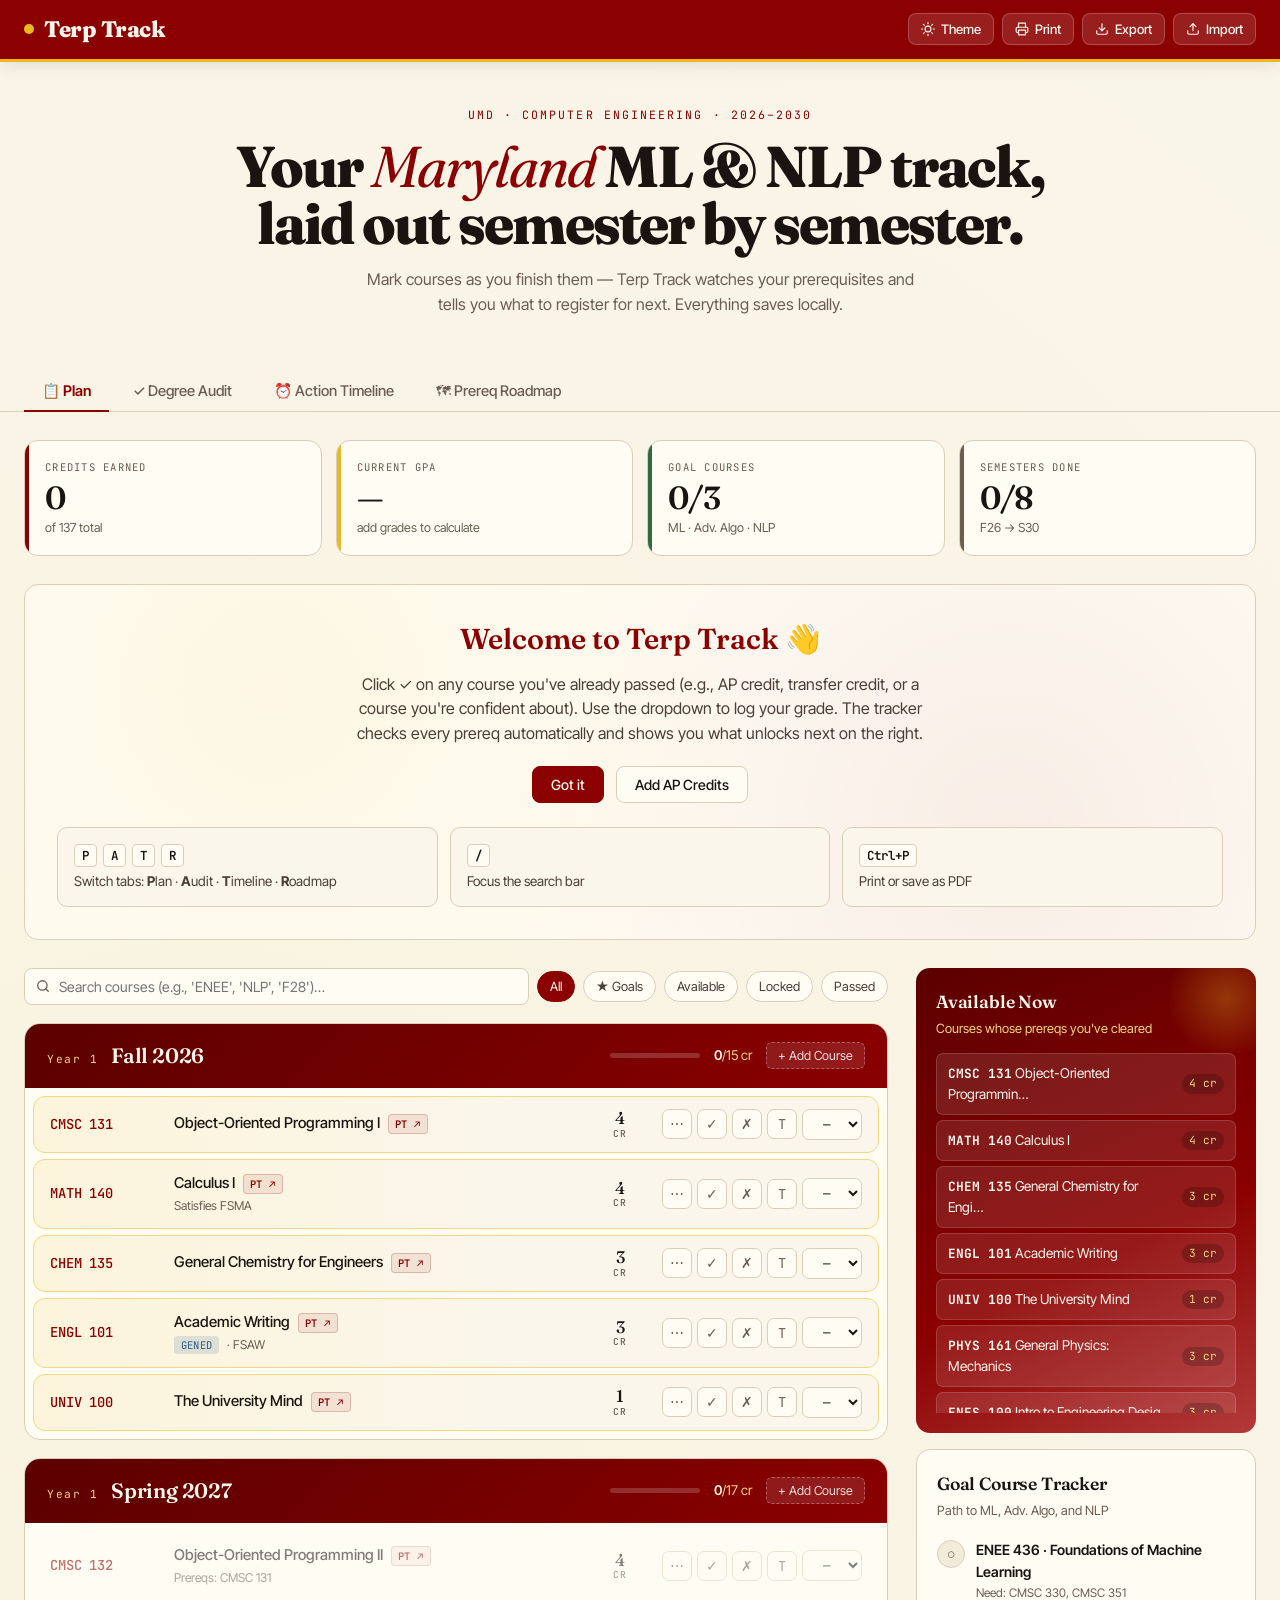
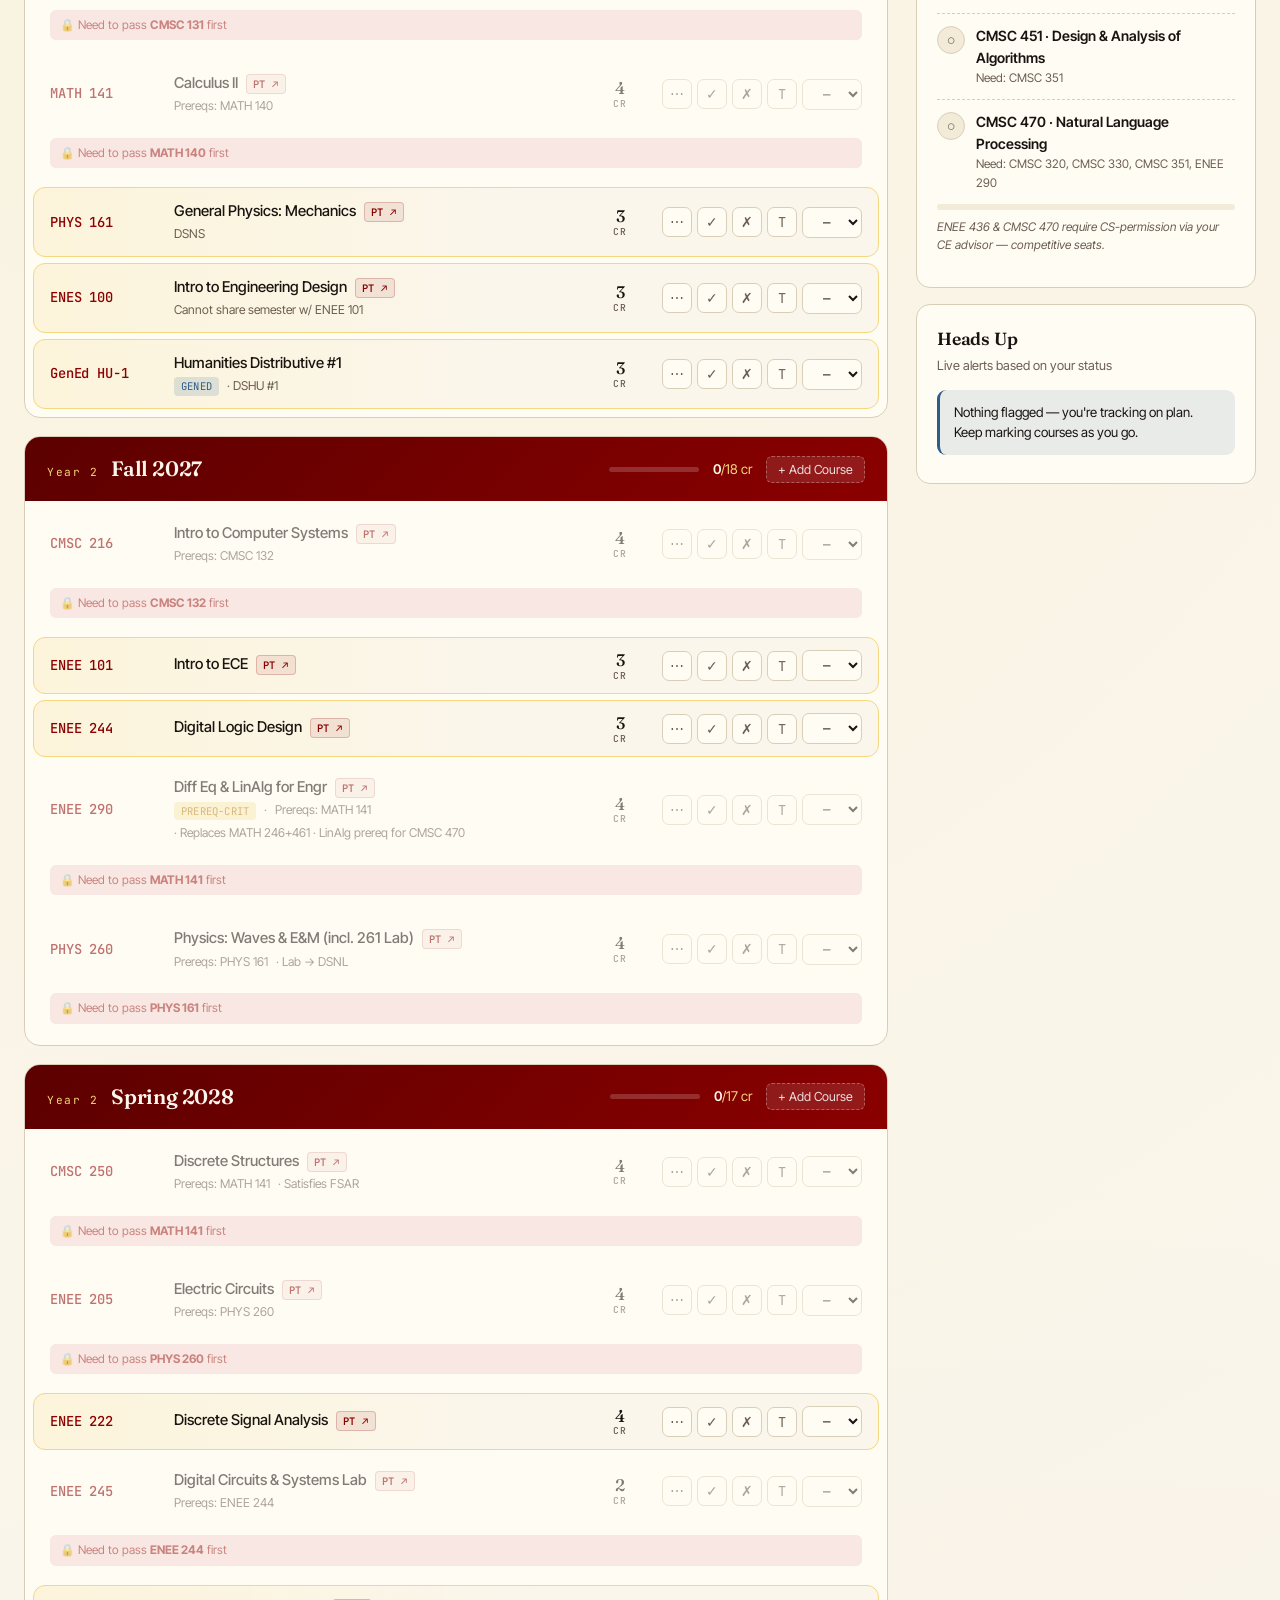
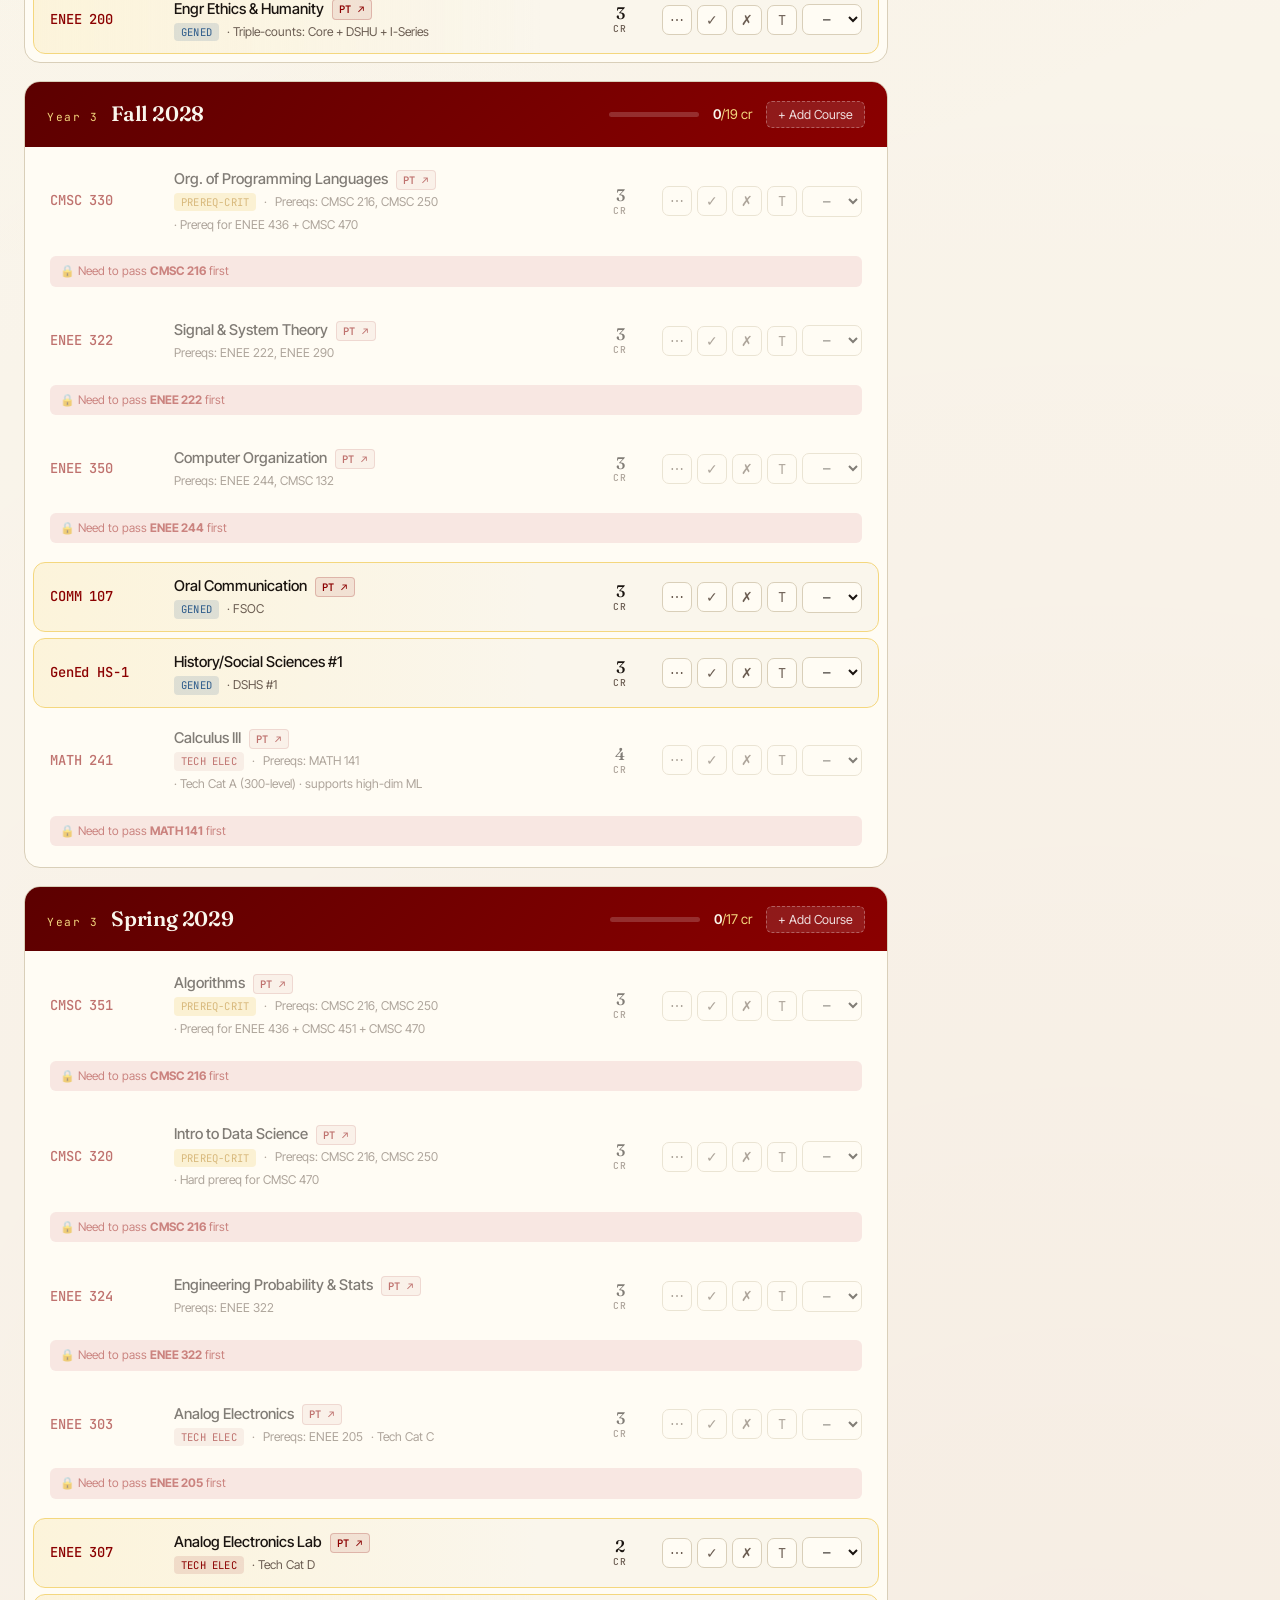
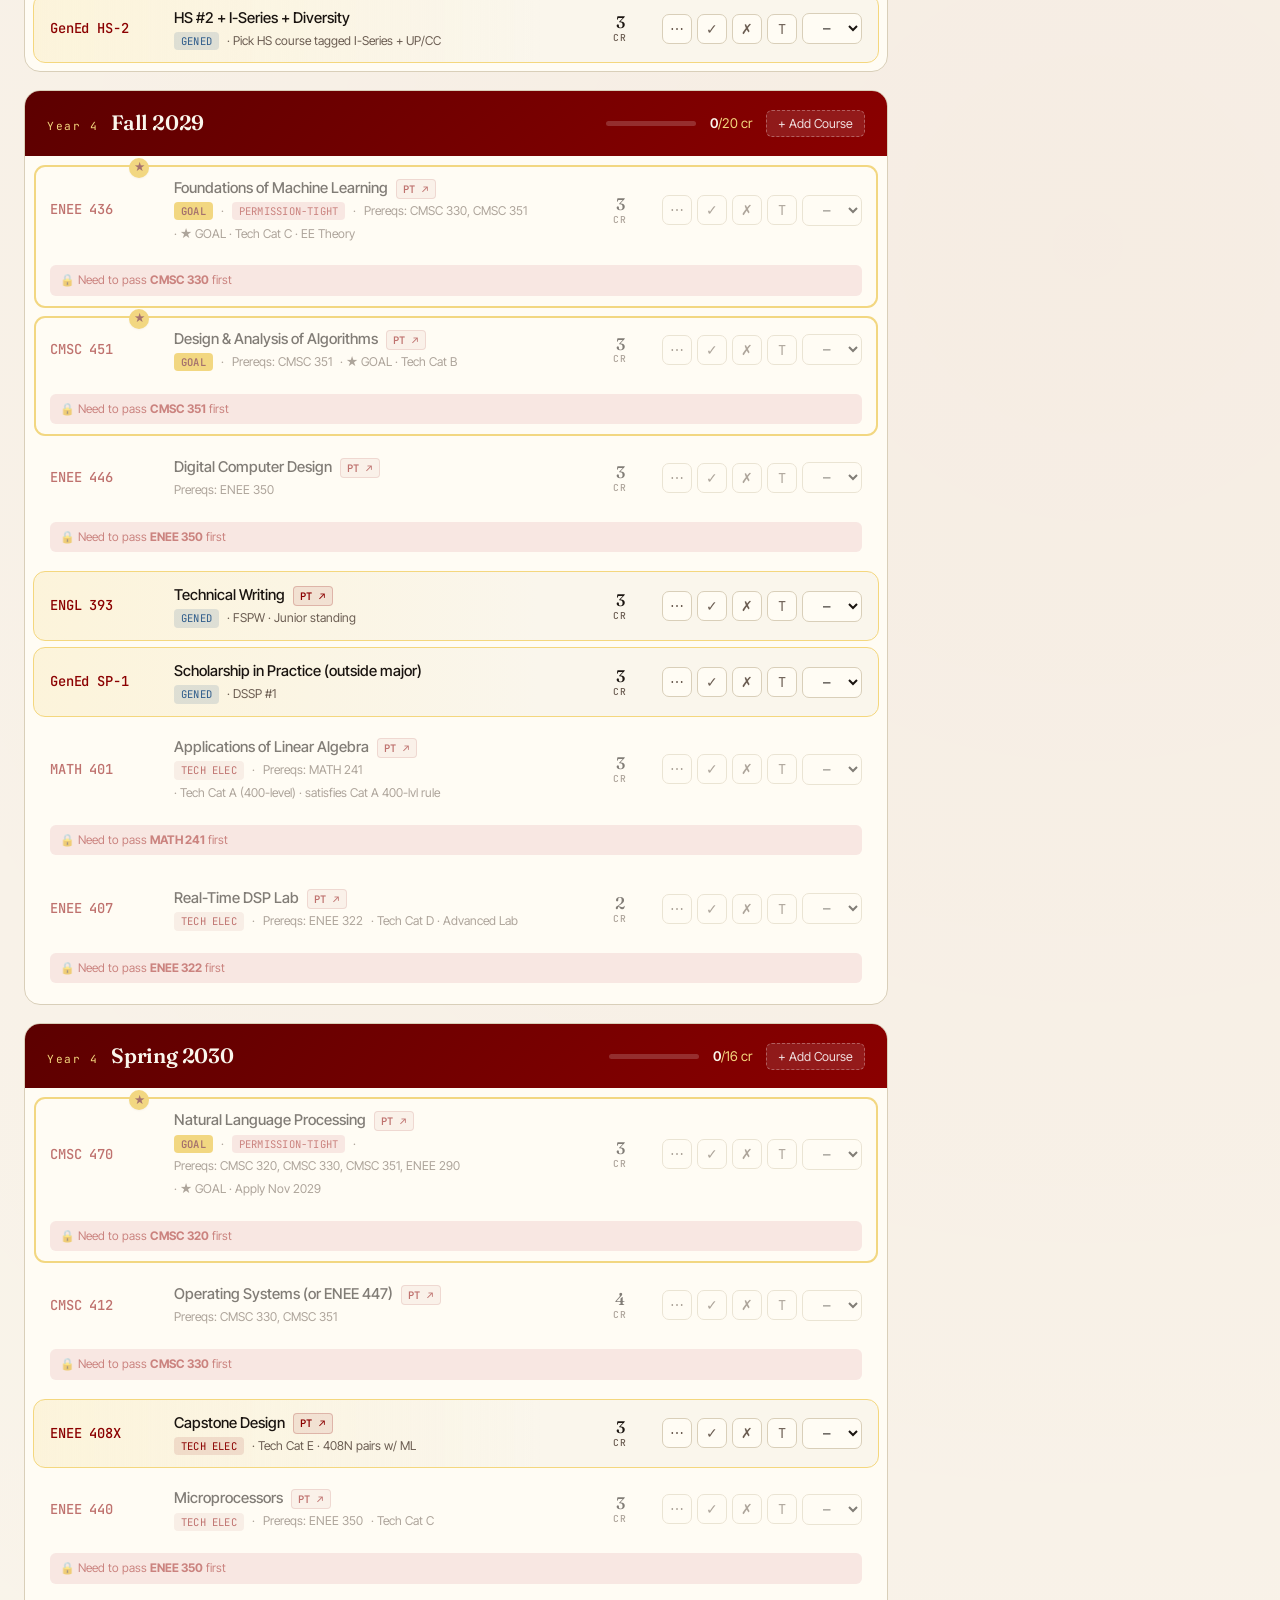
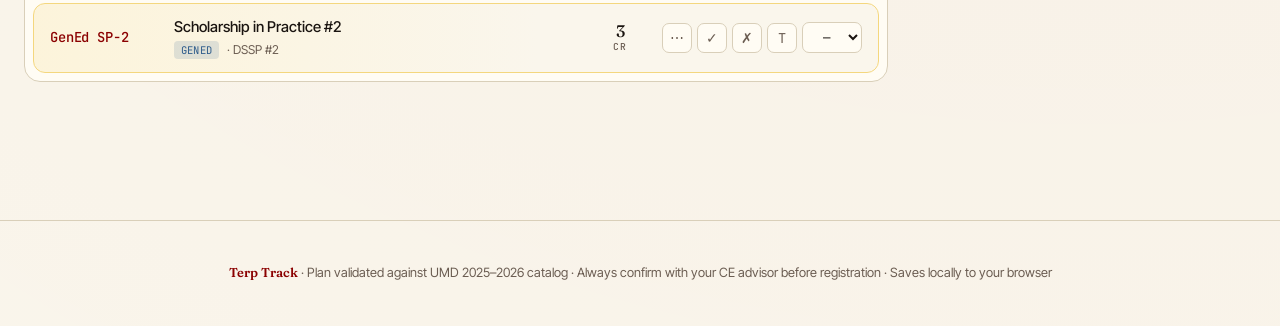
<file: gemini-code-1777345914520.html>
<!DOCTYPE html>
<html lang="en">
<head>
<meta charset="UTF-8">
<meta name="viewport" content="width=device-width, initial-scale=1.0">
<title>Terp Track — UMD CE / ML / NLP Degree Planner</title>
<link rel="preconnect" href="https://fonts.googleapis.com">
<link rel="preconnect" href="https://fonts.gstatic.com" crossorigin>
<link href="https://fonts.googleapis.com/css2?family=Fraunces:ital,opsz,wght@0,9..144,400;0,9..144,500;0,9..144,600;0,9..144,800;1,9..144,400&family=Inter+Tight:wght@400;500;600;700&family=JetBrains+Mono:wght@400;500&display=swap" rel="stylesheet">
<style>
/* ===========================================================
   THEME — light (default) + dark
   =========================================================== */
:root,
[data-theme="light"] {
  --maroon: #8B0000;
  --maroon-deep: #5C0000;
  --maroon-soft: #B33A3A;
  --gold: #E8B923;
  --gold-soft: #F4D77E;
  --cream: #FAF6EC;
  --cream-deep: #F2EBD8;
  --paper: #FFFCF4;
  --ink: #1A1410;
  --ink-soft: #4A3E36;
  --slate: #6B5D52;
  --line: #D9CFB9;
  --line-strong: #B8AC8E;
  --green: #2E6B3F;
  --green-soft: #DCEBD3;
  --amber: #B8821B;
  --amber-soft: #F8E7B8;
  --red: #A02020;
  --red-soft: #F2D6D4;
  --blue: #2E5C8B;
  --shadow-sm: 0 1px 2px rgba(60,40,20,.08);
  --shadow-md: 0 4px 16px rgba(60,40,20,.10);
  --shadow-lg: 0 12px 40px rgba(60,40,20,.14);
  --bg-grad-1: rgba(232,185,35,.06);
  --bg-grad-2: rgba(139,0,0,.04);
}

[data-theme="dark"] {
  --maroon: #C73E3E;
  --maroon-deep: #8B0000;
  --maroon-soft: #FF5F5F;
  --gold: #F4D77E;
  --gold-soft: #FFE9A8;
  --cream: #1A1612;
  --cream-deep: #221E18;
  --paper: #26211A;
  --ink: #F5EFDF;
  --ink-soft: #C9BFA9;
  --slate: #8B8170;
  --line: #3D3528;
  --line-strong: #5C5240;
  --green: #6FBA82;
  --green-soft: #2A4530;
  --amber: #E8B923;
  --amber-soft: #4A3A18;
  --red: #E55A5A;
  --red-soft: #4A1F1F;
  --blue: #5FA3D9;
  --shadow-sm: 0 1px 2px rgba(0,0,0,.3);
  --shadow-md: 0 4px 16px rgba(0,0,0,.35);
  --shadow-lg: 0 12px 40px rgba(0,0,0,.5);
  --bg-grad-1: rgba(232,185,35,.04);
  --bg-grad-2: rgba(199,62,62,.06);
}

/* ===========================================================
   BASE
   =========================================================== */
* { box-sizing: border-box; }
html, body { margin: 0; padding: 0; }
body {
  font-family: 'Inter Tight', -apple-system, BlinkMacSystemFont, 'Segoe UI', sans-serif;
  background: var(--cream);
  color: var(--ink);
  line-height: 1.55;
  min-height: 100vh;
  background-image:
    radial-gradient(circle at 15% 20%, var(--bg-grad-1) 0%, transparent 40%),
    radial-gradient(circle at 85% 75%, var(--bg-grad-2) 0%, transparent 45%);
  -webkit-font-smoothing: antialiased;
  transition: background-color .25s, color .25s;
}

button { font-family: inherit; cursor: pointer; }
input, select { font-family: inherit; }

/* Scrollbar polish */
::-webkit-scrollbar { width: 10px; height: 10px; }
::-webkit-scrollbar-track { background: transparent; }
::-webkit-scrollbar-thumb { background: var(--line); border-radius: 100px; }
::-webkit-scrollbar-thumb:hover { background: var(--line-strong); }

/* ===========================================================
   TOPBAR
   =========================================================== */
.topbar {
  position: sticky;
  top: 0;
  z-index: 50;
  background: var(--maroon);
  color: #FAF6EC;
  padding: 12px 24px;
  display: flex;
  justify-content: space-between;
  align-items: center;
  box-shadow: var(--shadow-md);
  border-bottom: 3px solid var(--gold);
}
.brand {
  font-family: 'Fraunces', serif;
  font-weight: 800;
  font-size: 1.4rem;
  letter-spacing: -0.02em;
  display: flex;
  align-items: center;
  gap: 10px;
}
.brand .dot {
  width: 10px; height: 10px;
  background: var(--gold);
  border-radius: 50%;
}
.topbar-actions {
  display: flex;
  gap: 8px;
  align-items: center;
}
.icon-btn {
  background: rgba(255,255,255,.12);
  border: 1px solid rgba(255,255,255,.2);
  padding: 7px 12px;
  border-radius: 8px;
  font-size: 0.82rem;
  font-weight: 500;
  color: #FAF6EC;
  transition: all .15s;
  display: flex;
  align-items: center;
  gap: 6px;
}
.icon-btn:hover { background: rgba(255,255,255,.22); }
.icon-btn svg { width: 14px; height: 14px; }
@media (max-width: 600px) {
  .icon-btn .label { display: none; }
}

/* ===========================================================
   HERO
   =========================================================== */
.hero {
  padding: 44px 24px 28px;
  max-width: 1280px;
  margin: 0 auto;
  text-align: center;
}
.eyebrow {
  font-family: 'JetBrains Mono', monospace;
  font-size: 0.72rem;
  letter-spacing: 0.18em;
  text-transform: uppercase;
  color: var(--maroon);
  margin-bottom: 14px;
}
h1.hero-title {
  font-family: 'Fraunces', serif;
  font-weight: 800;
  font-size: clamp(2rem, 5vw, 3.6rem);
  line-height: 1;
  letter-spacing: -0.035em;
  margin: 0 0 14px;
  color: var(--ink);
}
h1.hero-title em {
  font-style: italic;
  color: var(--maroon);
  font-weight: 400;
}
.hero-sub {
  font-size: 1rem;
  color: var(--slate);
  max-width: 560px;
  margin: 0 auto;
}

/* ===========================================================
   TABS
   =========================================================== */
.tabs {
  max-width: 1280px;
  margin: 28px auto 0;
  padding: 0 24px;
  display: flex;
  gap: 6px;
  border-bottom: 1px solid var(--line);
  flex-wrap: wrap;
}
.tab {
  background: transparent;
  border: none;
  padding: 10px 18px;
  font-size: 0.92rem;
  font-weight: 500;
  color: var(--slate);
  border-bottom: 2px solid transparent;
  margin-bottom: -1px;
  transition: all .15s;
  display: flex;
  align-items: center;
  gap: 8px;
}
.tab:hover { color: var(--ink); }
.tab.active {
  color: var(--maroon);
  border-bottom-color: var(--maroon);
  font-weight: 600;
}
.tab .count {
  background: var(--cream-deep);
  color: var(--ink-soft);
  font-family: 'JetBrains Mono', monospace;
  font-size: 0.7rem;
  padding: 1px 7px;
  border-radius: 100px;
  font-weight: 500;
}
.tab.active .count {
  background: var(--maroon);
  color: #FAF6EC;
}

/* ===========================================================
   CONTAINER
   =========================================================== */
.container {
  max-width: 1280px;
  margin: 0 auto;
  padding: 28px 24px 80px;
}
.view { display: none; }
.view.active { display: block; }

/* ===========================================================
   STAT BAR
   =========================================================== */
.stat-bar {
  display: grid;
  grid-template-columns: repeat(4, 1fr);
  gap: 14px;
  margin-bottom: 28px;
}
@media (max-width: 800px) {
  .stat-bar { grid-template-columns: repeat(2, 1fr); }
}
.stat {
  background: var(--paper);
  border: 1px solid var(--line);
  border-radius: 14px;
  padding: 18px 20px;
  position: relative;
  overflow: hidden;
}
.stat::before {
  content: '';
  position: absolute;
  top: 0; left: 0;
  width: 4px;
  height: 100%;
  background: var(--maroon);
}
.stat.gold::before { background: var(--gold); }
.stat.green::before { background: var(--green); }
.stat.slate::before { background: var(--slate); }
.stat-label {
  font-family: 'JetBrains Mono', monospace;
  font-size: 0.66rem;
  letter-spacing: 0.12em;
  text-transform: uppercase;
  color: var(--slate);
  margin-bottom: 6px;
}
.stat-value {
  font-family: 'Fraunces', serif;
  font-size: 2rem;
  font-weight: 600;
  line-height: 1;
  letter-spacing: -0.02em;
  color: var(--ink);
}
.stat-detail {
  font-size: 0.78rem;
  color: var(--slate);
  margin-top: 4px;
}

/* ===========================================================
   PLAN VIEW LAYOUT
   =========================================================== */
.plan-grid {
  display: grid;
  grid-template-columns: 1fr 340px;
  gap: 28px;
}
@media (max-width: 1000px) {
  .plan-grid { grid-template-columns: 1fr; }
}

/* ===========================================================
   SECTION HEADERS
   =========================================================== */
.section-rule {
  display: flex; align-items: center; gap: 14px;
  margin-bottom: 18px;
}
.section-rule .line {
  flex: 1; height: 1px; background: var(--line);
}
.section-rule .badge {
  font-family: 'JetBrains Mono', monospace;
  font-size: 0.68rem;
  letter-spacing: 0.15em;
  text-transform: uppercase;
  color: var(--maroon);
  font-weight: 500;
}

/* ===========================================================
   LEGEND + FILTER ROW
   =========================================================== */
.toolbar {
  display: flex;
  flex-wrap: wrap;
  gap: 8px;
  margin-bottom: 18px;
  align-items: center;
}
.search-box {
  flex: 1;
  min-width: 200px;
  position: relative;
}
.search-box input {
  width: 100%;
  padding: 9px 12px 9px 34px;
  border: 1px solid var(--line);
  border-radius: 8px;
  background: var(--paper);
  font-size: 0.88rem;
  color: var(--ink);
}
.search-box input:focus {
  outline: 2px solid var(--gold);
  outline-offset: -1px;
  border-color: var(--gold);
}
.search-box::before {
  content: '';
  position: absolute;
  left: 12px; top: 50%;
  transform: translateY(-50%);
  width: 14px; height: 14px;
  background-image: url("data:image/svg+xml,%3Csvg xmlns='http://www.w3.org/2000/svg' viewBox='0 0 24 24' fill='none' stroke='%236B5D52' stroke-width='2.2' stroke-linecap='round' stroke-linejoin='round'%3E%3Ccircle cx='11' cy='11' r='8'/%3E%3Cpath d='M21 21l-4.35-4.35'/%3E%3C/svg%3E");
}

.filter-chip {
  padding: 7px 12px;
  background: var(--paper);
  border: 1px solid var(--line);
  border-radius: 100px;
  font-size: 0.8rem;
  color: var(--ink-soft);
  transition: all .15s;
}
.filter-chip:hover {
  border-color: var(--maroon);
  color: var(--maroon);
}
.filter-chip.active {
  background: var(--maroon);
  color: #FAF6EC;
  border-color: var(--maroon);
}

/* ===========================================================
   SEMESTER CARD
   =========================================================== */
.semester {
  background: var(--paper);
  border: 1px solid var(--line);
  border-radius: 16px;
  margin-bottom: 18px;
  overflow: hidden;
  transition: box-shadow .2s;
}
.semester:hover { box-shadow: var(--shadow-md); }
.sem-header {
  background: linear-gradient(135deg, var(--maroon-deep) 0%, var(--maroon) 100%);
  color: #FAF6EC;
  padding: 16px 22px;
  display: flex;
  justify-content: space-between;
  align-items: center;
  flex-wrap: wrap;
  gap: 8px;
}
.sem-title {
  font-family: 'Fraunces', serif;
  font-size: 1.3rem;
  font-weight: 600;
  letter-spacing: -0.01em;
  display: flex;
  align-items: baseline;
  gap: 12px;
}
.sem-title .yr {
  font-family: 'JetBrains Mono', monospace;
  font-size: 0.7rem;
  letter-spacing: 0.15em;
  color: var(--gold-soft);
  font-weight: 400;
}
.sem-meta {
  display: flex; gap: 14px; align-items: center;
  font-size: 0.84rem;
  color: var(--gold-soft);
  flex-wrap: wrap;
}
.sem-meta strong { color: #FAF6EC; font-weight: 600; }
.sem-progress {
  width: 90px;
  height: 5px;
  background: rgba(255,255,255,.18);
  border-radius: 100px;
  overflow: hidden;
}
.sem-progress-fill {
  height: 100%;
  background: var(--gold);
  border-radius: 100px;
  transition: width .4s ease;
}

.add-course-btn {
  background: rgba(255,255,255,.1);
  border: 1px dashed rgba(255,255,255,.3);
  color: rgba(255,255,255,.85);
  padding: 5px 11px;
  border-radius: 6px;
  font-size: 0.78rem;
  transition: all .15s;
}
.add-course-btn:hover {
  background: rgba(255,255,255,.2);
  color: #FAF6EC;
}

.courses {
  padding: 8px;
  display: grid;
  grid-template-columns: 1fr;
  gap: 6px;
}

/* ===========================================================
   COURSE ROW
   =========================================================== */
.course {
  display: grid;
  grid-template-columns: 110px 1fr 56px auto;
  align-items: center;
  gap: 14px;
  padding: 12px 16px;
  border-radius: 12px;
  background: var(--cream);
  border: 1px solid transparent;
  transition: all .15s;
  position: relative;
}
.course:hover {
  border-color: var(--line);
  background: var(--paper);
}
.course.locked {
  opacity: 0.55;
  background: transparent;
}
.course.available {
  background: linear-gradient(90deg, rgba(232,185,35,.12) 0%, var(--cream) 60%);
  border-color: var(--gold-soft);
}
.course.passed {
  background: linear-gradient(90deg, rgba(46,107,63,.10) 0%, var(--cream) 60%);
}
.course.passed .code,
.course.passed .title { color: var(--slate); }
.course.failed {
  background: var(--red-soft);
  border-color: var(--red);
}
.course.in-progress {
  background: linear-gradient(90deg, rgba(139,0,0,.08) 0%, var(--cream) 60%);
  border-color: var(--maroon-soft);
}
.course.transfer {
  background: linear-gradient(90deg, rgba(46,92,139,.08) 0%, var(--cream) 60%);
  border-color: var(--blue);
}
.course.goal {
  box-shadow: 0 0 0 2px var(--gold) inset;
}
.course.goal::before {
  content: '★';
  position: absolute;
  top: -7px;
  left: 95px;
  background: var(--gold);
  color: var(--maroon-deep);
  width: 20px;
  height: 20px;
  border-radius: 50%;
  display: flex;
  align-items: center;
  justify-content: center;
  font-size: 0.7rem;
  font-weight: bold;
  box-shadow: var(--shadow-sm);
}

.code {
  font-family: 'JetBrains Mono', monospace;
  font-weight: 500;
  font-size: 0.86rem;
  color: var(--maroon);
  letter-spacing: -0.01em;
}
.title-block { min-width: 0; }
.title {
  font-weight: 500;
  font-size: 0.93rem;
  color: var(--ink);
  margin-bottom: 2px;
}
.meta {
  font-size: 0.76rem;
  color: var(--slate);
  display: flex;
  flex-wrap: wrap;
  gap: 4px 8px;
  align-items: center;
}
.tag {
  display: inline-block;
  padding: 1px 7px;
  background: var(--cream-deep);
  border-radius: 4px;
  font-family: 'JetBrains Mono', monospace;
  font-size: 0.66rem;
  color: var(--ink-soft);
  letter-spacing: 0.02em;
}
.tag.crit { background: var(--amber-soft); color: var(--amber); }
.tag.goal { background: var(--gold); color: var(--maroon-deep); font-weight: 600; }
.tag.gened { background: rgba(46,92,139,.15); color: var(--blue); }
.tag.tech { background: rgba(139,0,0,.10); color: var(--maroon); }
.tag.risk { background: var(--red-soft); color: var(--red); }

.pt-link {
  display: inline-block;
  margin-left: 8px;
  font-family: 'JetBrains Mono', monospace;
  font-size: 0.65rem;
  font-weight: 600;
  letter-spacing: 0.04em;
  color: var(--maroon);
  background: rgba(139,0,0,.08);
  border: 1px solid rgba(139,0,0,.2);
  padding: 1px 6px;
  border-radius: 4px;
  text-decoration: none;
  vertical-align: middle;
  transition: all .15s;
}
.pt-link:hover {
  background: var(--maroon);
  color: #FAF6EC;
  border-color: var(--maroon);
}

.credits {
  font-family: 'Fraunces', serif;
  font-size: 1.05rem;
  color: var(--ink);
  font-weight: 500;
  text-align: center;
  line-height: 1;
}
.credits-label {
  display: block;
  font-family: 'JetBrains Mono', monospace;
  font-size: 0.6rem;
  letter-spacing: 0.1em;
  color: var(--slate);
  text-transform: uppercase;
  margin-top: 2px;
}

.status-controls {
  display: flex;
  gap: 5px;
  align-items: center;
}
.status-btn {
  width: 30px; height: 30px;
  border: 1px solid var(--line);
  background: var(--paper);
  border-radius: 7px;
  cursor: pointer;
  display: flex;
  align-items: center;
  justify-content: center;
  font-family: 'JetBrains Mono', monospace;
  font-size: 0.85rem;
  color: var(--slate);
  transition: all .15s;
  padding: 0;
}
.status-btn:hover {
  border-color: var(--maroon);
  color: var(--maroon);
}
.status-btn.active {
  background: var(--maroon);
  color: #FAF6EC;
  border-color: var(--maroon);
}
.status-btn.passed-active {
  background: var(--green);
  color: white;
  border-color: var(--green);
}
.status-btn.failed-active {
  background: var(--red);
  color: white;
  border-color: var(--red);
}
.status-btn.transfer-active {
  background: var(--blue);
  color: white;
  border-color: var(--blue);
}
.grade-select {
  width: 60px;
  padding: 5px 6px;
  border: 1px solid var(--line);
  border-radius: 7px;
  background: var(--paper);
  font-family: 'JetBrains Mono', monospace;
  font-size: 0.78rem;
  text-align: center;
  color: var(--ink);
}
.grade-select:focus {
  outline: 2px solid var(--gold);
  outline-offset: -1px;
}

.course-action {
  background: transparent;
  border: 1px solid var(--line);
  color: var(--slate);
  width: 26px;
  height: 26px;
  border-radius: 6px;
  font-size: 0.95rem;
  display: flex;
  align-items: center;
  justify-content: center;
  padding: 0;
  margin-left: 4px;
}
.course-action:hover { border-color: var(--red); color: var(--red); }

.why-locked {
  display: none;
  grid-column: 1 / -1;
  font-size: 0.74rem;
  color: var(--red);
  background: var(--red-soft);
  padding: 6px 10px;
  border-radius: 6px;
  margin-top: 8px;
}
.course.locked .why-locked { display: block; }

/* responsive course rows */
@media (max-width: 700px) {
  .course {
    grid-template-columns: 1fr;
    gap: 8px;
  }
  .credits { text-align: left; }
  .credits-label { display: inline; margin-left: 4px; }
  .status-controls { justify-content: flex-start; flex-wrap: wrap; }
}

/* ===========================================================
   SIDEBAR
   =========================================================== */
.sidebar { align-self: start; }
.panel {
  background: var(--paper);
  border: 1px solid var(--line);
  border-radius: 14px;
  padding: 20px;
  margin-bottom: 16px;
}
.panel h3 {
  font-family: 'Fraunces', serif;
  font-size: 1.1rem;
  font-weight: 600;
  margin: 0 0 4px;
  color: var(--ink);
  letter-spacing: -0.01em;
}
.panel p.lead {
  font-size: 0.8rem;
  color: var(--slate);
  margin: 0 0 14px;
}

.next-up {
  background: linear-gradient(155deg, var(--maroon-deep) 0%, var(--maroon) 60%, var(--maroon-soft) 100%);
  color: #FAF6EC;
  border: none;
  position: relative;
  overflow: hidden;
}
.next-up::after {
  content: '';
  position: absolute;
  top: -40px; right: -40px;
  width: 140px; height: 140px;
  background: radial-gradient(circle, var(--gold) 0%, transparent 60%);
  opacity: 0.3;
  border-radius: 50%;
}
.next-up h3, .next-up p.lead { color: #FAF6EC; position: relative; }
.next-up p.lead { color: var(--gold-soft); }

.next-list {
  list-style: none;
  padding: 0;
  margin: 0;
  position: relative;
  max-height: 360px;
  overflow-y: auto;
}
.next-list li {
  padding: 9px 11px;
  background: rgba(255,255,255,.10);
  border-radius: 7px;
  margin-bottom: 5px;
  font-size: 0.85rem;
  border: 1px solid rgba(255,255,255,.15);
  display: flex;
  justify-content: space-between;
  align-items: center;
  gap: 8px;
}
.next-list li strong {
  font-family: 'JetBrains Mono', monospace;
  font-size: 0.8rem;
}
.next-list .credits-mini {
  font-family: 'JetBrains Mono', monospace;
  font-size: 0.7rem;
  color: var(--gold-soft);
  background: rgba(0,0,0,.2);
  padding: 1px 7px;
  border-radius: 100px;
  flex-shrink: 0;
}
.next-list .empty {
  color: var(--gold-soft);
  font-style: italic;
  padding: 8px 0;
  text-align: center;
  background: none;
  border: none;
}

/* goal tracker */
.goal-row {
  display: flex;
  align-items: flex-start;
  gap: 11px;
  padding: 11px 0;
  border-bottom: 1px dashed var(--line);
}
.goal-row:last-child { border-bottom: none; padding-bottom: 0; }
.goal-row:first-child { padding-top: 4px; }
.goal-icon {
  width: 28px; height: 28px;
  flex-shrink: 0;
  border-radius: 50%;
  display: flex;
  align-items: center;
  justify-content: center;
  font-family: 'JetBrains Mono', monospace;
  font-size: 0.9rem;
  background: var(--cream-deep);
  color: var(--slate);
  border: 1px solid var(--line);
  margin-top: 1px;
}
.goal-icon.ready { background: var(--gold); color: var(--maroon-deep); border-color: var(--gold); }
.goal-icon.done { background: var(--green); color: white; border-color: var(--green); }
.goal-icon.in-prog { background: var(--maroon); color: white; border-color: var(--maroon); }
.goal-info { flex: 1; min-width: 0; }
.goal-name { font-weight: 600; font-size: 0.88rem; }
.goal-status { font-size: 0.74rem; color: var(--slate); margin-top: 1px; }
.goal-status.ready { color: var(--amber); font-weight: 500; }
.goal-status.done { color: var(--green); font-weight: 500; }
.goal-status.in-prog { color: var(--maroon); font-weight: 500; }

/* progress bar */
.progress {
  height: 6px;
  background: var(--cream-deep);
  border-radius: 100px;
  overflow: hidden;
  margin-top: 12px;
}
.progress-fill {
  height: 100%;
  background: linear-gradient(90deg, var(--maroon) 0%, var(--gold) 100%);
  border-radius: 100px;
  transition: width .4s ease;
}

/* alerts */
.alert {
  padding: 12px 14px;
  border-radius: 9px;
  background: var(--amber-soft);
  border-left: 3px solid var(--amber);
  font-size: 0.83rem;
  color: var(--ink);
  margin-bottom: 8px;
}
.alert.danger { background: var(--red-soft); border-left-color: var(--red); }
.alert.success { background: var(--green-soft); border-left-color: var(--green); }
.alert.info { background: rgba(46,92,139,.10); border-left-color: var(--blue); }
.alert strong { color: var(--ink); }

/* ===========================================================
   AUDIT VIEW
   =========================================================== */
.audit-grid {
  display: grid;
  grid-template-columns: 1fr 1fr;
  gap: 24px;
}
@media (max-width: 800px) {
  .audit-grid { grid-template-columns: 1fr; }
}
.audit-card {
  background: var(--paper);
  border: 1px solid var(--line);
  border-radius: 14px;
  padding: 22px;
}
.audit-card h3 {
  font-family: 'Fraunces', serif;
  font-size: 1.2rem;
  font-weight: 600;
  margin: 0 0 14px;
  color: var(--maroon);
}
.audit-line {
  display: flex;
  align-items: center;
  gap: 10px;
  padding: 8px 0;
  border-bottom: 1px solid var(--line);
  font-size: 0.88rem;
}
.audit-line:last-child { border-bottom: none; }
.audit-line .check {
  width: 22px; height: 22px;
  border-radius: 50%;
  background: var(--cream-deep);
  border: 1px solid var(--line);
  flex-shrink: 0;
  display: flex;
  align-items: center;
  justify-content: center;
  font-size: 0.78rem;
  color: var(--slate);
}
.audit-line.done .check {
  background: var(--green);
  border-color: var(--green);
  color: white;
}
.audit-line.partial .check {
  background: var(--amber);
  border-color: var(--amber);
  color: white;
}
.audit-line .name { flex: 1; min-width: 0; }
.audit-line .status {
  font-family: 'JetBrains Mono', monospace;
  font-size: 0.74rem;
  color: var(--slate);
  flex-shrink: 0;
}

.audit-summary {
  background: linear-gradient(135deg, var(--maroon-deep) 0%, var(--maroon) 100%);
  color: #FAF6EC;
  padding: 28px;
  border-radius: 14px;
  margin-bottom: 24px;
  display: grid;
  grid-template-columns: 2fr 1fr;
  gap: 24px;
  align-items: center;
}
@media (max-width: 700px) { .audit-summary { grid-template-columns: 1fr; } }
.audit-summary h2 {
  font-family: 'Fraunces', serif;
  font-size: 1.6rem;
  margin: 0 0 6px;
  font-weight: 600;
}
.audit-summary p {
  margin: 0;
  font-size: 0.94rem;
  color: var(--gold-soft);
}
.audit-percent {
  text-align: center;
}
.audit-percent .big {
  font-family: 'Fraunces', serif;
  font-size: 3.5rem;
  font-weight: 600;
  line-height: 1;
  color: var(--gold);
}
.audit-percent .label {
  font-family: 'JetBrains Mono', monospace;
  font-size: 0.7rem;
  letter-spacing: 0.15em;
  color: var(--gold-soft);
  text-transform: uppercase;
  margin-top: 6px;
}

/* ===========================================================
   TIMELINE VIEW
   =========================================================== */
.timeline-rail {
  position: relative;
  padding-left: 28px;
}
.timeline-rail::before {
  content: '';
  position: absolute;
  left: 8px;
  top: 0;
  bottom: 0;
  width: 2px;
  background: linear-gradient(to bottom, var(--maroon) 0%, var(--gold) 100%);
}
.timeline-event {
  position: relative;
  margin-bottom: 18px;
}
.timeline-event::before {
  content: '';
  position: absolute;
  left: -25px;
  top: 6px;
  width: 12px; height: 12px;
  border-radius: 50%;
  background: var(--maroon);
  border: 3px solid var(--cream);
  box-shadow: 0 0 0 1px var(--maroon);
}
.timeline-event.upcoming::before { background: var(--gold); box-shadow: 0 0 0 1px var(--gold); }
.timeline-event.past::before { background: var(--green); box-shadow: 0 0 0 1px var(--green); }
.timeline-event.critical::before { background: var(--red); box-shadow: 0 0 0 1px var(--red); }
.timeline-card {
  background: var(--paper);
  border: 1px solid var(--line);
  border-radius: 12px;
  padding: 14px 18px;
}
.timeline-date {
  font-family: 'JetBrains Mono', monospace;
  font-size: 0.7rem;
  letter-spacing: 0.1em;
  color: var(--maroon);
  text-transform: uppercase;
  margin-bottom: 4px;
}
.timeline-title {
  font-weight: 600;
  font-size: 1rem;
  margin-bottom: 4px;
}
.timeline-desc {
  font-size: 0.85rem;
  color: var(--ink-soft);
  line-height: 1.5;
}

/* ===========================================================
   ROADMAP VIEW
   =========================================================== */
.roadmap-svg {
  width: 100%;
  background: var(--paper);
  border: 1px solid var(--line);
  border-radius: 14px;
  padding: 20px;
  overflow-x: auto;
}
.roadmap-svg svg {
  display: block;
  min-width: 700px;
  width: 100%;
}
.node-rect {
  fill: var(--paper);
  stroke: var(--line-strong);
  stroke-width: 1.5;
  rx: 6;
  cursor: pointer;
}
.node-rect.passed { fill: var(--green-soft); stroke: var(--green); }
.node-rect.in-progress { fill: rgba(139,0,0,.10); stroke: var(--maroon); }
.node-rect.available { fill: var(--amber-soft); stroke: var(--gold); }
.node-rect.failed { fill: var(--red-soft); stroke: var(--red); }
.node-rect.goal {
  stroke-width: 3;
  stroke: var(--gold);
  filter: drop-shadow(0 2px 4px rgba(232,185,35,.4));
}
.node-text {
  font-family: 'JetBrains Mono', monospace;
  font-size: 11px;
  fill: var(--ink);
  pointer-events: none;
  font-weight: 500;
}
.node-text.muted { fill: var(--slate); font-weight: 400; }
.edge {
  fill: none;
  stroke: var(--line-strong);
  stroke-width: 1.5;
  marker-end: url(#arrow);
}
.edge.satisfied { stroke: var(--green); }
.edge.blocked { stroke: var(--red); stroke-dasharray: 4 3; }

/* ===========================================================
   MODAL
   =========================================================== */
.modal-backdrop {
  position: fixed;
  inset: 0;
  background: rgba(0,0,0,.45);
  display: none;
  align-items: center;
  justify-content: center;
  z-index: 200;
  padding: 20px;
}
.modal-backdrop.open { display: flex; }
.modal {
  background: var(--paper);
  border-radius: 14px;
  padding: 24px;
  max-width: 460px;
  width: 100%;
  box-shadow: var(--shadow-lg);
  max-height: 90vh;
  overflow-y: auto;
}
.modal h3 {
  font-family: 'Fraunces', serif;
  font-size: 1.3rem;
  margin: 0 0 14px;
  color: var(--ink);
}
.modal label {
  display: block;
  font-size: 0.8rem;
  font-weight: 500;
  color: var(--ink-soft);
  margin-top: 12px;
  margin-bottom: 4px;
  font-family: 'JetBrains Mono', monospace;
  letter-spacing: 0.05em;
  text-transform: uppercase;
}
.modal input[type="text"], .modal input[type="number"], .modal select, .modal textarea {
  width: 100%;
  padding: 9px 12px;
  border: 1px solid var(--line);
  border-radius: 8px;
  background: var(--cream);
  font-size: 0.92rem;
  color: var(--ink);
  font-family: inherit;
}
.modal input:focus, .modal select:focus, .modal textarea:focus {
  outline: 2px solid var(--gold);
  outline-offset: -1px;
}
.modal-actions {
  display: flex;
  gap: 10px;
  justify-content: flex-end;
  margin-top: 22px;
}
.btn {
  padding: 9px 18px;
  border: 1px solid var(--line);
  background: var(--paper);
  color: var(--ink);
  border-radius: 8px;
  font-size: 0.88rem;
  font-weight: 500;
  cursor: pointer;
  transition: all .15s;
}
.btn:hover { border-color: var(--maroon); }
.btn.primary {
  background: var(--maroon);
  color: #FAF6EC;
  border-color: var(--maroon);
}
.btn.primary:hover { background: var(--maroon-deep); }
.btn.danger {
  background: var(--red);
  color: white;
  border-color: var(--red);
}

/* ===========================================================
   ONBOARDING
   =========================================================== */
.welcome-card {
  background: var(--paper);
  border: 1px solid var(--line);
  border-radius: 14px;
  padding: 32px;
  margin-bottom: 28px;
  text-align: center;
  background-image: 
    radial-gradient(circle at 20% 30%, rgba(232,185,35,.08), transparent 50%),
    radial-gradient(circle at 80% 70%, rgba(139,0,0,.06), transparent 50%);
}
.welcome-card h2 {
  font-family: 'Fraunces', serif;
  font-size: 1.8rem;
  font-weight: 600;
  margin: 0 0 10px;
  color: var(--maroon);
}
.welcome-card p {
  font-size: 1rem;
  color: var(--ink-soft);
  max-width: 580px;
  margin: 0 auto 20px;
}
.welcome-actions {
  display: flex;
  gap: 12px;
  justify-content: center;
  flex-wrap: wrap;
}
.welcome-shortcuts {
  display: grid;
  grid-template-columns: repeat(auto-fit, minmax(240px, 1fr));
  gap: 12px;
  margin-top: 24px;
  text-align: left;
}
.shortcut {
  background: var(--cream);
  border: 1px solid var(--line);
  border-radius: 10px;
  padding: 14px 16px;
}
.shortcut .key {
  font-family: 'JetBrains Mono', monospace;
  font-size: 0.78rem;
  background: var(--paper);
  border: 1px solid var(--line);
  padding: 2px 7px;
  border-radius: 4px;
  margin-right: 6px;
  font-weight: 600;
}
.shortcut p {
  font-size: 0.84rem;
  color: var(--ink-soft);
  margin: 4px 0 0;
}

/* ===========================================================
   MISC
   =========================================================== */
.footer {
  text-align: center;
  padding: 30px 20px;
  color: var(--slate);
  font-size: 0.8rem;
  border-top: 1px solid var(--line);
  margin-top: 40px;
}
.footer em {
  font-family: 'Fraunces', serif;
  color: var(--maroon);
  font-style: normal;
  font-weight: 600;
}

.save-indicator {
  position: fixed;
  bottom: 20px;
  right: 20px;
  background: var(--green);
  color: white;
  padding: 9px 16px;
  border-radius: 100px;
  font-size: 0.84rem;
  font-weight: 500;
  box-shadow: var(--shadow-lg);
  opacity: 0;
  transform: translateY(20px);
  transition: all .3s;
  pointer-events: none;
  z-index: 300;
}
.save-indicator.show {
  opacity: 1;
  transform: translateY(0);
}

/* print styles */
@media print {
  .topbar, .tabs, .sidebar, .toolbar, .footer, .save-indicator,
  .modal-backdrop, .add-course-btn, .course-action, .status-controls,
  .welcome-card { display: none !important; }
  body { background: white; color: black; }
  .container { padding: 0; max-width: 100%; }
  .plan-grid { grid-template-columns: 1fr; }
  .semester { break-inside: avoid; box-shadow: none; }
  .stat-bar { break-inside: avoid; }
}
</style>
</head>
<body data-theme="light">

<div class="topbar">
  <div class="brand"><span class="dot"></span>Terp Track</div>
  <div class="topbar-actions">
    <button class="icon-btn" id="theme-toggle" title="Toggle dark mode">
      <svg id="theme-icon" viewBox="0 0 24 24" fill="none" stroke="currentColor" stroke-width="2" stroke-linecap="round" stroke-linejoin="round"><circle cx="12" cy="12" r="5"/><path d="M12 1v2M12 21v2M4.22 4.22l1.42 1.42M18.36 18.36l1.42 1.42M1 12h2M21 12h2M4.22 19.78l1.42-1.42M18.36 5.64l1.42-1.42"/></svg>
      <span class="label">Theme</span>
    </button>
    <button class="icon-btn" onclick="window.print()" title="Print or save as PDF">
      <svg viewBox="0 0 24 24" fill="none" stroke="currentColor" stroke-width="2" stroke-linecap="round" stroke-linejoin="round"><polyline points="6 9 6 2 18 2 18 9"/><path d="M6 18H4a2 2 0 0 1-2-2v-5a2 2 0 0 1 2-2h16a2 2 0 0 1 2 2v5a2 2 0 0 1-2 2h-2"/><rect x="6" y="14" width="12" height="8"/></svg>
      <span class="label">Print</span>
    </button>
    <button class="icon-btn" onclick="exportData()" title="Export your data">
      <svg viewBox="0 0 24 24" fill="none" stroke="currentColor" stroke-width="2" stroke-linecap="round" stroke-linejoin="round"><path d="M21 15v4a2 2 0 0 1-2 2H5a2 2 0 0 1-2-2v-4"/><polyline points="7 10 12 15 17 10"/><line x1="12" y1="15" x2="12" y2="3"/></svg>
      <span class="label">Export</span>
    </button>
    <button class="icon-btn" onclick="openImport()" title="Import data">
      <svg viewBox="0 0 24 24" fill="none" stroke="currentColor" stroke-width="2" stroke-linecap="round" stroke-linejoin="round"><path d="M21 15v4a2 2 0 0 1-2 2H5a2 2 0 0 1-2-2v-4"/><polyline points="17 8 12 3 7 8"/><line x1="12" y1="3" x2="12" y2="15"/></svg>
      <span class="label">Import</span>
    </button>
    <input type="file" id="import-file" style="display:none" accept=".json">
  </div>
</div>

<div class="hero">
  <div class="eyebrow">UMD · Computer Engineering · 2026–2030</div>
  <h1 class="hero-title">Your <em>Maryland</em> ML &amp; NLP track,<br>laid out semester by semester.</h1>
  <p class="hero-sub">Mark courses as you finish them — Terp Track watches your prerequisites and tells you what to register for next. Everything saves locally.</p>
</div>

<div class="tabs" role="tablist">
  <button class="tab active" data-tab="plan">📋 Plan</button>
  <button class="tab" data-tab="audit">✓ Degree Audit</button>
  <button class="tab" data-tab="timeline">⏰ Action Timeline</button>
  <button class="tab" data-tab="roadmap">🗺 Prereq Roadmap</button>
</div>

<div class="container">

  <div class="stat-bar" id="stat-bar">
    <div class="stat">
      <div class="stat-label">Credits Earned</div>
      <div class="stat-value" id="stat-credits">0</div>
      <div class="stat-detail" id="stat-credits-detail">of 137 total</div>
    </div>
    <div class="stat gold">
      <div class="stat-label">Current GPA</div>
      <div class="stat-value" id="stat-gpa">—</div>
      <div class="stat-detail" id="stat-gpa-detail">add grades to calculate</div>
    </div>
    <div class="stat green">
      <div class="stat-label">Goal Courses</div>
      <div class="stat-value" id="stat-goals">0/3</div>
      <div class="stat-detail">ML · Adv. Algo · NLP</div>
    </div>
    <div class="stat slate">
      <div class="stat-label">Semesters Done</div>
      <div class="stat-value" id="stat-sems">0/8</div>
      <div class="stat-detail">F26 → S30</div>
    </div>
  </div>

  <div class="view active" id="view-plan">
    <div id="welcome-card" class="welcome-card" style="display:none">
      <h2>Welcome to Terp Track 👋</h2>
      <p>Click ✓ on any course you've already passed (e.g., AP credit, transfer credit, or a course you're confident about). Use the dropdown to log your grade. The tracker checks every prereq automatically and shows you what unlocks next on the right.</p>
      <div class="welcome-actions">
        <button class="btn primary" onclick="dismissWelcome()">Got it</button>
        <button class="btn" onclick="quickStartAP()">Add AP Credits</button>
      </div>
      <div class="welcome-shortcuts">
        <div class="shortcut">
          <span class="key">P</span><span class="key">A</span><span class="key">T</span><span class="key">R</span>
          <p>Switch tabs: <strong>P</strong>lan · <strong>A</strong>udit · <strong>T</strong>imeline · <strong>R</strong>oadmap</p>
        </div>
        <div class="shortcut">
          <span class="key">/</span>
          <p>Focus the search bar</p>
        </div>
        <div class="shortcut">
          <span class="key">Ctrl+P</span>
          <p>Print or save as PDF</p>
        </div>
      </div>
    </div>

    <div class="plan-grid">
      <div class="main">
        <div class="toolbar">
          <div class="search-box">
            <input type="text" id="search-input" placeholder="Search courses (e.g., 'ENEE', 'NLP', 'F28')…">
          </div>
          <button class="filter-chip active" data-filter="all">All</button>
          <button class="filter-chip" data-filter="goal">★ Goals</button>
          <button class="filter-chip" data-filter="available">Available</button>
          <button class="filter-chip" data-filter="locked">Locked</button>
          <button class="filter-chip" data-filter="passed">Passed</button>
        </div>

        <div id="semesters-container"></div>
      </div>

      <div class="sidebar">
        <div class="panel next-up">
          <h3>Available Now</h3>
          <p class="lead">Courses whose prereqs you've cleared</p>
          <ul class="next-list" id="next-list"></ul>
        </div>

        <div class="panel">
          <h3>Goal Course Tracker</h3>
          <p class="lead">Path to ML, Adv. Algo, and NLP</p>
          <div id="goal-tracker"></div>
          <div class="progress"><div class="progress-fill" id="overall-progress"></div></div>
          <p style="font-size:.74rem;color:var(--slate);margin-top:8px;font-style:italic">ENEE 436 &amp; CMSC 470 require CS-permission via your CE advisor — competitive seats.</p>
        </div>

        <div class="panel">
          <h3>Heads Up</h3>
          <p class="lead">Live alerts based on your status</p>
          <div id="alerts-container"></div>
        </div>
      </div>
    </div>
  </div>

  <div class="view" id="view-audit">
    <div class="audit-summary">
      <div>
        <h2 id="audit-headline">Building Your Degree</h2>
        <p id="audit-tagline">Mark courses to track progress against the 130-credit CE requirement.</p>
      </div>
      <div class="audit-percent">
        <div class="big" id="audit-percent">0%</div>
        <div class="label">complete</div>
      </div>
    </div>
    <div class="audit-grid">
      <div class="audit-card">
        <h3>CE Major Core</h3>
        <div id="audit-core"></div>
      </div>
      <div class="audit-card">
        <h3>General Education</h3>
        <div id="audit-gened"></div>
      </div>
      <div class="audit-card">
        <h3>Tech Electives (Cat A–F)</h3>
        <div id="audit-tech"></div>
      </div>
      <div class="audit-card">
        <h3>Goal Courses</h3>
        <div id="audit-goals"></div>
      </div>
    </div>
  </div>

  <div class="view" id="view-timeline">
    <div class="section-rule">
      <span class="badge">Critical Action Items</span>
      <span class="line"></span>
    </div>
    <div class="timeline-rail" id="timeline-rail"></div>
  </div>

  <div class="view" id="view-roadmap">
    <div class="section-rule">
      <span class="badge">Prerequisite Dependency Map</span>
      <span class="line"></span>
    </div>
    <p style="color:var(--slate);font-size:.9rem;margin-bottom:18px">Visual prerequisite chain to your three goal courses. Green = passed, gold = available now, red dashed = blocked.</p>
    <div class="roadmap-svg" id="roadmap-container"></div>
  </div>

</div>

<div class="modal-backdrop" id="add-course-modal">
  <div class="modal">
    <h3 id="add-course-title">Add Custom Course</h3>
    <label>Course Code</label>
    <input type="text" id="ac-code" placeholder="e.g., MATH 241">
    <label>Title</label>
    <input type="text" id="ac-title" placeholder="e.g., Calculus III">
    <label>Credits</label>
    <input type="number" id="ac-credits" min="1" max="6" value="3">
    <label>Notes (optional)</label>
    <input type="text" id="ac-note" placeholder="e.g., Tech Elective Cat A">
    <div class="modal-actions">
      <button class="btn" onclick="closeAddCourse()">Cancel</button>
      <button class="btn primary" onclick="saveCustomCourse()">Add Course</button>
    </div>
  </div>
</div>

<div class="footer">
  <p><em>Terp Track</em> · Plan validated against UMD 2025–2026 catalog · Always confirm with your CE advisor before registration · Saves locally to your browser</p>
</div>

<div class="save-indicator" id="save-indicator">Saved</div>

<script>
'use strict';
/* ============================================================
   DATA MODEL
   ============================================================ */
const SCHEDULE = [
  {
    id: "F26", name: "Fall 2026", year: "Year 1",
    courses: [
      { code: "CMSC 131", title: "Object-Oriented Programming I", cr: 4, prereqs: [], coreqs: [], kind: "core", category: "ce-core" },
      { code: "MATH 140", title: "Calculus I",                    cr: 4, prereqs: [], coreqs: [], kind: "core", category: "ce-core", note: "Satisfies FSMA" },
      { code: "CHEM 135", title: "General Chemistry for Engineers",cr: 3, prereqs: [], coreqs: [], kind: "core", category: "ce-core" },
      { code: "ENGL 101", title: "Academic Writing",               cr: 3, prereqs: [], coreqs: [], kind: "gened", category: "gened-fsaw", note: "FSAW" },
      { code: "UNIV 100", title: "The University Mind",            cr: 1, prereqs: [], coreqs: [], kind: "core", category: "ce-core" },
    ]
  },
  {
    id: "S27", name: "Spring 2027", year: "Year 1",
    courses: [
      { code: "CMSC 132", title: "Object-Oriented Programming II",cr: 4, prereqs: ["CMSC 131"], coreqs: [], kind: "core", category: "ce-core" },
      { code: "MATH 141", title: "Calculus II",                    cr: 4, prereqs: ["MATH 140"], coreqs: [], kind: "core", category: "ce-core" },
      { code: "PHYS 161", title: "General Physics: Mechanics",     cr: 3, prereqs: [], coreqs: ["MATH 141"], kind: "core", category: "ce-core", note: "DSNS" },
      { code: "ENES 100", title: "Intro to Engineering Design",    cr: 3, prereqs: [], coreqs: [], kind: "core", category: "ce-core", note: "Cannot share semester w/ ENEE 101" },
      { code: "GenEd HU-1", title: "Humanities Distributive #1",   cr: 3, prereqs: [], coreqs: [], kind: "gened", category: "gened-dshu", note: "DSHU #1" },
    ]
  },
  {
    id: "F27", name: "Fall 2027", year: "Year 2",
    courses: [
      { code: "CMSC 216", title: "Intro to Computer Systems",      cr: 4, prereqs: ["CMSC 132"], coreqs: [], kind: "core", category: "ce-core" },
      { code: "ENEE 101", title: "Intro to ECE",                   cr: 3, prereqs: [], coreqs: ["MATH 140"], kind: "core", category: "ce-core" },
      { code: "ENEE 244", title: "Digital Logic Design",           cr: 3, prereqs: [], coreqs: ["CMSC 132"], kind: "core", category: "ce-core" },
      { code: "ENEE 290", title: "Diff Eq & LinAlg for Engr",      cr: 4, prereqs: ["MATH 141"], coreqs: [], kind: "critical", category: "ce-core", note: "Replaces MATH 246+461 · LinAlg prereq for CMSC 470" },
      { code: "PHYS 260", title: "Physics: Waves & E&M (incl. 261 Lab)",cr: 4, prereqs: ["PHYS 161"], coreqs: [], kind: "core", category: "ce-core", note: "Lab → DSNL" },
    ]
  },
  {
    id: "S28", name: "Spring 2028", year: "Year 2",
    courses: [
      { code: "CMSC 250", title: "Discrete Structures",            cr: 4, prereqs: ["MATH 141"], coreqs: [], kind: "core", category: "ce-core", note: "Satisfies FSAR" },
      { code: "ENEE 205", title: "Electric Circuits",              cr: 4, prereqs: ["PHYS 260"], coreqs: ["ENEE 290"], kind: "core", category: "ce-core" },
      { code: "ENEE 222", title: "Discrete Signal Analysis",       cr: 4, prereqs: [], coreqs: ["ENEE 290"], kind: "core", category: "ce-core" },
      { code: "ENEE 245", title: "Digital Circuits & Systems Lab", cr: 2, prereqs: ["ENEE 244"], coreqs: [], kind: "core", category: "ce-core" },
      { code: "ENEE 200", title: "Engr Ethics & Humanity",         cr: 3, prereqs: [], coreqs: [], kind: "gened", category: "ce-core", note: "Triple-counts: Core + DSHU + I-Series" },
    ]
  },
  {
    id: "F28", name: "Fall 2028", year: "Year 3",
    courses: [
      { code: "CMSC 330", title: "Org. of Programming Languages",  cr: 3, prereqs: ["CMSC 216", "CMSC 250"], coreqs: [], kind: "critical", category: "ce-core", note: "Prereq for ENEE 436 + CMSC 470" },
      { code: "ENEE 322", title: "Signal & System Theory",         cr: 3, prereqs: ["ENEE 222", "ENEE 290"], coreqs: [], kind: "core", category: "ce-core" },
      { code: "ENEE 350", title: "Computer Organization",          cr: 3, prereqs: ["ENEE 244", "CMSC 132"], coreqs: [], kind: "core", category: "ce-core" },
      { code: "COMM 107", title: "Oral Communication",             cr: 3, prereqs: [], coreqs: [], kind: "gened", category: "gened-fsoc", note: "FSOC" },
      { code: "GenEd HS-1", title: "History/Social Sciences #1",   cr: 3, prereqs: [], coreqs: [], kind: "gened", category: "gened-dshs", note: "DSHS #1" },
      { code: "MATH 241", title: "Calculus III",                   cr: 4, prereqs: ["MATH 141"], coreqs: [], kind: "tech", category: "tech-a", note: "Tech Cat A (300-level) · supports high-dim ML" },
    ]
  },
  {
    id: "S29", name: "Spring 2029", year: "Year 3",
    courses: [
      { code: "CMSC 351", title: "Algorithms",                     cr: 3, prereqs: ["CMSC 216", "CMSC 250"], coreqs: [], kind: "critical", category: "ce-core", note: "Prereq for ENEE 436 + CMSC 451 + CMSC 470" },
      { code: "CMSC 320", title: "Intro to Data Science",          cr: 3, prereqs: ["CMSC 216", "CMSC 250"], coreqs: [], kind: "critical", category: "tech-f", note: "Hard prereq for CMSC 470" },
      { code: "ENEE 324", title: "Engineering Probability & Stats",cr: 3, prereqs: ["ENEE 322"], coreqs: [], kind: "core", category: "ce-core" },
      { code: "ENEE 303", title: "Analog Electronics",             cr: 3, prereqs: ["ENEE 205"], coreqs: [], kind: "tech", category: "tech-c", note: "Tech Cat C" },
      { code: "ENEE 307", title: "Analog Electronics Lab",         cr: 2, prereqs: [], coreqs: ["ENEE 303"], kind: "tech", category: "tech-d", note: "Tech Cat D" },
      { code: "GenEd HS-2", title: "HS #2 + I-Series + Diversity", cr: 3, prereqs: [], coreqs: [], kind: "gened", category: "gened-dshs", note: "Pick HS course tagged I-Series + UP/CC" },
    ]
  },
  {
    id: "F29", name: "Fall 2029", year: "Year 4",
    courses: [
      { code: "ENEE 436", title: "Foundations of Machine Learning",cr: 3, prereqs: ["CMSC 330", "CMSC 351"], coreqs: [], kind: "goal", category: "tech-c", isGoal: true, note: "★ GOAL · Tech Cat C · EE Theory" },
      { code: "CMSC 451", title: "Design & Analysis of Algorithms",cr: 3, prereqs: ["CMSC 351"], coreqs: [], kind: "goal", category: "tech-b", isGoal: true, note: "★ GOAL · Tech Cat B" },
      { code: "ENEE 446", title: "Digital Computer Design",        cr: 3, prereqs: ["ENEE 350"], coreqs: [], kind: "core", category: "ce-core" },
      { code: "ENGL 393", title: "Technical Writing",              cr: 3, prereqs: [], coreqs: [], kind: "gened", category: "gened-fspw", note: "FSPW · Junior standing" },
      { code: "GenEd SP-1", title: "Scholarship in Practice (outside major)",cr: 3, prereqs: [], coreqs: [], kind: "gened", category: "gened-dssp", note: "DSSP #1" },
      { code: "MATH 401", title: "Applications of Linear Algebra", cr: 3, prereqs: ["MATH 241"], coreqs: [], kind: "tech", category: "tech-a", note: "Tech Cat A (400-level) · satisfies Cat A 400-lvl rule" },
      { code: "ENEE 407", title: "Real-Time DSP Lab",              cr: 2, prereqs: ["ENEE 322"], coreqs: [], kind: "tech", category: "tech-d", note: "Tech Cat D · Advanced Lab" },
    ]
  },
  {
    id: "S30", name: "Spring 2030", year: "Year 4",
    courses: [
      { code: "CMSC 470", title: "Natural Language Processing",    cr: 3, prereqs: ["CMSC 320", "CMSC 330", "CMSC 351", "ENEE 290"], coreqs: [], kind: "goal", category: "tech-f", isGoal: true, note: "★ GOAL · Apply Nov 2029" },
      { code: "CMSC 412", title: "Operating Systems (or ENEE 447)",cr: 4, prereqs: ["CMSC 330", "CMSC 351"], coreqs: [], kind: "core", category: "ce-core" },
      { code: "ENEE 408X", title: "Capstone Design",               cr: 3, prereqs: [], coreqs: [], kind: "tech", category: "tech-e", note: "Tech Cat E · 408N pairs w/ ML" },
      { code: "ENEE 440", title: "Microprocessors",                cr: 3, prereqs: ["ENEE 350"], coreqs: [], kind: "tech", category: "tech-c", note: "Tech Cat C" },
      { code: "GenEd SP-2", title: "Scholarship in Practice #2",   cr: 3, prereqs: [], coreqs: [], kind: "gened", category: "gened-dssp", note: "DSSP #2" },
    ]
  },
];

const TIMELINE_EVENTS = [
  { date: "Apr 2026", title: "Confirm AP/IB credit posting", desc: "If you have AP Calc BC, MATH 140 may already be done. Same for AP CS A → CMSC 131. Check Testudo before Fall 2026 registration.", phase: "past" },
  { date: "Fall 2026", title: "Lock in 3.0+ GPA", desc: "First semester sets the LEP gateway tone. Use office hours for CMSC 131 from week 2.", phase: "past" },
  { date: "Spring 2027", title: "Apply to internal Clark School transfer", desc: "Submit during the spring window. Typically requires 3.0 GPA + completion of MATH 140, CHEM 135, CMSC 131.", phase: "past" },
  { date: "Spring 2028", title: "Apply to Academy of Machine Learning", desc: "ECE-based undergraduate research program. Membership = priority for ENEE 408N capstone in Y4.", phase: "upcoming" },
  { date: "Fall 2028", title: "Start ML/NLP portfolio projects", desc: "Kaggle entry, open-source contribution, or undergrad research role. By F29 permission-request time, having evidence makes a real difference.", phase: "upcoming" },
  { date: "Apr 2029", title: "Submit ENEE 436 & CMSC 451 permission requests", desc: "Through your CE advisor for Fall 2029 registration. CE majors don't get auto-priority — submit early. Bring screenshot of degree audit.", phase: "critical" },
  { date: "Nov 2029", title: "Submit CMSC 470 permission request", desc: "For Spring 2030. By this point CMSC 320, 330, 351 should all be passed with C- or higher (B+ or higher = stronger case).", phase: "critical" },
  { date: "Spring 2030", title: "Apply for graduation", desc: "Submit early in the term. Confirm degree audit with your CE advisor 60 days before commencement.", phase: "upcoming" },
];

const STORAGE_KEY = "terp-track-v2";
const TOTAL_CREDITS_REQUIRED = 137;

const GRADE_POINTS = {
  "A+": 4.0, "A": 4.0, "A-": 3.7,
  "B+": 3.3, "B": 3.0, "B-": 2.7,
  "C+": 2.3, "C": 2.0, "C-": 1.7,
  "D+": 1.3, "D": 1.0, "D-": 0.7,
  "F": 0.0
};
const GRADE_OPTIONS = ["", "A+", "A", "A-", "B+", "B", "B-", "C+", "C", "C-", "D+", "D", "D-", "F"];

/* ============================================================
   STATE
   ============================================================ */
function loadState() {
  try {
    const raw = localStorage.getItem(STORAGE_KEY);
    if (raw) return JSON.parse(raw);
  } catch {}
  // migrate from v1 if present
  try {
    const oldRaw = localStorage.getItem("terp-track-v1");
    if (oldRaw) {
      const old = JSON.parse(oldRaw);
      return { courses: old, customCourses: [], welcomeDismissed: false, theme: "light" };
    }
  } catch {}
  return { courses: {}, customCourses: [], welcomeDismissed: false, theme: "light" };
}

let state = loadState();
let currentTab = "plan";
let currentFilter = "all";
let searchQuery = "";

function saveState() {
  localStorage.setItem(STORAGE_KEY, JSON.stringify(state));
  const ind = document.getElementById('save-indicator');
  ind.classList.add('show');
  clearTimeout(saveState._t);
  saveState._t = setTimeout(() => ind.classList.remove('show'), 1100);
}

function getCourseState(code) {
  return state.courses[code] || { status: "not-started", grade: "" };
}
function setCourseState(code, patch) {
  state.courses[code] = { ...getCourseState(code), ...patch };
  saveState();
  render();
}

function flatCourses() {
  const all = [];
  SCHEDULE.forEach(s => s.courses.forEach(c => all.push({ ...c, semId: s.id })));
  state.customCourses.forEach(c => all.push(c));
  return all;
}
function findCourse(code) {
  return flatCourses().find(c => c.code === code);
}

function prereqsMet(course) {
  for (const pre of course.prereqs) {
    const s = getCourseState(pre);
    if (s.status !== "passed" && s.status !== "transfer") return { met: false, missing: pre };
  }
  return { met: true };
}

/* ============================================================
   THEME
   ============================================================ */
function applyTheme() {
  document.body.dataset.theme = state.theme || "light";
  const icon = document.getElementById('theme-icon');
  if (state.theme === "dark") {
    icon.innerHTML = '<path d="M21 12.79A9 9 0 1 1 11.21 3 7 7 0 0 0 21 12.79z"/>';
  } else {
    icon.innerHTML = '<circle cx="12" cy="12" r="5"/><path d="M12 1v2M12 21v2M4.22 4.22l1.42 1.42M18.36 18.36l1.42 1.42M1 12h2M21 12h2M4.22 19.78l1.42-1.42M18.36 5.64l1.42-1.42"/>';
  }
}
document.getElementById('theme-toggle').addEventListener('click', () => {
  state.theme = state.theme === "dark" ? "light" : "dark";
  saveState();
  applyTheme();
});

/* ============================================================
   TABS
   ============================================================ */
function switchTab(tab) {
  currentTab = tab;
  document.querySelectorAll('.tab').forEach(t => {
    t.classList.toggle('active', t.dataset.tab === tab);
  });
  document.querySelectorAll('.view').forEach(v => {
    v.classList.toggle('active', v.id === 'view-' + tab);
  });
  if (tab === 'audit') renderAudit();
  if (tab === 'timeline') renderTimeline();
  if (tab === 'roadmap') renderRoadmap();
}
document.querySelectorAll('.tab').forEach(t => {
  t.addEventListener('click', () => switchTab(t.dataset.tab));
});

/* ============================================================
   RENDER — PLAN VIEW
   ============================================================ */
function render() {
  renderSemesters();
  renderStats();
  renderNextUp();
  renderGoals();
  renderAlerts();
  if (currentTab === 'audit') renderAudit();
  if (currentTab === 'roadmap') renderRoadmap();
  // welcome card visibility
  const welcome = document.getElementById('welcome-card');
  const hasAnyCourseMarked = Object.keys(state.courses).length > 0;
  welcome.style.display = (state.welcomeDismissed || hasAnyCourseMarked) ? 'none' : 'block';
}

function shouldShowCourse(course) {
  // search filter
  if (searchQuery) {
    const q = searchQuery.toLowerCase();
    const hay = [course.code, course.title, course.note || '', course.semId || ''].join(' ').toLowerCase();
    if (!hay.includes(q)) return false;
  }
  // status filter
  const cs = getCourseState(course.code);
  const isLocked = !prereqsMet(course).met && cs.status === "not-started";
  if (currentFilter === 'goal' && !course.isGoal) return false;
  if (currentFilter === 'available' && (isLocked || cs.status !== 'not-started')) return false;
  if (currentFilter === 'locked' && !isLocked) return false;
  if (currentFilter === 'passed' && cs.status !== 'passed' && cs.status !== 'transfer') return false;
  return true;
}

function renderSemesters() {
  const container = document.getElementById('semesters-container');
  container.innerHTML = '';
  SCHEDULE.forEach((sem) => {
    const visibleCourses = sem.courses.filter(shouldShowCourse);
    if (visibleCourses.length === 0 && currentFilter !== 'all') return;

    const totalCr = sem.courses.reduce((a, c) => a + c.cr, 0);
    const passedCr = sem.courses.reduce((a, c) => {
      const s = getCourseState(c.code);
      return (s.status === "passed" || s.status === "transfer") ? a + c.cr : a;
    }, 0);
    const pct = totalCr ? (passedCr / totalCr) * 100 : 0;

    const card = document.createElement('div');
    card.className = 'semester';
    card.innerHTML = `
      <div class="sem-header">
        <div class="sem-title"><span class="yr">${sem.year}</span>${sem.name}</div>
        <div class="sem-meta">
          <div class="sem-progress"><div class="sem-progress-fill" style="width:${pct}%"></div></div>
          <span><strong>${passedCr}</strong>/${totalCr} cr</span>
          <button class="add-course-btn" data-sem="${sem.id}">+ Add Course</button>
        </div>
      </div>
      <div class="courses"></div>
    `;
    const cList = card.querySelector('.courses');
    visibleCourses.forEach(c => cList.appendChild(renderCourse(c, sem.id)));
    // custom courses for this semester
    state.customCourses.filter(c => c.semId === sem.id && shouldShowCourse(c))
      .forEach(c => cList.appendChild(renderCourse(c, sem.id, true)));

    card.querySelector('.add-course-btn').addEventListener('click', (e) => {
      e.stopPropagation();
      openAddCourse(sem.id);
    });
    container.appendChild(card);
  });

  // Custom courses without a semester (shouldn't happen but defensive)
  const orphans = state.customCourses.filter(c => !c.semId && shouldShowCourse(c));
  if (orphans.length) {
    const card = document.createElement('div');
    card.className = 'semester';
    card.innerHTML = `<div class="sem-header"><div class="sem-title">Custom</div></div><div class="courses"></div>`;
    orphans.forEach(c => card.querySelector('.courses').appendChild(renderCourse(c, null, true)));
    container.appendChild(card);
  }
}

function renderCourse(course, semId, isCustom = false) {
  const cs = getCourseState(course.code);
  const prereqStatus = prereqsMet(course);
  const isLocked = !prereqStatus.met && cs.status === "not-started";

  const div = document.createElement('div');
  let cls = 'course';
  if (course.isGoal) cls += ' goal';
  if (isLocked) cls += ' locked';
  else if (cs.status === "passed") cls += ' passed';
  else if (cs.status === "transfer") cls += ' transfer';
  else if (cs.status === "in-progress") cls += ' in-progress';
  else if (cs.status === "failed") cls += ' failed';
  else cls += ' available';
  div.className = cls;

  // tags
  const tags = [];
  if (course.kind === "critical") tags.push('<span class="tag crit">PREREQ-CRIT</span>');
  if (course.isGoal) tags.push('<span class="tag goal">GOAL</span>');
  if (course.kind === "tech") tags.push('<span class="tag tech">TECH ELEC</span>');
  if (course.kind === "gened") tags.push('<span class="tag gened">GENED</span>');
  if (cs.status === "transfer") tags.push('<span class="tag" style="background:rgba(46,92,139,.15);color:var(--blue)">TRANSFER</span>');
  // permission risk for high-demand courses
  if (course.code === "ENEE 436") tags.push('<span class="tag risk">PERMISSION-TIGHT</span>');
  if (course.code === "CMSC 470") tags.push('<span class="tag risk">PERMISSION-TIGHT</span>');

  const metaItems = [
    ...tags,
    course.prereqs.length ? `<span>Prereqs: ${course.prereqs.join(', ')}</span>` : '',
    course.note || ''
  ].filter(Boolean);

  // grade dropdown
  const gradeOptions = GRADE_OPTIONS.map(g => `<option value="${g}" ${cs.grade === g ? 'selected' : ''}>${g || '—'}</option>`).join('');

  const ptSlug = course.code.replace(/\s+/g, '');
  const ptLink = course.code.match(/^(CMSC|ENEE|MATH|PHYS|CHEM|ENES|ENGL|COMM|UNIV|AMSC|STAT)\s*\d/i)
    ? `<a class="pt-link" href="https://planetterp.com/course/${ptSlug}" target="_blank" rel="noopener" title="PlanetTerp — grades &amp; reviews">PT ↗</a>`
    : '';

  div.innerHTML = `
    <div class="code">${course.code}</div>
    <div class="title-block">
      <div class="title">${course.title}${ptLink}</div>
      <div class="meta">${metaItems.join(' · ')}</div>
    </div>
    <div class="credits">${course.cr}<span class="credits-label">cr</span></div>
    <div class="status-controls">
      <button class="status-btn ${cs.status === 'in-progress' ? 'active' : ''}" data-status="in-progress" title="In progress (1)">⋯</button>
      <button class="status-btn ${cs.status === 'passed' ? 'passed-active' : ''}" data-status="passed" title="Passed (2)">✓</button>
      <button class="status-btn ${cs.status === 'failed' ? 'failed-active' : ''}" data-status="failed" title="Failed (3)">✗</button>
      <button class="status-btn ${cs.status === 'transfer' ? 'transfer-active' : ''}" data-status="transfer" title="Transfer/AP credit (4)">T</button>
      <select class="grade-select" title="Grade">${gradeOptions}</select>
      ${isCustom ? `<button class="course-action" title="Remove" data-remove="${course.code}">×</button>` : ''}
    </div>
    ${isLocked ? `<div class="why-locked">🔒 Need to pass <strong>${prereqStatus.missing}</strong> first</div>` : ''}
  `;

  div.querySelectorAll('.status-btn').forEach(btn => {
    btn.addEventListener('click', (e) => {
      e.stopPropagation();
      const newStatus = btn.dataset.status;
      const current = getCourseState(course.code).status;
      if (current === newStatus) {
        setCourseState(course.code, { status: "not-started", grade: "" });
      } else {
        setCourseState(course.code, { status: newStatus });
      }
    });
  });

  const gs = div.querySelector('.grade-select');
  gs.addEventListener('change', (e) => {
    const val = e.target.value;
    const update = { grade: val };
    // Auto-set status based on grade entry
    const current = getCourseState(course.code).status;
    if (val && current === "not-started") update.status = "passed";
    if (val === "F" && current !== "failed") update.status = "failed";
    setCourseState(course.code, update);
  });
  gs.addEventListener('click', (e) => e.stopPropagation());

  const remove = div.querySelector('[data-remove]');
  if (remove) {
    remove.addEventListener('click', (e) => {
      e.stopPropagation();
      if (confirm(`Remove ${course.code}?`)) {
        state.customCourses = state.customCourses.filter(c => c.code !== course.code);
        delete state.courses[course.code];
        saveState();
        render();
      }
    });
  }

  return div;
}

function renderStats() {
  const all = flatCourses();
  let earnedCredits = 0, gpaPoints = 0, gpaCredits = 0;
  let semestersDone = 0, goalsDone = 0;

  all.forEach(c => {
    const s = getCourseState(c.code);
    if (s.status === "passed" || s.status === "transfer") {
      earnedCredits += c.cr;
      // GPA only counts non-transfer
      if (s.status === "passed" && s.grade && GRADE_POINTS[s.grade] !== undefined) {
        gpaPoints += GRADE_POINTS[s.grade] * c.cr;
        gpaCredits += c.cr;
      }
      if (c.isGoal) goalsDone++;
    }
  });

  SCHEDULE.forEach(sem => {
    const allDone = sem.courses.every(c => {
      const s = getCourseState(c.code);
      return s.status === "passed" || s.status === "transfer";
    });
    if (allDone) semestersDone++;
  });

  document.getElementById('stat-credits').textContent = earnedCredits;
  document.getElementById('stat-credits-detail').textContent = `of ${TOTAL_CREDITS_REQUIRED} total`;

  const gpaEl = document.getElementById('stat-gpa');
  if (gpaCredits > 0) {
    gpaEl.textContent = (gpaPoints / gpaCredits).toFixed(2);
    document.getElementById('stat-gpa-detail').textContent = `across ${gpaCredits} graded credits`;
  } else {
    gpaEl.textContent = '—';
    document.getElementById('stat-gpa-detail').textContent = 'add grades to calculate';
  }

  document.getElementById('stat-goals').textContent = `${goalsDone}/3`;
  document.getElementById('stat-sems').textContent = `${semestersDone}/8`;

  const progressEl = document.getElementById('overall-progress');
  if (progressEl) progressEl.style.width = `${Math.min(100, (earnedCredits / TOTAL_CREDITS_REQUIRED) * 100)}%`;
}

function renderNextUp() {
  const list = document.getElementById('next-list');
  list.innerHTML = '';
  const eligible = flatCourses().filter(c => {
    const s = getCourseState(c.code);
    return s.status === "not-started" && prereqsMet(c).met;
  });
  if (eligible.length === 0) {
    list.innerHTML = '<li class="empty">Mark courses as you complete them to see what unlocks</li>';
    return;
  }
  eligible.slice(0, 10).forEach(c => {
    const li = document.createElement('li');
    const titleShort = c.title.length > 26 ? c.title.slice(0, 26) + '…' : c.title;
    li.innerHTML = `<span><strong>${c.code}</strong> ${titleShort}</span><span class="credits-mini">${c.cr} cr</span>`;
    list.appendChild(li);
  });
}

function renderGoals() {
  const goals = flatCourses().filter(c => c.isGoal);
  const tracker = document.getElementById('goal-tracker');
  tracker.innerHTML = '';
  goals.forEach(g => {
    const s = getCourseState(g.code);
    const pre = prereqsMet(g);
    let icon = '○', iconCls = '', statusText = '', statusCls = '';
    if (s.status === "passed" || s.status === "transfer") {
      icon = '✓'; iconCls = 'done'; statusText = 'Done · ' + (s.grade || (s.status === "transfer" ? 'transfer' : 'no grade')); statusCls = 'done';
    } else if (s.status === "in-progress") {
      icon = '◐'; iconCls = 'in-prog'; statusText = 'In progress'; statusCls = 'in-prog';
    } else if (pre.met) {
      icon = '◯'; iconCls = 'ready'; statusText = 'Ready · need CS-permission'; statusCls = 'ready';
    } else {
      const missing = g.prereqs.filter(p => {
        const ps = getCourseState(p);
        return ps.status !== "passed" && ps.status !== "transfer";
      });
      statusText = `Need: ${missing.join(', ')}`;
    }
    const row = document.createElement('div');
    row.className = 'goal-row';
    row.innerHTML = `
      <div class="goal-icon ${iconCls}">${icon}</div>
      <div class="goal-info">
        <div class="goal-name">${g.code} · ${g.title}</div>
        <div class="goal-status ${statusCls}">${statusText}</div>
      </div>
    `;
    tracker.appendChild(row);
  });
}

function renderAlerts() {
  const cont = document.getElementById('alerts-container');
  cont.innerHTML = '';
  const alerts = [];

  const all = flatCourses();
  const failed = all.filter(c => getCourseState(c.code).status === "failed");
  failed.forEach(c => {
    alerts.push({ type: 'danger', text: `<strong>${c.code} failed.</strong> Every course downstream is blocked. Plan a retake.` });
  });

  const cMinus = all.filter(c => {
    const s = getCourseState(c.code);
    return s.status === "passed" && s.grade === "C-";
  });
  if (cMinus.length > 0) {
    alerts.push({ type: 'warn', text: `<strong>C- in ${cMinus.map(c=>c.code).join(', ')}.</strong> You met the minimum, but the next course will be tighter. Consider office hours.` });
  }

  // GPA dip
  let gp = 0, gc = 0;
  all.forEach(c => {
    const s = getCourseState(c.code);
    if (s.status === "passed" && GRADE_POINTS[s.grade] !== undefined) {
      gp += GRADE_POINTS[s.grade] * c.cr;
      gc += c.cr;
    }
  });
  if (gc >= 12 && gp / gc < 3.0) {
    alerts.push({ type: 'warn', text: `<strong>GPA below 3.0.</strong> CS-permission for goal courses gets harder under 3.0. Talk to your CE advisor.` });
  }

  // Goal-course readiness
  const mlReady = ['CMSC 330', 'CMSC 351'].every(p => {
    const s = getCourseState(p);
    return s.status === "passed" || s.status === "transfer";
  });
  const enee436 = getCourseState('ENEE 436');
  if (mlReady && enee436.status === "not-started") {
    alerts.push({ type: 'success', text: `<strong>ENEE 436 (ML) is unlocked.</strong> Submit permission via your CE advisor.` });
  }

  const nlpReady = ['CMSC 320', 'CMSC 330', 'CMSC 351', 'ENEE 290'].every(p => {
    const s = getCourseState(p);
    return s.status === "passed" || s.status === "transfer";
  });
  const cmsc470 = getCourseState('CMSC 470');
  if (nlpReady && cmsc470.status === "not-started") {
    alerts.push({ type: 'success', text: `<strong>CMSC 470 (NLP) is unlocked.</strong> All four prereqs cleared.` });
  }

  // Semester load warnings
  SCHEDULE.forEach(sem => {
    const inProgress = sem.courses.filter(c => getCourseState(c.code).status === "in-progress");
    const totalCr = inProgress.reduce((a, c) => a + c.cr, 0);
    if (totalCr >= 19) {
      alerts.push({ type: 'warn', text: `<strong>${sem.name}:</strong> ${totalCr} credits in progress is heavy. Consider moving one course to summer.` });
    }
  });

  if (alerts.length === 0) {
    alerts.push({ type: 'info', text: `Nothing flagged — you're tracking on plan. Keep marking courses as you go.` });
  }

  alerts.slice(0, 5).forEach(a => {
    const el = document.createElement('div');
    el.className = 'alert' + (a.type === 'danger' ? ' danger' : a.type === 'success' ? ' success' : a.type === 'info' ? ' info' : '');
    el.innerHTML = a.text;
    cont.appendChild(el);
  });
}

/* ============================================================
   AUDIT VIEW
   ============================================================ */
function renderAudit() {
  const all = flatCourses();
  let earnedCredits = 0;
  all.forEach(c => {
    const s = getCourseState(c.code);
    if (s.status === "passed" || s.status === "transfer") earnedCredits += c.cr;
  });
  const pct = Math.min(100, Math.round((earnedCredits / TOTAL_CREDITS_REQUIRED) * 100));
  document.getElementById('audit-percent').textContent = pct + '%';
  const headline = document.getElementById('audit-headline');
  const tag = document.getElementById('audit-tagline');
  if (pct === 0) { headline.textContent = "Building Your Degree"; tag.textContent = "Mark courses to track progress against the 130-credit CE requirement."; }
  else if (pct < 25) { headline.textContent = "Strong start."; tag.textContent = "Foundation courses are the highest-leverage time investment of your degree."; }
  else if (pct < 50) { headline.textContent = "Hitting your stride."; tag.textContent = "Y2 hardware/math chain is what gates the rest. Keep grades B+ or higher in CMSC 216/250."; }
  else if (pct < 75) { headline.textContent = "Junior year — the pivot."; tag.textContent = "By end of S29, every ENEE 436, CMSC 451/470 prereq should be done. Submit permission requests on time."; }
  else if (pct < 100) { headline.textContent = "Final stretch."; tag.textContent = "Capstone, ML, NLP. Your portfolio matters more than your GPA from here."; }
  else { headline.textContent = "Degree complete."; tag.textContent = "Apply for graduation, confirm audit with advisor 60 days before commencement."; }

  // Core
  const coreEl = document.getElementById('audit-core');
  coreEl.innerHTML = '';
  const coreCourses = all.filter(c => c.category === 'ce-core');
  coreCourses.forEach(c => coreEl.appendChild(auditLine(c)));

  // GenEd
  const genEdEl = document.getElementById('audit-gened');
  genEdEl.innerHTML = '';
  const geCats = [
    { id: 'gened-fsaw', label: 'FSAW · Academic Writing', need: 1 },
    { id: 'gened-fspw', label: 'FSPW · Professional Writing', need: 1 },
    { id: 'gened-fsoc', label: 'FSOC · Oral Communication', need: 1 },
    { id: 'gened-fsma', label: 'FSMA · Math Foundation (MATH 140)', need: 1, customCheck: () => {
      const s = getCourseState('MATH 140');
      return s.status === "passed" || s.status === "transfer";
    } },
    { id: 'gened-fsar', label: 'FSAR · Analytic Reasoning (CMSC 250)', need: 1, customCheck: () => {
      const s = getCourseState('CMSC 250');
      return s.status === "passed" || s.status === "transfer";
    } },
    { id: 'gened-dshs', label: 'DSHS · History/Social Sci', need: 2 },
    { id: 'gened-dshu', label: 'DSHU · Humanities', need: 2 },
    { id: 'gened-dssp', label: 'DSSP · Scholarship in Practice', need: 2 },
  ];
  geCats.forEach(cat => {
    let done = 0;
    if (cat.customCheck) {
      done = cat.customCheck() ? 1 : 0;
    } else {
      done = all.filter(c => c.category === cat.id).filter(c => {
        const s = getCourseState(c.code);
        return s.status === "passed" || s.status === "transfer";
      }).length;
    }
    // ENEE 200 also satisfies a DSHU
    if (cat.id === 'gened-dshu') {
      const s = getCourseState('ENEE 200');
      if (s.status === "passed" || s.status === "transfer") done = Math.min(cat.need, done + 1);
    }
    const el = document.createElement('div');
    const dCls = done >= cat.need ? 'done' : (done > 0 ? 'partial' : '');
    el.className = 'audit-line ' + dCls;
    el.innerHTML = `
      <div class="check">${done >= cat.need ? '✓' : (done > 0 ? '◐' : '○')}</div>
      <div class="name">${cat.label}</div>
      <div class="status">${done}/${cat.need}</div>
    `;
    genEdEl.appendChild(el);
  });

  // Tech Electives
  const techEl = document.getElementById('audit-tech');
  techEl.innerHTML = '';
  const techCats = [
    { id: 'tech-a', label: 'Cat A · Math/Basic Sci (≥3 cr 400-lvl)', need: 6, type: 'cr' },
    { id: 'tech-b', label: 'Cat B · CS Theory & Apps', need: 3, type: 'cr' },
    { id: 'tech-c', label: 'Cat C · EE Theory & Apps', need: 6, type: 'cr' },
    { id: 'tech-d', label: 'Cat D · Advanced Lab', need: 2, type: 'cr' },
    { id: 'tech-e', label: 'Cat E · Capstone Design', need: 3, type: 'cr' },
    { id: 'tech-f', label: 'Cat F · General Tech Elective', need: 3, type: 'cr' },
  ];
  techCats.forEach(cat => {
    const matched = all.filter(c => c.category === cat.id);
    const done = matched.filter(c => {
      const s = getCourseState(c.code);
      return s.status === "passed" || s.status === "transfer";
    }).reduce((a, c) => a + c.cr, 0);
    const totalPlanned = matched.reduce((a, c) => a + c.cr, 0);
    const dCls = done >= cat.need ? 'done' : (done > 0 ? 'partial' : '');
    const el = document.createElement('div');
    el.className = 'audit-line ' + dCls;
    el.innerHTML = `
      <div class="check">${done >= cat.need ? '✓' : (done > 0 ? '◐' : '○')}</div>
      <div class="name">${cat.label} <span style="color:var(--slate);font-size:.78rem">(${matched.map(c=>c.code).join(', ') || 'none'})</span></div>
      <div class="status">${done}/${cat.need} cr</div>
    `;
    techEl.appendChild(el);
  });

  // Goals
  const goalsEl = document.getElementById('audit-goals');
  goalsEl.innerHTML = '';
  all.filter(c => c.isGoal).forEach(c => goalsEl.appendChild(auditLine(c)));
}

function auditLine(course) {
  const s = getCourseState(course.code);
  const done = s.status === "passed" || s.status === "transfer";
  const partial = s.status === "in-progress";
  const dCls = done ? 'done' : (partial ? 'partial' : '');
  const el = document.createElement('div');
  el.className = 'audit-line ' + dCls;
  const status = done ? (s.grade || (s.status === "transfer" ? "transfer" : "passed")) : (partial ? "in progress" : `${course.cr} cr`);
  el.innerHTML = `
    <div class="check">${done ? '✓' : (partial ? '◐' : '○')}</div>
    <div class="name">${course.code} · ${course.title}</div>
    <div class="status">${status}</div>
  `;
  return el;
}

/* ============================================================
   TIMELINE VIEW
   ============================================================ */
function renderTimeline() {
  const rail = document.getElementById('timeline-rail');
  rail.innerHTML = '';
  TIMELINE_EVENTS.forEach(ev => {
    const el = document.createElement('div');
    el.className = 'timeline-event ' + (ev.phase || '');
    el.innerHTML = `
      <div class="timeline-card">
        <div class="timeline-date">${ev.date}</div>
        <div class="timeline-title">${ev.title}</div>
        <div class="timeline-desc">${ev.desc}</div>
      </div>
    `;
    rail.appendChild(el);
  });
}

/* ============================================================
   ROADMAP VIEW (mini prereq graph)
   ============================================================ */
function renderRoadmap() {
  // Show the prereq graph for goal courses + their chain
  const focusCourses = ["CMSC 131", "CMSC 132", "CMSC 216", "CMSC 250", "MATH 140", "MATH 141",
    "ENEE 290", "CMSC 320", "CMSC 330", "CMSC 351", "ENEE 436", "CMSC 451", "CMSC 470"];
  // Layout — group by depth
  const layers = {
    0: ["MATH 140", "CMSC 131"],
    1: ["MATH 141", "CMSC 132"],
    2: ["ENEE 290", "CMSC 216", "CMSC 250"],
    3: ["CMSC 330", "CMSC 351", "CMSC 320"],
    4: ["ENEE 436", "CMSC 451", "CMSC 470"],
  };
  const nodeW = 110, nodeH = 40, gapX = 30, gapY = 70;
  const layerCount = Object.keys(layers).length;
  const maxPerLayer = Math.max(...Object.values(layers).map(l => l.length));
  const svgW = layerCount * (nodeW + gapX) + 80;
  const svgH = maxPerLayer * (nodeH + gapY) + 80;

  const positions = {};
  Object.keys(layers).forEach((lk) => {
    const li = parseInt(lk);
    const items = layers[lk];
    const totalH = items.length * (nodeH + gapY) - gapY;
    const startY = (svgH - totalH) / 2;
    items.forEach((code, i) => {
      positions[code] = {
        x: 40 + li * (nodeW + gapX),
        y: startY + i * (nodeH + gapY),
      };
    });
  });

  // Build edges
  const edges = [];
  focusCourses.forEach(code => {
    const c = findCourse(code);
    if (!c) return;
    c.prereqs.forEach(p => {
      if (positions[p]) {
        const ps = getCourseState(p);
        const cs = getCourseState(code);
        let cls = '';
        if (ps.status === "passed" || ps.status === "transfer") cls = 'satisfied';
        else if (cs.status === "not-started" && ps.status !== "passed") cls = 'blocked';
        edges.push({ from: p, to: code, cls });
      }
    });
  });

  let svg = `<svg xmlns="http://www.w3.org/2000/svg" viewBox="0 0 ${svgW} ${svgH}">
    <defs>
      <marker id="arrow" viewBox="0 0 10 10" refX="9" refY="5" markerWidth="6" markerHeight="6" orient="auto">
        <path d="M 0 0 L 10 5 L 0 10 z" fill="var(--line-strong)"/>
      </marker>
    </defs>`;
  // edges first
  edges.forEach(e => {
    const a = positions[e.from], b = positions[e.to];
    const x1 = a.x + nodeW, y1 = a.y + nodeH/2;
    const x2 = b.x, y2 = b.y + nodeH/2;
    const cx = (x1 + x2) / 2;
    svg += `<path class="edge ${e.cls}" d="M ${x1} ${y1} C ${cx} ${y1}, ${cx} ${y2}, ${x2} ${y2}"/>`;
  });
  // nodes
  Object.keys(positions).forEach(code => {
    const p = positions[code];
    const c = findCourse(code);
    if (!c) return;
    const s = getCourseState(code);
    const pre = prereqsMet(c);
    let cls = '';
    if (s.status === "passed" || s.status === "transfer") cls = 'passed';
    else if (s.status === "in-progress") cls = 'in-progress';
    else if (s.status === "failed") cls = 'failed';
    else if (pre.met) cls = 'available';
    if (c.isGoal) cls += ' goal';
    svg += `<rect class="node-rect ${cls}" x="${p.x}" y="${p.y}" width="${nodeW}" height="${nodeH}"/>`;
    svg += `<text class="node-text" x="${p.x + nodeW/2}" y="${p.y + 17}" text-anchor="middle">${code}</text>`;
    svg += `<text class="node-text muted" x="${p.x + nodeW/2}" y="${p.y + 30}" text-anchor="middle" style="font-size:9px">${c.cr} cr${c.isGoal ? ' ★' : ''}</text>`;
  });
  svg += '</svg>';
  document.getElementById('roadmap-container').innerHTML = svg;
}

/* ============================================================
   ADD CUSTOM COURSE
   ============================================================ */
let addCourseSemId = null;
function openAddCourse(semId) {
  addCourseSemId = semId;
  document.getElementById('ac-code').value = '';
  document.getElementById('ac-title').value = '';
  document.getElementById('ac-credits').value = '3';
  document.getElementById('ac-note').value = '';
  document.getElementById('add-course-modal').classList.add('open');
  setTimeout(() => document.getElementById('ac-code').focus(), 50);
}
function closeAddCourse() {
  document.getElementById('add-course-modal').classList.remove('open');
}
function saveCustomCourse() {
  const code = document.getElementById('ac-code').value.trim();
  const title = document.getElementById('ac-title').value.trim();
  const cr = parseInt(document.getElementById('ac-credits').value) || 3;
  const note = document.getElementById('ac-note').value.trim();
  if (!code || !title) {
    alert('Code and title are required');
    return;
  }
  if (findCourse(code)) {
    alert('A course with that code already exists');
    return;
  }
  state.customCourses.push({
    code, title, cr,
    prereqs: [], coreqs: [],
    kind: 'tech', category: 'tech-f',
    semId: addCourseSemId,
    note: note || 'Custom-added',
    isCustom: true,
  });
  saveState();
  closeAddCourse();
  render();
}

/* ============================================================
   IMPORT / EXPORT
   ============================================================ */
function exportData() {
  const data = JSON.stringify(state, null, 2);
  const blob = new Blob([data], { type: 'application/json' });
  const url = URL.createObjectURL(blob);
  const a = document.createElement('a');
  a.href = url;
  const date = new Date().toISOString().slice(0, 10);
  a.download = `terp-track-${date}.json`;
  a.click();
  URL.revokeObjectURL(url);
}
function openImport() {
  document.getElementById('import-file').click();
}
document.getElementById('import-file').addEventListener('change', (e) => {
  const file = e.target.files[0];
  if (!file) return;
  const reader = new FileReader();
  reader.onload = (ev) => {
    try {
      const data = JSON.parse(ev.target.result);
      if (!data.courses) throw new Error('Invalid file');
      if (confirm('This will replace your current data. Continue?')) {
        state = { ...state, ...data };
        saveState();
        applyTheme();
        render();
      }
    } catch (err) {
      alert('Could not import: ' + err.message);
    }
  };
  reader.readAsText(file);
  e.target.value = '';
});

function dismissWelcome() {
  state.welcomeDismissed = true;
  saveState();
  render();
}

function quickStartAP() {
  // common AP credit assumption
  if (confirm('Mark MATH 140 and CMSC 131 as transfer credit (typical AP equivalents)?')) {
    state.courses["MATH 140"] = { status: "transfer", grade: "" };
    state.courses["CMSC 131"] = { status: "transfer", grade: "" };
    state.welcomeDismissed = true;
    saveState();
    render();
  }
}

/* ============================================================
   SEARCH + FILTER + KEYBOARD
   ============================================================ */
const searchInput = document.getElementById('search-input');
searchInput.addEventListener('input', (e) => {
  searchQuery = e.target.value;
  renderSemesters();
});
document.querySelectorAll('.filter-chip').forEach(chip => {
  chip.addEventListener('click', () => {
    document.querySelectorAll('.filter-chip').forEach(c => c.classList.remove('active'));
    chip.classList.add('active');
    currentFilter = chip.dataset.filter;
    renderSemesters();
  });
});

document.addEventListener('keydown', (e) => {
  // Don't intercept while typing
  if (e.target.tagName === 'INPUT' || e.target.tagName === 'SELECT' || e.target.tagName === 'TEXTAREA') {
    if (e.key === 'Escape') { e.target.blur(); }
    return;
  }
  if (e.key === '/') {
    e.preventDefault();
    searchInput.focus();
  } else if (e.key.toLowerCase() === 'p') switchTab('plan');
  else if (e.key.toLowerCase() === 'a') switchTab('audit');
  else if (e.key.toLowerCase() === 't') switchTab('timeline');
  else if (e.key.toLowerCase() === 'r') switchTab('roadmap');
  else if (e.key === 'Escape') {
    closeAddCourse();
  }
});

document.getElementById('add-course-modal').addEventListener('click', (e) => {
  if (e.target.id === 'add-course-modal') closeAddCourse();
});

/* ============================================================
   INIT
   ============================================================ */
applyTheme();
render();
</script>
</body>
</html>
</file>
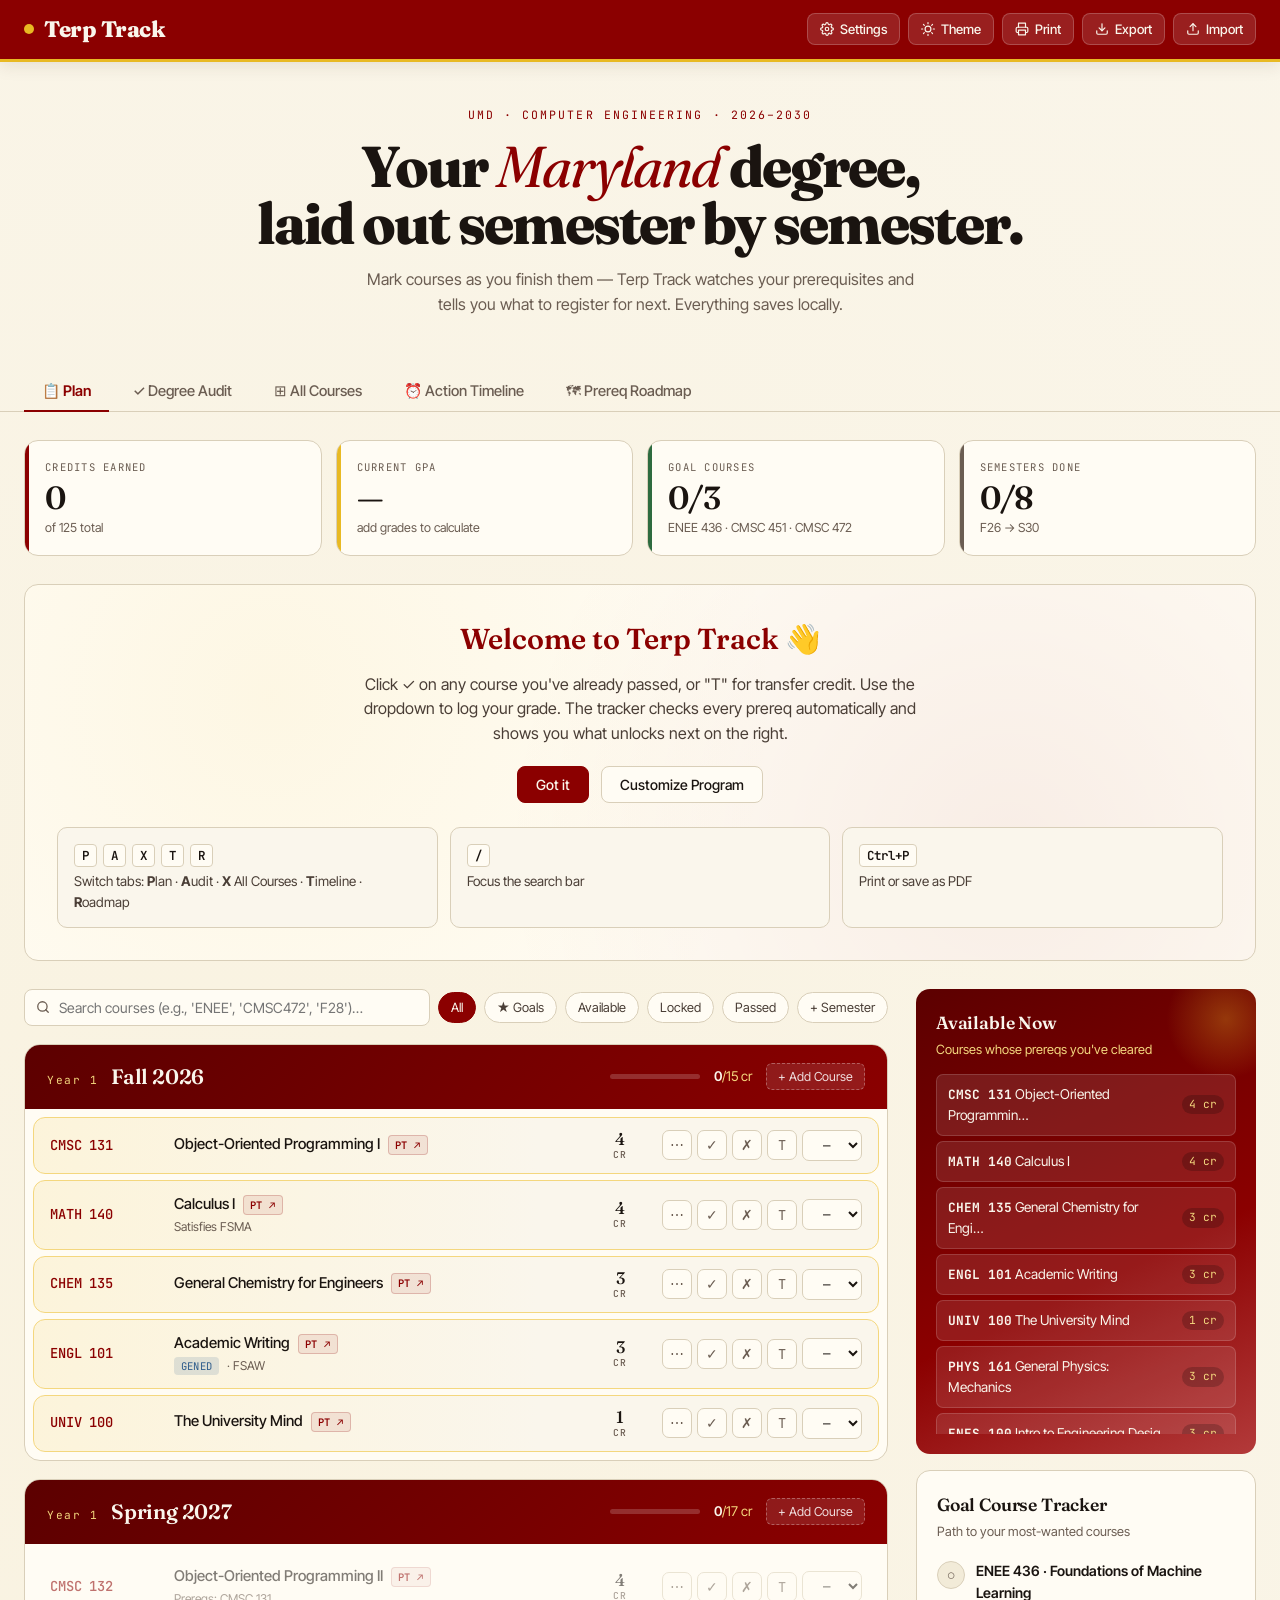
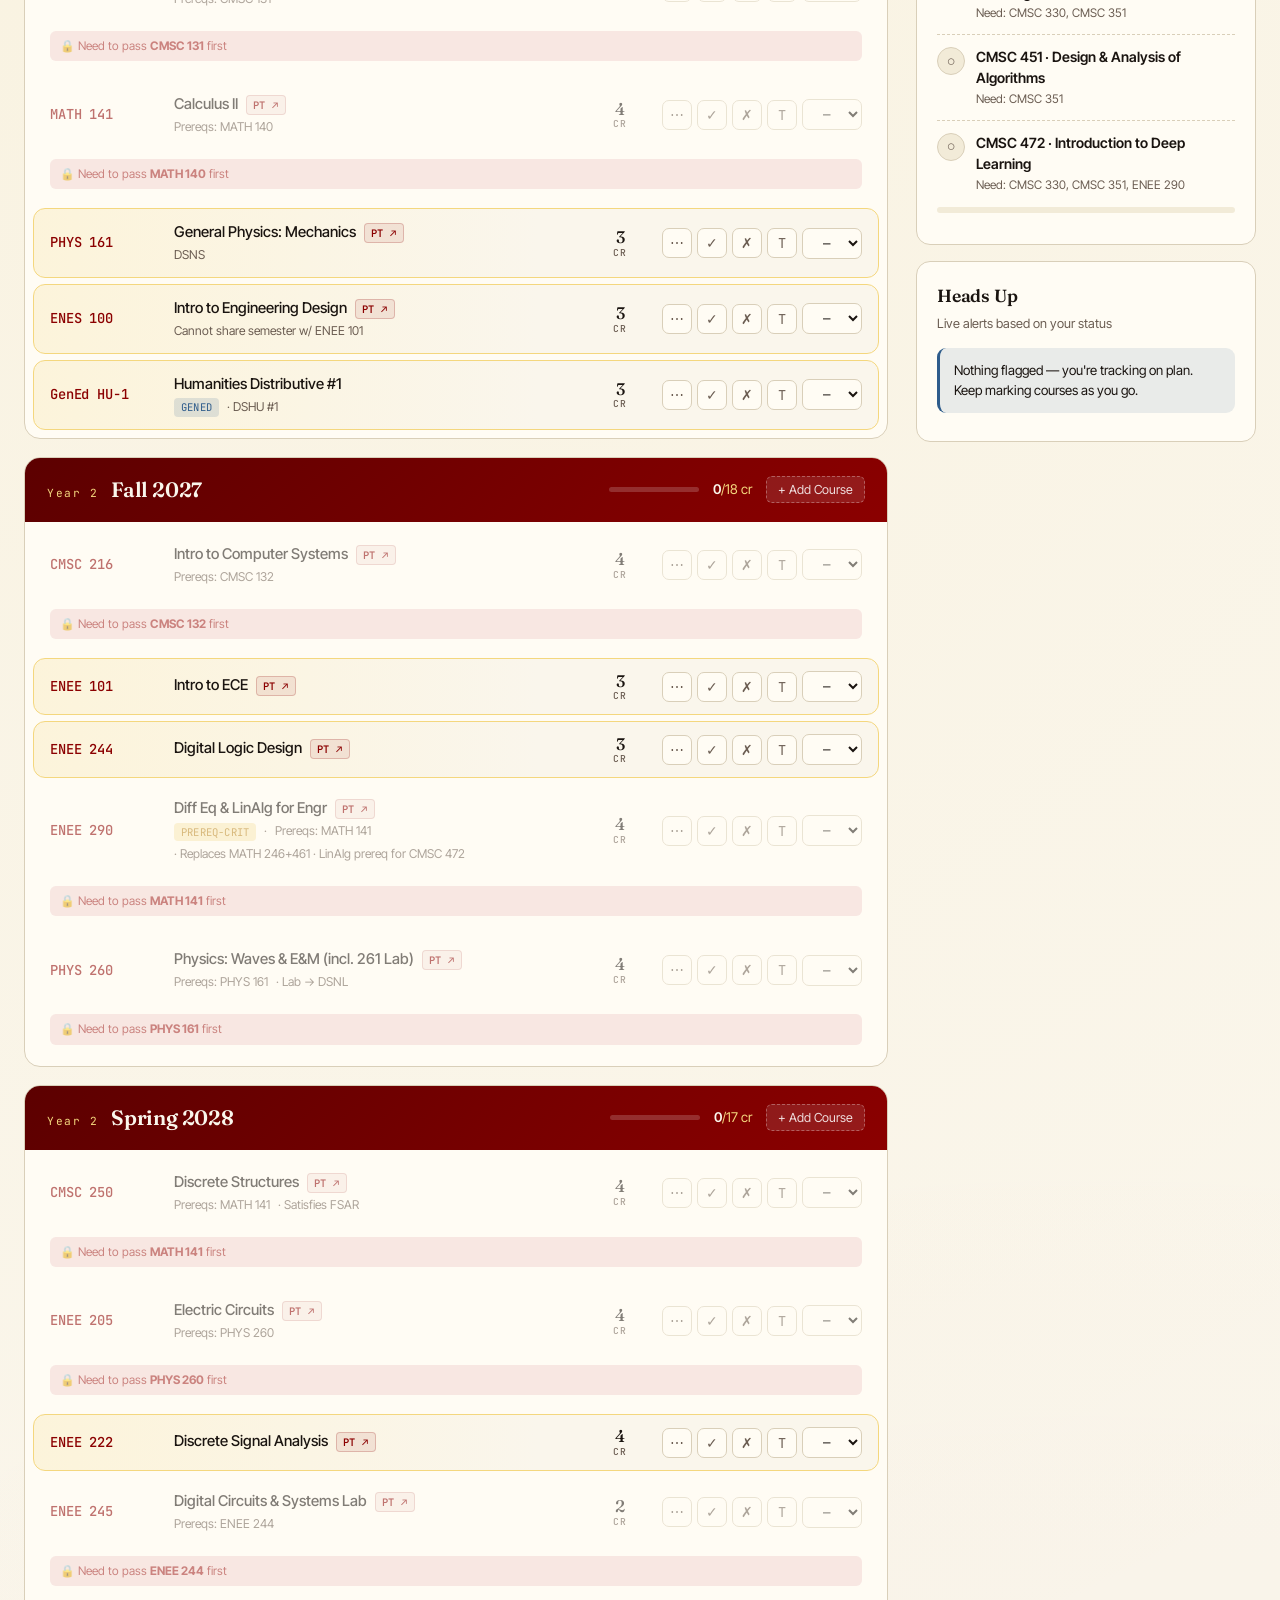
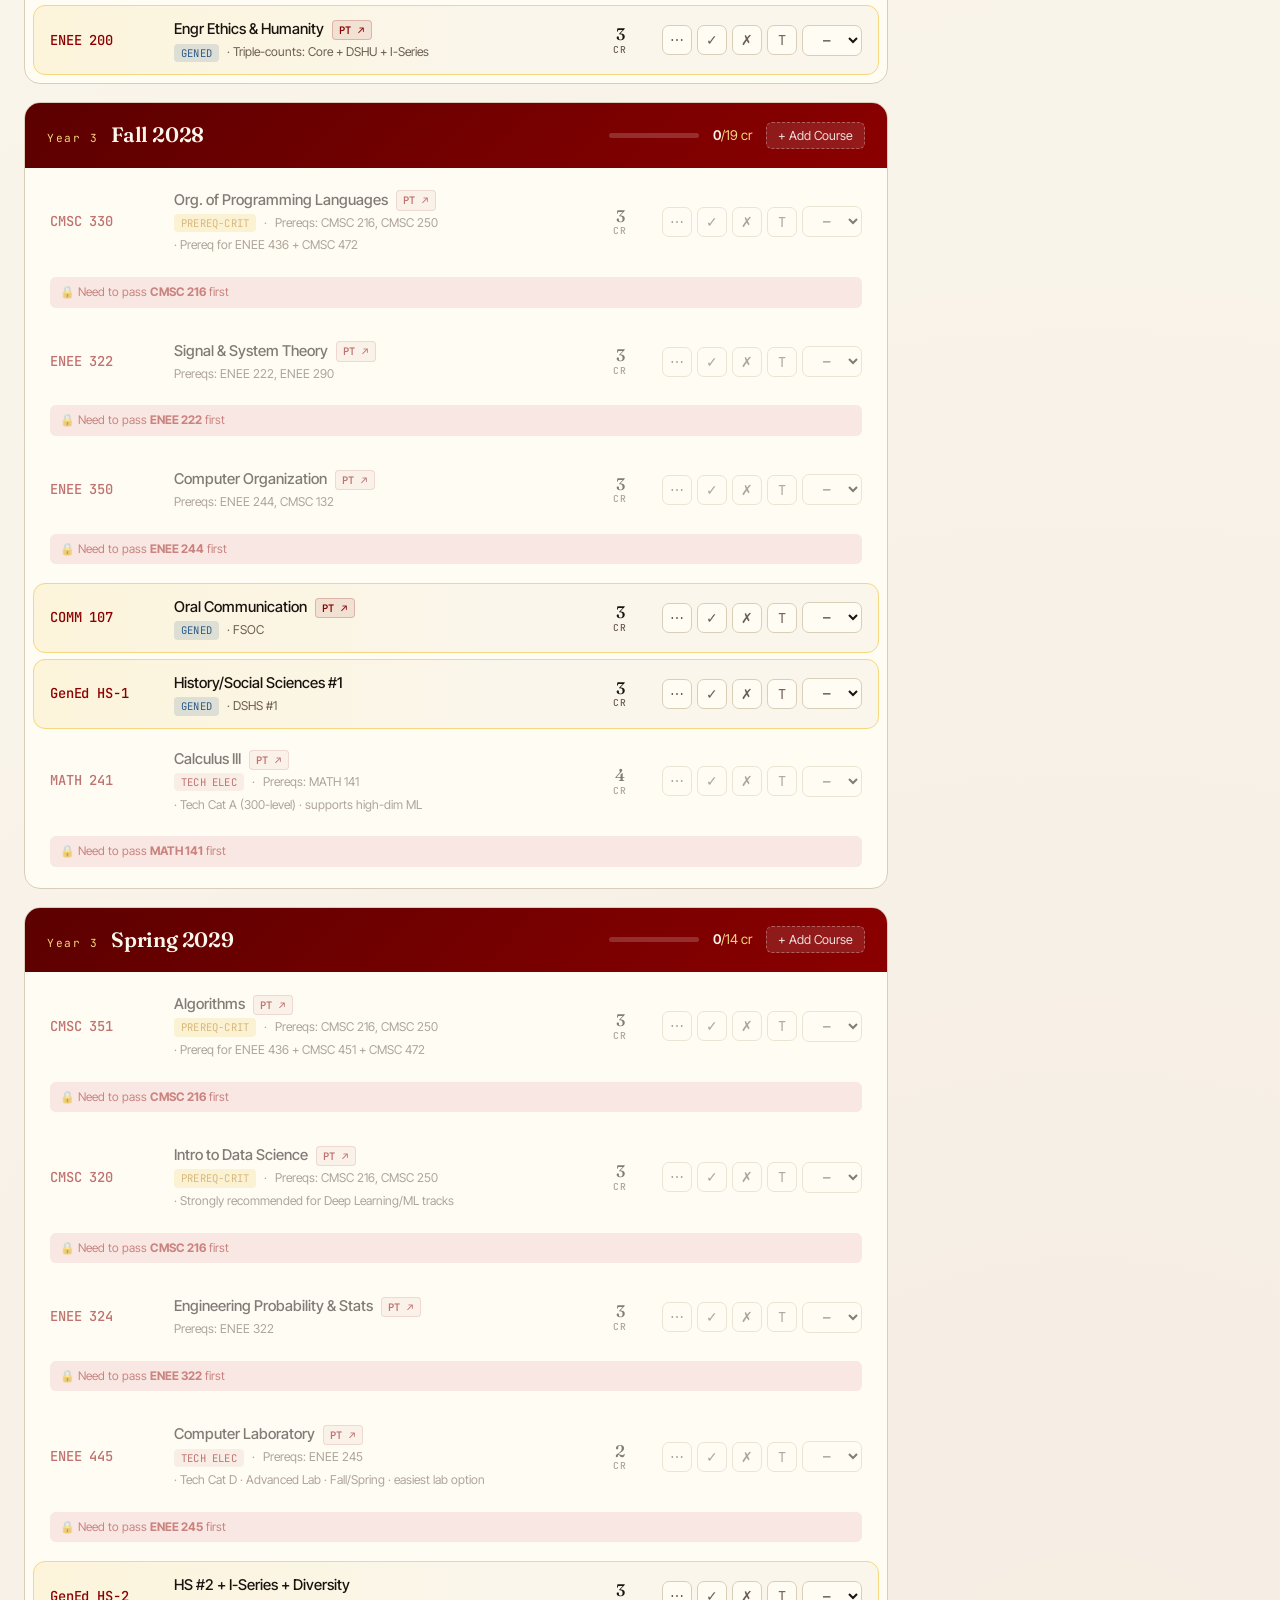
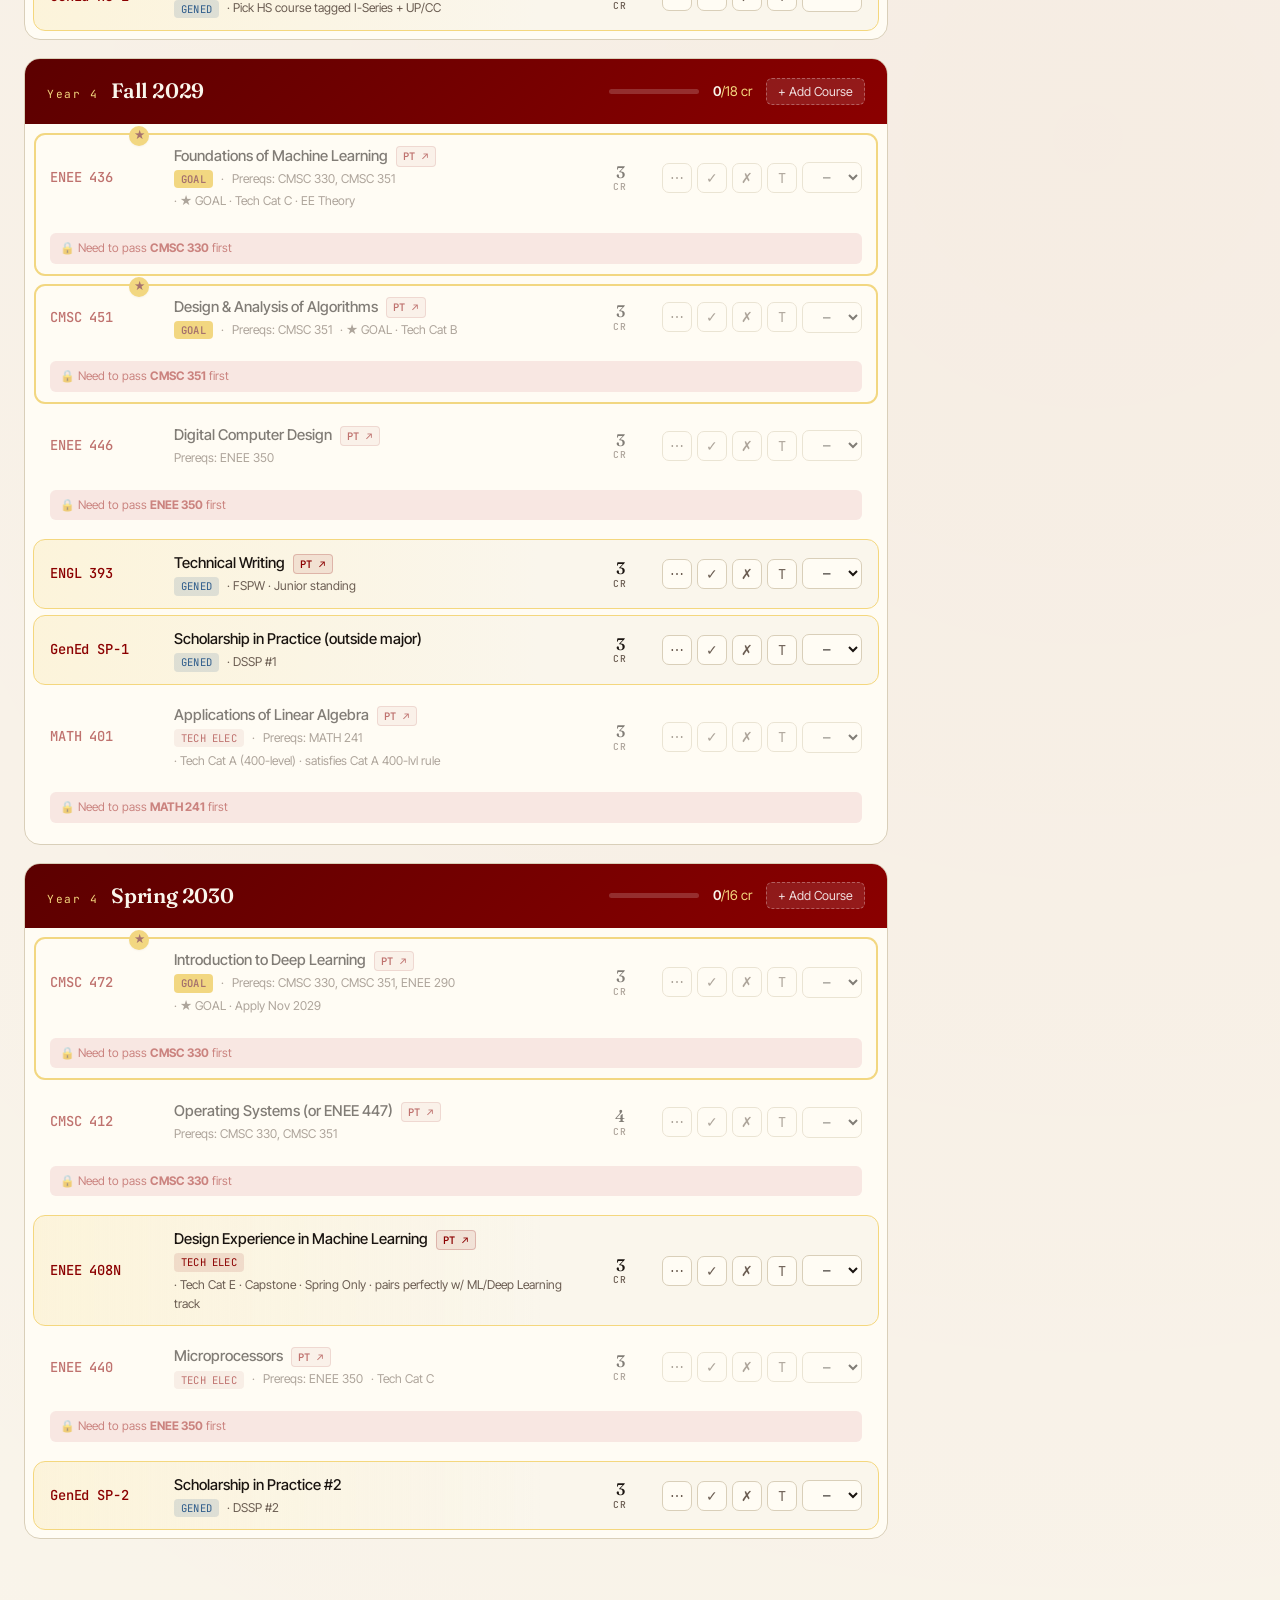
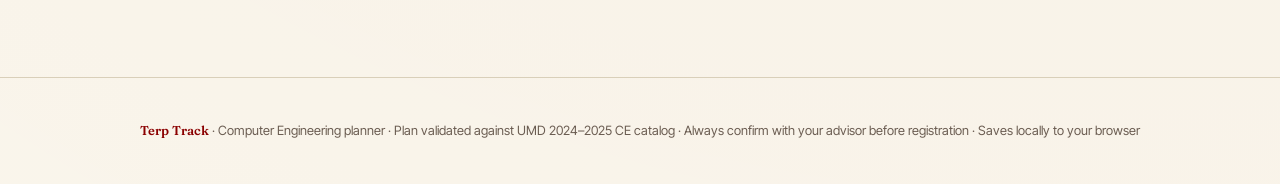
<file: gemini-code-1777517187967.html>
<!DOCTYPE html>
<html lang="en">
<head>
<meta charset="UTF-8">
<meta name="viewport" content="width=device-width, initial-scale=1.0">
<title>Terp Track — UMD Degree Planner</title>
<link rel="preconnect" href="https://fonts.googleapis.com">
<link rel="preconnect" href="https://fonts.gstatic.com" crossorigin>
<link href="https://fonts.googleapis.com/css2?family=Fraunces:ital,opsz,wght@0,9..144,400;0,9..144,500;0,9..144,600;0,9..144,800;1,9..144,400&family=Inter+Tight:wght@400;500;600;700&family=JetBrains+Mono:wght@400;500&display=swap" rel="stylesheet">
<style>
/* ===========================================================
   THEME — light (default) + dark
   =========================================================== */
:root,
[data-theme="light"] {
  --maroon: #8B0000;
  --maroon-deep: #5C0000;
  --maroon-soft: #B33A3A;
  --gold: #E8B923;
  --gold-soft: #F4D77E;
  --cream: #FAF6EC;
  --cream-deep: #F2EBD8;
  --paper: #FFFCF4;
  --ink: #1A1410;
  --ink-soft: #4A3E36;
  --slate: #6B5D52;
  --line: #D9CFB9;
  --line-strong: #B8AC8E;
  --green: #2E6B3F;
  --green-soft: #DCEBD3;
  --amber: #B8821B;
  --amber-soft: #F8E7B8;
  --red: #A02020;
  --red-soft: #F2D6D4;
  --blue: #2E5C8B;
  --shadow-sm: 0 1px 2px rgba(60,40,20,.08);
  --shadow-md: 0 4px 16px rgba(60,40,20,.10);
  --shadow-lg: 0 12px 40px rgba(60,40,20,.14);
  --bg-grad-1: rgba(232,185,35,.06);
  --bg-grad-2: rgba(139,0,0,.04);
}

[data-theme="dark"] {
  --maroon: #C73E3E;
  --maroon-deep: #8B0000;
  --maroon-soft: #FF5F5F;
  --gold: #F4D77E;
  --gold-soft: #FFE9A8;
  --cream: #1A1612;
  --cream-deep: #221E18;
  --paper: #26211A;
  --ink: #F5EFDF;
  --ink-soft: #C9BFA9;
  --slate: #8B8170;
  --line: #3D3528;
  --line-strong: #5C5240;
  --green: #6FBA82;
  --green-soft: #2A4530;
  --amber: #E8B923;
  --amber-soft: #4A3A18;
  --red: #E55A5A;
  --red-soft: #4A1F1F;
  --blue: #5FA3D9;
  --shadow-sm: 0 1px 2px rgba(0,0,0,.3);
  --shadow-md: 0 4px 16px rgba(0,0,0,.35);
  --shadow-lg: 0 12px 40px rgba(0,0,0,.5);
  --bg-grad-1: rgba(232,185,35,.04);
  --bg-grad-2: rgba(199,62,62,.06);
}

/* ===========================================================
   BASE
   =========================================================== */
* { box-sizing: border-box; }
html, body { margin: 0; padding: 0; }
body {
  font-family: 'Inter Tight', -apple-system, BlinkMacSystemFont, 'Segoe UI', sans-serif;
  background: var(--cream);
  color: var(--ink);
  line-height: 1.55;
  min-height: 100vh;
  background-image:
    radial-gradient(circle at 15% 20%, var(--bg-grad-1) 0%, transparent 40%),
    radial-gradient(circle at 85% 75%, var(--bg-grad-2) 0%, transparent 45%);
  -webkit-font-smoothing: antialiased;
  transition: background-color .25s, color .25s;
}

button { font-family: inherit; cursor: pointer; }
input, select { font-family: inherit; }

/* Scrollbar polish */
::-webkit-scrollbar { width: 10px; height: 10px; }
::-webkit-scrollbar-track { background: transparent; }
::-webkit-scrollbar-thumb { background: var(--line); border-radius: 100px; }
::-webkit-scrollbar-thumb:hover { background: var(--line-strong); }

/* ===========================================================
   TOPBAR
   =========================================================== */
.topbar {
  position: sticky;
  top: 0;
  z-index: 50;
  background: var(--maroon);
  color: #FAF6EC;
  padding: 12px 24px;
  display: flex;
  justify-content: space-between;
  align-items: center;
  box-shadow: var(--shadow-md);
  border-bottom: 3px solid var(--gold);
}
.brand {
  font-family: 'Fraunces', serif;
  font-weight: 800;
  font-size: 1.4rem;
  letter-spacing: -0.02em;
  display: flex;
  align-items: center;
  gap: 10px;
}
.brand .dot {
  width: 10px; height: 10px;
  background: var(--gold);
  border-radius: 50%;
}
.topbar-actions {
  display: flex;
  gap: 8px;
  align-items: center;
}
.icon-btn {
  background: rgba(255,255,255,.12);
  border: 1px solid rgba(255,255,255,.2);
  padding: 7px 12px;
  border-radius: 8px;
  font-size: 0.82rem;
  font-weight: 500;
  color: #FAF6EC;
  transition: all .15s;
  display: flex;
  align-items: center;
  gap: 6px;
}
.icon-btn:hover { background: rgba(255,255,255,.22); }
.icon-btn svg { width: 14px; height: 14px; }
@media (max-width: 600px) {
  .icon-btn .label { display: none; }
}

/* ===========================================================
   HERO
   =========================================================== */
.hero {
  padding: 44px 24px 28px;
  max-width: 1280px;
  margin: 0 auto;
  text-align: center;
}
.eyebrow {
  font-family: 'JetBrains Mono', monospace;
  font-size: 0.72rem;
  letter-spacing: 0.18em;
  text-transform: uppercase;
  color: var(--maroon);
  margin-bottom: 14px;
}
h1.hero-title {
  font-family: 'Fraunces', serif;
  font-weight: 800;
  font-size: clamp(2rem, 5vw, 3.6rem);
  line-height: 1;
  letter-spacing: -0.035em;
  margin: 0 0 14px;
  color: var(--ink);
}
h1.hero-title em {
  font-style: italic;
  color: var(--maroon);
  font-weight: 400;
}
.hero-sub {
  font-size: 1rem;
  color: var(--slate);
  max-width: 560px;
  margin: 0 auto;
}

/* ===========================================================
   TABS
   =========================================================== */
.tabs {
  max-width: 1280px;
  margin: 28px auto 0;
  padding: 0 24px;
  display: flex;
  gap: 6px;
  border-bottom: 1px solid var(--line);
  flex-wrap: wrap;
}
.tab {
  background: transparent;
  border: none;
  padding: 10px 18px;
  font-size: 0.92rem;
  font-weight: 500;
  color: var(--slate);
  border-bottom: 2px solid transparent;
  margin-bottom: -1px;
  transition: all .15s;
  display: flex;
  align-items: center;
  gap: 8px;
}
.tab:hover { color: var(--ink); }
.tab.active {
  color: var(--maroon);
  border-bottom-color: var(--maroon);
  font-weight: 600;
}
.tab .count {
  background: var(--cream-deep);
  color: var(--ink-soft);
  font-family: 'JetBrains Mono', monospace;
  font-size: 0.7rem;
  padding: 1px 7px;
  border-radius: 100px;
  font-weight: 500;
}
.tab.active .count {
  background: var(--maroon);
  color: #FAF6EC;
}

/* ===========================================================
   CONTAINER
   =========================================================== */
.container {
  max-width: 1280px;
  margin: 0 auto;
  padding: 28px 24px 80px;
}
.view { display: none; }
.view.active { display: block; }

/* ===========================================================
   STAT BAR
   =========================================================== */
.stat-bar {
  display: grid;
  grid-template-columns: repeat(4, 1fr);
  gap: 14px;
  margin-bottom: 28px;
}
@media (max-width: 800px) {
  .stat-bar { grid-template-columns: repeat(2, 1fr); }
}
.stat {
  background: var(--paper);
  border: 1px solid var(--line);
  border-radius: 14px;
  padding: 18px 20px;
  position: relative;
  overflow: hidden;
}
.stat::before {
  content: '';
  position: absolute;
  top: 0; left: 0;
  width: 4px;
  height: 100%;
  background: var(--maroon);
}
.stat.gold::before { background: var(--gold); }
.stat.green::before { background: var(--green); }
.stat.slate::before { background: var(--slate); }
.stat-label {
  font-family: 'JetBrains Mono', monospace;
  font-size: 0.66rem;
  letter-spacing: 0.12em;
  text-transform: uppercase;
  color: var(--slate);
  margin-bottom: 6px;
}
.stat-value {
  font-family: 'Fraunces', serif;
  font-size: 2rem;
  font-weight: 600;
  line-height: 1;
  letter-spacing: -0.02em;
  color: var(--ink);
}
.stat-detail {
  font-size: 0.78rem;
  color: var(--slate);
  margin-top: 4px;
}

/* ===========================================================
   PLAN VIEW LAYOUT
   =========================================================== */
.plan-grid {
  display: grid;
  grid-template-columns: 1fr 340px;
  gap: 28px;
}
@media (max-width: 1000px) {
  .plan-grid { grid-template-columns: 1fr; }
}

/* ===========================================================
   SECTION HEADERS
   =========================================================== */
.section-rule {
  display: flex; align-items: center; gap: 14px;
  margin-bottom: 18px;
}
.section-rule .line {
  flex: 1; height: 1px; background: var(--line);
}
.section-rule .badge {
  font-family: 'JetBrains Mono', monospace;
  font-size: 0.68rem;
  letter-spacing: 0.15em;
  text-transform: uppercase;
  color: var(--maroon);
  font-weight: 500;
}

/* ===========================================================
   LEGEND + FILTER ROW
   =========================================================== */
.toolbar {
  display: flex;
  flex-wrap: wrap;
  gap: 8px;
  margin-bottom: 18px;
  align-items: center;
}
.search-box {
  flex: 1;
  min-width: 200px;
  position: relative;
}
.search-box input {
  width: 100%;
  padding: 9px 12px 9px 34px;
  border: 1px solid var(--line);
  border-radius: 8px;
  background: var(--paper);
  font-size: 0.88rem;
  color: var(--ink);
}
.search-box input:focus {
  outline: 2px solid var(--gold);
  outline-offset: -1px;
  border-color: var(--gold);
}
.search-box::before {
  content: '';
  position: absolute;
  left: 12px; top: 50%;
  transform: translateY(-50%);
  width: 14px; height: 14px;
  background-image: url("data:image/svg+xml,%3Csvg xmlns='http://www.w3.org/2000/svg' viewBox='0 0 24 24' fill='none' stroke='%236B5D52' stroke-width='2.2' stroke-linecap='round' stroke-linejoin='round'%3E%3Ccircle cx='11' cy='11' r='8'/%3E%3Cpath d='M21 21l-4.35-4.35'/%3E%3C/svg%3E");
}

.filter-chip {
  padding: 7px 12px;
  background: var(--paper);
  border: 1px solid var(--line);
  border-radius: 100px;
  font-size: 0.8rem;
  color: var(--ink-soft);
  transition: all .15s;
}
.filter-chip:hover {
  border-color: var(--maroon);
  color: var(--maroon);
}
.filter-chip.active {
  background: var(--maroon);
  color: #FAF6EC;
  border-color: var(--maroon);
}

/* ===========================================================
   SEMESTER CARD
   =========================================================== */
.semester {
  background: var(--paper);
  border: 1px solid var(--line);
  border-radius: 16px;
  margin-bottom: 18px;
  overflow: hidden;
  transition: box-shadow .2s;
}
.semester:hover { box-shadow: var(--shadow-md); }
.sem-header {
  background: linear-gradient(135deg, var(--maroon-deep) 0%, var(--maroon) 100%);
  color: #FAF6EC;
  padding: 16px 22px;
  display: flex;
  justify-content: space-between;
  align-items: center;
  flex-wrap: wrap;
  gap: 8px;
}
.sem-title {
  font-family: 'Fraunces', serif;
  font-size: 1.3rem;
  font-weight: 600;
  letter-spacing: -0.01em;
  display: flex;
  align-items: baseline;
  gap: 12px;
}
.sem-title .yr {
  font-family: 'JetBrains Mono', monospace;
  font-size: 0.7rem;
  letter-spacing: 0.15em;
  color: var(--gold-soft);
  font-weight: 400;
}
.sem-meta {
  display: flex; gap: 14px; align-items: center;
  font-size: 0.84rem;
  color: var(--gold-soft);
  flex-wrap: wrap;
}
.sem-meta strong { color: #FAF6EC; font-weight: 600; }
.sem-progress {
  width: 90px;
  height: 5px;
  background: rgba(255,255,255,.18);
  border-radius: 100px;
  overflow: hidden;
}
.sem-progress-fill {
  height: 100%;
  background: var(--gold);
  border-radius: 100px;
  transition: width .4s ease;
}

.add-course-btn {
  background: rgba(255,255,255,.1);
  border: 1px dashed rgba(255,255,255,.3);
  color: rgba(255,255,255,.85);
  padding: 5px 11px;
  border-radius: 6px;
  font-size: 0.78rem;
  transition: all .15s;
}
.add-course-btn:hover {
  background: rgba(255,255,255,.2);
  color: #FAF6EC;
}

.courses {
  padding: 8px;
  display: grid;
  grid-template-columns: 1fr;
  gap: 6px;
}

/* ===========================================================
   COURSE ROW
   =========================================================== */
.course {
  display: grid;
  grid-template-columns: 110px 1fr 56px auto;
  align-items: center;
  gap: 14px;
  padding: 12px 16px;
  border-radius: 12px;
  background: var(--cream);
  border: 1px solid transparent;
  transition: all .15s;
  position: relative;
}
.course:hover {
  border-color: var(--line);
  background: var(--paper);
}
.course.locked {
  opacity: 0.55;
  background: transparent;
}
.course.available {
  background: linear-gradient(90deg, rgba(232,185,35,.12) 0%, var(--cream) 60%);
  border-color: var(--gold-soft);
}
.course.passed {
  background: linear-gradient(90deg, rgba(46,107,63,.10) 0%, var(--cream) 60%);
}
.course.passed .code,
.course.passed .title { color: var(--slate); }
.course.failed {
  background: var(--red-soft);
  border-color: var(--red);
}
.course.in-progress {
  background: linear-gradient(90deg, rgba(139,0,0,.08) 0%, var(--cream) 60%);
  border-color: var(--maroon-soft);
}
.course.transfer {
  background: linear-gradient(90deg, rgba(46,92,139,.08) 0%, var(--cream) 60%);
  border-color: var(--blue);
}
.course.goal {
  box-shadow: 0 0 0 2px var(--gold) inset;
}
.course.goal::before {
  content: '★';
  position: absolute;
  top: -7px;
  left: 95px;
  background: var(--gold);
  color: var(--maroon-deep);
  width: 20px;
  height: 20px;
  border-radius: 50%;
  display: flex;
  align-items: center;
  justify-content: center;
  font-size: 0.7rem;
  font-weight: bold;
  box-shadow: var(--shadow-sm);
}

.code {
  font-family: 'JetBrains Mono', monospace;
  font-weight: 500;
  font-size: 0.86rem;
  color: var(--maroon);
  letter-spacing: -0.01em;
}
.title-block { min-width: 0; }
.title {
  font-weight: 500;
  font-size: 0.93rem;
  color: var(--ink);
  margin-bottom: 2px;
}
.meta {
  font-size: 0.76rem;
  color: var(--slate);
  display: flex;
  flex-wrap: wrap;
  gap: 4px 8px;
  align-items: center;
}
.tag {
  display: inline-block;
  padding: 1px 7px;
  background: var(--cream-deep);
  border-radius: 4px;
  font-family: 'JetBrains Mono', monospace;
  font-size: 0.66rem;
  color: var(--ink-soft);
  letter-spacing: 0.02em;
}
.tag.crit { background: var(--amber-soft); color: var(--amber); }
.tag.goal { background: var(--gold); color: var(--maroon-deep); font-weight: 600; }
.tag.gened { background: rgba(46,92,139,.15); color: var(--blue); }
.tag.tech { background: rgba(139,0,0,.10); color: var(--maroon); }
.tag.risk { background: var(--red-soft); color: var(--red); }

.pt-link {
  display: inline-block;
  margin-left: 8px;
  font-family: 'JetBrains Mono', monospace;
  font-size: 0.65rem;
  font-weight: 600;
  letter-spacing: 0.04em;
  color: var(--maroon);
  background: rgba(139,0,0,.08);
  border: 1px solid rgba(139,0,0,.2);
  padding: 1px 6px;
  border-radius: 4px;
  text-decoration: none;
  vertical-align: middle;
  transition: all .15s;
}
.pt-link:hover {
  background: var(--maroon);
  color: #FAF6EC;
  border-color: var(--maroon);
}

.credits {
  font-family: 'Fraunces', serif;
  font-size: 1.05rem;
  color: var(--ink);
  font-weight: 500;
  text-align: center;
  line-height: 1;
}
.credits-label {
  display: block;
  font-family: 'JetBrains Mono', monospace;
  font-size: 0.6rem;
  letter-spacing: 0.1em;
  color: var(--slate);
  text-transform: uppercase;
  margin-top: 2px;
}

.status-controls {
  display: flex;
  gap: 5px;
  align-items: center;
}
.status-btn {
  width: 30px; height: 30px;
  border: 1px solid var(--line);
  background: var(--paper);
  border-radius: 7px;
  cursor: pointer;
  display: flex;
  align-items: center;
  justify-content: center;
  font-family: 'JetBrains Mono', monospace;
  font-size: 0.85rem;
  color: var(--slate);
  transition: all .15s;
  padding: 0;
}
.status-btn:hover {
  border-color: var(--maroon);
  color: var(--maroon);
}
.status-btn.active {
  background: var(--maroon);
  color: #FAF6EC;
  border-color: var(--maroon);
}
.status-btn.passed-active {
  background: var(--green);
  color: white;
  border-color: var(--green);
}
.status-btn.failed-active {
  background: var(--red);
  color: white;
  border-color: var(--red);
}
.status-btn.transfer-active {
  background: var(--blue);
  color: white;
  border-color: var(--blue);
}
.grade-select {
  width: 60px;
  padding: 5px 6px;
  border: 1px solid var(--line);
  border-radius: 7px;
  background: var(--paper);
  font-family: 'JetBrains Mono', monospace;
  font-size: 0.78rem;
  text-align: center;
  color: var(--ink);
}
.grade-select:focus {
  outline: 2px solid var(--gold);
  outline-offset: -1px;
}

.course-action {
  background: transparent;
  border: 1px solid var(--line);
  color: var(--slate);
  width: 26px;
  height: 26px;
  border-radius: 6px;
  font-size: 0.95rem;
  display: flex;
  align-items: center;
  justify-content: center;
  padding: 0;
  margin-left: 4px;
}
.course-action:hover { border-color: var(--red); color: var(--red); }

.why-locked {
  display: none;
  grid-column: 1 / -1;
  font-size: 0.74rem;
  color: var(--red);
  background: var(--red-soft);
  padding: 6px 10px;
  border-radius: 6px;
  margin-top: 8px;
}
.course.locked .why-locked { display: block; }

/* responsive course rows */
@media (max-width: 700px) {
  .course {
    grid-template-columns: 1fr;
    gap: 8px;
  }
  .credits { text-align: left; }
  .credits-label { display: inline; margin-left: 4px; }
  .status-controls { justify-content: flex-start; flex-wrap: wrap; }
}

/* ===========================================================
   SIDEBAR
   =========================================================== */
.sidebar { align-self: start; }
.panel {
  background: var(--paper);
  border: 1px solid var(--line);
  border-radius: 14px;
  padding: 20px;
  margin-bottom: 16px;
}
.panel h3 {
  font-family: 'Fraunces', serif;
  font-size: 1.1rem;
  font-weight: 600;
  margin: 0 0 4px;
  color: var(--ink);
  letter-spacing: -0.01em;
}
.panel p.lead {
  font-size: 0.8rem;
  color: var(--slate);
  margin: 0 0 14px;
}

.next-up {
  background: linear-gradient(155deg, var(--maroon-deep) 0%, var(--maroon) 60%, var(--maroon-soft) 100%);
  color: #FAF6EC;
  border: none;
  position: relative;
  overflow: hidden;
}
.next-up::after {
  content: '';
  position: absolute;
  top: -40px; right: -40px;
  width: 140px; height: 140px;
  background: radial-gradient(circle, var(--gold) 0%, transparent 60%);
  opacity: 0.3;
  border-radius: 50%;
}
.next-up h3, .next-up p.lead { color: #FAF6EC; position: relative; }
.next-up p.lead { color: var(--gold-soft); }

.next-list {
  list-style: none;
  padding: 0;
  margin: 0;
  position: relative;
  max-height: 360px;
  overflow-y: auto;
}
.next-list li {
  padding: 9px 11px;
  background: rgba(255,255,255,.10);
  border-radius: 7px;
  margin-bottom: 5px;
  font-size: 0.85rem;
  border: 1px solid rgba(255,255,255,.15);
  display: flex;
  justify-content: space-between;
  align-items: center;
  gap: 8px;
}
.next-list li strong {
  font-family: 'JetBrains Mono', monospace;
  font-size: 0.8rem;
}
.next-list .credits-mini {
  font-family: 'JetBrains Mono', monospace;
  font-size: 0.7rem;
  color: var(--gold-soft);
  background: rgba(0,0,0,.2);
  padding: 1px 7px;
  border-radius: 100px;
  flex-shrink: 0;
}
.next-list .empty {
  color: var(--gold-soft);
  font-style: italic;
  padding: 8px 0;
  text-align: center;
  background: none;
  border: none;
}

/* goal tracker */
.goal-row {
  display: flex;
  align-items: flex-start;
  gap: 11px;
  padding: 11px 0;
  border-bottom: 1px dashed var(--line);
}
.goal-row:last-child { border-bottom: none; padding-bottom: 0; }
.goal-row:first-child { padding-top: 4px; }
.goal-icon {
  width: 28px; height: 28px;
  flex-shrink: 0;
  border-radius: 50%;
  display: flex;
  align-items: center;
  justify-content: center;
  font-family: 'JetBrains Mono', monospace;
  font-size: 0.9rem;
  background: var(--cream-deep);
  color: var(--slate);
  border: 1px solid var(--line);
  margin-top: 1px;
}
.goal-icon.ready { background: var(--gold); color: var(--maroon-deep); border-color: var(--gold); }
.goal-icon.done { background: var(--green); color: white; border-color: var(--green); }
.goal-icon.in-prog { background: var(--maroon); color: white; border-color: var(--maroon); }
.goal-info { flex: 1; min-width: 0; }
.goal-name { font-weight: 600; font-size: 0.88rem; }
.goal-status { font-size: 0.74rem; color: var(--slate); margin-top: 1px; }
.goal-status.ready { color: var(--amber); font-weight: 500; }
.goal-status.done { color: var(--green); font-weight: 500; }
.goal-status.in-prog { color: var(--maroon); font-weight: 500; }

/* progress bar */
.progress {
  height: 6px;
  background: var(--cream-deep);
  border-radius: 100px;
  overflow: hidden;
  margin-top: 12px;
}
.progress-fill {
  height: 100%;
  background: linear-gradient(90deg, var(--maroon) 0%, var(--gold) 100%);
  border-radius: 100px;
  transition: width .4s ease;
}

/* alerts */
.alert {
  padding: 12px 14px;
  border-radius: 9px;
  background: var(--amber-soft);
  border-left: 3px solid var(--amber);
  font-size: 0.83rem;
  color: var(--ink);
  margin-bottom: 8px;
}
.alert.danger { background: var(--red-soft); border-left-color: var(--red); }
.alert.success { background: var(--green-soft); border-left-color: var(--green); }
.alert.info { background: rgba(46,92,139,.10); border-left-color: var(--blue); }
.alert strong { color: var(--ink); }

/* ===========================================================
   AUDIT VIEW
   =========================================================== */
.audit-grid {
  display: grid;
  grid-template-columns: 1fr 1fr;
  gap: 24px;
}
@media (max-width: 800px) {
  .audit-grid { grid-template-columns: 1fr; }
}
.audit-card {
  background: var(--paper);
  border: 1px solid var(--line);
  border-radius: 14px;
  padding: 22px;
}
.audit-card h3 {
  font-family: 'Fraunces', serif;
  font-size: 1.2rem;
  font-weight: 600;
  margin: 0 0 14px;
  color: var(--maroon);
}
.audit-line {
  display: flex;
  align-items: center;
  gap: 10px;
  padding: 8px 0;
  border-bottom: 1px solid var(--line);
  font-size: 0.88rem;
}
.audit-line:last-child { border-bottom: none; }
.audit-line .check {
  width: 22px; height: 22px;
  border-radius: 50%;
  background: var(--cream-deep);
  border: 1px solid var(--line);
  flex-shrink: 0;
  display: flex;
  align-items: center;
  justify-content: center;
  font-size: 0.78rem;
  color: var(--slate);
}
.audit-line.done .check {
  background: var(--green);
  border-color: var(--green);
  color: white;
}
.audit-line.partial .check {
  background: var(--amber);
  border-color: var(--amber);
  color: white;
}
.audit-line .name { flex: 1; min-width: 0; }
.audit-line .status {
  font-family: 'JetBrains Mono', monospace;
  font-size: 0.74rem;
  color: var(--slate);
  flex-shrink: 0;
}

.audit-summary {
  background: linear-gradient(135deg, var(--maroon-deep) 0%, var(--maroon) 100%);
  color: #FAF6EC;
  padding: 28px;
  border-radius: 14px;
  margin-bottom: 24px;
  display: grid;
  grid-template-columns: 2fr 1fr;
  gap: 24px;
  align-items: center;
}
@media (max-width: 700px) { .audit-summary { grid-template-columns: 1fr; } }
.audit-summary h2 {
  font-family: 'Fraunces', serif;
  font-size: 1.6rem;
  margin: 0 0 6px;
  font-weight: 600;
}
.audit-summary p {
  margin: 0;
  font-size: 0.94rem;
  color: var(--gold-soft);
}
.audit-percent {
  text-align: center;
}
.audit-percent .big {
  font-family: 'Fraunces', serif;
  font-size: 3.5rem;
  font-weight: 600;
  line-height: 1;
  color: var(--gold);
}
.audit-percent .label {
  font-family: 'JetBrains Mono', monospace;
  font-size: 0.7rem;
  letter-spacing: 0.15em;
  color: var(--gold-soft);
  text-transform: uppercase;
  margin-top: 6px;
}

/* ===========================================================
   TIMELINE VIEW
   =========================================================== */
.timeline-rail {
  position: relative;
  padding-left: 28px;
}
.timeline-rail::before {
  content: '';
  position: absolute;
  left: 8px;
  top: 0;
  bottom: 0;
  width: 2px;
  background: linear-gradient(to bottom, var(--maroon) 0%, var(--gold) 100%);
}
.timeline-event {
  position: relative;
  margin-bottom: 18px;
}
.timeline-event::before {
  content: '';
  position: absolute;
  left: -25px;
  top: 6px;
  width: 12px; height: 12px;
  border-radius: 50%;
  background: var(--maroon);
  border: 3px solid var(--cream);
  box-shadow: 0 0 0 1px var(--maroon);
}
.timeline-event.upcoming::before { background: var(--gold); box-shadow: 0 0 0 1px var(--gold); }
.timeline-event.past::before { background: var(--green); box-shadow: 0 0 0 1px var(--green); }
.timeline-event.critical::before { background: var(--red); box-shadow: 0 0 0 1px var(--red); }
.timeline-card {
  background: var(--paper);
  border: 1px solid var(--line);
  border-radius: 12px;
  padding: 14px 18px;
}
.timeline-date {
  font-family: 'JetBrains Mono', monospace;
  font-size: 0.7rem;
  letter-spacing: 0.1em;
  color: var(--maroon);
  text-transform: uppercase;
  margin-bottom: 4px;
}
.timeline-title {
  font-weight: 600;
  font-size: 1rem;
  margin-bottom: 4px;
}
.timeline-desc {
  font-size: 0.85rem;
  color: var(--ink-soft);
  line-height: 1.5;
}

/* ===========================================================
   ROADMAP VIEW
   =========================================================== */
.roadmap-svg {
  width: 100%;
  background: var(--paper);
  border: 1px solid var(--line);
  border-radius: 14px;
  padding: 20px;
  overflow-x: auto;
}
.roadmap-svg svg {
  display: block;
  min-width: 700px;
  width: 100%;
}
.node-rect {
  fill: var(--paper);
  stroke: var(--line-strong);
  stroke-width: 1.5;
  rx: 6;
  cursor: pointer;
}
.node-rect.passed { fill: var(--green-soft); stroke: var(--green); }
.node-rect.in-progress { fill: rgba(139,0,0,.10); stroke: var(--maroon); }
.node-rect.available { fill: var(--amber-soft); stroke: var(--gold); }
.node-rect.failed { fill: var(--red-soft); stroke: var(--red); }
.node-rect.goal {
  stroke-width: 3;
  stroke: var(--gold);
  filter: drop-shadow(0 2px 4px rgba(232,185,35,.4));
}
.node-text {
  font-family: 'JetBrains Mono', monospace;
  font-size: 11px;
  fill: var(--ink);
  pointer-events: none;
  font-weight: 500;
}
.node-text.muted { fill: var(--slate); font-weight: 400; }
.edge {
  fill: none;
  stroke: var(--line-strong);
  stroke-width: 1.5;
  marker-end: url(#arrow);
}
.edge.satisfied { stroke: var(--green); }
.edge.blocked { stroke: var(--red); stroke-dasharray: 4 3; }

/* ===========================================================
   MODAL
   =========================================================== */
.modal-backdrop {
  position: fixed;
  inset: 0;
  background: rgba(0,0,0,.45);
  display: none;
  align-items: center;
  justify-content: center;
  z-index: 200;
  padding: 20px;
}
.modal-backdrop.open { display: flex; }
.modal {
  background: var(--paper);
  border-radius: 14px;
  padding: 24px;
  max-width: 460px;
  width: 100%;
  box-shadow: var(--shadow-lg);
  max-height: 90vh;
  overflow-y: auto;
}
.modal h3 {
  font-family: 'Fraunces', serif;
  font-size: 1.3rem;
  margin: 0 0 14px;
  color: var(--ink);
}
.modal label {
  display: block;
  font-size: 0.8rem;
  font-weight: 500;
  color: var(--ink-soft);
  margin-top: 12px;
  margin-bottom: 4px;
  font-family: 'JetBrains Mono', monospace;
  letter-spacing: 0.05em;
  text-transform: uppercase;
}
.modal input[type="text"], .modal input[type="number"], .modal select, .modal textarea {
  width: 100%;
  padding: 9px 12px;
  border: 1px solid var(--line);
  border-radius: 8px;
  background: var(--cream);
  font-size: 0.92rem;
  color: var(--ink);
  font-family: inherit;
}
.modal input:focus, .modal select:focus, .modal textarea:focus {
  outline: 2px solid var(--gold);
  outline-offset: -1px;
}
.modal-actions {
  display: flex;
  gap: 10px;
  justify-content: flex-end;
  margin-top: 22px;
}
.btn {
  padding: 9px 18px;
  border: 1px solid var(--line);
  background: var(--paper);
  color: var(--ink);
  border-radius: 8px;
  font-size: 0.88rem;
  font-weight: 500;
  cursor: pointer;
  transition: all .15s;
}
.btn:hover { border-color: var(--maroon); }
.btn.primary {
  background: var(--maroon);
  color: #FAF6EC;
  border-color: var(--maroon);
}
.btn.primary:hover { background: var(--maroon-deep); }
.btn.danger {
  background: var(--red);
  color: white;
  border-color: var(--red);
}

/* ===========================================================
   ONBOARDING
   =========================================================== */
.welcome-card {
  background: var(--paper);
  border: 1px solid var(--line);
  border-radius: 14px;
  padding: 32px;
  margin-bottom: 28px;
  text-align: center;
  background-image: 
    radial-gradient(circle at 20% 30%, rgba(232,185,35,.08), transparent 50%),
    radial-gradient(circle at 80% 70%, rgba(139,0,0,.06), transparent 50%);
}
.welcome-card h2 {
  font-family: 'Fraunces', serif;
  font-size: 1.8rem;
  font-weight: 600;
  margin: 0 0 10px;
  color: var(--maroon);
}
.welcome-card p {
  font-size: 1rem;
  color: var(--ink-soft);
  max-width: 580px;
  margin: 0 auto 20px;
}
.welcome-actions {
  display: flex;
  gap: 12px;
  justify-content: center;
  flex-wrap: wrap;
}
.welcome-shortcuts {
  display: grid;
  grid-template-columns: repeat(auto-fit, minmax(240px, 1fr));
  gap: 12px;
  margin-top: 24px;
  text-align: left;
}
.shortcut {
  background: var(--cream);
  border: 1px solid var(--line);
  border-radius: 10px;
  padding: 14px 16px;
}
.shortcut .key {
  font-family: 'JetBrains Mono', monospace;
  font-size: 0.78rem;
  background: var(--paper);
  border: 1px solid var(--line);
  padding: 2px 7px;
  border-radius: 4px;
  margin-right: 6px;
  font-weight: 600;
}
.shortcut p {
  font-size: 0.84rem;
  color: var(--ink-soft);
  margin: 4px 0 0;
}

/* ===========================================================
   MISC
   =========================================================== */
.footer {
  text-align: center;
  padding: 30px 20px;
  color: var(--slate);
  font-size: 0.8rem;
  border-top: 1px solid var(--line);
  margin-top: 40px;
}
.footer em {
  font-family: 'Fraunces', serif;
  color: var(--maroon);
  font-style: normal;
  font-weight: 600;
}

.save-indicator {
  position: fixed;
  bottom: 20px;
  right: 20px;
  background: var(--green);
  color: white;
  padding: 9px 16px;
  border-radius: 100px;
  font-size: 0.84rem;
  font-weight: 500;
  box-shadow: var(--shadow-lg);
  opacity: 0;
  transform: translateY(20px);
  transition: all .3s;
  pointer-events: none;
  z-index: 300;
}
.save-indicator.show {
  opacity: 1;
  transform: translateY(0);
}

/* ===========================================================
   TABLE VIEW
   =========================================================== */
.table-view-controls {
  display: flex;
  flex-wrap: wrap;
  gap: 10px;
  align-items: center;
  margin-bottom: 20px;
}
.table-view-controls select, .table-view-controls input {
  padding: 8px 12px;
  border: 1px solid var(--line);
  border-radius: 8px;
  background: var(--paper);
  color: var(--ink);
  font-size: 0.88rem;
  font-family: inherit;
}
.table-view-controls select:focus, .table-view-controls input:focus {
  outline: 2px solid var(--gold);
  outline-offset: -1px;
}
.course-table {
  width: 100%;
  border-collapse: collapse;
  font-size: 0.88rem;
  background: var(--paper);
  border: 1px solid var(--line);
  border-radius: 12px;
  overflow: hidden;
  box-shadow: var(--shadow-sm);
}
.course-table thead tr {
  background: linear-gradient(135deg, var(--maroon-deep) 0%, var(--maroon) 100%);
  color: #FAF6EC;
}
.course-table th {
  padding: 12px 14px;
  text-align: left;
  font-family: 'JetBrains Mono', monospace;
  font-size: 0.7rem;
  letter-spacing: 0.12em;
  text-transform: uppercase;
  font-weight: 500;
  white-space: nowrap;
  cursor: pointer;
  user-select: none;
}
.course-table th:hover { background: rgba(255,255,255,.15); }
.course-table th .sort-arrow { margin-left: 4px; opacity: 0.5; }
.course-table th.sorted .sort-arrow { opacity: 1; }
.course-table tbody tr {
  border-bottom: 1px solid var(--line);
  transition: background .1s;
}
.course-table tbody tr:last-child { border-bottom: none; }
.course-table tbody tr:hover { background: var(--cream-deep); }
.course-table tbody tr.row-passed { background: linear-gradient(90deg, rgba(46,107,63,.07) 0%, transparent 40%); }
.course-table tbody tr.row-transfer { background: linear-gradient(90deg, rgba(46,92,139,.07) 0%, transparent 40%); }
.course-table tbody tr.row-in-progress { background: linear-gradient(90deg, rgba(139,0,0,.06) 0%, transparent 40%); }
.course-table tbody tr.row-failed { background: var(--red-soft); }
.course-table td {
  padding: 10px 14px;
  vertical-align: middle;
  color: var(--ink);
}
.course-table td.td-code {
  font-family: 'JetBrains Mono', monospace;
  font-size: 0.82rem;
  font-weight: 500;
  color: var(--maroon);
  white-space: nowrap;
}
.course-table td.td-cr {
  font-family: 'Fraunces', serif;
  font-size: 1rem;
  font-weight: 600;
  text-align: center;
  color: var(--ink);
}
.course-table td.td-sem {
  font-family: 'JetBrains Mono', monospace;
  font-size: 0.72rem;
  color: var(--slate);
  white-space: nowrap;
}
.course-table td.td-cat {
  font-family: 'JetBrains Mono', monospace;
  font-size: 0.72rem;
}
.cat-badge {
  display: inline-block;
  padding: 2px 8px;
  border-radius: 4px;
  font-size: 0.66rem;
  font-weight: 600;
  letter-spacing: 0.05em;
  white-space: nowrap;
}
.cat-badge.core    { background: rgba(139,0,0,.12); color: var(--maroon); }
.cat-badge.tech-a  { background: rgba(46,92,139,.12); color: var(--blue); }
.cat-badge.tech-b  { background: rgba(46,107,63,.12); color: var(--green); }
.cat-badge.tech-c  { background: rgba(184,130,27,.18); color: var(--amber); }
.cat-badge.tech-d  { background: rgba(160,32,32,.12); color: var(--red); }
.cat-badge.tech-e  { background: rgba(232,185,35,.25); color: #7A5A00; }
.cat-badge.tech-f  { background: rgba(107,93,82,.12); color: var(--slate); }
.cat-badge.gened   { background: rgba(46,92,139,.08); color: var(--blue); }
.status-pill {
  display: inline-flex;
  align-items: center;
  gap: 5px;
  padding: 3px 9px;
  border-radius: 100px;
  font-size: 0.72rem;
  font-weight: 600;
  white-space: nowrap;
}
.status-pill.not-started { background: var(--cream-deep); color: var(--slate); }
.status-pill.in-progress { background: rgba(139,0,0,.1); color: var(--maroon); }
.status-pill.passed      { background: var(--green-soft); color: var(--green); }
.status-pill.transfer    { background: rgba(46,92,139,.12); color: var(--blue); }
.status-pill.failed      { background: var(--red-soft); color: var(--red); }
.table-summary {
  display: flex;
  gap: 20px;
  flex-wrap: wrap;
  background: var(--paper);
  border: 1px solid var(--line);
  border-radius: 12px;
  padding: 16px 20px;
  margin-bottom: 18px;
  font-size: 0.84rem;
  color: var(--ink-soft);
}
.table-summary strong { color: var(--ink); font-family: 'Fraunces', serif; font-size: 1.05rem; }
.table-empty {
  text-align: center;
  padding: 40px 20px;
  color: var(--slate);
  font-style: italic;
}
@media (max-width: 700px) {
  .course-table td.td-prereqs, .course-table th:nth-child(6) { display: none; }
}
/* print styles */
@media print {
  .topbar, .tabs, .sidebar, .toolbar, .footer, .save-indicator,
  .modal-backdrop, .add-course-btn, .course-action, .status-controls,
  .welcome-card { display: none !important; }
  body { background: white; color: black; }
  .container { padding: 0; max-width: 100%; }
  .plan-grid { grid-template-columns: 1fr; }
  .semester { break-inside: avoid; box-shadow: none; }
  .stat-bar { break-inside: avoid; }
}
</style>
</head>
<body data-theme="light">

<div class="topbar">
  <div class="brand"><span class="dot"></span>Terp Track</div>
  <div class="topbar-actions">
    <button class="icon-btn" id="settings-btn" title="Customize program, credits, goal courses">
      <svg viewBox="0 0 24 24" fill="none" stroke="currentColor" stroke-width="2" stroke-linecap="round" stroke-linejoin="round"><circle cx="12" cy="12" r="3"/><path d="M19.4 15a1.65 1.65 0 0 0 .33 1.82l.06.06a2 2 0 0 1 0 2.83 2 2 0 0 1-2.83 0l-.06-.06a1.65 1.65 0 0 0-1.82-.33 1.65 1.65 0 0 0-1 1.51V21a2 2 0 1 1-4 0v-.09A1.65 1.65 0 0 0 9 19.4a1.65 1.65 0 0 0-1.82.33l-.06.06a2 2 0 0 1-2.83 0 2 2 0 0 1 0-2.83l.06-.06a1.65 1.65 0 0 0 .33-1.82 1.65 1.65 0 0 0-1.51-1H3a2 2 0 1 1 0-4h.09A1.65 1.65 0 0 0 4.6 9a1.65 1.65 0 0 0-.33-1.82l-.06-.06a2 2 0 0 1 0-2.83 2 2 0 0 1 2.83 0l.06.06a1.65 1.65 0 0 0 1.82.33H9a1.65 1.65 0 0 0 1-1.51V3a2 2 0 1 1 4 0v.09a1.65 1.65 0 0 0 1 1.51 1.65 1.65 0 0 0 1.82-.33l.06-.06a2 2 0 0 1 2.83 0 2 2 0 0 1 0 2.83l-.06.06a1.65 1.65 0 0 0-.33 1.82V9a1.65 1.65 0 0 0 1.51 1H21a2 2 0 1 1 0 4h-.09a1.65 1.65 0 0 0-1.51 1z"/></svg>
      <span class="label">Settings</span>
    </button>
    <button class="icon-btn" id="theme-toggle" title="Toggle dark mode">
      <svg id="theme-icon" viewBox="0 0 24 24" fill="none" stroke="currentColor" stroke-width="2" stroke-linecap="round" stroke-linejoin="round"><circle cx="12" cy="12" r="5"/><path d="M12 1v2M12 21v2M4.22 4.22l1.42 1.42M18.36 18.36l1.42 1.42M1 12h2M21 12h2M4.22 19.78l1.42-1.42M18.36 5.64l1.42-1.42"/></svg>
      <span class="label">Theme</span>
    </button>
    <button class="icon-btn" onclick="window.print()" title="Print or save as PDF">
      <svg viewBox="0 0 24 24" fill="none" stroke="currentColor" stroke-width="2" stroke-linecap="round" stroke-linejoin="round"><polyline points="6 9 6 2 18 2 18 9"/><path d="M6 18H4a2 2 0 0 1-2-2v-5a2 2 0 0 1 2-2h16a2 2 0 0 1 2 2v5a2 2 0 0 1-2 2h-2"/><rect x="6" y="14" width="12" height="8"/></svg>
      <span class="label">Print</span>
    </button>
    <button class="icon-btn" onclick="exportData()" title="Export your data">
      <svg viewBox="0 0 24 24" fill="none" stroke="currentColor" stroke-width="2" stroke-linecap="round" stroke-linejoin="round"><path d="M21 15v4a2 2 0 0 1-2 2H5a2 2 0 0 1-2-2v-4"/><polyline points="7 10 12 15 17 10"/><line x1="12" y1="15" x2="12" y2="3"/></svg>
      <span class="label">Export</span>
    </button>
    <button class="icon-btn" onclick="openImport()" title="Import data">
      <svg viewBox="0 0 24 24" fill="none" stroke="currentColor" stroke-width="2" stroke-linecap="round" stroke-linejoin="round"><path d="M21 15v4a2 2 0 0 1-2 2H5a2 2 0 0 1-2-2v-4"/><polyline points="17 8 12 3 7 8"/><line x1="12" y1="3" x2="12" y2="15"/></svg>
      <span class="label">Import</span>
    </button>
    <input type="file" id="import-file" style="display:none" accept=".json">
  </div>
</div>

<div class="hero">
  <div class="eyebrow" id="hero-eyebrow">UMD · Degree Planner</div>
  <h1 class="hero-title" id="hero-title">Your <em>Maryland</em> degree,<br>laid out semester by semester.</h1>
  <p class="hero-sub">Mark courses as you finish them — Terp Track watches your prerequisites and tells you what to register for next. Everything saves locally.</p>
</div>

<div class="tabs" role="tablist">
  <button class="tab active" data-tab="plan">📋 Plan</button>
  <button class="tab" data-tab="audit">✓ Degree Audit</button>
  <button class="tab" data-tab="table">⊞ All Courses</button>
  <button class="tab" data-tab="timeline">⏰ Action Timeline</button>
  <button class="tab" data-tab="roadmap">🗺 Prereq Roadmap</button>
</div>

<div class="container">

  <div class="stat-bar" id="stat-bar">
    <div class="stat">
      <div class="stat-label">Credits Earned</div>
      <div class="stat-value" id="stat-credits">0</div>
      <div class="stat-detail" id="stat-credits-detail">of 125 total</div>
    </div>
    <div class="stat gold">
      <div class="stat-label">Current GPA</div>
      <div class="stat-value" id="stat-gpa">—</div>
      <div class="stat-detail" id="stat-gpa-detail">add grades to calculate</div>
    </div>
    <div class="stat green">
      <div class="stat-label">Goal Courses</div>
      <div class="stat-value" id="stat-goals">0/0</div>
      <div class="stat-detail" id="stat-goals-detail">configure in Settings</div>
    </div>
    <div class="stat slate">
      <div class="stat-label">Semesters Done</div>
      <div class="stat-value" id="stat-sems">0/0</div>
      <div class="stat-detail" id="stat-sems-detail">term by term</div>
    </div>
  </div>

  <div class="view active" id="view-plan">
    <div id="welcome-card" class="welcome-card" style="display:none">
      <h2>Welcome to Terp Track 👋</h2>
      <p>Click ✓ on any course you've already passed, or "T" for transfer credit. Use the dropdown to log your grade. The tracker checks every prereq automatically and shows you what unlocks next on the right.</p>
      <div class="welcome-actions">
        <button class="btn primary" onclick="dismissWelcome()">Got it</button>
        <button class="btn" onclick="openSettings()">Customize Program</button>
      </div>
      <div class="welcome-shortcuts">
        <div class="shortcut">
          <span class="key">P</span><span class="key">A</span><span class="key">X</span><span class="key">T</span><span class="key">R</span>
          <p>Switch tabs: <strong>P</strong>lan · <strong>A</strong>udit · <strong>X</strong> All Courses · <strong>T</strong>imeline · <strong>R</strong>oadmap</p>
        </div>
        <div class="shortcut">
          <span class="key">/</span>
          <p>Focus the search bar</p>
        </div>
        <div class="shortcut">
          <span class="key">Ctrl+P</span>
          <p>Print or save as PDF</p>
        </div>
      </div>
    </div>

    <div class="plan-grid">
      <div class="main">
        <div class="toolbar">
          <div class="search-box">
            <input type="text" id="search-input" placeholder="Search courses (e.g., 'ENEE', 'CMSC472', 'F28')…">
          </div>
          <button class="filter-chip active" data-filter="all">All</button>
          <button class="filter-chip" data-filter="goal">★ Goals</button>
          <button class="filter-chip" data-filter="available">Available</button>
          <button class="filter-chip" data-filter="locked">Locked</button>
          <button class="filter-chip" data-filter="passed">Passed</button>
          <button class="filter-chip" id="add-semester-chip" title="Add a new semester to your plan">+ Semester</button>
        </div>

        <div id="semesters-container"></div>
      </div>

      <div class="sidebar">
        <div class="panel next-up">
          <h3>Available Now</h3>
          <p class="lead">Courses whose prereqs you've cleared</p>
          <ul class="next-list" id="next-list"></ul>
        </div>

        <div class="panel">
          <h3>Goal Course Tracker</h3>
          <p class="lead" id="goal-tracker-lead">Path to your most-wanted courses</p>
          <div id="goal-tracker"></div>
          <div class="progress"><div class="progress-fill" id="overall-progress"></div></div>
          <p id="goal-tracker-note" style="font-size:.74rem;color:var(--slate);margin-top:8px;font-style:italic"></p>
        </div>

        <div class="panel">
          <h3>Heads Up</h3>
          <p class="lead">Live alerts based on your status</p>
          <div id="alerts-container"></div>
        </div>
      </div>
    </div>
  </div>

  <div class="view" id="view-audit">
    <div class="audit-summary">
      <div>
        <h2 id="audit-headline">Building Your Degree</h2>
        <p id="audit-tagline">Mark courses to track progress against your degree requirements.</p>
      </div>
      <div class="audit-percent">
        <div class="big" id="audit-percent">0%</div>
        <div class="label">complete</div>
      </div>
    </div>
    <div class="audit-grid">
      <div class="audit-card" id="audit-core-card">
        <h3 id="audit-core-title">Core Requirements</h3>
        <div id="audit-core"></div>
      </div>
      <div class="audit-card" id="audit-gened-card">
        <h3>General Education</h3>
        <div id="audit-gened"></div>
      </div>
      <div class="audit-card" id="audit-tech-card">
        <h3>Tech Electives</h3>
        <div id="audit-tech"></div>
      </div>
      <div class="audit-card">
        <h3>Goal Courses</h3>
        <div id="audit-goals"></div>
      </div>
    </div>
  </div>

  <div class="view" id="view-table">
    <div class="section-rule">
      <span class="badge">All Courses — Flat Table View</span>
      <span class="line"></span>
    </div>
    <div id="table-summary" class="table-summary"></div>
    <div class="table-view-controls">
      <input type="text" id="table-search" placeholder="Filter by code, title, category…" style="min-width:220px">
      <select id="table-filter-sem">
        <option value="">All Semesters</option>
      </select>
      <select id="table-filter-cat">
        <option value="">All Categories</option>
        <option value="ce-core">CE Core</option>
        <option value="tech-a">Cat A (Math/Sci)</option>
        <option value="tech-b">Cat B (CS Theory)</option>
        <option value="tech-c">Cat C (EE Theory)</option>
        <option value="tech-d">Cat D (Adv. Lab)</option>
        <option value="tech-e">Cat E (Capstone)</option>
        <option value="tech-f">Cat F (Gen. Tech)</option>
        <option value="gened">GenEd</option>
      </select>
      <select id="table-filter-status">
        <option value="">All Statuses</option>
        <option value="not-started">Not Started</option>
        <option value="in-progress">In Progress</option>
        <option value="passed">Passed</option>
        <option value="transfer">Transfer</option>
        <option value="failed">Failed</option>
      </select>
    </div>
    <div style="overflow-x:auto">
      <table class="course-table" id="course-table">
        <thead>
          <tr>
            <th data-col="code">Code <span class="sort-arrow">↕</span></th>
            <th data-col="title">Course Title <span class="sort-arrow">↕</span></th>
            <th data-col="cr" style="text-align:center">Cr <span class="sort-arrow">↕</span></th>
            <th data-col="sem">Semester <span class="sort-arrow">↕</span></th>
            <th data-col="cat">Category <span class="sort-arrow">↕</span></th>
            <th data-col="status">Status <span class="sort-arrow">↕</span></th>
            <th data-col="grade">Grade <span class="sort-arrow">↕</span></th>
          </tr>
        </thead>
        <tbody id="course-table-body"></tbody>
      </table>
    </div>
    <p id="table-empty" class="table-empty" style="display:none">No courses match your filters.</p>
  </div>

  <div class="view" id="view-timeline">
    <div class="section-rule">
      <span class="badge">Critical Action Items</span>
      <span class="line"></span>
    </div>
    <div class="timeline-rail" id="timeline-rail"></div>
  </div>

  <div class="view" id="view-roadmap">
    <div class="section-rule">
      <span class="badge">Prerequisite Dependency Map</span>
      <span class="line"></span>
    </div>
    <p style="color:var(--slate);font-size:.9rem;margin-bottom:18px">Visual prerequisite chain to your three goal courses. Green = passed, gold = available now, red dashed = blocked.</p>
    <div class="roadmap-svg" id="roadmap-container"></div>
  </div>

</div>

<div class="modal-backdrop" id="add-course-modal">
  <div class="modal">
    <h3 id="add-course-title">Add Custom Course</h3>
    <label>Course Code</label>
    <div style="display:flex;gap:8px">
      <input type="text" id="ac-code" placeholder="e.g., MATH241 or STAT400" style="flex:1">
      <button class="btn" id="ac-lookup-btn" type="button" title="Auto-fill via PlanetTerp">Lookup</button>
    </div>
    <p id="ac-lookup-status" style="font-size:.78rem;color:var(--slate);margin:6px 0 0;min-height:1em"></p>
    <label>Title</label>
    <input type="text" id="ac-title" placeholder="e.g., Calculus III">
    <label>Credits</label>
    <input type="number" id="ac-credits" min="0" max="12" step="1" value="3">
    <label>Semester</label>
    <select id="ac-semester"></select>
    <label>Category</label>
    <select id="ac-category">
      <option value="ce-core">Core (Major)</option>
      <option value="tech-a">Tech Elective · Cat A (Math/Sci)</option>
      <option value="tech-b">Tech Elective · Cat B (CS Theory)</option>
      <option value="tech-c">Tech Elective · Cat C (EE Theory)</option>
      <option value="tech-d">Tech Elective · Cat D (Adv. Lab)</option>
      <option value="tech-e">Tech Elective · Cat E (Capstone)</option>
      <option value="tech-f" selected>Tech Elective · Cat F (Generic)</option>
      <option value="gened-fsaw">GenEd · FSAW</option>
      <option value="gened-fspw">GenEd · FSPW</option>
      <option value="gened-fsoc">GenEd · FSOC</option>
      <option value="gened-dshs">GenEd · DSHS</option>
      <option value="gened-dshu">GenEd · DSHU</option>
      <option value="gened-dssp">GenEd · DSSP</option>
      <option value="elective">Free Elective / Other</option>
    </select>
    <label>Prerequisites (comma-separated codes, optional)</label>
    <input type="text" id="ac-prereqs" placeholder="e.g., MATH140, MATH141">
    <label>
      <input type="checkbox" id="ac-goal" style="width:auto;margin-right:6px"> Mark as a Goal course
    </label>
    <label>Notes (optional)</label>
    <input type="text" id="ac-note" placeholder="e.g., Required for ML track">
    <div class="modal-actions">
      <button class="btn" onclick="closeAddCourse()">Cancel</button>
      <button class="btn primary" onclick="saveCustomCourse()">Add Course</button>
    </div>
  </div>
</div>

<div class="modal-backdrop" id="settings-modal">
  <div class="modal" style="max-width:560px">
    <h3>Customize Your Plan</h3>
    <p style="font-size:.86rem;color:var(--slate);margin:-6px 0 8px">Defaults match UMD Computer Engineering. Tweak any field for your own program.</p>

    <label>Program / Major Name</label>
    <input type="text" id="set-program" placeholder="e.g., Computer Engineering">

    <label>Eyebrow Subtitle (small caps text above hero)</label>
    <input type="text" id="set-eyebrow" placeholder="e.g., UMD · Computer Engineering · 2026–2030">

    <label>Total Credits Required</label>
    <input type="number" id="set-total-credits" min="30" max="200" step="1" value="125">

    <label>Goal Courses (comma-separated codes)</label>
    <input type="text" id="set-goals" placeholder="e.g., ENEE436, CMSC451, CMSC472">
    <p style="font-size:.76rem;color:var(--slate);margin:4px 0 0">These appear in the Goal Tracker and are starred in your plan.</p>

    <label>Footer Note (optional)</label>
    <input type="text" id="set-footer" placeholder="e.g., Confirm with your advisor before registration">

    <div class="modal-actions" style="justify-content:space-between">
      <button class="btn danger" onclick="resetAllData()" title="Wipe all course progress and customizations">Reset Everything</button>
      <div style="display:flex;gap:10px">
        <button class="btn" onclick="closeSettings()">Cancel</button>
        <button class="btn primary" onclick="saveSettings()">Save</button>
      </div>
    </div>
  </div>
</div>

<div class="modal-backdrop" id="add-semester-modal">
  <div class="modal">
    <h3>Add Semester</h3>
    <label>Short ID (e.g., F26, S27, SUM27)</label>
    <input type="text" id="as-id" placeholder="F26">
    <label>Display Name</label>
    <input type="text" id="as-name" placeholder="Fall 2026">
    <label>Year Label (optional)</label>
    <input type="text" id="as-year" placeholder="Year 1">
    <div class="modal-actions">
      <button class="btn" onclick="closeAddSemester()">Cancel</button>
      <button class="btn primary" onclick="saveAddSemester()">Add</button>
    </div>
  </div>
</div>

<div class="footer">
  <p id="footer-text"><em>Terp Track</em> · UMD degree planner · Always confirm requirements with your advisor before registration · Saves locally to your browser</p>
</div>

<div class="save-indicator" id="save-indicator">Saved</div>

<script>
'use strict';
/* ============================================================
   DATA MODEL
   ============================================================ */
const SCHEDULE = [
  {
    id: "F26", name: "Fall 2026", year: "Year 1",
    courses: [
      { code: "CMSC 131", title: "Object-Oriented Programming I", cr: 4, prereqs: [], coreqs: [], kind: "core", category: "ce-core" },
      { code: "MATH 140", title: "Calculus I",                    cr: 4, prereqs: [], coreqs: [], kind: "core", category: "ce-core", note: "Satisfies FSMA" },
      { code: "CHEM 135", title: "General Chemistry for Engineers",cr: 3, prereqs: [], coreqs: [], kind: "core", category: "ce-core" },
      { code: "ENGL 101", title: "Academic Writing",               cr: 3, prereqs: [], coreqs: [], kind: "gened", category: "gened-fsaw", note: "FSAW" },
      { code: "UNIV 100", title: "The University Mind",            cr: 1, prereqs: [], coreqs: [], kind: "core", category: "ce-core" },
    ]
  },
  {
    id: "S27", name: "Spring 2027", year: "Year 1",
    courses: [
      { code: "CMSC 132", title: "Object-Oriented Programming II",cr: 4, prereqs: ["CMSC 131"], coreqs: [], kind: "core", category: "ce-core" },
      { code: "MATH 141", title: "Calculus II",                    cr: 4, prereqs: ["MATH 140"], coreqs: [], kind: "core", category: "ce-core" },
      { code: "PHYS 161", title: "General Physics: Mechanics",     cr: 3, prereqs: [], coreqs: ["MATH 141"], kind: "core", category: "ce-core", note: "DSNS" },
      { code: "ENES 100", title: "Intro to Engineering Design",    cr: 3, prereqs: [], coreqs: [], kind: "core", category: "ce-core", note: "Cannot share semester w/ ENEE 101" },
      { code: "GenEd HU-1", title: "Humanities Distributive #1",   cr: 3, prereqs: [], coreqs: [], kind: "gened", category: "gened-dshu", note: "DSHU #1" },
    ]
  },
  {
    id: "F27", name: "Fall 2027", year: "Year 2",
    courses: [
      { code: "CMSC 216", title: "Intro to Computer Systems",      cr: 4, prereqs: ["CMSC 132"], coreqs: [], kind: "core", category: "ce-core" },
      { code: "ENEE 101", title: "Intro to ECE",                   cr: 3, prereqs: [], coreqs: ["MATH 140"], kind: "core", category: "ce-core" },
      { code: "ENEE 244", title: "Digital Logic Design",           cr: 3, prereqs: [], coreqs: ["CMSC 132"], kind: "core", category: "ce-core" },
      { code: "ENEE 290", title: "Diff Eq & LinAlg for Engr",      cr: 4, prereqs: ["MATH 141"], coreqs: [], kind: "critical", category: "ce-core", note: "Replaces MATH 246+461 · LinAlg prereq for CMSC 472" },
      { code: "PHYS 260", title: "Physics: Waves & E&M (incl. 261 Lab)",cr: 4, prereqs: ["PHYS 161"], coreqs: [], kind: "core", category: "ce-core", note: "Lab → DSNL" },
    ]
  },
  {
    id: "S28", name: "Spring 2028", year: "Year 2",
    courses: [
      { code: "CMSC 250", title: "Discrete Structures",            cr: 4, prereqs: ["MATH 141"], coreqs: [], kind: "core", category: "ce-core", note: "Satisfies FSAR" },
      { code: "ENEE 205", title: "Electric Circuits",              cr: 4, prereqs: ["PHYS 260"], coreqs: ["ENEE 290"], kind: "core", category: "ce-core" },
      { code: "ENEE 222", title: "Discrete Signal Analysis",       cr: 4, prereqs: [], coreqs: ["ENEE 290"], kind: "core", category: "ce-core" },
      { code: "ENEE 245", title: "Digital Circuits & Systems Lab", cr: 2, prereqs: ["ENEE 244"], coreqs: [], kind: "core", category: "ce-core" },
      { code: "ENEE 200", title: "Engr Ethics & Humanity",         cr: 3, prereqs: [], coreqs: [], kind: "gened", category: "ce-core", note: "Triple-counts: Core + DSHU + I-Series" },
    ]
  },
  {
    id: "F28", name: "Fall 2028", year: "Year 3",
    courses: [
      { code: "CMSC 330", title: "Org. of Programming Languages",  cr: 3, prereqs: ["CMSC 216", "CMSC 250"], coreqs: [], kind: "critical", category: "ce-core", note: "Prereq for ENEE 436 + CMSC 472" },
      { code: "ENEE 322", title: "Signal & System Theory",         cr: 3, prereqs: ["ENEE 222", "ENEE 290"], coreqs: [], kind: "core", category: "ce-core" },
      { code: "ENEE 350", title: "Computer Organization",          cr: 3, prereqs: ["ENEE 244", "CMSC 132"], coreqs: [], kind: "core", category: "ce-core" },
      { code: "COMM 107", title: "Oral Communication",             cr: 3, prereqs: [], coreqs: [], kind: "gened", category: "gened-fsoc", note: "FSOC" },
      { code: "GenEd HS-1", title: "History/Social Sciences #1",   cr: 3, prereqs: [], coreqs: [], kind: "gened", category: "gened-dshs", note: "DSHS #1" },
      { code: "MATH 241", title: "Calculus III",                   cr: 4, prereqs: ["MATH 141"], coreqs: [], kind: "tech", category: "tech-a", note: "Tech Cat A (300-level) · supports high-dim ML" },
    ]
  },
  {
    id: "S29", name: "Spring 2029", year: "Year 3",
    courses: [
      { code: "CMSC 351", title: "Algorithms",                     cr: 3, prereqs: ["CMSC 216", "CMSC 250"], coreqs: [], kind: "critical", category: "ce-core", note: "Prereq for ENEE 436 + CMSC 451 + CMSC 472" },
      { code: "CMSC 320", title: "Intro to Data Science",          cr: 3, prereqs: ["CMSC 216", "CMSC 250"], coreqs: [], kind: "critical", category: "tech-f", note: "Strongly recommended for Deep Learning/ML tracks" },
      { code: "ENEE 324", title: "Engineering Probability & Stats",cr: 3, prereqs: ["ENEE 322"], coreqs: [], kind: "core", category: "ce-core" },
      { code: "ENEE 445", title: "Computer Laboratory",            cr: 2, prereqs: ["ENEE 245"], coreqs: [], kind: "tech", category: "tech-d", note: "Tech Cat D · Advanced Lab · Fall/Spring · easiest lab option" },
      { code: "GenEd HS-2", title: "HS #2 + I-Series + Diversity", cr: 3, prereqs: [], coreqs: [], kind: "gened", category: "gened-dshs", note: "Pick HS course tagged I-Series + UP/CC" },
    ]
  },
  {
    id: "F29", name: "Fall 2029", year: "Year 4",
    courses: [
      { code: "ENEE 436", title: "Foundations of Machine Learning",cr: 3, prereqs: ["CMSC 330", "CMSC 351"], coreqs: [], kind: "goal", category: "tech-c", isGoal: true, note: "★ GOAL · Tech Cat C · EE Theory" },
      { code: "CMSC 451", title: "Design & Analysis of Algorithms",cr: 3, prereqs: ["CMSC 351"], coreqs: [], kind: "goal", category: "tech-b", isGoal: true, note: "★ GOAL · Tech Cat B" },
      { code: "ENEE 446", title: "Digital Computer Design",        cr: 3, prereqs: ["ENEE 350"], coreqs: [], kind: "core", category: "ce-core" },
      { code: "ENGL 393", title: "Technical Writing",              cr: 3, prereqs: [], coreqs: [], kind: "gened", category: "gened-fspw", note: "FSPW · Junior standing" },
      { code: "GenEd SP-1", title: "Scholarship in Practice (outside major)",cr: 3, prereqs: [], coreqs: [], kind: "gened", category: "gened-dssp", note: "DSSP #1" },
      { code: "MATH 401", title: "Applications of Linear Algebra", cr: 3, prereqs: ["MATH 241"], coreqs: [], kind: "tech", category: "tech-a", note: "Tech Cat A (400-level) · satisfies Cat A 400-lvl rule" },
    ]
  },
  {
    id: "S30", name: "Spring 2030", year: "Year 4",
    courses: [
      { code: "CMSC 472", title: "Introduction to Deep Learning",  cr: 3, prereqs: ["CMSC 330", "CMSC 351", "ENEE 290"], coreqs: [], kind: "goal", category: "tech-f", isGoal: true, note: "★ GOAL · Apply Nov 2029" },
      { code: "CMSC 412", title: "Operating Systems (or ENEE 447)",cr: 4, prereqs: ["CMSC 330", "CMSC 351"], coreqs: [], kind: "core", category: "ce-core" },
      { code: "ENEE 408N", title: "Design Experience in Machine Learning", cr: 3, prereqs: [], coreqs: [], kind: "tech", category: "tech-e", note: "Tech Cat E · Capstone · Spring Only · pairs perfectly w/ ML/Deep Learning track" },
      { code: "ENEE 440", title: "Microprocessors",                cr: 3, prereqs: ["ENEE 350"], coreqs: [], kind: "tech", category: "tech-c", note: "Tech Cat C" },
      { code: "GenEd SP-2", title: "Scholarship in Practice #2",   cr: 3, prereqs: [], coreqs: [], kind: "gened", category: "gened-dssp", note: "DSSP #2" },
    ]
  },
];

const DEFAULT_TIMELINE_EVENTS = [
  { date: "Year 1", title: "Lock in 3.0+ GPA", desc: "First semesters set the gateway tone. Use office hours from week 2 in any quantitative course.", phase: "past" },
  { date: "Year 2", title: "Apply to research / clubs", desc: "Programs like the Academy of Machine Learning or undergrad research roles unlock priority for capstones and competitive seats.", phase: "upcoming" },
  { date: "Year 3", title: "Start portfolio projects", desc: "Kaggle entries, open-source contributions, or research roles. By permission-request time, evidence matters.", phase: "upcoming" },
  { date: "Year 4 — Spring", title: "Submit goal-course permission requests", desc: "Most permission-tight courses require advisor sign-off the term before registration. Screenshot your degree audit and submit early.", phase: "critical" },
  { date: "Final Term", title: "Apply for graduation", desc: "Submit early in the term. Confirm your degree audit with your advisor 60 days before commencement.", phase: "upcoming" },
];

const STORAGE_KEY = "terp-track-v2";
const PT_CACHE_KEY = "terp-track-pt-cache-v1";
const PT_CACHE_TTL_MS = 1000 * 60 * 60 * 24 * 7; // 7 days

const DEFAULT_SETTINGS = {
  programName: "Computer Engineering",
  eyebrow: "UMD · Computer Engineering · 2026–2030",
  totalCredits: 125,
  goalCourses: ["ENEE 436", "CMSC 451", "CMSC 472"],
  footerNote: "Plan validated against UMD 2024–2025 CE catalog · Always confirm with your advisor before registration",
};

const GRADE_POINTS = {
  "A+": 4.0, "A": 4.0, "A-": 3.7,
  "B+": 3.3, "B": 3.0, "B-": 2.7,
  "C+": 2.3, "C": 2.0, "C-": 1.7,
  "D+": 1.3, "D": 1.0, "D-": 0.7,
  "F": 0.0
};
const GRADE_OPTIONS = ["", "A+", "A", "A-", "B+", "B", "B-", "C+", "C", "C-", "D+", "D", "D-", "F"];

/* ============================================================
   STATE
   ============================================================ */
function loadState() {
  const fallback = {
    courses: {},
    customCourses: [],
    customSemesters: [],
    settings: { ...DEFAULT_SETTINGS },
    welcomeDismissed: false,
    theme: "light",
  };
  try {
    const raw = localStorage.getItem(STORAGE_KEY);
    if (raw) {
      const parsed = JSON.parse(raw);
      return {
        ...fallback,
        ...parsed,
        settings: { ...DEFAULT_SETTINGS, ...(parsed.settings || {}) },
        customSemesters: parsed.customSemesters || [],
      };
    }
  } catch {}
  // migrate from v1 if present
  try {
    const oldRaw = localStorage.getItem("terp-track-v1");
    if (oldRaw) {
      const old = JSON.parse(oldRaw);
      return { ...fallback, courses: old };
    }
  } catch {}
  return fallback;
}

function getSettings() { return state.settings || DEFAULT_SETTINGS; }
function getGoalCodes() {
  const fromSettings = (getSettings().goalCourses || []).map(s => s.trim()).filter(Boolean);
  // Always include any course flagged isGoal in the data (legacy + custom)
  const fromData = flatCourses().filter(c => c.isGoal).map(c => c.code);
  return Array.from(new Set([...fromSettings, ...fromData]));
}
function isGoalCourse(course) {
  if (course.isGoal) return true;
  return (getSettings().goalCourses || []).map(s => s.trim()).includes(course.code);
}
function getAllSemesters() {
  return [...SCHEDULE, ...(state.customSemesters || [])];
}

let state = loadState();
let currentTab = "plan";
let currentFilter = "all";
let searchQuery = "";

function saveState() {
  localStorage.setItem(STORAGE_KEY, JSON.stringify(state));
  const ind = document.getElementById('save-indicator');
  ind.classList.add('show');
  clearTimeout(saveState._t);
  saveState._t = setTimeout(() => ind.classList.remove('show'), 1100);
}

function getCourseState(code) {
  return state.courses[code] || { status: "not-started", grade: "" };
}
function setCourseState(code, patch) {
  state.courses[code] = { ...getCourseState(code), ...patch };
  saveState();
  render();
}

function flatCourses() {
  const all = [];
  getAllSemesters().forEach(s => (s.courses || []).forEach(c => all.push({ ...c, semId: s.id })));
  (state.customCourses || []).forEach(c => all.push(c));
  return all;
}
function normalizeCode(code) {
  return (code || '').toUpperCase().replace(/\s+/g, '');
}
function findCourse(code) {
  return flatCourses().find(c => c.code === code);
}

function prereqsMet(course) {
  for (const pre of (course.prereqs || [])) {
    const s = getCourseState(pre);
    if (s.status !== "passed" && s.status !== "transfer") return { met: false, missing: pre };
  }
  return { met: true };
}

/* ============================================================
   THEME
   ============================================================ */
function applyTheme() {
  document.body.dataset.theme = state.theme || "light";
  const icon = document.getElementById('theme-icon');
  if (state.theme === "dark") {
    icon.innerHTML = '<path d="M21 12.79A9 9 0 1 1 11.21 3 7 7 0 0 0 21 12.79z"/>';
  } else {
    icon.innerHTML = '<circle cx="12" cy="12" r="5"/><path d="M12 1v2M12 21v2M4.22 4.22l1.42 1.42M18.36 18.36l1.42 1.42M1 12h2M21 12h2M4.22 19.78l1.42-1.42M18.36 5.64l1.42-1.42"/>';
  }
}
document.getElementById('theme-toggle').addEventListener('click', () => {
  state.theme = state.theme === "dark" ? "light" : "dark";
  saveState();
  applyTheme();
});

/* ============================================================
   TABS
   ============================================================ */
function switchTab(tab) {
  currentTab = tab;
  document.querySelectorAll('.tab').forEach(t => {
    t.classList.toggle('active', t.dataset.tab === tab);
  });
  document.querySelectorAll('.view').forEach(v => {
    v.classList.toggle('active', v.id === 'view-' + tab);
  });
  if (tab === 'audit') renderAudit();
  if (tab === 'timeline') renderTimeline();
  if (tab === 'roadmap') renderRoadmap();
  if (tab === 'table') renderTable();
}
document.querySelectorAll('.tab').forEach(t => {
  t.addEventListener('click', () => switchTab(t.dataset.tab));
});

/* ============================================================
   RENDER — PLAN VIEW
   ============================================================ */
function render() {
  renderSemesters();
  renderStats();
  renderNextUp();
  renderGoals();
  renderAlerts();
  if (currentTab === 'audit') renderAudit();
  if (currentTab === 'roadmap') renderRoadmap();
  if (currentTab === 'table') renderTable();
  // welcome card visibility
  const welcome = document.getElementById('welcome-card');
  const hasAnyCourseMarked = Object.keys(state.courses).length > 0;
  welcome.style.display = (state.welcomeDismissed || hasAnyCourseMarked) ? 'none' : 'block';
}

function shouldShowCourse(course) {
  // search filter
  if (searchQuery) {
    const q = searchQuery.toLowerCase();
    const hay = [course.code, course.title, course.note || '', course.semId || ''].join(' ').toLowerCase();
    if (!hay.includes(q)) return false;
  }
  // status filter
  const cs = getCourseState(course.code);
  const isLocked = !prereqsMet(course).met && cs.status === "not-started";
  if (currentFilter === 'goal' && !isGoalCourse(course)) return false;
  if (currentFilter === 'available' && (isLocked || cs.status !== 'not-started')) return false;
  if (currentFilter === 'locked' && !isLocked) return false;
  if (currentFilter === 'passed' && cs.status !== 'passed' && cs.status !== 'transfer') return false;
  return true;
}

function renderSemesters() {
  const container = document.getElementById('semesters-container');
  container.innerHTML = '';
  getAllSemesters().forEach((sem) => {
    const baseCourses = sem.courses || [];
    const visibleCourses = baseCourses.filter(shouldShowCourse);
    const semCustom = (state.customCourses || []).filter(c => c.semId === sem.id);
    const visibleCustom = semCustom.filter(shouldShowCourse);
    if (visibleCourses.length === 0 && visibleCustom.length === 0 && currentFilter !== 'all') return;

    const allCourses = [...baseCourses, ...semCustom];
    const totalCr = allCourses.reduce((a, c) => a + c.cr, 0);
    const passedCr = allCourses.reduce((a, c) => {
      const s = getCourseState(c.code);
      return (s.status === "passed" || s.status === "transfer") ? a + c.cr : a;
    }, 0);
    const pct = totalCr ? (passedCr / totalCr) * 100 : 0;

    const isCustomSem = (state.customSemesters || []).some(cs => cs.id === sem.id);

    const card = document.createElement('div');
    card.className = 'semester';
    card.innerHTML = `
      <div class="sem-header">
        <div class="sem-title">${sem.year ? `<span class="yr">${sem.year}</span>` : ''}${sem.name}</div>
        <div class="sem-meta">
          <div class="sem-progress"><div class="sem-progress-fill" style="width:${pct}%"></div></div>
          <span><strong>${passedCr}</strong>/${totalCr} cr</span>
          <button class="add-course-btn" data-sem="${sem.id}">+ Add Course</button>
          ${isCustomSem ? `<button class="add-course-btn" data-remove-sem="${sem.id}" title="Remove this custom semester" style="color:var(--red)">×</button>` : ''}
        </div>
      </div>
      <div class="courses"></div>
    `;
    const cList = card.querySelector('.courses');
    visibleCourses.forEach(c => cList.appendChild(renderCourse(c, sem.id)));
    visibleCustom.forEach(c => cList.appendChild(renderCourse(c, sem.id, true)));

    card.querySelector('.add-course-btn').addEventListener('click', (e) => {
      e.stopPropagation();
      openAddCourse(sem.id);
    });
    const rm = card.querySelector('[data-remove-sem]');
    if (rm) {
      rm.addEventListener('click', (e) => {
        e.stopPropagation();
        if (!confirm(`Remove semester ${sem.name}? Custom courses inside it will also be removed.`)) return;
        state.customSemesters = (state.customSemesters || []).filter(s => s.id !== sem.id);
        state.customCourses = (state.customCourses || []).filter(c => c.semId !== sem.id);
        saveState();
        render();
      });
    }
    container.appendChild(card);
  });

  // Custom courses without a semester (shouldn't happen but defensive)
  const orphans = state.customCourses.filter(c => !c.semId && shouldShowCourse(c));
  if (orphans.length) {
    const card = document.createElement('div');
    card.className = 'semester';
    card.innerHTML = `<div class="sem-header"><div class="sem-title">Custom</div></div><div class="courses"></div>`;
    orphans.forEach(c => card.querySelector('.courses').appendChild(renderCourse(c, null, true)));
    container.appendChild(card);
  }
}

function renderCourse(course, semId, isCustom = false) {
  const cs = getCourseState(course.code);
  const prereqStatus = prereqsMet(course);
  const isLocked = !prereqStatus.met && cs.status === "not-started";
  const goal = isGoalCourse(course);

  const div = document.createElement('div');
  let cls = 'course';
  if (goal) cls += ' goal';
  if (isLocked) cls += ' locked';
  else if (cs.status === "passed") cls += ' passed';
  else if (cs.status === "transfer") cls += ' transfer';
  else if (cs.status === "in-progress") cls += ' in-progress';
  else if (cs.status === "failed") cls += ' failed';
  else cls += ' available';
  div.className = cls;

  // tags
  const tags = [];
  if (course.kind === "critical") tags.push('<span class="tag crit">PREREQ-CRIT</span>');
  if (goal) tags.push('<span class="tag goal">GOAL</span>');
  if (course.kind === "tech") tags.push('<span class="tag tech">TECH ELEC</span>');
  if (course.kind === "gened") tags.push('<span class="tag gened">GENED</span>');
  if (cs.status === "transfer") tags.push('<span class="tag" style="background:rgba(46,92,139,.15);color:var(--blue)">TRANSFER</span>');

  // PlanetTerp avg-GPA badge if we've cached it
  const ptInfo = ptCacheGet(course.code);
  if (ptInfo && typeof ptInfo.average_gpa === 'number') {
    const gpa = ptInfo.average_gpa.toFixed(2);
    const color = ptInfo.average_gpa >= 3.3 ? 'var(--green)' : ptInfo.average_gpa >= 2.7 ? 'var(--amber)' : 'var(--red)';
    tags.push(`<span class="tag" style="background:transparent;color:${color};border:1px solid ${color}" title="PlanetTerp average GPA">avg GPA ${gpa}</span>`);
  }

  const metaItems = [
    ...tags,
    course.prereqs.length ? `<span>Prereqs: ${course.prereqs.join(', ')}</span>` : '',
    course.note || ''
  ].filter(Boolean);

  // grade dropdown
  const gradeOptions = GRADE_OPTIONS.map(g => `<option value="${g}" ${cs.grade === g ? 'selected' : ''}>${g || '—'}</option>`).join('');

  const ptSlug = normalizeCode(course.code);
  // PlanetTerp covers any UMD course code (4-letter dept + number)
  const ptLink = /^[A-Z]{3,4}\d{3}[A-Z]?$/.test(ptSlug)
    ? `<a class="pt-link" href="https://planetterp.com/course/${ptSlug}" target="_blank" rel="noopener" title="PlanetTerp — grades &amp; reviews">PT ↗</a>`
    : '';

  div.innerHTML = `
    <div class="code">${course.code}</div>
    <div class="title-block">
      <div class="title">${course.title}${ptLink}</div>
      <div class="meta">${metaItems.join(' · ')}</div>
    </div>
    <div class="credits">${course.cr}<span class="credits-label">cr</span></div>
    <div class="status-controls">
      <button class="status-btn ${cs.status === 'in-progress' ? 'active' : ''}" data-status="in-progress" title="In progress (1)">⋯</button>
      <button class="status-btn ${cs.status === 'passed' ? 'passed-active' : ''}" data-status="passed" title="Passed (2)">✓</button>
      <button class="status-btn ${cs.status === 'failed' ? 'failed-active' : ''}" data-status="failed" title="Failed (3)">✗</button>
      <button class="status-btn ${cs.status === 'transfer' ? 'transfer-active' : ''}" data-status="transfer" title="Transfer credit (4)">T</button>
      <select class="grade-select" title="Grade">${gradeOptions}</select>
      ${isCustom ? `<button class="course-action" title="Remove" data-remove="${course.code}">×</button>` : ''}
    </div>
    ${isLocked ? `<div class="why-locked">🔒 Need to pass <strong>${prereqStatus.missing}</strong> first</div>` : ''}
  `;

  div.querySelectorAll('.status-btn').forEach(btn => {
    btn.addEventListener('click', (e) => {
      e.stopPropagation();
      const newStatus = btn.dataset.status;
      const current = getCourseState(course.code).status;
      if (current === newStatus) {
        setCourseState(course.code, { status: "not-started", grade: "" });
      } else {
        setCourseState(course.code, { status: newStatus });
      }
    });
  });

  const gs = div.querySelector('.grade-select');
  gs.addEventListener('change', (e) => {
    const val = e.target.value;
    const update = { grade: val };
    // Auto-set status based on grade entry
    const current = getCourseState(course.code).status;
    if (val && current === "not-started") update.status = "passed";
    if (val === "F" && current !== "failed") update.status = "failed";
    setCourseState(course.code, update);
  });
  gs.addEventListener('click', (e) => e.stopPropagation());

  const remove = div.querySelector('[data-remove]');
  if (remove) {
    remove.addEventListener('click', (e) => {
      e.stopPropagation();
      if (confirm(`Remove ${course.code}?`)) {
        state.customCourses = state.customCourses.filter(c => c.code !== course.code);
        delete state.courses[course.code];
        saveState();
        render();
      }
    });
  }

  return div;
}

function renderStats() {
  const all = flatCourses();
  const goalCodes = new Set(getGoalCodes());
  const totalRequired = Number(getSettings().totalCredits) || 125;

  let earnedCredits = 0, gpaPoints = 0, gpaCredits = 0;
  let goalsDone = 0;

  all.forEach(c => {
    const s = getCourseState(c.code);
    if (s.status === "passed" || s.status === "transfer") {
      earnedCredits += c.cr;
      if (s.status === "passed" && s.grade && GRADE_POINTS[s.grade] !== undefined) {
        gpaPoints += GRADE_POINTS[s.grade] * c.cr;
        gpaCredits += c.cr;
      }
      if (goalCodes.has(c.code)) goalsDone++;
    }
  });

  const semesters = getAllSemesters();
  let semestersDone = 0;
  semesters.forEach(sem => {
    const semBase = sem.courses || [];
    const semCustoms = (state.customCourses || []).filter(c => c.semId === sem.id);
    const all = [...semBase, ...semCustoms];
    if (all.length === 0) return;
    const done = all.every(c => {
      const s = getCourseState(c.code);
      return s.status === "passed" || s.status === "transfer";
    });
    if (done) semestersDone++;
  });

  document.getElementById('stat-credits').textContent = earnedCredits;
  document.getElementById('stat-credits-detail').textContent = `of ${totalRequired} total`;

  const gpaEl = document.getElementById('stat-gpa');
  if (gpaCredits > 0) {
    gpaEl.textContent = (gpaPoints / gpaCredits).toFixed(2);
    document.getElementById('stat-gpa-detail').textContent = `across ${gpaCredits} graded credits`;
  } else {
    gpaEl.textContent = '—';
    document.getElementById('stat-gpa-detail').textContent = 'add grades to calculate';
  }

  const goalTotal = goalCodes.size;
  document.getElementById('stat-goals').textContent = `${goalsDone}/${goalTotal}`;
  const goalLabels = Array.from(goalCodes).slice(0, 3).join(' · ');
  document.getElementById('stat-goals-detail').textContent = goalTotal === 0
    ? 'configure in Settings'
    : (goalLabels.length > 36 ? goalLabels.slice(0, 36) + '…' : goalLabels);

  document.getElementById('stat-sems').textContent = `${semestersDone}/${semesters.length}`;
  const firstSem = semesters[0]?.id || '';
  const lastSem = semesters[semesters.length - 1]?.id || '';
  document.getElementById('stat-sems-detail').textContent = firstSem && lastSem ? `${firstSem} → ${lastSem}` : 'term by term';

  const progressEl = document.getElementById('overall-progress');
  if (progressEl) progressEl.style.width = `${Math.min(100, (earnedCredits / totalRequired) * 100)}%`;
}

function renderNextUp() {
  const list = document.getElementById('next-list');
  list.innerHTML = '';
  const eligible = flatCourses().filter(c => {
    const s = getCourseState(c.code);
    return s.status === "not-started" && prereqsMet(c).met;
  });
  if (eligible.length === 0) {
    list.innerHTML = '<li class="empty">Mark courses as you complete them to see what unlocks</li>';
    return;
  }
  eligible.slice(0, 10).forEach(c => {
    const li = document.createElement('li');
    const titleShort = c.title.length > 26 ? c.title.slice(0, 26) + '…' : c.title;
    li.innerHTML = `<span><strong>${c.code}</strong> ${titleShort}</span><span class="credits-mini">${c.cr} cr</span>`;
    list.appendChild(li);
  });
}

function renderGoals() {
  const all = flatCourses();
  const goalCodes = getGoalCodes();
  const tracker = document.getElementById('goal-tracker');
  tracker.innerHTML = '';
  const note = document.getElementById('goal-tracker-note');
  if (note) note.textContent = '';

  if (goalCodes.length === 0) {
    tracker.innerHTML = '<p style="color:var(--slate);font-size:.85rem;font-style:italic">No goal courses set. Open <strong>Settings</strong> to add some.</p>';
    return;
  }

  goalCodes.forEach(code => {
    const g = all.find(c => c.code === code);
    const s = getCourseState(code);
    let icon = '○', iconCls = '', statusText = '', statusCls = '';
    if (!g) {
      statusText = 'Not in plan yet — add it via "+ Add Course"';
    } else {
      const pre = prereqsMet(g);
      if (s.status === "passed" || s.status === "transfer") {
        icon = '✓'; iconCls = 'done'; statusText = 'Done · ' + (s.grade || (s.status === "transfer" ? 'transfer' : 'no grade')); statusCls = 'done';
      } else if (s.status === "in-progress") {
        icon = '◐'; iconCls = 'in-prog'; statusText = 'In progress'; statusCls = 'in-prog';
      } else if (pre.met) {
        icon = '◯'; iconCls = 'ready'; statusText = 'Ready to register'; statusCls = 'ready';
      } else {
        const missing = (g.prereqs || []).filter(p => {
          const ps = getCourseState(p);
          return ps.status !== "passed" && ps.status !== "transfer";
        });
        statusText = `Need: ${missing.join(', ')}`;
      }
    }
    const row = document.createElement('div');
    row.className = 'goal-row';
    row.innerHTML = `
      <div class="goal-icon ${iconCls}">${icon}</div>
      <div class="goal-info">
        <div class="goal-name">${code}${g ? ` · ${g.title}` : ''}</div>
        <div class="goal-status ${statusCls}">${statusText}</div>
      </div>
    `;
    tracker.appendChild(row);
  });
}

function renderAlerts() {
  const cont = document.getElementById('alerts-container');
  cont.innerHTML = '';
  const alerts = [];

  const all = flatCourses();
  const failed = all.filter(c => getCourseState(c.code).status === "failed");
  failed.forEach(c => {
    alerts.push({ type: 'danger', text: `<strong>${c.code} failed.</strong> Every course downstream is blocked. Plan a retake.` });
  });

  const cMinus = all.filter(c => {
    const s = getCourseState(c.code);
    return s.status === "passed" && s.grade === "C-";
  });
  if (cMinus.length > 0) {
    alerts.push({ type: 'warn', text: `<strong>C- in ${cMinus.map(c=>c.code).join(', ')}.</strong> You met the minimum, but the next course will be tighter. Consider office hours.` });
  }

  // GPA dip
  let gp = 0, gc = 0;
  all.forEach(c => {
    const s = getCourseState(c.code);
    if (s.status === "passed" && GRADE_POINTS[s.grade] !== undefined) {
      gp += GRADE_POINTS[s.grade] * c.cr;
      gc += c.cr;
    }
  });
  if (gc >= 12 && gp / gc < 3.0) {
    alerts.push({ type: 'warn', text: `<strong>GPA below 3.0.</strong> CS-permission for goal courses gets harder under 3.0. Talk to your CE advisor.` });
  }

  // Goal-course readiness — generic across whatever goals are configured
  getGoalCodes().forEach(code => {
    const g = all.find(c => c.code === code);
    if (!g) return;
    const s = getCourseState(code);
    if (s.status !== "not-started") return;
    if (prereqsMet(g).met) {
      alerts.push({ type: 'success', text: `<strong>${code} is unlocked.</strong> All prereqs cleared — register or request permission.` });
    }
  });

  // Semester load warnings
  getAllSemesters().forEach(sem => {
    const semCourses = [...(sem.courses || []), ...(state.customCourses || []).filter(c => c.semId === sem.id)];
    const inProgress = semCourses.filter(c => getCourseState(c.code).status === "in-progress");
    const totalCr = inProgress.reduce((a, c) => a + c.cr, 0);
    if (totalCr >= 19) {
      alerts.push({ type: 'warn', text: `<strong>${sem.name}:</strong> ${totalCr} credits in progress is heavy. Consider moving one course to a different term.` });
    }
  });

  if (alerts.length === 0) {
    alerts.push({ type: 'info', text: `Nothing flagged — you're tracking on plan. Keep marking courses as you go.` });
  }

  alerts.slice(0, 5).forEach(a => {
    const el = document.createElement('div');
    el.className = 'alert' + (a.type === 'danger' ? ' danger' : a.type === 'success' ? ' success' : a.type === 'info' ? ' info' : '');
    el.innerHTML = a.text;
    cont.appendChild(el);
  });
}

/* ============================================================
   AUDIT VIEW
   ============================================================ */
function renderAudit() {
  const all = flatCourses();
  const totalRequired = Number(getSettings().totalCredits) || 125;
  let earnedCredits = 0;
  all.forEach(c => {
    const s = getCourseState(c.code);
    if (s.status === "passed" || s.status === "transfer") earnedCredits += c.cr;
  });
  const pct = Math.min(100, Math.round((earnedCredits / totalRequired) * 100));
  document.getElementById('audit-percent').textContent = pct + '%';
  const headline = document.getElementById('audit-headline');
  const tag = document.getElementById('audit-tagline');
  if (pct === 0) { headline.textContent = "Building Your Degree"; tag.textContent = `Mark courses to track progress against your ${totalRequired}-credit requirement.`; }
  else if (pct < 25) { headline.textContent = "Strong start."; tag.textContent = "Foundation courses are the highest-leverage time investment of your degree."; }
  else if (pct < 50) { headline.textContent = "Hitting your stride."; tag.textContent = "Mid-program courses gate the rest. Keep grades up in critical-prereq courses."; }
  else if (pct < 75) { headline.textContent = "The pivot year."; tag.textContent = "By end of this stretch, every prereq for your goal courses should be done. Submit permission requests on time."; }
  else if (pct < 100) { headline.textContent = "Final stretch."; tag.textContent = "Capstone and depth electives. Your portfolio matters more than your GPA from here."; }
  else { headline.textContent = "Degree complete."; tag.textContent = "Apply for graduation, confirm audit with advisor 60 days before commencement."; }

  // Dynamic core-card title
  const coreTitleEl = document.getElementById('audit-core-title');
  if (coreTitleEl) coreTitleEl.textContent = `${getSettings().programName || 'Major'} Core`;

  // Core
  const coreEl = document.getElementById('audit-core');
  const coreCard = document.getElementById('audit-core-card');
  coreEl.innerHTML = '';
  const coreCourses = all.filter(c => c.category === 'ce-core');
  coreCourses.forEach(c => coreEl.appendChild(auditLine(c)));
  if (coreCard) coreCard.style.display = coreCourses.length ? '' : 'none';

  // GenEd
  const genEdEl = document.getElementById('audit-gened');
  genEdEl.innerHTML = '';
  const geCats = [
    { id: 'gened-fsaw', label: 'FSAW · Academic Writing', need: 1 },
    { id: 'gened-fspw', label: 'FSPW · Professional Writing', need: 1 },
    { id: 'gened-fsoc', label: 'FSOC · Oral Communication', need: 1 },
    { id: 'gened-fsma', label: 'FSMA · Math Foundation (MATH 140)', need: 1, customCheck: () => {
      const s = getCourseState('MATH 140');
      return s.status === "passed" || s.status === "transfer";
    } },
    { id: 'gened-fsar', label: 'FSAR · Analytic Reasoning (CMSC 250)', need: 1, customCheck: () => {
      const s = getCourseState('CMSC 250');
      return s.status === "passed" || s.status === "transfer";
    } },
    { id: 'gened-dshs', label: 'DSHS · History/Social Sci', need: 2 },
    { id: 'gened-dshu', label: 'DSHU · Humanities', need: 2 },
    { id: 'gened-dssp', label: 'DSSP · Scholarship in Practice', need: 2 },
  ];
  geCats.forEach(cat => {
    let done = 0;
    if (cat.customCheck) {
      done = cat.customCheck() ? 1 : 0;
    } else {
      done = all.filter(c => c.category === cat.id).filter(c => {
        const s = getCourseState(c.code);
        return s.status === "passed" || s.status === "transfer";
      }).length;
    }
    // ENEE 200 also satisfies a DSHU
    if (cat.id === 'gened-dshu') {
      const s = getCourseState('ENEE 200');
      if (s.status === "passed" || s.status === "transfer") done = Math.min(cat.need, done + 1);
    }
    const el = document.createElement('div');
    const dCls = done >= cat.need ? 'done' : (done > 0 ? 'partial' : '');
    el.className = 'audit-line ' + dCls;
    el.innerHTML = `
      <div class="check">${done >= cat.need ? '✓' : (done > 0 ? '◐' : '○')}</div>
      <div class="name">${cat.label}</div>
      <div class="status">${done}/${cat.need}</div>
    `;
    genEdEl.appendChild(el);
  });

  // Tech Electives
  const techEl = document.getElementById('audit-tech');
  techEl.innerHTML = '';
  const techCats = [
    { id: 'tech-a', label: 'Cat A · Math/Basic Sci (min 6 cr; ≥3 cr must be 400-level)', need: 6, type: 'cr', subCheck: () => {
      // At least 3 credits of Cat A must be 400-level
      const catACourses = all.filter(c => c.category === 'tech-a');
      const lvl400 = catACourses.filter(c => {
        const match = c.code.match(/\d+/);
        return match && parseInt(match[0]) >= 400;
      });
      const done400 = lvl400.filter(c => {
        const s = getCourseState(c.code);
        return s.status === 'passed' || s.status === 'transfer';
      }).reduce((a, c) => a + c.cr, 0);
      return done400 >= 3 ? '' : ` ⚠ ${done400}/3 cr at 400-level`;
    }},
    { id: 'tech-b', label: 'Cat B · CS Theory & Apps', need: 3, type: 'cr' },
    { id: 'tech-c', label: 'Cat C · EE Theory & Apps', need: 6, type: 'cr' },
    { id: 'tech-d', label: 'Cat D · Advanced Lab', need: 2, type: 'cr' },
    { id: 'tech-e', label: 'Cat E · Capstone Design', need: 3, type: 'cr' },
    { id: 'tech-f', label: 'Cat F · General Tech Elective', need: 3, type: 'cr' },
  ];
  let techTotalDone = 0, techTotalPlanned = 0;
  techCats.forEach(cat => {
    const matched = all.filter(c => c.category === cat.id);
    const done = matched.filter(c => {
      const s = getCourseState(c.code);
      return s.status === "passed" || s.status === "transfer";
    }).reduce((a, c) => a + c.cr, 0);
    const totalPlanned = matched.reduce((a, c) => a + c.cr, 0);
    techTotalDone += done;
    techTotalPlanned += totalPlanned;
    const dCls = done >= cat.need ? 'done' : (done > 0 ? 'partial' : '');
    const subNote = cat.subCheck ? cat.subCheck() : '';
    const el = document.createElement('div');
    el.className = 'audit-line ' + dCls;
    el.innerHTML = `
      <div class="check">${done >= cat.need ? '✓' : (done > 0 ? '◐' : '○')}</div>
      <div class="name">${cat.label}${subNote ? `<span style="color:var(--amber);font-size:.78rem"> ${subNote}</span>` : ''} <span style="color:var(--slate);font-size:.78rem">(${matched.map(c=>c.code).join(', ') || 'none'})</span></div>
      <div class="status">${done}/${cat.need} cr</div>
    `;
    techEl.appendChild(el);
  });
  // Total tech electives row
  const totalNeeded = 26;
  const totalDoneEl = document.createElement('div');
  const tCls = techTotalDone >= totalNeeded ? 'done' : (techTotalDone > 0 ? 'partial' : '');
  totalDoneEl.className = 'audit-line ' + tCls;
  totalDoneEl.style.cssText = 'border-top:1px solid var(--line);margin-top:8px;padding-top:8px;font-weight:600';
  totalDoneEl.innerHTML = `
    <div class="check">${techTotalDone >= totalNeeded ? '✓' : (techTotalDone > 0 ? '◐' : '○')}</div>
    <div class="name">Total Tech Electives (minimum 26 credits required)</div>
    <div class="status">${techTotalDone}/${totalNeeded} cr</div>
  `;
  techEl.appendChild(totalDoneEl);

  // Tech card visibility
  const techCard = document.getElementById('audit-tech-card');
  if (techCard) {
    const anyTech = all.some(c => c.category && c.category.startsWith('tech-'));
    techCard.style.display = anyTech ? '' : 'none';
  }
  // GenEd card visibility
  const genEdCard = document.getElementById('audit-gened-card');
  if (genEdCard) {
    const anyGenEd = all.some(c => c.category && c.category.startsWith('gened'));
    genEdCard.style.display = anyGenEd ? '' : 'none';
  }

  // Goals
  const goalsEl = document.getElementById('audit-goals');
  goalsEl.innerHTML = '';
  const goalCodes = getGoalCodes();
  goalCodes.forEach(code => {
    const c = all.find(x => x.code === code);
    if (c) goalsEl.appendChild(auditLine(c));
    else {
      const el = document.createElement('div');
      el.className = 'audit-line';
      el.innerHTML = `<div class="check">○</div><div class="name">${code}</div><div class="status">not in plan</div>`;
      goalsEl.appendChild(el);
    }
  });
  if (goalCodes.length === 0) {
    goalsEl.innerHTML = '<p style="color:var(--slate);font-size:.85rem;font-style:italic;margin:0">No goal courses configured.</p>';
  }
}

function auditLine(course) {
  const s = getCourseState(course.code);
  const done = s.status === "passed" || s.status === "transfer";
  const partial = s.status === "in-progress";
  const dCls = done ? 'done' : (partial ? 'partial' : '');
  const el = document.createElement('div');
  el.className = 'audit-line ' + dCls;
  const status = done ? (s.grade || (s.status === "transfer" ? "transfer" : "passed")) : (partial ? "in progress" : `${course.cr} cr`);
  el.innerHTML = `
    <div class="check">${done ? '✓' : (partial ? '◐' : '○')}</div>
    <div class="name">${course.code} · ${course.title}</div>
    <div class="status">${status}</div>
  `;
  return el;
}

/* ============================================================
   TIMELINE VIEW
   ============================================================ */
function renderTimeline() {
  const rail = document.getElementById('timeline-rail');
  rail.innerHTML = '';
  DEFAULT_TIMELINE_EVENTS.forEach(ev => {
    const el = document.createElement('div');
    el.className = 'timeline-event ' + (ev.phase || '');
    el.innerHTML = `
      <div class="timeline-card">
        <div class="timeline-date">${ev.date}</div>
        <div class="timeline-title">${ev.title}</div>
        <div class="timeline-desc">${ev.desc}</div>
      </div>
    `;
    rail.appendChild(el);
  });
}

/* ============================================================
   ROADMAP VIEW (mini prereq graph)
   ============================================================ */
function renderRoadmap() {
  // Show the prereq graph for goal courses + their chain
  const focusCourses = ["CMSC 131", "CMSC 132", "CMSC 216", "CMSC 250", "MATH 140", "MATH 141",
    "ENEE 290", "CMSC 320", "CMSC 330", "CMSC 351", "ENEE 436", "CMSC 451", "CMSC 472"];
  // Layout — group by depth
  const layers = {
    0: ["MATH 140", "CMSC 131"],
    1: ["MATH 141", "CMSC 132"],
    2: ["ENEE 290", "CMSC 216", "CMSC 250"],
    3: ["CMSC 330", "CMSC 351", "CMSC 320"],
    4: ["ENEE 436", "CMSC 451", "CMSC 472"],
  };
  const nodeW = 110, nodeH = 40, gapX = 30, gapY = 70;
  const layerCount = Object.keys(layers).length;
  const maxPerLayer = Math.max(...Object.values(layers).map(l => l.length));
  const svgW = layerCount * (nodeW + gapX) + 80;
  const svgH = maxPerLayer * (nodeH + gapY) + 80;

  const positions = {};
  Object.keys(layers).forEach((lk) => {
    const li = parseInt(lk);
    const items = layers[lk];
    const totalH = items.length * (nodeH + gapY) - gapY;
    const startY = (svgH - totalH) / 2;
    items.forEach((code, i) => {
      positions[code] = {
        x: 40 + li * (nodeW + gapX),
        y: startY + i * (nodeH + gapY),
      };
    });
  });

  // Build edges
  const edges = [];
  focusCourses.forEach(code => {
    const c = findCourse(code);
    if (!c) return;
    c.prereqs.forEach(p => {
      if (positions[p]) {
        const ps = getCourseState(p);
        const cs = getCourseState(code);
        let cls = '';
        if (ps.status === "passed" || ps.status === "transfer") cls = 'satisfied';
        else if (cs.status === "not-started" && ps.status !== "passed") cls = 'blocked';
        edges.push({ from: p, to: code, cls });
      }
    });
  });

  let svg = `<svg xmlns="http://www.w3.org/2000/svg" viewBox="0 0 ${svgW} ${svgH}">
    <defs>
      <marker id="arrow" viewBox="0 0 10 10" refX="9" refY="5" markerWidth="6" markerHeight="6" orient="auto">
        <path d="M 0 0 L 10 5 L 0 10 z" fill="var(--line-strong)"/>
      </marker>
    </defs>`;
  // edges first
  edges.forEach(e => {
    const a = positions[e.from], b = positions[e.to];
    const x1 = a.x + nodeW, y1 = a.y + nodeH/2;
    const x2 = b.x, y2 = b.y + nodeH/2;
    const cx = (x1 + x2) / 2;
    svg += `<path class="edge ${e.cls}" d="M ${x1} ${y1} C ${cx} ${y1}, ${cx} ${y2}, ${x2} ${y2}"/>`;
  });
  // nodes
  Object.keys(positions).forEach(code => {
    const p = positions[code];
    const c = findCourse(code);
    if (!c) return;
    const s = getCourseState(code);
    const pre = prereqsMet(c);
    let cls = '';
    if (s.status === "passed" || s.status === "transfer") cls = 'passed';
    else if (s.status === "in-progress") cls = 'in-progress';
    else if (s.status === "failed") cls = 'failed';
    else if (pre.met) cls = 'available';
    const goal = isGoalCourse(c);
    if (goal) cls += ' goal';
    svg += `<rect class="node-rect ${cls}" x="${p.x}" y="${p.y}" width="${nodeW}" height="${nodeH}"/>`;
    svg += `<text class="node-text" x="${p.x + nodeW/2}" y="${p.y + 17}" text-anchor="middle">${code}</text>`;
    svg += `<text class="node-text muted" x="${p.x + nodeW/2}" y="${p.y + 30}" text-anchor="middle" style="font-size:9px">${c.cr} cr${goal ? ' ★' : ''}</text>`;
  });
  svg += '</svg>';
  document.getElementById('roadmap-container').innerHTML = svg;
}

/* ============================================================
   PLANETTERP API
   ============================================================ */
function ptCacheLoad() {
  try { return JSON.parse(localStorage.getItem(PT_CACHE_KEY) || '{}'); }
  catch { return {}; }
}
function ptCacheSave(cache) {
  try { localStorage.setItem(PT_CACHE_KEY, JSON.stringify(cache)); } catch {}
}
function ptCacheGet(code) {
  const cache = ptCacheLoad();
  const key = normalizeCode(code);
  const entry = cache[key];
  if (!entry) return null;
  if (Date.now() - entry.t > PT_CACHE_TTL_MS) return null;
  return entry.v;
}
function ptCachePut(code, value) {
  const cache = ptCacheLoad();
  cache[normalizeCode(code)] = { t: Date.now(), v: value };
  ptCacheSave(cache);
}

async function planetTerpFetchCourse(code) {
  const key = normalizeCode(code);
  const cached = ptCacheGet(key);
  if (cached) return cached;
  const url = `https://planetterp.com/api/v1/course?name=${encodeURIComponent(key)}`;
  const resp = await fetch(url);
  if (!resp.ok) {
    let msg = `HTTP ${resp.status}`;
    try { const body = await resp.json(); if (body && body.error) msg = body.error; } catch {}
    throw new Error(msg);
  }
  const data = await resp.json();
  ptCachePut(key, data);
  return data;
}

/* ============================================================
   ADD CUSTOM COURSE
   ============================================================ */
let addCourseSemId = null;

function populateAcSemesterSelect() {
  const sel = document.getElementById('ac-semester');
  if (!sel) return;
  sel.innerHTML = '';
  getAllSemesters().forEach(sem => {
    const opt = document.createElement('option');
    opt.value = sem.id;
    opt.textContent = sem.name;
    sel.appendChild(opt);
  });
}

function openAddCourse(semId) {
  addCourseSemId = semId;
  populateAcSemesterSelect();
  document.getElementById('ac-code').value = '';
  document.getElementById('ac-title').value = '';
  document.getElementById('ac-credits').value = '3';
  document.getElementById('ac-note').value = '';
  document.getElementById('ac-prereqs').value = '';
  document.getElementById('ac-goal').checked = false;
  document.getElementById('ac-category').value = 'tech-f';
  document.getElementById('ac-semester').value = semId || (getAllSemesters()[0]?.id || '');
  document.getElementById('ac-lookup-status').textContent = '';
  document.getElementById('add-course-modal').classList.add('open');
  setTimeout(() => document.getElementById('ac-code').focus(), 50);
}
function closeAddCourse() {
  document.getElementById('add-course-modal').classList.remove('open');
}

async function lookupCourseFromPlanetTerp() {
  const codeRaw = document.getElementById('ac-code').value.trim();
  const status = document.getElementById('ac-lookup-status');
  if (!codeRaw) { status.textContent = 'Type a course code first (e.g., CMSC131).'; return; }
  status.style.color = 'var(--slate)';
  status.textContent = 'Looking up on PlanetTerp…';
  try {
    const data = await planetTerpFetchCourse(codeRaw);
    if (data.title)   document.getElementById('ac-title').value   = data.title;
    if (data.credits) document.getElementById('ac-credits').value = data.credits;
    const dept = (data.department || '').toUpperCase();
    const num  = data.course_number || '';
    if (dept && num) document.getElementById('ac-code').value = `${dept} ${num}`;
    const gpa = (typeof data.average_gpa === 'number') ? `· avg GPA ${data.average_gpa.toFixed(2)}` : '';
    status.style.color = 'var(--green)';
    status.textContent = `✓ Found: ${data.name || codeRaw} ${gpa}`;
  } catch (err) {
    status.style.color = 'var(--red)';
    status.textContent = `Couldn't find that course (${err.message}). You can still fill it in manually.`;
  }
}

function saveCustomCourse() {
  const code = document.getElementById('ac-code').value.trim();
  const title = document.getElementById('ac-title').value.trim();
  const cr = parseFloat(document.getElementById('ac-credits').value) || 3;
  const note = document.getElementById('ac-note').value.trim();
  const semId = document.getElementById('ac-semester').value || addCourseSemId;
  const category = document.getElementById('ac-category').value || 'tech-f';
  const isGoal = document.getElementById('ac-goal').checked;
  const prereqs = document.getElementById('ac-prereqs').value
    .split(',').map(s => s.trim()).filter(Boolean);

  if (!code || !title) { alert('Code and title are required'); return; }
  if (findCourse(code)) { alert('A course with that code already exists'); return; }

  let kind = 'tech';
  if (category === 'ce-core') kind = 'core';
  else if (category && category.startsWith('gened')) kind = 'gened';
  else if (category === 'elective') kind = 'tech';

  state.customCourses.push({
    code, title, cr,
    prereqs, coreqs: [],
    kind, category,
    semId,
    isGoal,
    note: note || '',
    isCustom: true,
  });
  saveState();
  closeAddCourse();
  render();
}

/* ============================================================
   SETTINGS
   ============================================================ */
function openSettings() {
  const s = getSettings();
  document.getElementById('set-program').value = s.programName || '';
  document.getElementById('set-eyebrow').value = s.eyebrow || '';
  document.getElementById('set-total-credits').value = s.totalCredits || 125;
  document.getElementById('set-goals').value = (s.goalCourses || []).join(', ');
  document.getElementById('set-footer').value = s.footerNote || '';
  document.getElementById('settings-modal').classList.add('open');
}
function closeSettings() {
  document.getElementById('settings-modal').classList.remove('open');
}
function saveSettings() {
  const programName = document.getElementById('set-program').value.trim() || 'Computer Engineering';
  const eyebrow     = document.getElementById('set-eyebrow').value.trim() || `UMD · ${programName}`;
  const totalCredits = parseInt(document.getElementById('set-total-credits').value) || 125;
  const goalCourses = document.getElementById('set-goals').value
    .split(',').map(s => s.trim()).filter(Boolean);
  const footerNote = document.getElementById('set-footer').value.trim();
  state.settings = { ...DEFAULT_SETTINGS, ...state.settings, programName, eyebrow, totalCredits, goalCourses, footerNote };
  saveState();
  applySettings();
  closeSettings();
  render();
}
function resetAllData() {
  if (!confirm('This will erase all course progress, custom courses, custom semesters, and settings. Continue?')) return;
  localStorage.removeItem(STORAGE_KEY);
  localStorage.removeItem(PT_CACHE_KEY);
  state = loadState();
  applyTheme();
  applySettings();
  closeSettings();
  render();
}
function applySettings() {
  const s = getSettings();
  const eyebrow = document.getElementById('hero-eyebrow');
  if (eyebrow) eyebrow.textContent = s.eyebrow || `UMD · ${s.programName}`;
  const footer = document.getElementById('footer-text');
  if (footer) {
    const note = s.footerNote ? ` · ${s.footerNote}` : '';
    footer.innerHTML = `<em>Terp Track</em> · ${s.programName || 'Degree'} planner${note} · Saves locally to your browser`;
  }
  // Populate semester filter dropdown in table view
  const semSel = document.getElementById('table-filter-sem');
  if (semSel) {
    const cur = semSel.value;
    semSel.innerHTML = '<option value="">All Semesters</option>';
    getAllSemesters().forEach(sem => {
      const opt = document.createElement('option');
      opt.value = sem.id;
      opt.textContent = sem.name;
      semSel.appendChild(opt);
    });
    semSel.value = cur;
  }
}

/* ============================================================
   ADD SEMESTER
   ============================================================ */
function openAddSemester() {
  document.getElementById('as-id').value = '';
  document.getElementById('as-name').value = '';
  document.getElementById('as-year').value = '';
  document.getElementById('add-semester-modal').classList.add('open');
  setTimeout(() => document.getElementById('as-id').focus(), 50);
}
function closeAddSemester() {
  document.getElementById('add-semester-modal').classList.remove('open');
}
function saveAddSemester() {
  const id = document.getElementById('as-id').value.trim().toUpperCase();
  const name = document.getElementById('as-name').value.trim();
  const year = document.getElementById('as-year').value.trim();
  if (!id || !name) { alert('Short ID and Display Name are required'); return; }
  if (getAllSemesters().some(s => s.id === id)) { alert('A semester with that ID already exists'); return; }
  state.customSemesters = state.customSemesters || [];
  state.customSemesters.push({ id, name, year, courses: [] });
  saveState();
  closeAddSemester();
  applySettings();
  render();
}

/* ============================================================
   IMPORT / EXPORT
   ============================================================ */
function exportData() {
  const data = JSON.stringify(state, null, 2);
  const blob = new Blob([data], { type: 'application/json' });
  const url = URL.createObjectURL(blob);
  const a = document.createElement('a');
  a.href = url;
  const date = new Date().toISOString().slice(0, 10);
  a.download = `terp-track-${date}.json`;
  a.click();
  URL.revokeObjectURL(url);
}
function openImport() {
  document.getElementById('import-file').click();
}
document.getElementById('import-file').addEventListener('change', (e) => {
  const file = e.target.files[0];
  if (!file) return;
  const reader = new FileReader();
  reader.onload = (ev) => {
    try {
      const data = JSON.parse(ev.target.result);
      if (!data.courses) throw new Error('Invalid file');
      if (confirm('This will replace your current data. Continue?')) {
        state = {
          ...state,
          ...data,
          settings: { ...DEFAULT_SETTINGS, ...(data.settings || state.settings || {}) },
          customSemesters: data.customSemesters || state.customSemesters || [],
        };
        saveState();
        applyTheme();
        applySettings();
        render();
      }
    } catch (err) {
      alert('Could not import: ' + err.message);
    }
  };
  reader.readAsText(file);
  e.target.value = '';
});

function dismissWelcome() {
  state.welcomeDismissed = true;
  saveState();
  render();
}

/* ============================================================
   SEARCH + FILTER + KEYBOARD
   ============================================================ */
const searchInput = document.getElementById('search-input');
searchInput.addEventListener('input', (e) => {
  searchQuery = e.target.value;
  renderSemesters();
});
document.querySelectorAll('.filter-chip').forEach(chip => {
  chip.addEventListener('click', () => {
    document.querySelectorAll('.filter-chip').forEach(c => c.classList.remove('active'));
    chip.classList.add('active');
    currentFilter = chip.dataset.filter;
    renderSemesters();
  });
});

document.addEventListener('keydown', (e) => {
  // Don't intercept while typing
  if (e.target.tagName === 'INPUT' || e.target.tagName === 'SELECT' || e.target.tagName === 'TEXTAREA') {
    if (e.key === 'Escape') { e.target.blur(); }
    return;
  }
  if (e.key === '/') {
    e.preventDefault();
    searchInput.focus();
  } else if (e.key.toLowerCase() === 'p') switchTab('plan');
  else if (e.key.toLowerCase() === 'a') switchTab('audit');
  else if (e.key.toLowerCase() === 'x') switchTab('table');
  else if (e.key.toLowerCase() === 't') switchTab('timeline');
  else if (e.key.toLowerCase() === 'r') switchTab('roadmap');
  else if (e.key === 'Escape') {
    closeAddCourse();
    closeSettings();
    closeAddSemester();
  }
});

document.getElementById('add-course-modal').addEventListener('click', (e) => {
  if (e.target.id === 'add-course-modal') closeAddCourse();
});
document.getElementById('settings-modal').addEventListener('click', (e) => {
  if (e.target.id === 'settings-modal') closeSettings();
});
document.getElementById('add-semester-modal').addEventListener('click', (e) => {
  if (e.target.id === 'add-semester-modal') closeAddSemester();
});
document.getElementById('settings-btn').addEventListener('click', openSettings);
document.getElementById('ac-lookup-btn').addEventListener('click', lookupCourseFromPlanetTerp);
document.getElementById('add-semester-chip').addEventListener('click', openAddSemester);
// Allow Enter on the code field to trigger lookup
document.getElementById('ac-code').addEventListener('keydown', (e) => {
  if (e.key === 'Enter') { e.preventDefault(); lookupCourseFromPlanetTerp(); }
});

/* ============================================================
   TABLE VIEW
   ============================================================ */
let tableSortCol = 'sem';
let tableSortDir = 1; // 1=asc, -1=desc
function semOrderMap() {
  const m = {};
  getAllSemesters().forEach((s, i) => { m[s.id] = i + 1; });
  return m;
}
const CAT_LABELS = {
  'ce-core':'CE Core', 'tech-a':'Cat A','tech-b':'Cat B','tech-c':'Cat C',
  'tech-d':'Cat D','tech-e':'Cat E','tech-f':'Cat F',
  'gened-fsaw':'GenEd','gened-fspw':'GenEd','gened-fsoc':'GenEd','gened-fsma':'GenEd',
  'gened-fsar':'GenEd','gened-dshs':'GenEd','gened-dshu':'GenEd','gened-dssp':'GenEd',
};
const CAT_BADGE_CLASS = {
  'ce-core':'core','tech-a':'tech-a','tech-b':'tech-b','tech-c':'tech-c',
  'tech-d':'tech-d','tech-e':'tech-e','tech-f':'tech-f',
};
function getBadgeClass(cat) {
  return CAT_BADGE_CLASS[cat] || 'gened';
}
function getSemLabel(semId) {
  const s = getAllSemesters().find(x => x.id === semId);
  return s ? s.name : (semId || '—');
}

function renderTable() {
  const searchVal = (document.getElementById('table-search')?.value || '').toLowerCase();
  const filterSem = document.getElementById('table-filter-sem')?.value || '';
  const filterCat = document.getElementById('table-filter-cat')?.value || '';
  const filterStatus = document.getElementById('table-filter-status')?.value || '';

  let rows = flatCourses().map(c => {
    const s = getCourseState(c.code);
    return { ...c, _status: s.status, _grade: s.grade || '' };
  });

  // Filter
  if (searchVal) {
    rows = rows.filter(r => {
      const hay = [r.code, r.title, r.note||'', CAT_LABELS[r.category]||'', r.semId||''].join(' ').toLowerCase();
      return hay.includes(searchVal);
    });
  }
  if (filterSem) rows = rows.filter(r => r.semId === filterSem);
  if (filterCat) rows = rows.filter(r => r.category === filterCat);
  if (filterStatus) rows = rows.filter(r => r._status === filterStatus);

  // Sort
  const order = semOrderMap();
  rows.sort((a, b) => {
    let av, bv;
    if (tableSortCol === 'code')   { av = a.code; bv = b.code; }
    else if (tableSortCol === 'title') { av = a.title; bv = b.title; }
    else if (tableSortCol === 'cr')    { av = a.cr; bv = b.cr; }
    else if (tableSortCol === 'sem')   { av = order[a.semId]||99; bv = order[b.semId]||99; }
    else if (tableSortCol === 'cat')   { av = a.category||''; bv = b.category||''; }
    else if (tableSortCol === 'status'){ av = a._status; bv = b._status; }
    else if (tableSortCol === 'grade') { av = a._grade; bv = b._grade; }
    else { av = 0; bv = 0; }
    if (av < bv) return -tableSortDir;
    if (av > bv) return tableSortDir;
    return (order[a.semId]||99) - (order[b.semId]||99);
  });

  // Update sort arrows
  document.querySelectorAll('.course-table th').forEach(th => {
    th.classList.toggle('sorted', th.dataset.col === tableSortCol);
    const arrow = th.querySelector('.sort-arrow');
    if (arrow) arrow.textContent = (th.dataset.col === tableSortCol) ? (tableSortDir === 1 ? '↑' : '↓') : '↕';
  });

  // Summary
  const allRows = flatCourses().map(c => ({ ...c, _s: getCourseState(c.code) }));
  const earnedCr = allRows.filter(r => r._s.status === 'passed' || r._s.status === 'transfer').reduce((a,c)=>a+c.cr,0);
  const plannedCr = allRows.reduce((a,c)=>a+c.cr,0);
  const techRows = allRows.filter(r => r.category && r.category.startsWith('tech-'));
  const techEarned = techRows.filter(r => r._s.status === 'passed' || r._s.status === 'transfer').reduce((a,c)=>a+c.cr,0);
  const techPlanned = techRows.reduce((a,c)=>a+c.cr,0);
  document.getElementById('table-summary').innerHTML = `
    <span>Showing <strong>${rows.length}</strong> of ${allRows.length} courses</span>
    <span>Credits earned: <strong>${earnedCr}</strong>/${plannedCr} planned</span>
    <span>Tech electives: <strong>${techEarned}</strong>/${techPlanned} cr planned (need 26)</span>
    <span>Click a column header to sort</span>
  `;

  // Render rows
  const tbody = document.getElementById('course-table-body');
  tbody.innerHTML = '';
  const empty = document.getElementById('table-empty');

  if (rows.length === 0) {
    empty.style.display = 'block';
    return;
  }
  empty.style.display = 'none';

  rows.forEach(r => {
    const tr = document.createElement('tr');
    const statusClass = r._status === 'not-started' ? '' : `row-${r._status}`;
    tr.className = statusClass;

    const catLabel = CAT_LABELS[r.category] || r.category || '—';
    const catBadgeCls = getBadgeClass(r.category);

    const statusIcons = { 'not-started':'○','in-progress':'⋯','passed':'✓','transfer':'T','failed':'✗' };
    const statusLabels = { 'not-started':'Not Started','in-progress':'In Progress','passed':'Passed','transfer':'Transfer','failed':'Failed' };

    // Tech category label formatting
    let catDisplay = catLabel;
    if (r.category === 'tech-a') catDisplay = 'Cat A · Math/Sci';
    else if (r.category === 'tech-b') catDisplay = 'Cat B · CS Theory';
    else if (r.category === 'tech-c') catDisplay = 'Cat C · EE Theory';
    else if (r.category === 'tech-d') catDisplay = 'Cat D · Adv. Lab';
    else if (r.category === 'tech-e') catDisplay = 'Cat E · Capstone';
    else if (r.category === 'tech-f') catDisplay = 'Cat F · Gen. Tech';
    else if (r.category === 'ce-core') catDisplay = 'CE Core';
    else if (r.category && r.category.startsWith('gened')) catDisplay = 'GenEd';

    const goalStar = isGoalCourse(r) ? ' ★' : '';
    const ptSlug = normalizeCode(r.code);
    const ptUrl = `https://planetterp.com/course/${ptSlug}`;
    const hasPt = /^[A-Z]{3,4}\d{3}[A-Z]?$/.test(ptSlug);

    tr.innerHTML = `
      <td class="td-code">${r.code}${goalStar}${hasPt ? ` <a class="pt-link" href="${ptUrl}" target="_blank" rel="noopener">PT</a>` : ''}</td>
      <td>${r.title}</td>
      <td class="td-cr">${r.cr}</td>
      <td class="td-sem">${getSemLabel(r.semId)}</td>
      <td class="td-cat"><span class="cat-badge ${catBadgeCls}">${catDisplay}</span></td>
      <td><span class="status-pill ${r._status}">${statusIcons[r._status]||'○'} ${statusLabels[r._status]||r._status}</span></td>
      <td style="font-family:'JetBrains Mono',monospace;font-size:.82rem;color:var(--ink-soft)">${r._grade || '—'}</td>
    `;
    tbody.appendChild(tr);
  });
}

// Table sort/filter event wiring (runs once after DOM ready)
function initTableEvents() {
  document.querySelectorAll('.course-table th[data-col]').forEach(th => {
    th.addEventListener('click', () => {
      if (tableSortCol === th.dataset.col) tableSortDir *= -1;
      else { tableSortCol = th.dataset.col; tableSortDir = 1; }
      renderTable();
    });
  });
  ['table-search','table-filter-sem','table-filter-cat','table-filter-status'].forEach(id => {
    const el = document.getElementById(id);
    if (el) el.addEventListener('input', renderTable);
    if (el) el.addEventListener('change', renderTable);
  });
}

/* ============================================================
   INIT
   ============================================================ */
applyTheme();
applySettings();
render();
initTableEvents();
// Background-prefetch PlanetTerp data for any UMD-style course codes so GPA badges populate.
(function prefetchPlanetTerp() {
  const codes = flatCourses().map(c => c.code).filter(code => /^[A-Z]{3,4}\s*\d{3}[A-Z]?$/i.test(code));
  let i = 0;
  function next() {
    if (i >= codes.length) { render(); return; }
    const code = codes[i++];
    if (ptCacheGet(code)) { next(); return; }
    planetTerpFetchCourse(code).catch(() => {}).finally(() => setTimeout(next, 120));
  }
  next();
})();
</script>
</body>
</html>
</file>
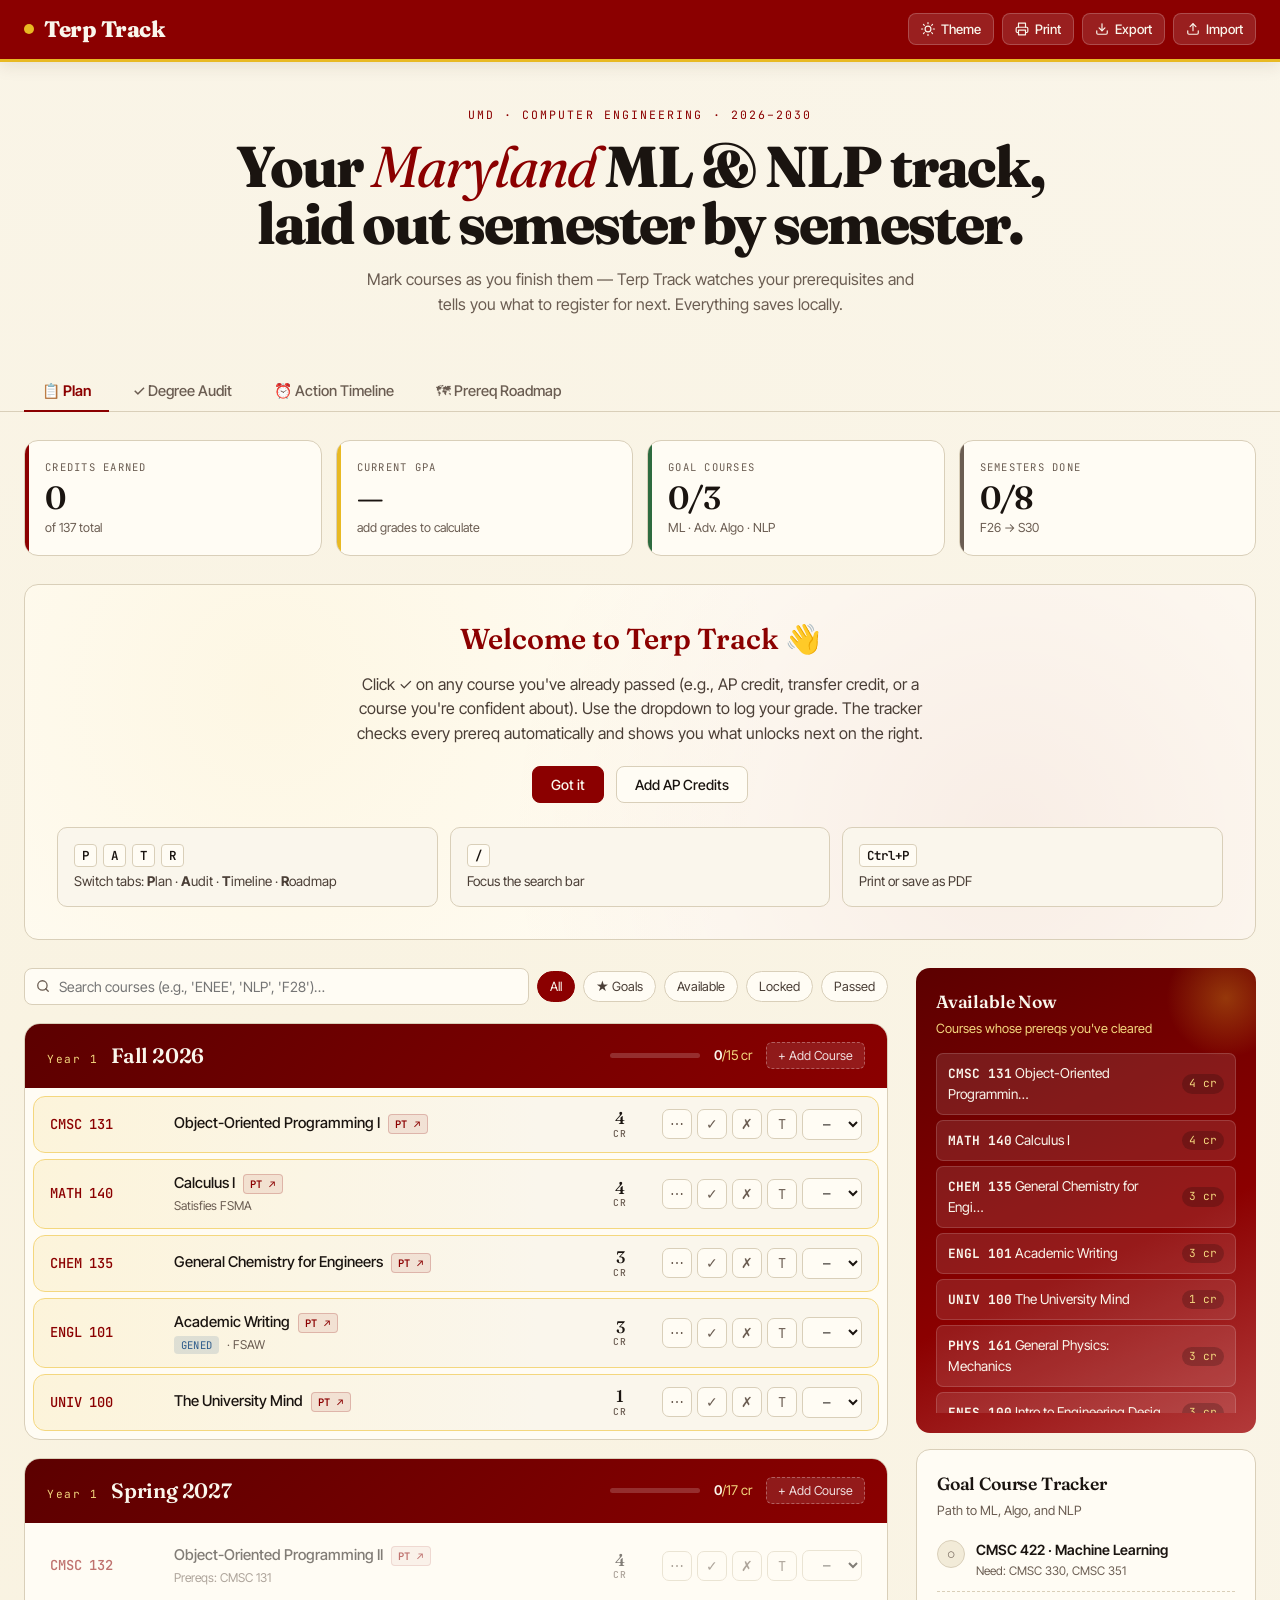
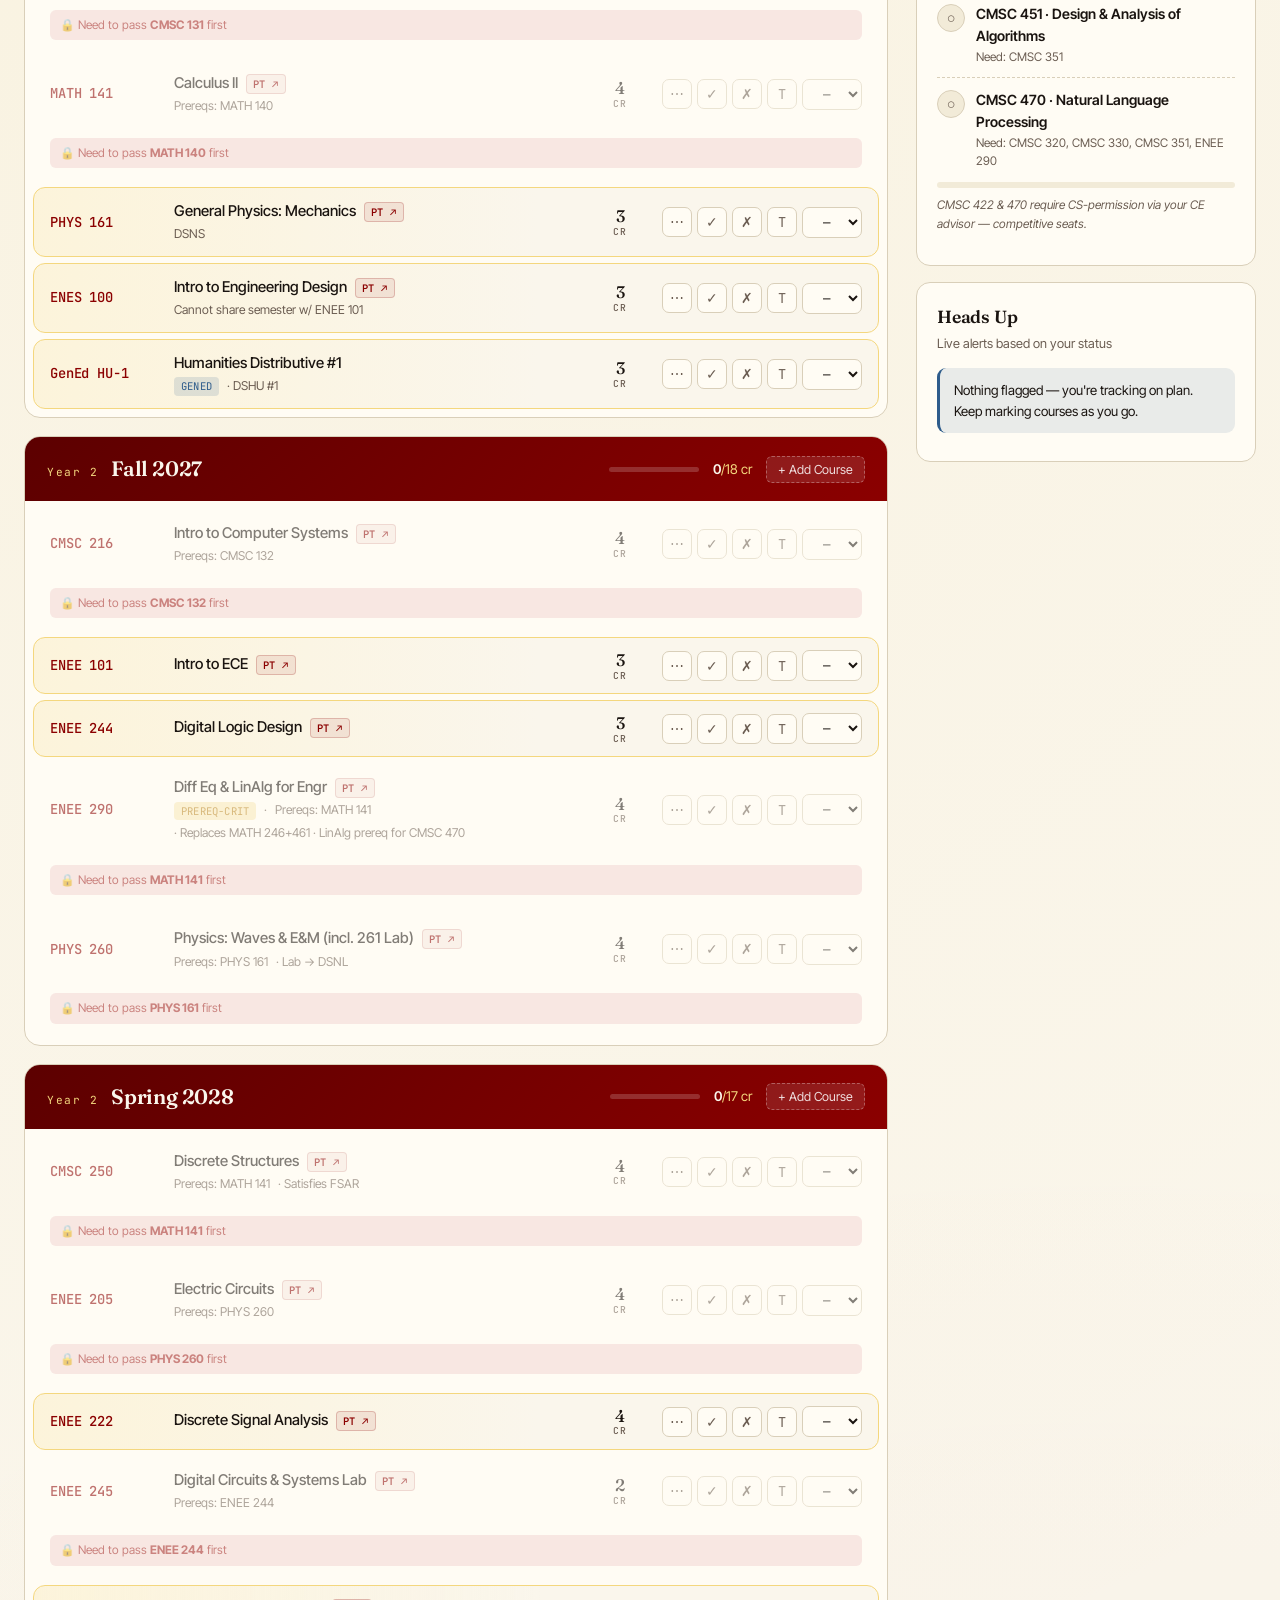
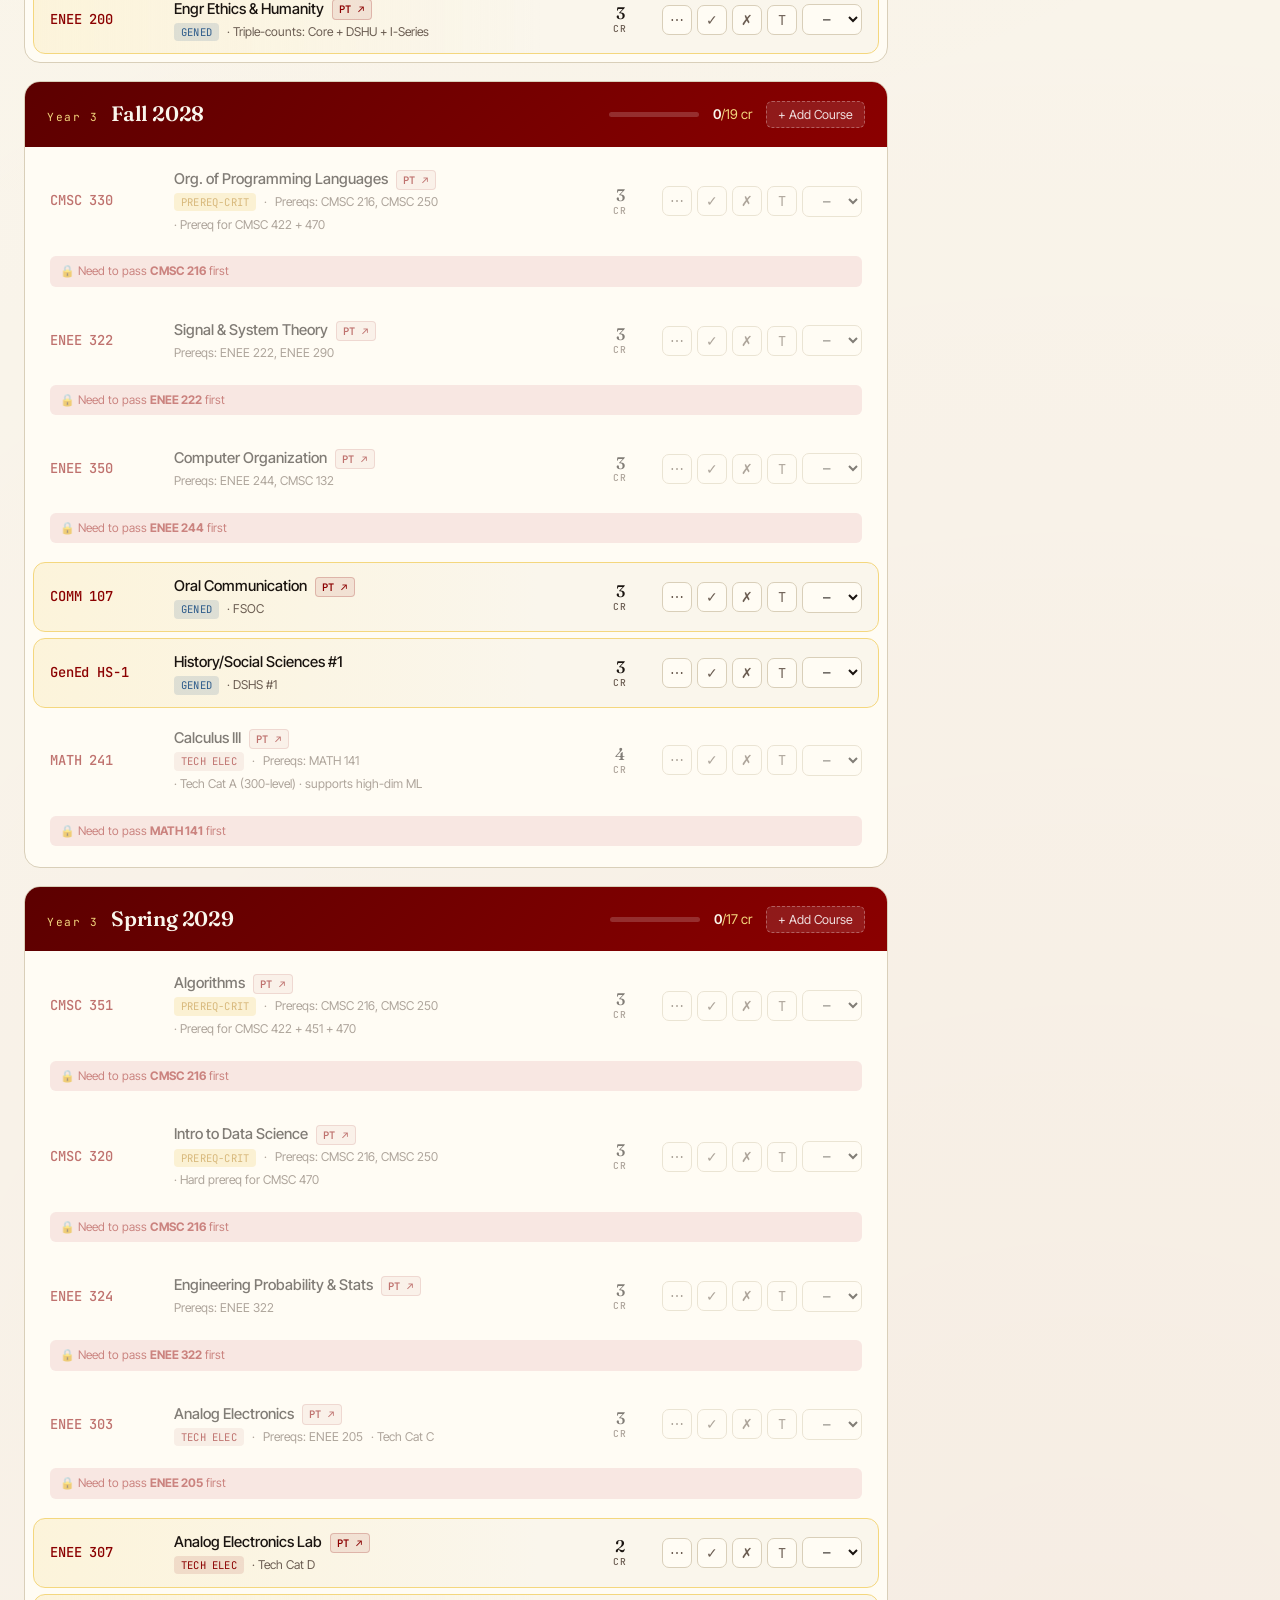
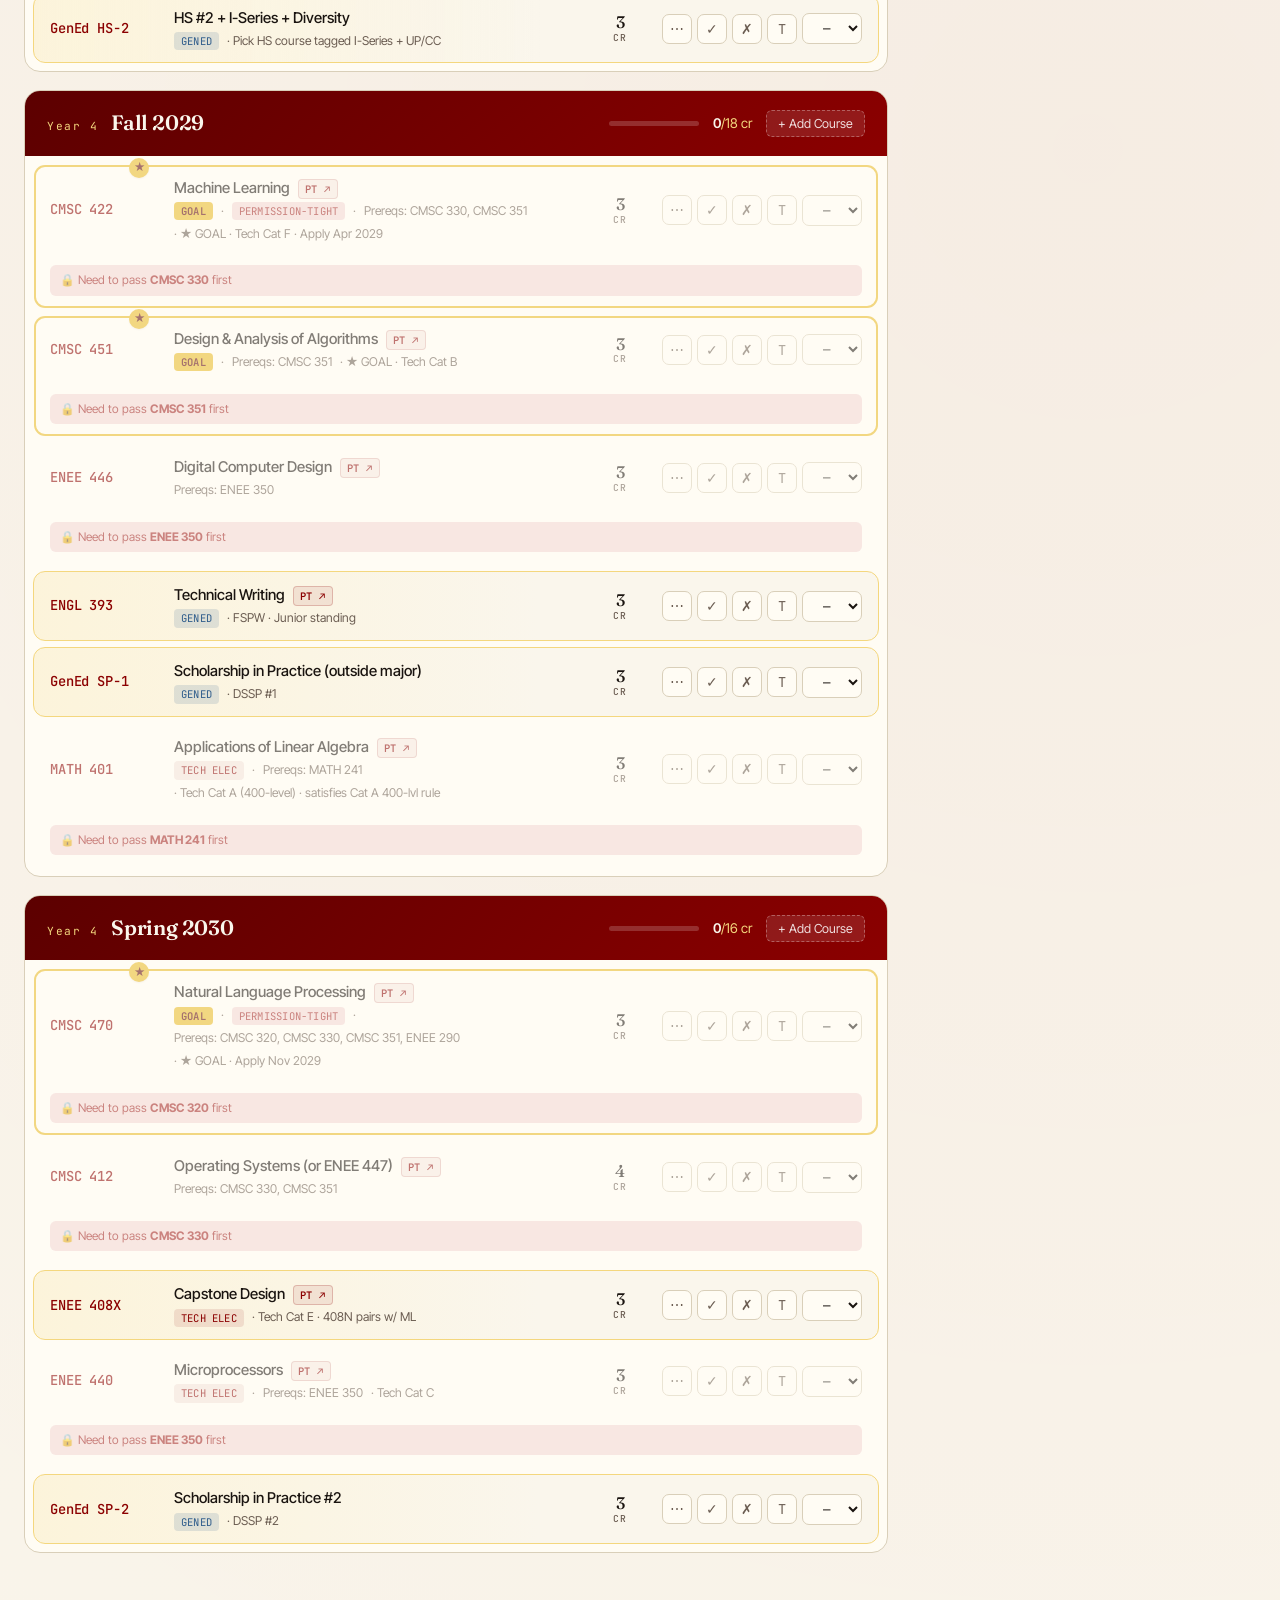
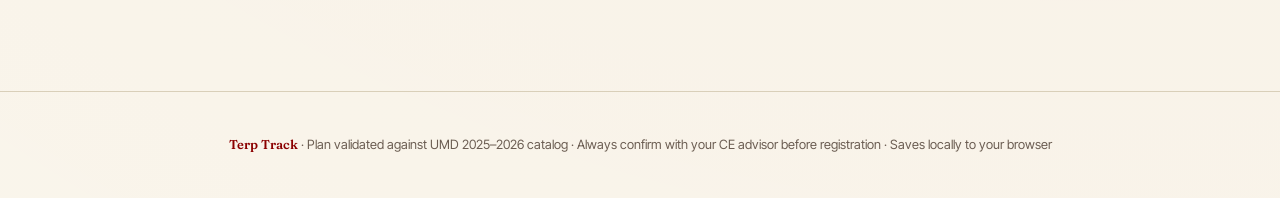
<file: index (2).html>
<!DOCTYPE html>
<html lang="en">
<head>
<meta charset="UTF-8">
<meta name="viewport" content="width=device-width, initial-scale=1.0">
<title>Terp Track — UMD CE / ML / NLP Degree Planner</title>
<link rel="preconnect" href="https://fonts.googleapis.com">
<link rel="preconnect" href="https://fonts.gstatic.com" crossorigin>
<link href="https://fonts.googleapis.com/css2?family=Fraunces:ital,opsz,wght@0,9..144,400;0,9..144,500;0,9..144,600;0,9..144,800;1,9..144,400&family=Inter+Tight:wght@400;500;600;700&family=JetBrains+Mono:wght@400;500&display=swap" rel="stylesheet">
<style>
/* ===========================================================
   THEME — light (default) + dark
   =========================================================== */
:root,
[data-theme="light"] {
  --maroon: #8B0000;
  --maroon-deep: #5C0000;
  --maroon-soft: #B33A3A;
  --gold: #E8B923;
  --gold-soft: #F4D77E;
  --cream: #FAF6EC;
  --cream-deep: #F2EBD8;
  --paper: #FFFCF4;
  --ink: #1A1410;
  --ink-soft: #4A3E36;
  --slate: #6B5D52;
  --line: #D9CFB9;
  --line-strong: #B8AC8E;
  --green: #2E6B3F;
  --green-soft: #DCEBD3;
  --amber: #B8821B;
  --amber-soft: #F8E7B8;
  --red: #A02020;
  --red-soft: #F2D6D4;
  --blue: #2E5C8B;
  --shadow-sm: 0 1px 2px rgba(60,40,20,.08);
  --shadow-md: 0 4px 16px rgba(60,40,20,.10);
  --shadow-lg: 0 12px 40px rgba(60,40,20,.14);
  --bg-grad-1: rgba(232,185,35,.06);
  --bg-grad-2: rgba(139,0,0,.04);
}

[data-theme="dark"] {
  --maroon: #C73E3E;
  --maroon-deep: #8B0000;
  --maroon-soft: #FF5F5F;
  --gold: #F4D77E;
  --gold-soft: #FFE9A8;
  --cream: #1A1612;
  --cream-deep: #221E18;
  --paper: #26211A;
  --ink: #F5EFDF;
  --ink-soft: #C9BFA9;
  --slate: #8B8170;
  --line: #3D3528;
  --line-strong: #5C5240;
  --green: #6FBA82;
  --green-soft: #2A4530;
  --amber: #E8B923;
  --amber-soft: #4A3A18;
  --red: #E55A5A;
  --red-soft: #4A1F1F;
  --blue: #5FA3D9;
  --shadow-sm: 0 1px 2px rgba(0,0,0,.3);
  --shadow-md: 0 4px 16px rgba(0,0,0,.35);
  --shadow-lg: 0 12px 40px rgba(0,0,0,.5);
  --bg-grad-1: rgba(232,185,35,.04);
  --bg-grad-2: rgba(199,62,62,.06);
}

/* ===========================================================
   BASE
   =========================================================== */
* { box-sizing: border-box; }
html, body { margin: 0; padding: 0; }
body {
  font-family: 'Inter Tight', -apple-system, BlinkMacSystemFont, 'Segoe UI', sans-serif;
  background: var(--cream);
  color: var(--ink);
  line-height: 1.55;
  min-height: 100vh;
  background-image:
    radial-gradient(circle at 15% 20%, var(--bg-grad-1) 0%, transparent 40%),
    radial-gradient(circle at 85% 75%, var(--bg-grad-2) 0%, transparent 45%);
  -webkit-font-smoothing: antialiased;
  transition: background-color .25s, color .25s;
}

button { font-family: inherit; cursor: pointer; }
input, select { font-family: inherit; }

/* Scrollbar polish */
::-webkit-scrollbar { width: 10px; height: 10px; }
::-webkit-scrollbar-track { background: transparent; }
::-webkit-scrollbar-thumb { background: var(--line); border-radius: 100px; }
::-webkit-scrollbar-thumb:hover { background: var(--line-strong); }

/* ===========================================================
   TOPBAR
   =========================================================== */
.topbar {
  position: sticky;
  top: 0;
  z-index: 50;
  background: var(--maroon);
  color: #FAF6EC;
  padding: 12px 24px;
  display: flex;
  justify-content: space-between;
  align-items: center;
  box-shadow: var(--shadow-md);
  border-bottom: 3px solid var(--gold);
}
.brand {
  font-family: 'Fraunces', serif;
  font-weight: 800;
  font-size: 1.4rem;
  letter-spacing: -0.02em;
  display: flex;
  align-items: center;
  gap: 10px;
}
.brand .dot {
  width: 10px; height: 10px;
  background: var(--gold);
  border-radius: 50%;
}
.topbar-actions {
  display: flex;
  gap: 8px;
  align-items: center;
}
.icon-btn {
  background: rgba(255,255,255,.12);
  border: 1px solid rgba(255,255,255,.2);
  padding: 7px 12px;
  border-radius: 8px;
  font-size: 0.82rem;
  font-weight: 500;
  color: #FAF6EC;
  transition: all .15s;
  display: flex;
  align-items: center;
  gap: 6px;
}
.icon-btn:hover { background: rgba(255,255,255,.22); }
.icon-btn svg { width: 14px; height: 14px; }
@media (max-width: 600px) {
  .icon-btn .label { display: none; }
}

/* ===========================================================
   HERO
   =========================================================== */
.hero {
  padding: 44px 24px 28px;
  max-width: 1280px;
  margin: 0 auto;
  text-align: center;
}
.eyebrow {
  font-family: 'JetBrains Mono', monospace;
  font-size: 0.72rem;
  letter-spacing: 0.18em;
  text-transform: uppercase;
  color: var(--maroon);
  margin-bottom: 14px;
}
h1.hero-title {
  font-family: 'Fraunces', serif;
  font-weight: 800;
  font-size: clamp(2rem, 5vw, 3.6rem);
  line-height: 1;
  letter-spacing: -0.035em;
  margin: 0 0 14px;
  color: var(--ink);
}
h1.hero-title em {
  font-style: italic;
  color: var(--maroon);
  font-weight: 400;
}
.hero-sub {
  font-size: 1rem;
  color: var(--slate);
  max-width: 560px;
  margin: 0 auto;
}

/* ===========================================================
   TABS
   =========================================================== */
.tabs {
  max-width: 1280px;
  margin: 28px auto 0;
  padding: 0 24px;
  display: flex;
  gap: 6px;
  border-bottom: 1px solid var(--line);
  flex-wrap: wrap;
}
.tab {
  background: transparent;
  border: none;
  padding: 10px 18px;
  font-size: 0.92rem;
  font-weight: 500;
  color: var(--slate);
  border-bottom: 2px solid transparent;
  margin-bottom: -1px;
  transition: all .15s;
  display: flex;
  align-items: center;
  gap: 8px;
}
.tab:hover { color: var(--ink); }
.tab.active {
  color: var(--maroon);
  border-bottom-color: var(--maroon);
  font-weight: 600;
}
.tab .count {
  background: var(--cream-deep);
  color: var(--ink-soft);
  font-family: 'JetBrains Mono', monospace;
  font-size: 0.7rem;
  padding: 1px 7px;
  border-radius: 100px;
  font-weight: 500;
}
.tab.active .count {
  background: var(--maroon);
  color: #FAF6EC;
}

/* ===========================================================
   CONTAINER
   =========================================================== */
.container {
  max-width: 1280px;
  margin: 0 auto;
  padding: 28px 24px 80px;
}
.view { display: none; }
.view.active { display: block; }

/* ===========================================================
   STAT BAR
   =========================================================== */
.stat-bar {
  display: grid;
  grid-template-columns: repeat(4, 1fr);
  gap: 14px;
  margin-bottom: 28px;
}
@media (max-width: 800px) {
  .stat-bar { grid-template-columns: repeat(2, 1fr); }
}
.stat {
  background: var(--paper);
  border: 1px solid var(--line);
  border-radius: 14px;
  padding: 18px 20px;
  position: relative;
  overflow: hidden;
}
.stat::before {
  content: '';
  position: absolute;
  top: 0; left: 0;
  width: 4px;
  height: 100%;
  background: var(--maroon);
}
.stat.gold::before { background: var(--gold); }
.stat.green::before { background: var(--green); }
.stat.slate::before { background: var(--slate); }
.stat-label {
  font-family: 'JetBrains Mono', monospace;
  font-size: 0.66rem;
  letter-spacing: 0.12em;
  text-transform: uppercase;
  color: var(--slate);
  margin-bottom: 6px;
}
.stat-value {
  font-family: 'Fraunces', serif;
  font-size: 2rem;
  font-weight: 600;
  line-height: 1;
  letter-spacing: -0.02em;
  color: var(--ink);
}
.stat-detail {
  font-size: 0.78rem;
  color: var(--slate);
  margin-top: 4px;
}

/* ===========================================================
   PLAN VIEW LAYOUT
   =========================================================== */
.plan-grid {
  display: grid;
  grid-template-columns: 1fr 340px;
  gap: 28px;
}
@media (max-width: 1000px) {
  .plan-grid { grid-template-columns: 1fr; }
}

/* ===========================================================
   SECTION HEADERS
   =========================================================== */
.section-rule {
  display: flex; align-items: center; gap: 14px;
  margin-bottom: 18px;
}
.section-rule .line {
  flex: 1; height: 1px; background: var(--line);
}
.section-rule .badge {
  font-family: 'JetBrains Mono', monospace;
  font-size: 0.68rem;
  letter-spacing: 0.15em;
  text-transform: uppercase;
  color: var(--maroon);
  font-weight: 500;
}

/* ===========================================================
   LEGEND + FILTER ROW
   =========================================================== */
.toolbar {
  display: flex;
  flex-wrap: wrap;
  gap: 8px;
  margin-bottom: 18px;
  align-items: center;
}
.search-box {
  flex: 1;
  min-width: 200px;
  position: relative;
}
.search-box input {
  width: 100%;
  padding: 9px 12px 9px 34px;
  border: 1px solid var(--line);
  border-radius: 8px;
  background: var(--paper);
  font-size: 0.88rem;
  color: var(--ink);
}
.search-box input:focus {
  outline: 2px solid var(--gold);
  outline-offset: -1px;
  border-color: var(--gold);
}
.search-box::before {
  content: '';
  position: absolute;
  left: 12px; top: 50%;
  transform: translateY(-50%);
  width: 14px; height: 14px;
  background-image: url("data:image/svg+xml,%3Csvg xmlns='http://www.w3.org/2000/svg' viewBox='0 0 24 24' fill='none' stroke='%236B5D52' stroke-width='2.2' stroke-linecap='round' stroke-linejoin='round'%3E%3Ccircle cx='11' cy='11' r='8'/%3E%3Cpath d='M21 21l-4.35-4.35'/%3E%3C/svg%3E");
}

.filter-chip {
  padding: 7px 12px;
  background: var(--paper);
  border: 1px solid var(--line);
  border-radius: 100px;
  font-size: 0.8rem;
  color: var(--ink-soft);
  transition: all .15s;
}
.filter-chip:hover {
  border-color: var(--maroon);
  color: var(--maroon);
}
.filter-chip.active {
  background: var(--maroon);
  color: #FAF6EC;
  border-color: var(--maroon);
}

/* ===========================================================
   SEMESTER CARD
   =========================================================== */
.semester {
  background: var(--paper);
  border: 1px solid var(--line);
  border-radius: 16px;
  margin-bottom: 18px;
  overflow: hidden;
  transition: box-shadow .2s;
}
.semester:hover { box-shadow: var(--shadow-md); }
.sem-header {
  background: linear-gradient(135deg, var(--maroon-deep) 0%, var(--maroon) 100%);
  color: #FAF6EC;
  padding: 16px 22px;
  display: flex;
  justify-content: space-between;
  align-items: center;
  flex-wrap: wrap;
  gap: 8px;
}
.sem-title {
  font-family: 'Fraunces', serif;
  font-size: 1.3rem;
  font-weight: 600;
  letter-spacing: -0.01em;
  display: flex;
  align-items: baseline;
  gap: 12px;
}
.sem-title .yr {
  font-family: 'JetBrains Mono', monospace;
  font-size: 0.7rem;
  letter-spacing: 0.15em;
  color: var(--gold-soft);
  font-weight: 400;
}
.sem-meta {
  display: flex; gap: 14px; align-items: center;
  font-size: 0.84rem;
  color: var(--gold-soft);
  flex-wrap: wrap;
}
.sem-meta strong { color: #FAF6EC; font-weight: 600; }
.sem-progress {
  width: 90px;
  height: 5px;
  background: rgba(255,255,255,.18);
  border-radius: 100px;
  overflow: hidden;
}
.sem-progress-fill {
  height: 100%;
  background: var(--gold);
  border-radius: 100px;
  transition: width .4s ease;
}

.add-course-btn {
  background: rgba(255,255,255,.1);
  border: 1px dashed rgba(255,255,255,.3);
  color: rgba(255,255,255,.85);
  padding: 5px 11px;
  border-radius: 6px;
  font-size: 0.78rem;
  transition: all .15s;
}
.add-course-btn:hover {
  background: rgba(255,255,255,.2);
  color: #FAF6EC;
}

.courses {
  padding: 8px;
  display: grid;
  grid-template-columns: 1fr;
  gap: 6px;
}

/* ===========================================================
   COURSE ROW
   =========================================================== */
.course {
  display: grid;
  grid-template-columns: 110px 1fr 56px auto;
  align-items: center;
  gap: 14px;
  padding: 12px 16px;
  border-radius: 12px;
  background: var(--cream);
  border: 1px solid transparent;
  transition: all .15s;
  position: relative;
}
.course:hover {
  border-color: var(--line);
  background: var(--paper);
}
.course.locked {
  opacity: 0.55;
  background: transparent;
}
.course.available {
  background: linear-gradient(90deg, rgba(232,185,35,.12) 0%, var(--cream) 60%);
  border-color: var(--gold-soft);
}
.course.passed {
  background: linear-gradient(90deg, rgba(46,107,63,.10) 0%, var(--cream) 60%);
}
.course.passed .code,
.course.passed .title { color: var(--slate); }
.course.failed {
  background: var(--red-soft);
  border-color: var(--red);
}
.course.in-progress {
  background: linear-gradient(90deg, rgba(139,0,0,.08) 0%, var(--cream) 60%);
  border-color: var(--maroon-soft);
}
.course.transfer {
  background: linear-gradient(90deg, rgba(46,92,139,.08) 0%, var(--cream) 60%);
  border-color: var(--blue);
}
.course.goal {
  box-shadow: 0 0 0 2px var(--gold) inset;
}
.course.goal::before {
  content: '★';
  position: absolute;
  top: -7px;
  left: 95px;
  background: var(--gold);
  color: var(--maroon-deep);
  width: 20px;
  height: 20px;
  border-radius: 50%;
  display: flex;
  align-items: center;
  justify-content: center;
  font-size: 0.7rem;
  font-weight: bold;
  box-shadow: var(--shadow-sm);
}

.code {
  font-family: 'JetBrains Mono', monospace;
  font-weight: 500;
  font-size: 0.86rem;
  color: var(--maroon);
  letter-spacing: -0.01em;
}
.title-block { min-width: 0; }
.title {
  font-weight: 500;
  font-size: 0.93rem;
  color: var(--ink);
  margin-bottom: 2px;
}
.meta {
  font-size: 0.76rem;
  color: var(--slate);
  display: flex;
  flex-wrap: wrap;
  gap: 4px 8px;
  align-items: center;
}
.tag {
  display: inline-block;
  padding: 1px 7px;
  background: var(--cream-deep);
  border-radius: 4px;
  font-family: 'JetBrains Mono', monospace;
  font-size: 0.66rem;
  color: var(--ink-soft);
  letter-spacing: 0.02em;
}
.tag.crit { background: var(--amber-soft); color: var(--amber); }
.tag.goal { background: var(--gold); color: var(--maroon-deep); font-weight: 600; }
.tag.gened { background: rgba(46,92,139,.15); color: var(--blue); }
.tag.tech { background: rgba(139,0,0,.10); color: var(--maroon); }
.tag.risk { background: var(--red-soft); color: var(--red); }

.pt-link {
  display: inline-block;
  margin-left: 8px;
  font-family: 'JetBrains Mono', monospace;
  font-size: 0.65rem;
  font-weight: 600;
  letter-spacing: 0.04em;
  color: var(--maroon);
  background: rgba(139,0,0,.08);
  border: 1px solid rgba(139,0,0,.2);
  padding: 1px 6px;
  border-radius: 4px;
  text-decoration: none;
  vertical-align: middle;
  transition: all .15s;
}
.pt-link:hover {
  background: var(--maroon);
  color: #FAF6EC;
  border-color: var(--maroon);
}

.credits {
  font-family: 'Fraunces', serif;
  font-size: 1.05rem;
  color: var(--ink);
  font-weight: 500;
  text-align: center;
  line-height: 1;
}
.credits-label {
  display: block;
  font-family: 'JetBrains Mono', monospace;
  font-size: 0.6rem;
  letter-spacing: 0.1em;
  color: var(--slate);
  text-transform: uppercase;
  margin-top: 2px;
}

.status-controls {
  display: flex;
  gap: 5px;
  align-items: center;
}
.status-btn {
  width: 30px; height: 30px;
  border: 1px solid var(--line);
  background: var(--paper);
  border-radius: 7px;
  cursor: pointer;
  display: flex;
  align-items: center;
  justify-content: center;
  font-family: 'JetBrains Mono', monospace;
  font-size: 0.85rem;
  color: var(--slate);
  transition: all .15s;
  padding: 0;
}
.status-btn:hover {
  border-color: var(--maroon);
  color: var(--maroon);
}
.status-btn.active {
  background: var(--maroon);
  color: #FAF6EC;
  border-color: var(--maroon);
}
.status-btn.passed-active {
  background: var(--green);
  color: white;
  border-color: var(--green);
}
.status-btn.failed-active {
  background: var(--red);
  color: white;
  border-color: var(--red);
}
.status-btn.transfer-active {
  background: var(--blue);
  color: white;
  border-color: var(--blue);
}
.grade-select {
  width: 60px;
  padding: 5px 6px;
  border: 1px solid var(--line);
  border-radius: 7px;
  background: var(--paper);
  font-family: 'JetBrains Mono', monospace;
  font-size: 0.78rem;
  text-align: center;
  color: var(--ink);
}
.grade-select:focus {
  outline: 2px solid var(--gold);
  outline-offset: -1px;
}

.course-action {
  background: transparent;
  border: 1px solid var(--line);
  color: var(--slate);
  width: 26px;
  height: 26px;
  border-radius: 6px;
  font-size: 0.95rem;
  display: flex;
  align-items: center;
  justify-content: center;
  padding: 0;
  margin-left: 4px;
}
.course-action:hover { border-color: var(--red); color: var(--red); }

.why-locked {
  display: none;
  grid-column: 1 / -1;
  font-size: 0.74rem;
  color: var(--red);
  background: var(--red-soft);
  padding: 6px 10px;
  border-radius: 6px;
  margin-top: 8px;
}
.course.locked .why-locked { display: block; }

/* responsive course rows */
@media (max-width: 700px) {
  .course {
    grid-template-columns: 1fr;
    gap: 8px;
  }
  .credits { text-align: left; }
  .credits-label { display: inline; margin-left: 4px; }
  .status-controls { justify-content: flex-start; flex-wrap: wrap; }
}

/* ===========================================================
   SIDEBAR
   =========================================================== */
.sidebar { align-self: start; }
.panel {
  background: var(--paper);
  border: 1px solid var(--line);
  border-radius: 14px;
  padding: 20px;
  margin-bottom: 16px;
}
.panel h3 {
  font-family: 'Fraunces', serif;
  font-size: 1.1rem;
  font-weight: 600;
  margin: 0 0 4px;
  color: var(--ink);
  letter-spacing: -0.01em;
}
.panel p.lead {
  font-size: 0.8rem;
  color: var(--slate);
  margin: 0 0 14px;
}

.next-up {
  background: linear-gradient(155deg, var(--maroon-deep) 0%, var(--maroon) 60%, var(--maroon-soft) 100%);
  color: #FAF6EC;
  border: none;
  position: relative;
  overflow: hidden;
}
.next-up::after {
  content: '';
  position: absolute;
  top: -40px; right: -40px;
  width: 140px; height: 140px;
  background: radial-gradient(circle, var(--gold) 0%, transparent 60%);
  opacity: 0.3;
  border-radius: 50%;
}
.next-up h3, .next-up p.lead { color: #FAF6EC; position: relative; }
.next-up p.lead { color: var(--gold-soft); }

.next-list {
  list-style: none;
  padding: 0;
  margin: 0;
  position: relative;
  max-height: 360px;
  overflow-y: auto;
}
.next-list li {
  padding: 9px 11px;
  background: rgba(255,255,255,.10);
  border-radius: 7px;
  margin-bottom: 5px;
  font-size: 0.85rem;
  border: 1px solid rgba(255,255,255,.15);
  display: flex;
  justify-content: space-between;
  align-items: center;
  gap: 8px;
}
.next-list li strong {
  font-family: 'JetBrains Mono', monospace;
  font-size: 0.8rem;
}
.next-list .credits-mini {
  font-family: 'JetBrains Mono', monospace;
  font-size: 0.7rem;
  color: var(--gold-soft);
  background: rgba(0,0,0,.2);
  padding: 1px 7px;
  border-radius: 100px;
  flex-shrink: 0;
}
.next-list .empty {
  color: var(--gold-soft);
  font-style: italic;
  padding: 8px 0;
  text-align: center;
  background: none;
  border: none;
}

/* goal tracker */
.goal-row {
  display: flex;
  align-items: flex-start;
  gap: 11px;
  padding: 11px 0;
  border-bottom: 1px dashed var(--line);
}
.goal-row:last-child { border-bottom: none; padding-bottom: 0; }
.goal-row:first-child { padding-top: 4px; }
.goal-icon {
  width: 28px; height: 28px;
  flex-shrink: 0;
  border-radius: 50%;
  display: flex;
  align-items: center;
  justify-content: center;
  font-family: 'JetBrains Mono', monospace;
  font-size: 0.9rem;
  background: var(--cream-deep);
  color: var(--slate);
  border: 1px solid var(--line);
  margin-top: 1px;
}
.goal-icon.ready { background: var(--gold); color: var(--maroon-deep); border-color: var(--gold); }
.goal-icon.done { background: var(--green); color: white; border-color: var(--green); }
.goal-icon.in-prog { background: var(--maroon); color: white; border-color: var(--maroon); }
.goal-info { flex: 1; min-width: 0; }
.goal-name { font-weight: 600; font-size: 0.88rem; }
.goal-status { font-size: 0.74rem; color: var(--slate); margin-top: 1px; }
.goal-status.ready { color: var(--amber); font-weight: 500; }
.goal-status.done { color: var(--green); font-weight: 500; }
.goal-status.in-prog { color: var(--maroon); font-weight: 500; }

/* progress bar */
.progress {
  height: 6px;
  background: var(--cream-deep);
  border-radius: 100px;
  overflow: hidden;
  margin-top: 12px;
}
.progress-fill {
  height: 100%;
  background: linear-gradient(90deg, var(--maroon) 0%, var(--gold) 100%);
  border-radius: 100px;
  transition: width .4s ease;
}

/* alerts */
.alert {
  padding: 12px 14px;
  border-radius: 9px;
  background: var(--amber-soft);
  border-left: 3px solid var(--amber);
  font-size: 0.83rem;
  color: var(--ink);
  margin-bottom: 8px;
}
.alert.danger { background: var(--red-soft); border-left-color: var(--red); }
.alert.success { background: var(--green-soft); border-left-color: var(--green); }
.alert.info { background: rgba(46,92,139,.10); border-left-color: var(--blue); }
.alert strong { color: var(--ink); }

/* ===========================================================
   AUDIT VIEW
   =========================================================== */
.audit-grid {
  display: grid;
  grid-template-columns: 1fr 1fr;
  gap: 24px;
}
@media (max-width: 800px) {
  .audit-grid { grid-template-columns: 1fr; }
}
.audit-card {
  background: var(--paper);
  border: 1px solid var(--line);
  border-radius: 14px;
  padding: 22px;
}
.audit-card h3 {
  font-family: 'Fraunces', serif;
  font-size: 1.2rem;
  font-weight: 600;
  margin: 0 0 14px;
  color: var(--maroon);
}
.audit-line {
  display: flex;
  align-items: center;
  gap: 10px;
  padding: 8px 0;
  border-bottom: 1px solid var(--line);
  font-size: 0.88rem;
}
.audit-line:last-child { border-bottom: none; }
.audit-line .check {
  width: 22px; height: 22px;
  border-radius: 50%;
  background: var(--cream-deep);
  border: 1px solid var(--line);
  flex-shrink: 0;
  display: flex;
  align-items: center;
  justify-content: center;
  font-size: 0.78rem;
  color: var(--slate);
}
.audit-line.done .check {
  background: var(--green);
  border-color: var(--green);
  color: white;
}
.audit-line.partial .check {
  background: var(--amber);
  border-color: var(--amber);
  color: white;
}
.audit-line .name { flex: 1; min-width: 0; }
.audit-line .status {
  font-family: 'JetBrains Mono', monospace;
  font-size: 0.74rem;
  color: var(--slate);
  flex-shrink: 0;
}

.audit-summary {
  background: linear-gradient(135deg, var(--maroon-deep) 0%, var(--maroon) 100%);
  color: #FAF6EC;
  padding: 28px;
  border-radius: 14px;
  margin-bottom: 24px;
  display: grid;
  grid-template-columns: 2fr 1fr;
  gap: 24px;
  align-items: center;
}
@media (max-width: 700px) { .audit-summary { grid-template-columns: 1fr; } }
.audit-summary h2 {
  font-family: 'Fraunces', serif;
  font-size: 1.6rem;
  margin: 0 0 6px;
  font-weight: 600;
}
.audit-summary p {
  margin: 0;
  font-size: 0.94rem;
  color: var(--gold-soft);
}
.audit-percent {
  text-align: center;
}
.audit-percent .big {
  font-family: 'Fraunces', serif;
  font-size: 3.5rem;
  font-weight: 600;
  line-height: 1;
  color: var(--gold);
}
.audit-percent .label {
  font-family: 'JetBrains Mono', monospace;
  font-size: 0.7rem;
  letter-spacing: 0.15em;
  color: var(--gold-soft);
  text-transform: uppercase;
  margin-top: 6px;
}

/* ===========================================================
   TIMELINE VIEW
   =========================================================== */
.timeline-rail {
  position: relative;
  padding-left: 28px;
}
.timeline-rail::before {
  content: '';
  position: absolute;
  left: 8px;
  top: 0;
  bottom: 0;
  width: 2px;
  background: linear-gradient(to bottom, var(--maroon) 0%, var(--gold) 100%);
}
.timeline-event {
  position: relative;
  margin-bottom: 18px;
}
.timeline-event::before {
  content: '';
  position: absolute;
  left: -25px;
  top: 6px;
  width: 12px; height: 12px;
  border-radius: 50%;
  background: var(--maroon);
  border: 3px solid var(--cream);
  box-shadow: 0 0 0 1px var(--maroon);
}
.timeline-event.upcoming::before { background: var(--gold); box-shadow: 0 0 0 1px var(--gold); }
.timeline-event.past::before { background: var(--green); box-shadow: 0 0 0 1px var(--green); }
.timeline-event.critical::before { background: var(--red); box-shadow: 0 0 0 1px var(--red); }
.timeline-card {
  background: var(--paper);
  border: 1px solid var(--line);
  border-radius: 12px;
  padding: 14px 18px;
}
.timeline-date {
  font-family: 'JetBrains Mono', monospace;
  font-size: 0.7rem;
  letter-spacing: 0.1em;
  color: var(--maroon);
  text-transform: uppercase;
  margin-bottom: 4px;
}
.timeline-title {
  font-weight: 600;
  font-size: 1rem;
  margin-bottom: 4px;
}
.timeline-desc {
  font-size: 0.85rem;
  color: var(--ink-soft);
  line-height: 1.5;
}

/* ===========================================================
   ROADMAP VIEW
   =========================================================== */
.roadmap-svg {
  width: 100%;
  background: var(--paper);
  border: 1px solid var(--line);
  border-radius: 14px;
  padding: 20px;
  overflow-x: auto;
}
.roadmap-svg svg {
  display: block;
  min-width: 700px;
  width: 100%;
}
.node-rect {
  fill: var(--paper);
  stroke: var(--line-strong);
  stroke-width: 1.5;
  rx: 6;
  cursor: pointer;
}
.node-rect.passed { fill: var(--green-soft); stroke: var(--green); }
.node-rect.in-progress { fill: rgba(139,0,0,.10); stroke: var(--maroon); }
.node-rect.available { fill: var(--amber-soft); stroke: var(--gold); }
.node-rect.failed { fill: var(--red-soft); stroke: var(--red); }
.node-rect.goal {
  stroke-width: 3;
  stroke: var(--gold);
  filter: drop-shadow(0 2px 4px rgba(232,185,35,.4));
}
.node-text {
  font-family: 'JetBrains Mono', monospace;
  font-size: 11px;
  fill: var(--ink);
  pointer-events: none;
  font-weight: 500;
}
.node-text.muted { fill: var(--slate); font-weight: 400; }
.edge {
  fill: none;
  stroke: var(--line-strong);
  stroke-width: 1.5;
  marker-end: url(#arrow);
}
.edge.satisfied { stroke: var(--green); }
.edge.blocked { stroke: var(--red); stroke-dasharray: 4 3; }

/* ===========================================================
   MODAL
   =========================================================== */
.modal-backdrop {
  position: fixed;
  inset: 0;
  background: rgba(0,0,0,.45);
  display: none;
  align-items: center;
  justify-content: center;
  z-index: 200;
  padding: 20px;
}
.modal-backdrop.open { display: flex; }
.modal {
  background: var(--paper);
  border-radius: 14px;
  padding: 24px;
  max-width: 460px;
  width: 100%;
  box-shadow: var(--shadow-lg);
  max-height: 90vh;
  overflow-y: auto;
}
.modal h3 {
  font-family: 'Fraunces', serif;
  font-size: 1.3rem;
  margin: 0 0 14px;
  color: var(--ink);
}
.modal label {
  display: block;
  font-size: 0.8rem;
  font-weight: 500;
  color: var(--ink-soft);
  margin-top: 12px;
  margin-bottom: 4px;
  font-family: 'JetBrains Mono', monospace;
  letter-spacing: 0.05em;
  text-transform: uppercase;
}
.modal input[type="text"], .modal input[type="number"], .modal select, .modal textarea {
  width: 100%;
  padding: 9px 12px;
  border: 1px solid var(--line);
  border-radius: 8px;
  background: var(--cream);
  font-size: 0.92rem;
  color: var(--ink);
  font-family: inherit;
}
.modal input:focus, .modal select:focus, .modal textarea:focus {
  outline: 2px solid var(--gold);
  outline-offset: -1px;
}
.modal-actions {
  display: flex;
  gap: 10px;
  justify-content: flex-end;
  margin-top: 22px;
}
.btn {
  padding: 9px 18px;
  border: 1px solid var(--line);
  background: var(--paper);
  color: var(--ink);
  border-radius: 8px;
  font-size: 0.88rem;
  font-weight: 500;
  cursor: pointer;
  transition: all .15s;
}
.btn:hover { border-color: var(--maroon); }
.btn.primary {
  background: var(--maroon);
  color: #FAF6EC;
  border-color: var(--maroon);
}
.btn.primary:hover { background: var(--maroon-deep); }
.btn.danger {
  background: var(--red);
  color: white;
  border-color: var(--red);
}

/* ===========================================================
   ONBOARDING
   =========================================================== */
.welcome-card {
  background: var(--paper);
  border: 1px solid var(--line);
  border-radius: 14px;
  padding: 32px;
  margin-bottom: 28px;
  text-align: center;
  background-image: 
    radial-gradient(circle at 20% 30%, rgba(232,185,35,.08), transparent 50%),
    radial-gradient(circle at 80% 70%, rgba(139,0,0,.06), transparent 50%);
}
.welcome-card h2 {
  font-family: 'Fraunces', serif;
  font-size: 1.8rem;
  font-weight: 600;
  margin: 0 0 10px;
  color: var(--maroon);
}
.welcome-card p {
  font-size: 1rem;
  color: var(--ink-soft);
  max-width: 580px;
  margin: 0 auto 20px;
}
.welcome-actions {
  display: flex;
  gap: 12px;
  justify-content: center;
  flex-wrap: wrap;
}
.welcome-shortcuts {
  display: grid;
  grid-template-columns: repeat(auto-fit, minmax(240px, 1fr));
  gap: 12px;
  margin-top: 24px;
  text-align: left;
}
.shortcut {
  background: var(--cream);
  border: 1px solid var(--line);
  border-radius: 10px;
  padding: 14px 16px;
}
.shortcut .key {
  font-family: 'JetBrains Mono', monospace;
  font-size: 0.78rem;
  background: var(--paper);
  border: 1px solid var(--line);
  padding: 2px 7px;
  border-radius: 4px;
  margin-right: 6px;
  font-weight: 600;
}
.shortcut p {
  font-size: 0.84rem;
  color: var(--ink-soft);
  margin: 4px 0 0;
}

/* ===========================================================
   MISC
   =========================================================== */
.footer {
  text-align: center;
  padding: 30px 20px;
  color: var(--slate);
  font-size: 0.8rem;
  border-top: 1px solid var(--line);
  margin-top: 40px;
}
.footer em {
  font-family: 'Fraunces', serif;
  color: var(--maroon);
  font-style: normal;
  font-weight: 600;
}

.save-indicator {
  position: fixed;
  bottom: 20px;
  right: 20px;
  background: var(--green);
  color: white;
  padding: 9px 16px;
  border-radius: 100px;
  font-size: 0.84rem;
  font-weight: 500;
  box-shadow: var(--shadow-lg);
  opacity: 0;
  transform: translateY(20px);
  transition: all .3s;
  pointer-events: none;
  z-index: 300;
}
.save-indicator.show {
  opacity: 1;
  transform: translateY(0);
}

/* print styles */
@media print {
  .topbar, .tabs, .sidebar, .toolbar, .footer, .save-indicator,
  .modal-backdrop, .add-course-btn, .course-action, .status-controls,
  .welcome-card { display: none !important; }
  body { background: white; color: black; }
  .container { padding: 0; max-width: 100%; }
  .plan-grid { grid-template-columns: 1fr; }
  .semester { break-inside: avoid; box-shadow: none; }
  .stat-bar { break-inside: avoid; }
}
</style>
</head>
<body data-theme="light">

<!-- ============================ TOPBAR ============================ -->
<div class="topbar">
  <div class="brand"><span class="dot"></span>Terp Track</div>
  <div class="topbar-actions">
    <button class="icon-btn" id="theme-toggle" title="Toggle dark mode">
      <svg id="theme-icon" viewBox="0 0 24 24" fill="none" stroke="currentColor" stroke-width="2" stroke-linecap="round" stroke-linejoin="round"><circle cx="12" cy="12" r="5"/><path d="M12 1v2M12 21v2M4.22 4.22l1.42 1.42M18.36 18.36l1.42 1.42M1 12h2M21 12h2M4.22 19.78l1.42-1.42M18.36 5.64l1.42-1.42"/></svg>
      <span class="label">Theme</span>
    </button>
    <button class="icon-btn" onclick="window.print()" title="Print or save as PDF">
      <svg viewBox="0 0 24 24" fill="none" stroke="currentColor" stroke-width="2" stroke-linecap="round" stroke-linejoin="round"><polyline points="6 9 6 2 18 2 18 9"/><path d="M6 18H4a2 2 0 0 1-2-2v-5a2 2 0 0 1 2-2h16a2 2 0 0 1 2 2v5a2 2 0 0 1-2 2h-2"/><rect x="6" y="14" width="12" height="8"/></svg>
      <span class="label">Print</span>
    </button>
    <button class="icon-btn" onclick="exportData()" title="Export your data">
      <svg viewBox="0 0 24 24" fill="none" stroke="currentColor" stroke-width="2" stroke-linecap="round" stroke-linejoin="round"><path d="M21 15v4a2 2 0 0 1-2 2H5a2 2 0 0 1-2-2v-4"/><polyline points="7 10 12 15 17 10"/><line x1="12" y1="15" x2="12" y2="3"/></svg>
      <span class="label">Export</span>
    </button>
    <button class="icon-btn" onclick="openImport()" title="Import data">
      <svg viewBox="0 0 24 24" fill="none" stroke="currentColor" stroke-width="2" stroke-linecap="round" stroke-linejoin="round"><path d="M21 15v4a2 2 0 0 1-2 2H5a2 2 0 0 1-2-2v-4"/><polyline points="17 8 12 3 7 8"/><line x1="12" y1="3" x2="12" y2="15"/></svg>
      <span class="label">Import</span>
    </button>
    <input type="file" id="import-file" style="display:none" accept=".json">
  </div>
</div>

<!-- ============================ HERO ============================ -->
<div class="hero">
  <div class="eyebrow">UMD · Computer Engineering · 2026–2030</div>
  <h1 class="hero-title">Your <em>Maryland</em> ML &amp; NLP track,<br>laid out semester by semester.</h1>
  <p class="hero-sub">Mark courses as you finish them — Terp Track watches your prerequisites and tells you what to register for next. Everything saves locally.</p>
</div>

<!-- ============================ TABS ============================ -->
<div class="tabs" role="tablist">
  <button class="tab active" data-tab="plan">📋 Plan</button>
  <button class="tab" data-tab="audit">✓ Degree Audit</button>
  <button class="tab" data-tab="timeline">⏰ Action Timeline</button>
  <button class="tab" data-tab="roadmap">🗺 Prereq Roadmap</button>
</div>

<!-- ============================ CONTAINER ============================ -->
<div class="container">

  <!-- Stat bar (always visible) -->
  <div class="stat-bar" id="stat-bar">
    <div class="stat">
      <div class="stat-label">Credits Earned</div>
      <div class="stat-value" id="stat-credits">0</div>
      <div class="stat-detail" id="stat-credits-detail">of 137 total</div>
    </div>
    <div class="stat gold">
      <div class="stat-label">Current GPA</div>
      <div class="stat-value" id="stat-gpa">—</div>
      <div class="stat-detail" id="stat-gpa-detail">add grades to calculate</div>
    </div>
    <div class="stat green">
      <div class="stat-label">Goal Courses</div>
      <div class="stat-value" id="stat-goals">0/3</div>
      <div class="stat-detail">ML · Adv. Algo · NLP</div>
    </div>
    <div class="stat slate">
      <div class="stat-label">Semesters Done</div>
      <div class="stat-value" id="stat-sems">0/8</div>
      <div class="stat-detail">F26 → S30</div>
    </div>
  </div>

  <!-- ============================ PLAN VIEW ============================ -->
  <div class="view active" id="view-plan">
    <div id="welcome-card" class="welcome-card" style="display:none">
      <h2>Welcome to Terp Track 👋</h2>
      <p>Click ✓ on any course you've already passed (e.g., AP credit, transfer credit, or a course you're confident about). Use the dropdown to log your grade. The tracker checks every prereq automatically and shows you what unlocks next on the right.</p>
      <div class="welcome-actions">
        <button class="btn primary" onclick="dismissWelcome()">Got it</button>
        <button class="btn" onclick="quickStartAP()">Add AP Credits</button>
      </div>
      <div class="welcome-shortcuts">
        <div class="shortcut">
          <span class="key">P</span><span class="key">A</span><span class="key">T</span><span class="key">R</span>
          <p>Switch tabs: <strong>P</strong>lan · <strong>A</strong>udit · <strong>T</strong>imeline · <strong>R</strong>oadmap</p>
        </div>
        <div class="shortcut">
          <span class="key">/</span>
          <p>Focus the search bar</p>
        </div>
        <div class="shortcut">
          <span class="key">Ctrl+P</span>
          <p>Print or save as PDF</p>
        </div>
      </div>
    </div>

    <div class="plan-grid">
      <div class="main">
        <div class="toolbar">
          <div class="search-box">
            <input type="text" id="search-input" placeholder="Search courses (e.g., 'ENEE', 'NLP', 'F28')…">
          </div>
          <button class="filter-chip active" data-filter="all">All</button>
          <button class="filter-chip" data-filter="goal">★ Goals</button>
          <button class="filter-chip" data-filter="available">Available</button>
          <button class="filter-chip" data-filter="locked">Locked</button>
          <button class="filter-chip" data-filter="passed">Passed</button>
        </div>

        <div id="semesters-container"></div>
      </div>

      <div class="sidebar">
        <div class="panel next-up">
          <h3>Available Now</h3>
          <p class="lead">Courses whose prereqs you've cleared</p>
          <ul class="next-list" id="next-list"></ul>
        </div>

        <div class="panel">
          <h3>Goal Course Tracker</h3>
          <p class="lead">Path to ML, Algo, and NLP</p>
          <div id="goal-tracker"></div>
          <div class="progress"><div class="progress-fill" id="overall-progress"></div></div>
          <p style="font-size:.74rem;color:var(--slate);margin-top:8px;font-style:italic">CMSC 422 &amp; 470 require CS-permission via your CE advisor — competitive seats.</p>
        </div>

        <div class="panel">
          <h3>Heads Up</h3>
          <p class="lead">Live alerts based on your status</p>
          <div id="alerts-container"></div>
        </div>
      </div>
    </div>
  </div>

  <!-- ============================ AUDIT VIEW ============================ -->
  <div class="view" id="view-audit">
    <div class="audit-summary">
      <div>
        <h2 id="audit-headline">Building Your Degree</h2>
        <p id="audit-tagline">Mark courses to track progress against the 130-credit CE requirement.</p>
      </div>
      <div class="audit-percent">
        <div class="big" id="audit-percent">0%</div>
        <div class="label">complete</div>
      </div>
    </div>
    <div class="audit-grid">
      <div class="audit-card">
        <h3>CE Major Core</h3>
        <div id="audit-core"></div>
      </div>
      <div class="audit-card">
        <h3>General Education</h3>
        <div id="audit-gened"></div>
      </div>
      <div class="audit-card">
        <h3>Tech Electives (Cat A–F)</h3>
        <div id="audit-tech"></div>
      </div>
      <div class="audit-card">
        <h3>Goal Courses</h3>
        <div id="audit-goals"></div>
      </div>
    </div>
  </div>

  <!-- ============================ TIMELINE VIEW ============================ -->
  <div class="view" id="view-timeline">
    <div class="section-rule">
      <span class="badge">Critical Action Items</span>
      <span class="line"></span>
    </div>
    <div class="timeline-rail" id="timeline-rail"></div>
  </div>

  <!-- ============================ ROADMAP VIEW ============================ -->
  <div class="view" id="view-roadmap">
    <div class="section-rule">
      <span class="badge">Prerequisite Dependency Map</span>
      <span class="line"></span>
    </div>
    <p style="color:var(--slate);font-size:.9rem;margin-bottom:18px">Visual prerequisite chain to your three goal courses. Green = passed, gold = available now, red dashed = blocked.</p>
    <div class="roadmap-svg" id="roadmap-container"></div>
  </div>

</div>

<!-- ============================ MODALS ============================ -->
<div class="modal-backdrop" id="add-course-modal">
  <div class="modal">
    <h3 id="add-course-title">Add Custom Course</h3>
    <label>Course Code</label>
    <input type="text" id="ac-code" placeholder="e.g., MATH 241">
    <label>Title</label>
    <input type="text" id="ac-title" placeholder="e.g., Calculus III">
    <label>Credits</label>
    <input type="number" id="ac-credits" min="1" max="6" value="3">
    <label>Notes (optional)</label>
    <input type="text" id="ac-note" placeholder="e.g., Tech Elective Cat A">
    <div class="modal-actions">
      <button class="btn" onclick="closeAddCourse()">Cancel</button>
      <button class="btn primary" onclick="saveCustomCourse()">Add Course</button>
    </div>
  </div>
</div>

<div class="footer">
  <p><em>Terp Track</em> · Plan validated against UMD 2025–2026 catalog · Always confirm with your CE advisor before registration · Saves locally to your browser</p>
</div>

<div class="save-indicator" id="save-indicator">Saved</div>

<script>
'use strict';
/* ============================================================
   DATA MODEL
   ============================================================ */
const SCHEDULE = [
  {
    id: "F26", name: "Fall 2026", year: "Year 1",
    courses: [
      { code: "CMSC 131", title: "Object-Oriented Programming I", cr: 4, prereqs: [], coreqs: [], kind: "core", category: "ce-core" },
      { code: "MATH 140", title: "Calculus I",                    cr: 4, prereqs: [], coreqs: [], kind: "core", category: "ce-core", note: "Satisfies FSMA" },
      { code: "CHEM 135", title: "General Chemistry for Engineers",cr: 3, prereqs: [], coreqs: [], kind: "core", category: "ce-core" },
      { code: "ENGL 101", title: "Academic Writing",               cr: 3, prereqs: [], coreqs: [], kind: "gened", category: "gened-fsaw", note: "FSAW" },
      { code: "UNIV 100", title: "The University Mind",            cr: 1, prereqs: [], coreqs: [], kind: "core", category: "ce-core" },
    ]
  },
  {
    id: "S27", name: "Spring 2027", year: "Year 1",
    courses: [
      { code: "CMSC 132", title: "Object-Oriented Programming II",cr: 4, prereqs: ["CMSC 131"], coreqs: [], kind: "core", category: "ce-core" },
      { code: "MATH 141", title: "Calculus II",                    cr: 4, prereqs: ["MATH 140"], coreqs: [], kind: "core", category: "ce-core" },
      { code: "PHYS 161", title: "General Physics: Mechanics",     cr: 3, prereqs: [], coreqs: ["MATH 141"], kind: "core", category: "ce-core", note: "DSNS" },
      { code: "ENES 100", title: "Intro to Engineering Design",    cr: 3, prereqs: [], coreqs: [], kind: "core", category: "ce-core", note: "Cannot share semester w/ ENEE 101" },
      { code: "GenEd HU-1", title: "Humanities Distributive #1",   cr: 3, prereqs: [], coreqs: [], kind: "gened", category: "gened-dshu", note: "DSHU #1" },
    ]
  },
  {
    id: "F27", name: "Fall 2027", year: "Year 2",
    courses: [
      { code: "CMSC 216", title: "Intro to Computer Systems",      cr: 4, prereqs: ["CMSC 132"], coreqs: [], kind: "core", category: "ce-core" },
      { code: "ENEE 101", title: "Intro to ECE",                   cr: 3, prereqs: [], coreqs: ["MATH 140"], kind: "core", category: "ce-core" },
      { code: "ENEE 244", title: "Digital Logic Design",           cr: 3, prereqs: [], coreqs: ["CMSC 132"], kind: "core", category: "ce-core" },
      { code: "ENEE 290", title: "Diff Eq & LinAlg for Engr",      cr: 4, prereqs: ["MATH 141"], coreqs: [], kind: "critical", category: "ce-core", note: "Replaces MATH 246+461 · LinAlg prereq for CMSC 470" },
      { code: "PHYS 260", title: "Physics: Waves & E&M (incl. 261 Lab)",cr: 4, prereqs: ["PHYS 161"], coreqs: [], kind: "core", category: "ce-core", note: "Lab → DSNL" },
    ]
  },
  {
    id: "S28", name: "Spring 2028", year: "Year 2",
    courses: [
      { code: "CMSC 250", title: "Discrete Structures",            cr: 4, prereqs: ["MATH 141"], coreqs: [], kind: "core", category: "ce-core", note: "Satisfies FSAR" },
      { code: "ENEE 205", title: "Electric Circuits",              cr: 4, prereqs: ["PHYS 260"], coreqs: ["ENEE 290"], kind: "core", category: "ce-core" },
      { code: "ENEE 222", title: "Discrete Signal Analysis",       cr: 4, prereqs: [], coreqs: ["ENEE 290"], kind: "core", category: "ce-core" },
      { code: "ENEE 245", title: "Digital Circuits & Systems Lab", cr: 2, prereqs: ["ENEE 244"], coreqs: [], kind: "core", category: "ce-core" },
      { code: "ENEE 200", title: "Engr Ethics & Humanity",         cr: 3, prereqs: [], coreqs: [], kind: "gened", category: "ce-core", note: "Triple-counts: Core + DSHU + I-Series" },
    ]
  },
  {
    id: "F28", name: "Fall 2028", year: "Year 3",
    courses: [
      { code: "CMSC 330", title: "Org. of Programming Languages",  cr: 3, prereqs: ["CMSC 216", "CMSC 250"], coreqs: [], kind: "critical", category: "ce-core", note: "Prereq for CMSC 422 + 470" },
      { code: "ENEE 322", title: "Signal & System Theory",         cr: 3, prereqs: ["ENEE 222", "ENEE 290"], coreqs: [], kind: "core", category: "ce-core" },
      { code: "ENEE 350", title: "Computer Organization",          cr: 3, prereqs: ["ENEE 244", "CMSC 132"], coreqs: [], kind: "core", category: "ce-core" },
      { code: "COMM 107", title: "Oral Communication",             cr: 3, prereqs: [], coreqs: [], kind: "gened", category: "gened-fsoc", note: "FSOC" },
      { code: "GenEd HS-1", title: "History/Social Sciences #1",   cr: 3, prereqs: [], coreqs: [], kind: "gened", category: "gened-dshs", note: "DSHS #1" },
      { code: "MATH 241", title: "Calculus III",                   cr: 4, prereqs: ["MATH 141"], coreqs: [], kind: "tech", category: "tech-a", note: "Tech Cat A (300-level) · supports high-dim ML" },
    ]
  },
  {
    id: "S29", name: "Spring 2029", year: "Year 3",
    courses: [
      { code: "CMSC 351", title: "Algorithms",                     cr: 3, prereqs: ["CMSC 216", "CMSC 250"], coreqs: [], kind: "critical", category: "ce-core", note: "Prereq for CMSC 422 + 451 + 470" },
      { code: "CMSC 320", title: "Intro to Data Science",          cr: 3, prereqs: ["CMSC 216", "CMSC 250"], coreqs: [], kind: "critical", category: "ce-core", note: "Hard prereq for CMSC 470" },
      { code: "ENEE 324", title: "Engineering Probability & Stats",cr: 3, prereqs: ["ENEE 322"], coreqs: [], kind: "core", category: "ce-core" },
      { code: "ENEE 303", title: "Analog Electronics",             cr: 3, prereqs: ["ENEE 205"], coreqs: [], kind: "tech", category: "tech-c", note: "Tech Cat C" },
      { code: "ENEE 307", title: "Analog Electronics Lab",         cr: 2, prereqs: [], coreqs: ["ENEE 303"], kind: "tech", category: "tech-d", note: "Tech Cat D" },
      { code: "GenEd HS-2", title: "HS #2 + I-Series + Diversity", cr: 3, prereqs: [], coreqs: [], kind: "gened", category: "gened-dshs", note: "Pick HS course tagged I-Series + UP/CC" },
    ]
  },
  {
    id: "F29", name: "Fall 2029", year: "Year 4",
    courses: [
      { code: "CMSC 422", title: "Machine Learning",               cr: 3, prereqs: ["CMSC 330", "CMSC 351"], coreqs: [], kind: "goal", category: "tech-f", isGoal: true, note: "★ GOAL · Tech Cat F · Apply Apr 2029" },
      { code: "CMSC 451", title: "Design & Analysis of Algorithms",cr: 3, prereqs: ["CMSC 351"], coreqs: [], kind: "goal", category: "tech-b", isGoal: true, note: "★ GOAL · Tech Cat B" },
      { code: "ENEE 446", title: "Digital Computer Design",        cr: 3, prereqs: ["ENEE 350"], coreqs: [], kind: "core", category: "ce-core" },
      { code: "ENGL 393", title: "Technical Writing",              cr: 3, prereqs: [], coreqs: [], kind: "gened", category: "gened-fspw", note: "FSPW · Junior standing" },
      { code: "GenEd SP-1", title: "Scholarship in Practice (outside major)",cr: 3, prereqs: [], coreqs: [], kind: "gened", category: "gened-dssp", note: "DSSP #1" },
      { code: "MATH 401", title: "Applications of Linear Algebra", cr: 3, prereqs: ["MATH 241"], coreqs: [], kind: "tech", category: "tech-a", note: "Tech Cat A (400-level) · satisfies Cat A 400-lvl rule" },
    ]
  },
  {
    id: "S30", name: "Spring 2030", year: "Year 4",
    courses: [
      { code: "CMSC 470", title: "Natural Language Processing",    cr: 3, prereqs: ["CMSC 320", "CMSC 330", "CMSC 351", "ENEE 290"], coreqs: [], kind: "goal", category: "tech-f", isGoal: true, note: "★ GOAL · Apply Nov 2029" },
      { code: "CMSC 412", title: "Operating Systems (or ENEE 447)",cr: 4, prereqs: ["CMSC 330", "CMSC 351"], coreqs: [], kind: "core", category: "ce-core" },
      { code: "ENEE 408X", title: "Capstone Design",               cr: 3, prereqs: [], coreqs: [], kind: "tech", category: "tech-e", note: "Tech Cat E · 408N pairs w/ ML" },
      { code: "ENEE 440", title: "Microprocessors",                cr: 3, prereqs: ["ENEE 350"], coreqs: [], kind: "tech", category: "tech-c", note: "Tech Cat C" },
      { code: "GenEd SP-2", title: "Scholarship in Practice #2",   cr: 3, prereqs: [], coreqs: [], kind: "gened", category: "gened-dssp", note: "DSSP #2" },
    ]
  },
];

const TIMELINE_EVENTS = [
  { date: "Apr 2026", title: "Confirm AP/IB credit posting", desc: "If you have AP Calc BC, MATH 140 may already be done. Same for AP CS A → CMSC 131. Check Testudo before Fall 2026 registration.", phase: "past" },
  { date: "Fall 2026", title: "Lock in 3.0+ GPA", desc: "First semester sets the LEP gateway tone. Use office hours for CMSC 131 from week 2.", phase: "past" },
  { date: "Spring 2027", title: "Apply to internal Clark School transfer", desc: "Submit during the spring window. Typically requires 3.0 GPA + completion of MATH 140, CHEM 135, CMSC 131.", phase: "past" },
  { date: "Spring 2028", title: "Apply to Academy of Machine Learning", desc: "ECE-based undergraduate research program. Membership = priority for ENEE 408N capstone in Y4.", phase: "upcoming" },
  { date: "Fall 2028", title: "Start ML/NLP portfolio projects", desc: "Kaggle entry, open-source contribution, or undergrad research role. By F29 permission-request time, having evidence makes a real difference.", phase: "upcoming" },
  { date: "Apr 2029", title: "Submit CMSC 422 & 451 permission requests", desc: "Through your CE advisor for Fall 2029 registration. CE majors don't get auto-priority — submit early. Bring screenshot of degree audit.", phase: "critical" },
  { date: "Nov 2029", title: "Submit CMSC 470 permission request", desc: "For Spring 2030. By this point CMSC 320, 330, 351 should all be passed with C- or higher (B+ or higher = stronger case).", phase: "critical" },
  { date: "Spring 2030", title: "Apply for graduation", desc: "Submit early in the term. Confirm degree audit with your CE advisor 60 days before commencement.", phase: "upcoming" },
];

const STORAGE_KEY = "terp-track-v2";
const TOTAL_CREDITS_REQUIRED = 137;

const GRADE_POINTS = {
  "A+": 4.0, "A": 4.0, "A-": 3.7,
  "B+": 3.3, "B": 3.0, "B-": 2.7,
  "C+": 2.3, "C": 2.0, "C-": 1.7,
  "D+": 1.3, "D": 1.0, "D-": 0.7,
  "F": 0.0
};
const GRADE_OPTIONS = ["", "A+", "A", "A-", "B+", "B", "B-", "C+", "C", "C-", "D+", "D", "D-", "F"];

/* ============================================================
   STATE
   ============================================================ */
function loadState() {
  try {
    const raw = localStorage.getItem(STORAGE_KEY);
    if (raw) return JSON.parse(raw);
  } catch {}
  // migrate from v1 if present
  try {
    const oldRaw = localStorage.getItem("terp-track-v1");
    if (oldRaw) {
      const old = JSON.parse(oldRaw);
      return { courses: old, customCourses: [], welcomeDismissed: false, theme: "light" };
    }
  } catch {}
  return { courses: {}, customCourses: [], welcomeDismissed: false, theme: "light" };
}

let state = loadState();
let currentTab = "plan";
let currentFilter = "all";
let searchQuery = "";

function saveState() {
  localStorage.setItem(STORAGE_KEY, JSON.stringify(state));
  const ind = document.getElementById('save-indicator');
  ind.classList.add('show');
  clearTimeout(saveState._t);
  saveState._t = setTimeout(() => ind.classList.remove('show'), 1100);
}

function getCourseState(code) {
  return state.courses[code] || { status: "not-started", grade: "" };
}
function setCourseState(code, patch) {
  state.courses[code] = { ...getCourseState(code), ...patch };
  saveState();
  render();
}

function flatCourses() {
  const all = [];
  SCHEDULE.forEach(s => s.courses.forEach(c => all.push({ ...c, semId: s.id })));
  state.customCourses.forEach(c => all.push(c));
  return all;
}
function findCourse(code) {
  return flatCourses().find(c => c.code === code);
}

function prereqsMet(course) {
  for (const pre of course.prereqs) {
    const s = getCourseState(pre);
    if (s.status !== "passed" && s.status !== "transfer") return { met: false, missing: pre };
  }
  return { met: true };
}

/* ============================================================
   THEME
   ============================================================ */
function applyTheme() {
  document.body.dataset.theme = state.theme || "light";
  const icon = document.getElementById('theme-icon');
  if (state.theme === "dark") {
    icon.innerHTML = '<path d="M21 12.79A9 9 0 1 1 11.21 3 7 7 0 0 0 21 12.79z"/>';
  } else {
    icon.innerHTML = '<circle cx="12" cy="12" r="5"/><path d="M12 1v2M12 21v2M4.22 4.22l1.42 1.42M18.36 18.36l1.42 1.42M1 12h2M21 12h2M4.22 19.78l1.42-1.42M18.36 5.64l1.42-1.42"/>';
  }
}
document.getElementById('theme-toggle').addEventListener('click', () => {
  state.theme = state.theme === "dark" ? "light" : "dark";
  saveState();
  applyTheme();
});

/* ============================================================
   TABS
   ============================================================ */
function switchTab(tab) {
  currentTab = tab;
  document.querySelectorAll('.tab').forEach(t => {
    t.classList.toggle('active', t.dataset.tab === tab);
  });
  document.querySelectorAll('.view').forEach(v => {
    v.classList.toggle('active', v.id === 'view-' + tab);
  });
  if (tab === 'audit') renderAudit();
  if (tab === 'timeline') renderTimeline();
  if (tab === 'roadmap') renderRoadmap();
}
document.querySelectorAll('.tab').forEach(t => {
  t.addEventListener('click', () => switchTab(t.dataset.tab));
});

/* ============================================================
   RENDER — PLAN VIEW
   ============================================================ */
function render() {
  renderSemesters();
  renderStats();
  renderNextUp();
  renderGoals();
  renderAlerts();
  if (currentTab === 'audit') renderAudit();
  if (currentTab === 'roadmap') renderRoadmap();
  // welcome card visibility
  const welcome = document.getElementById('welcome-card');
  const hasAnyCourseMarked = Object.keys(state.courses).length > 0;
  welcome.style.display = (state.welcomeDismissed || hasAnyCourseMarked) ? 'none' : 'block';
}

function shouldShowCourse(course) {
  // search filter
  if (searchQuery) {
    const q = searchQuery.toLowerCase();
    const hay = [course.code, course.title, course.note || '', course.semId || ''].join(' ').toLowerCase();
    if (!hay.includes(q)) return false;
  }
  // status filter
  const cs = getCourseState(course.code);
  const isLocked = !prereqsMet(course).met && cs.status === "not-started";
  if (currentFilter === 'goal' && !course.isGoal) return false;
  if (currentFilter === 'available' && (isLocked || cs.status !== 'not-started')) return false;
  if (currentFilter === 'locked' && !isLocked) return false;
  if (currentFilter === 'passed' && cs.status !== 'passed' && cs.status !== 'transfer') return false;
  return true;
}

function renderSemesters() {
  const container = document.getElementById('semesters-container');
  container.innerHTML = '';
  SCHEDULE.forEach((sem) => {
    const visibleCourses = sem.courses.filter(shouldShowCourse);
    if (visibleCourses.length === 0 && currentFilter !== 'all') return;

    const totalCr = sem.courses.reduce((a, c) => a + c.cr, 0);
    const passedCr = sem.courses.reduce((a, c) => {
      const s = getCourseState(c.code);
      return (s.status === "passed" || s.status === "transfer") ? a + c.cr : a;
    }, 0);
    const pct = totalCr ? (passedCr / totalCr) * 100 : 0;

    const card = document.createElement('div');
    card.className = 'semester';
    card.innerHTML = `
      <div class="sem-header">
        <div class="sem-title"><span class="yr">${sem.year}</span>${sem.name}</div>
        <div class="sem-meta">
          <div class="sem-progress"><div class="sem-progress-fill" style="width:${pct}%"></div></div>
          <span><strong>${passedCr}</strong>/${totalCr} cr</span>
          <button class="add-course-btn" data-sem="${sem.id}">+ Add Course</button>
        </div>
      </div>
      <div class="courses"></div>
    `;
    const cList = card.querySelector('.courses');
    visibleCourses.forEach(c => cList.appendChild(renderCourse(c, sem.id)));
    // custom courses for this semester
    state.customCourses.filter(c => c.semId === sem.id && shouldShowCourse(c))
      .forEach(c => cList.appendChild(renderCourse(c, sem.id, true)));

    card.querySelector('.add-course-btn').addEventListener('click', (e) => {
      e.stopPropagation();
      openAddCourse(sem.id);
    });
    container.appendChild(card);
  });

  // Custom courses without a semester (shouldn't happen but defensive)
  const orphans = state.customCourses.filter(c => !c.semId && shouldShowCourse(c));
  if (orphans.length) {
    const card = document.createElement('div');
    card.className = 'semester';
    card.innerHTML = `<div class="sem-header"><div class="sem-title">Custom</div></div><div class="courses"></div>`;
    orphans.forEach(c => card.querySelector('.courses').appendChild(renderCourse(c, null, true)));
    container.appendChild(card);
  }
}

function renderCourse(course, semId, isCustom = false) {
  const cs = getCourseState(course.code);
  const prereqStatus = prereqsMet(course);
  const isLocked = !prereqStatus.met && cs.status === "not-started";

  const div = document.createElement('div');
  let cls = 'course';
  if (course.isGoal) cls += ' goal';
  if (isLocked) cls += ' locked';
  else if (cs.status === "passed") cls += ' passed';
  else if (cs.status === "transfer") cls += ' transfer';
  else if (cs.status === "in-progress") cls += ' in-progress';
  else if (cs.status === "failed") cls += ' failed';
  else cls += ' available';
  div.className = cls;

  // tags
  const tags = [];
  if (course.kind === "critical") tags.push('<span class="tag crit">PREREQ-CRIT</span>');
  if (course.isGoal) tags.push('<span class="tag goal">GOAL</span>');
  if (course.kind === "tech") tags.push('<span class="tag tech">TECH ELEC</span>');
  if (course.kind === "gened") tags.push('<span class="tag gened">GENED</span>');
  if (cs.status === "transfer") tags.push('<span class="tag" style="background:rgba(46,92,139,.15);color:var(--blue)">TRANSFER</span>');
  // permission risk for high-demand CMSC 4XX
  if (course.code === "CMSC 422") tags.push('<span class="tag risk">PERMISSION-TIGHT</span>');
  if (course.code === "CMSC 470") tags.push('<span class="tag risk">PERMISSION-TIGHT</span>');

  const metaItems = [
    ...tags,
    course.prereqs.length ? `<span>Prereqs: ${course.prereqs.join(', ')}</span>` : '',
    course.note || ''
  ].filter(Boolean);

  // grade dropdown
  const gradeOptions = GRADE_OPTIONS.map(g => `<option value="${g}" ${cs.grade === g ? 'selected' : ''}>${g || '—'}</option>`).join('');

  const ptSlug = course.code.replace(/\s+/g, '');
  const ptLink = course.code.match(/^(CMSC|ENEE|MATH|PHYS|CHEM|ENES|ENGL|COMM|UNIV|AMSC|STAT)\s*\d/i)
    ? `<a class="pt-link" href="https://planetterp.com/course/${ptSlug}" target="_blank" rel="noopener" title="PlanetTerp — grades &amp; reviews">PT ↗</a>`
    : '';

  div.innerHTML = `
    <div class="code">${course.code}</div>
    <div class="title-block">
      <div class="title">${course.title}${ptLink}</div>
      <div class="meta">${metaItems.join(' · ')}</div>
    </div>
    <div class="credits">${course.cr}<span class="credits-label">cr</span></div>
    <div class="status-controls">
      <button class="status-btn ${cs.status === 'in-progress' ? 'active' : ''}" data-status="in-progress" title="In progress (1)">⋯</button>
      <button class="status-btn ${cs.status === 'passed' ? 'passed-active' : ''}" data-status="passed" title="Passed (2)">✓</button>
      <button class="status-btn ${cs.status === 'failed' ? 'failed-active' : ''}" data-status="failed" title="Failed (3)">✗</button>
      <button class="status-btn ${cs.status === 'transfer' ? 'transfer-active' : ''}" data-status="transfer" title="Transfer/AP credit (4)">T</button>
      <select class="grade-select" title="Grade">${gradeOptions}</select>
      ${isCustom ? `<button class="course-action" title="Remove" data-remove="${course.code}">×</button>` : ''}
    </div>
    ${isLocked ? `<div class="why-locked">🔒 Need to pass <strong>${prereqStatus.missing}</strong> first</div>` : ''}
  `;

  div.querySelectorAll('.status-btn').forEach(btn => {
    btn.addEventListener('click', (e) => {
      e.stopPropagation();
      const newStatus = btn.dataset.status;
      const current = getCourseState(course.code).status;
      if (current === newStatus) {
        setCourseState(course.code, { status: "not-started", grade: "" });
      } else {
        setCourseState(course.code, { status: newStatus });
      }
    });
  });

  const gs = div.querySelector('.grade-select');
  gs.addEventListener('change', (e) => {
    const val = e.target.value;
    const update = { grade: val };
    // Auto-set status based on grade entry
    const current = getCourseState(course.code).status;
    if (val && current === "not-started") update.status = "passed";
    if (val === "F" && current !== "failed") update.status = "failed";
    setCourseState(course.code, update);
  });
  gs.addEventListener('click', (e) => e.stopPropagation());

  const remove = div.querySelector('[data-remove]');
  if (remove) {
    remove.addEventListener('click', (e) => {
      e.stopPropagation();
      if (confirm(`Remove ${course.code}?`)) {
        state.customCourses = state.customCourses.filter(c => c.code !== course.code);
        delete state.courses[course.code];
        saveState();
        render();
      }
    });
  }

  return div;
}

function renderStats() {
  const all = flatCourses();
  let earnedCredits = 0, gpaPoints = 0, gpaCredits = 0;
  let semestersDone = 0, goalsDone = 0;

  all.forEach(c => {
    const s = getCourseState(c.code);
    if (s.status === "passed" || s.status === "transfer") {
      earnedCredits += c.cr;
      // GPA only counts non-transfer
      if (s.status === "passed" && s.grade && GRADE_POINTS[s.grade] !== undefined) {
        gpaPoints += GRADE_POINTS[s.grade] * c.cr;
        gpaCredits += c.cr;
      }
      if (c.isGoal) goalsDone++;
    }
  });

  SCHEDULE.forEach(sem => {
    const allDone = sem.courses.every(c => {
      const s = getCourseState(c.code);
      return s.status === "passed" || s.status === "transfer";
    });
    if (allDone) semestersDone++;
  });

  document.getElementById('stat-credits').textContent = earnedCredits;
  document.getElementById('stat-credits-detail').textContent = `of ${TOTAL_CREDITS_REQUIRED} total`;

  const gpaEl = document.getElementById('stat-gpa');
  if (gpaCredits > 0) {
    gpaEl.textContent = (gpaPoints / gpaCredits).toFixed(2);
    document.getElementById('stat-gpa-detail').textContent = `across ${gpaCredits} graded credits`;
  } else {
    gpaEl.textContent = '—';
    document.getElementById('stat-gpa-detail').textContent = 'add grades to calculate';
  }

  document.getElementById('stat-goals').textContent = `${goalsDone}/3`;
  document.getElementById('stat-sems').textContent = `${semestersDone}/8`;

  const progressEl = document.getElementById('overall-progress');
  if (progressEl) progressEl.style.width = `${Math.min(100, (earnedCredits / TOTAL_CREDITS_REQUIRED) * 100)}%`;
}

function renderNextUp() {
  const list = document.getElementById('next-list');
  list.innerHTML = '';
  const eligible = flatCourses().filter(c => {
    const s = getCourseState(c.code);
    return s.status === "not-started" && prereqsMet(c).met;
  });
  if (eligible.length === 0) {
    list.innerHTML = '<li class="empty">Mark courses as you complete them to see what unlocks</li>';
    return;
  }
  eligible.slice(0, 10).forEach(c => {
    const li = document.createElement('li');
    const titleShort = c.title.length > 26 ? c.title.slice(0, 26) + '…' : c.title;
    li.innerHTML = `<span><strong>${c.code}</strong> ${titleShort}</span><span class="credits-mini">${c.cr} cr</span>`;
    list.appendChild(li);
  });
}

function renderGoals() {
  const goals = flatCourses().filter(c => c.isGoal);
  const tracker = document.getElementById('goal-tracker');
  tracker.innerHTML = '';
  goals.forEach(g => {
    const s = getCourseState(g.code);
    const pre = prereqsMet(g);
    let icon = '○', iconCls = '', statusText = '', statusCls = '';
    if (s.status === "passed" || s.status === "transfer") {
      icon = '✓'; iconCls = 'done'; statusText = 'Done · ' + (s.grade || (s.status === "transfer" ? 'transfer' : 'no grade')); statusCls = 'done';
    } else if (s.status === "in-progress") {
      icon = '◐'; iconCls = 'in-prog'; statusText = 'In progress'; statusCls = 'in-prog';
    } else if (pre.met) {
      icon = '◯'; iconCls = 'ready'; statusText = 'Ready · need CS-permission'; statusCls = 'ready';
    } else {
      const missing = g.prereqs.filter(p => {
        const ps = getCourseState(p);
        return ps.status !== "passed" && ps.status !== "transfer";
      });
      statusText = `Need: ${missing.join(', ')}`;
    }
    const row = document.createElement('div');
    row.className = 'goal-row';
    row.innerHTML = `
      <div class="goal-icon ${iconCls}">${icon}</div>
      <div class="goal-info">
        <div class="goal-name">${g.code} · ${g.title}</div>
        <div class="goal-status ${statusCls}">${statusText}</div>
      </div>
    `;
    tracker.appendChild(row);
  });
}

function renderAlerts() {
  const cont = document.getElementById('alerts-container');
  cont.innerHTML = '';
  const alerts = [];

  const all = flatCourses();
  const failed = all.filter(c => getCourseState(c.code).status === "failed");
  failed.forEach(c => {
    alerts.push({ type: 'danger', text: `<strong>${c.code} failed.</strong> Every course downstream is blocked. Plan a retake.` });
  });

  const cMinus = all.filter(c => {
    const s = getCourseState(c.code);
    return s.status === "passed" && s.grade === "C-";
  });
  if (cMinus.length > 0) {
    alerts.push({ type: 'warn', text: `<strong>C- in ${cMinus.map(c=>c.code).join(', ')}.</strong> You met the minimum, but the next course will be tighter. Consider office hours.` });
  }

  // GPA dip
  let gp = 0, gc = 0;
  all.forEach(c => {
    const s = getCourseState(c.code);
    if (s.status === "passed" && GRADE_POINTS[s.grade] !== undefined) {
      gp += GRADE_POINTS[s.grade] * c.cr;
      gc += c.cr;
    }
  });
  if (gc >= 12 && gp / gc < 3.0) {
    alerts.push({ type: 'warn', text: `<strong>GPA below 3.0.</strong> CS-permission for goal courses gets harder under 3.0. Talk to your CE advisor.` });
  }

  // Goal-course readiness
  const mlReady = ['CMSC 330', 'CMSC 351'].every(p => {
    const s = getCourseState(p);
    return s.status === "passed" || s.status === "transfer";
  });
  const cmsc422 = getCourseState('CMSC 422');
  if (mlReady && cmsc422.status === "not-started") {
    alerts.push({ type: 'success', text: `<strong>CMSC 422 (ML) is unlocked.</strong> Submit CS-permission via your CE advisor.` });
  }

  const nlpReady = ['CMSC 320', 'CMSC 330', 'CMSC 351', 'ENEE 290'].every(p => {
    const s = getCourseState(p);
    return s.status === "passed" || s.status === "transfer";
  });
  const cmsc470 = getCourseState('CMSC 470');
  if (nlpReady && cmsc470.status === "not-started") {
    alerts.push({ type: 'success', text: `<strong>CMSC 470 (NLP) is unlocked.</strong> All four prereqs cleared.` });
  }

  // Semester load warnings
  SCHEDULE.forEach(sem => {
    const inProgress = sem.courses.filter(c => getCourseState(c.code).status === "in-progress");
    const totalCr = inProgress.reduce((a, c) => a + c.cr, 0);
    if (totalCr >= 19) {
      alerts.push({ type: 'warn', text: `<strong>${sem.name}:</strong> ${totalCr} credits in progress is heavy. Consider moving one course to summer.` });
    }
  });

  if (alerts.length === 0) {
    alerts.push({ type: 'info', text: `Nothing flagged — you're tracking on plan. Keep marking courses as you go.` });
  }

  alerts.slice(0, 5).forEach(a => {
    const el = document.createElement('div');
    el.className = 'alert' + (a.type === 'danger' ? ' danger' : a.type === 'success' ? ' success' : a.type === 'info' ? ' info' : '');
    el.innerHTML = a.text;
    cont.appendChild(el);
  });
}

/* ============================================================
   AUDIT VIEW
   ============================================================ */
function renderAudit() {
  const all = flatCourses();
  let earnedCredits = 0;
  all.forEach(c => {
    const s = getCourseState(c.code);
    if (s.status === "passed" || s.status === "transfer") earnedCredits += c.cr;
  });
  const pct = Math.min(100, Math.round((earnedCredits / TOTAL_CREDITS_REQUIRED) * 100));
  document.getElementById('audit-percent').textContent = pct + '%';
  const headline = document.getElementById('audit-headline');
  const tag = document.getElementById('audit-tagline');
  if (pct === 0) { headline.textContent = "Building Your Degree"; tag.textContent = "Mark courses to track progress against the 130-credit CE requirement."; }
  else if (pct < 25) { headline.textContent = "Strong start."; tag.textContent = "Foundation courses are the highest-leverage time investment of your degree."; }
  else if (pct < 50) { headline.textContent = "Hitting your stride."; tag.textContent = "Y2 hardware/math chain is what gates the rest. Keep grades B+ or higher in CMSC 216/250."; }
  else if (pct < 75) { headline.textContent = "Junior year — the pivot."; tag.textContent = "By end of S29, every CMSC 422/451/470 prereq should be done. Submit permission requests on time."; }
  else if (pct < 100) { headline.textContent = "Final stretch."; tag.textContent = "Capstone, ML, NLP. Your portfolio matters more than your GPA from here."; }
  else { headline.textContent = "Degree complete."; tag.textContent = "Apply for graduation, confirm audit with advisor 60 days before commencement."; }

  // Core
  const coreEl = document.getElementById('audit-core');
  coreEl.innerHTML = '';
  const coreCourses = all.filter(c => c.category === 'ce-core');
  coreCourses.forEach(c => coreEl.appendChild(auditLine(c)));

  // GenEd
  const genEdEl = document.getElementById('audit-gened');
  genEdEl.innerHTML = '';
  const geCats = [
    { id: 'gened-fsaw', label: 'FSAW · Academic Writing', need: 1 },
    { id: 'gened-fspw', label: 'FSPW · Professional Writing', need: 1 },
    { id: 'gened-fsoc', label: 'FSOC · Oral Communication', need: 1 },
    { id: 'gened-fsma', label: 'FSMA · Math Foundation (MATH 140)', need: 1, customCheck: () => {
      const s = getCourseState('MATH 140');
      return s.status === "passed" || s.status === "transfer";
    } },
    { id: 'gened-fsar', label: 'FSAR · Analytic Reasoning (CMSC 250)', need: 1, customCheck: () => {
      const s = getCourseState('CMSC 250');
      return s.status === "passed" || s.status === "transfer";
    } },
    { id: 'gened-dshs', label: 'DSHS · History/Social Sci', need: 2 },
    { id: 'gened-dshu', label: 'DSHU · Humanities', need: 2 },
    { id: 'gened-dssp', label: 'DSSP · Scholarship in Practice', need: 2 },
  ];
  geCats.forEach(cat => {
    let done = 0;
    if (cat.customCheck) {
      done = cat.customCheck() ? 1 : 0;
    } else {
      done = all.filter(c => c.category === cat.id).filter(c => {
        const s = getCourseState(c.code);
        return s.status === "passed" || s.status === "transfer";
      }).length;
    }
    // ENEE 200 also satisfies a DSHU
    if (cat.id === 'gened-dshu') {
      const s = getCourseState('ENEE 200');
      if (s.status === "passed" || s.status === "transfer") done = Math.min(cat.need, done + 1);
    }
    const el = document.createElement('div');
    const dCls = done >= cat.need ? 'done' : (done > 0 ? 'partial' : '');
    el.className = 'audit-line ' + dCls;
    el.innerHTML = `
      <div class="check">${done >= cat.need ? '✓' : (done > 0 ? '◐' : '○')}</div>
      <div class="name">${cat.label}</div>
      <div class="status">${done}/${cat.need}</div>
    `;
    genEdEl.appendChild(el);
  });

  // Tech Electives
  const techEl = document.getElementById('audit-tech');
  techEl.innerHTML = '';
  const techCats = [
    { id: 'tech-a', label: 'Cat A · Math/Basic Sci (≥3 cr 400-lvl)', need: 6, type: 'cr' },
    { id: 'tech-b', label: 'Cat B · CS Theory & Apps', need: 3, type: 'cr' },
    { id: 'tech-c', label: 'Cat C · EE Theory & Apps', need: 6, type: 'cr' },
    { id: 'tech-d', label: 'Cat D · Advanced Lab', need: 2, type: 'cr' },
    { id: 'tech-e', label: 'Cat E · Capstone Design', need: 3, type: 'cr' },
    { id: 'tech-f', label: 'Cat F · General Tech Elective', need: 3, type: 'cr' },
  ];
  techCats.forEach(cat => {
    const matched = all.filter(c => c.category === cat.id);
    const done = matched.filter(c => {
      const s = getCourseState(c.code);
      return s.status === "passed" || s.status === "transfer";
    }).reduce((a, c) => a + c.cr, 0);
    const totalPlanned = matched.reduce((a, c) => a + c.cr, 0);
    const dCls = done >= cat.need ? 'done' : (done > 0 ? 'partial' : '');
    const el = document.createElement('div');
    el.className = 'audit-line ' + dCls;
    el.innerHTML = `
      <div class="check">${done >= cat.need ? '✓' : (done > 0 ? '◐' : '○')}</div>
      <div class="name">${cat.label} <span style="color:var(--slate);font-size:.78rem">(${matched.map(c=>c.code).join(', ') || 'none'})</span></div>
      <div class="status">${done}/${cat.need} cr</div>
    `;
    techEl.appendChild(el);
  });

  // Goals
  const goalsEl = document.getElementById('audit-goals');
  goalsEl.innerHTML = '';
  all.filter(c => c.isGoal).forEach(c => goalsEl.appendChild(auditLine(c)));
}

function auditLine(course) {
  const s = getCourseState(course.code);
  const done = s.status === "passed" || s.status === "transfer";
  const partial = s.status === "in-progress";
  const dCls = done ? 'done' : (partial ? 'partial' : '');
  const el = document.createElement('div');
  el.className = 'audit-line ' + dCls;
  const status = done ? (s.grade || (s.status === "transfer" ? "transfer" : "passed")) : (partial ? "in progress" : `${course.cr} cr`);
  el.innerHTML = `
    <div class="check">${done ? '✓' : (partial ? '◐' : '○')}</div>
    <div class="name">${course.code} · ${course.title}</div>
    <div class="status">${status}</div>
  `;
  return el;
}

/* ============================================================
   TIMELINE VIEW
   ============================================================ */
function renderTimeline() {
  const rail = document.getElementById('timeline-rail');
  rail.innerHTML = '';
  TIMELINE_EVENTS.forEach(ev => {
    const el = document.createElement('div');
    el.className = 'timeline-event ' + (ev.phase || '');
    el.innerHTML = `
      <div class="timeline-card">
        <div class="timeline-date">${ev.date}</div>
        <div class="timeline-title">${ev.title}</div>
        <div class="timeline-desc">${ev.desc}</div>
      </div>
    `;
    rail.appendChild(el);
  });
}

/* ============================================================
   ROADMAP VIEW (mini prereq graph)
   ============================================================ */
function renderRoadmap() {
  // Show the prereq graph for goal courses + their chain
  const focusCourses = ["CMSC 131", "CMSC 132", "CMSC 216", "CMSC 250", "MATH 140", "MATH 141",
    "ENEE 290", "CMSC 320", "CMSC 330", "CMSC 351", "CMSC 422", "CMSC 451", "CMSC 470"];
  // Layout — group by depth
  const layers = {
    0: ["MATH 140", "CMSC 131"],
    1: ["MATH 141", "CMSC 132"],
    2: ["ENEE 290", "CMSC 216", "CMSC 250"],
    3: ["CMSC 330", "CMSC 351", "CMSC 320"],
    4: ["CMSC 422", "CMSC 451", "CMSC 470"],
  };
  const nodeW = 110, nodeH = 40, gapX = 30, gapY = 70;
  const layerCount = Object.keys(layers).length;
  const maxPerLayer = Math.max(...Object.values(layers).map(l => l.length));
  const svgW = layerCount * (nodeW + gapX) + 80;
  const svgH = maxPerLayer * (nodeH + gapY) + 80;

  const positions = {};
  Object.keys(layers).forEach((lk) => {
    const li = parseInt(lk);
    const items = layers[lk];
    const totalH = items.length * (nodeH + gapY) - gapY;
    const startY = (svgH - totalH) / 2;
    items.forEach((code, i) => {
      positions[code] = {
        x: 40 + li * (nodeW + gapX),
        y: startY + i * (nodeH + gapY),
      };
    });
  });

  // Build edges
  const edges = [];
  focusCourses.forEach(code => {
    const c = findCourse(code);
    if (!c) return;
    c.prereqs.forEach(p => {
      if (positions[p]) {
        const ps = getCourseState(p);
        const cs = getCourseState(code);
        let cls = '';
        if (ps.status === "passed" || ps.status === "transfer") cls = 'satisfied';
        else if (cs.status === "not-started" && ps.status !== "passed") cls = 'blocked';
        edges.push({ from: p, to: code, cls });
      }
    });
  });

  let svg = `<svg xmlns="http://www.w3.org/2000/svg" viewBox="0 0 ${svgW} ${svgH}">
    <defs>
      <marker id="arrow" viewBox="0 0 10 10" refX="9" refY="5" markerWidth="6" markerHeight="6" orient="auto">
        <path d="M 0 0 L 10 5 L 0 10 z" fill="var(--line-strong)"/>
      </marker>
    </defs>`;
  // edges first
  edges.forEach(e => {
    const a = positions[e.from], b = positions[e.to];
    const x1 = a.x + nodeW, y1 = a.y + nodeH/2;
    const x2 = b.x, y2 = b.y + nodeH/2;
    const cx = (x1 + x2) / 2;
    svg += `<path class="edge ${e.cls}" d="M ${x1} ${y1} C ${cx} ${y1}, ${cx} ${y2}, ${x2} ${y2}"/>`;
  });
  // nodes
  Object.keys(positions).forEach(code => {
    const p = positions[code];
    const c = findCourse(code);
    if (!c) return;
    const s = getCourseState(code);
    const pre = prereqsMet(c);
    let cls = '';
    if (s.status === "passed" || s.status === "transfer") cls = 'passed';
    else if (s.status === "in-progress") cls = 'in-progress';
    else if (s.status === "failed") cls = 'failed';
    else if (pre.met) cls = 'available';
    if (c.isGoal) cls += ' goal';
    svg += `<rect class="node-rect ${cls}" x="${p.x}" y="${p.y}" width="${nodeW}" height="${nodeH}"/>`;
    svg += `<text class="node-text" x="${p.x + nodeW/2}" y="${p.y + 17}" text-anchor="middle">${code}</text>`;
    svg += `<text class="node-text muted" x="${p.x + nodeW/2}" y="${p.y + 30}" text-anchor="middle" style="font-size:9px">${c.cr} cr${c.isGoal ? ' ★' : ''}</text>`;
  });
  svg += '</svg>';
  document.getElementById('roadmap-container').innerHTML = svg;
}

/* ============================================================
   ADD CUSTOM COURSE
   ============================================================ */
let addCourseSemId = null;
function openAddCourse(semId) {
  addCourseSemId = semId;
  document.getElementById('ac-code').value = '';
  document.getElementById('ac-title').value = '';
  document.getElementById('ac-credits').value = '3';
  document.getElementById('ac-note').value = '';
  document.getElementById('add-course-modal').classList.add('open');
  setTimeout(() => document.getElementById('ac-code').focus(), 50);
}
function closeAddCourse() {
  document.getElementById('add-course-modal').classList.remove('open');
}
function saveCustomCourse() {
  const code = document.getElementById('ac-code').value.trim();
  const title = document.getElementById('ac-title').value.trim();
  const cr = parseInt(document.getElementById('ac-credits').value) || 3;
  const note = document.getElementById('ac-note').value.trim();
  if (!code || !title) {
    alert('Code and title are required');
    return;
  }
  if (findCourse(code)) {
    alert('A course with that code already exists');
    return;
  }
  state.customCourses.push({
    code, title, cr,
    prereqs: [], coreqs: [],
    kind: 'tech', category: 'tech-f',
    semId: addCourseSemId,
    note: note || 'Custom-added',
    isCustom: true,
  });
  saveState();
  closeAddCourse();
  render();
}

/* ============================================================
   IMPORT / EXPORT
   ============================================================ */
function exportData() {
  const data = JSON.stringify(state, null, 2);
  const blob = new Blob([data], { type: 'application/json' });
  const url = URL.createObjectURL(blob);
  const a = document.createElement('a');
  a.href = url;
  const date = new Date().toISOString().slice(0, 10);
  a.download = `terp-track-${date}.json`;
  a.click();
  URL.revokeObjectURL(url);
}
function openImport() {
  document.getElementById('import-file').click();
}
document.getElementById('import-file').addEventListener('change', (e) => {
  const file = e.target.files[0];
  if (!file) return;
  const reader = new FileReader();
  reader.onload = (ev) => {
    try {
      const data = JSON.parse(ev.target.result);
      if (!data.courses) throw new Error('Invalid file');
      if (confirm('This will replace your current data. Continue?')) {
        state = { ...state, ...data };
        saveState();
        applyTheme();
        render();
      }
    } catch (err) {
      alert('Could not import: ' + err.message);
    }
  };
  reader.readAsText(file);
  e.target.value = '';
});

function dismissWelcome() {
  state.welcomeDismissed = true;
  saveState();
  render();
}

function quickStartAP() {
  // common AP credit assumption
  if (confirm('Mark MATH 140 and CMSC 131 as transfer credit (typical AP equivalents)?')) {
    state.courses["MATH 140"] = { status: "transfer", grade: "" };
    state.courses["CMSC 131"] = { status: "transfer", grade: "" };
    state.welcomeDismissed = true;
    saveState();
    render();
  }
}

/* ============================================================
   SEARCH + FILTER + KEYBOARD
   ============================================================ */
const searchInput = document.getElementById('search-input');
searchInput.addEventListener('input', (e) => {
  searchQuery = e.target.value;
  renderSemesters();
});
document.querySelectorAll('.filter-chip').forEach(chip => {
  chip.addEventListener('click', () => {
    document.querySelectorAll('.filter-chip').forEach(c => c.classList.remove('active'));
    chip.classList.add('active');
    currentFilter = chip.dataset.filter;
    renderSemesters();
  });
});

document.addEventListener('keydown', (e) => {
  // Don't intercept while typing
  if (e.target.tagName === 'INPUT' || e.target.tagName === 'SELECT' || e.target.tagName === 'TEXTAREA') {
    if (e.key === 'Escape') { e.target.blur(); }
    return;
  }
  if (e.key === '/') {
    e.preventDefault();
    searchInput.focus();
  } else if (e.key.toLowerCase() === 'p') switchTab('plan');
  else if (e.key.toLowerCase() === 'a') switchTab('audit');
  else if (e.key.toLowerCase() === 't') switchTab('timeline');
  else if (e.key.toLowerCase() === 'r') switchTab('roadmap');
  else if (e.key === 'Escape') {
    closeAddCourse();
  }
});

document.getElementById('add-course-modal').addEventListener('click', (e) => {
  if (e.target.id === 'add-course-modal') closeAddCourse();
});

/* ============================================================
   INIT
   ============================================================ */
applyTheme();
render();
</script>
</body>
</html>
</file>
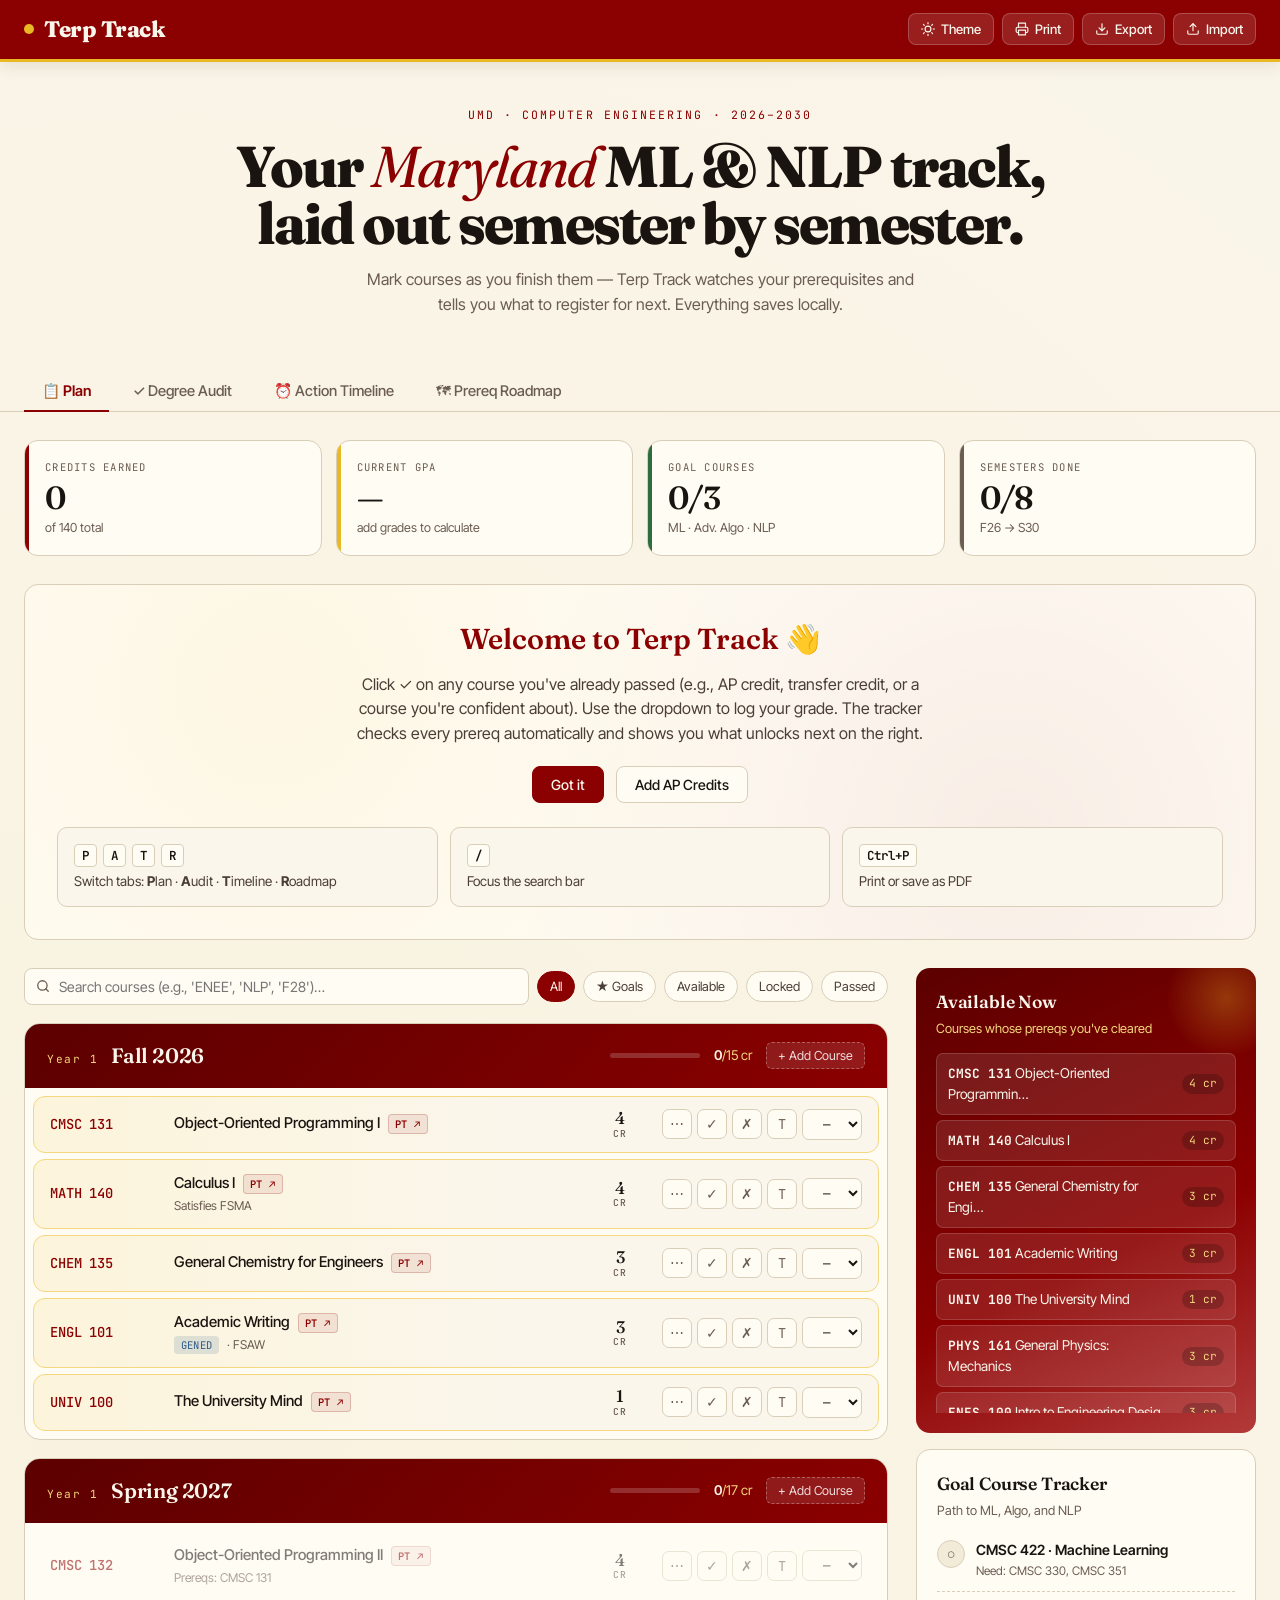
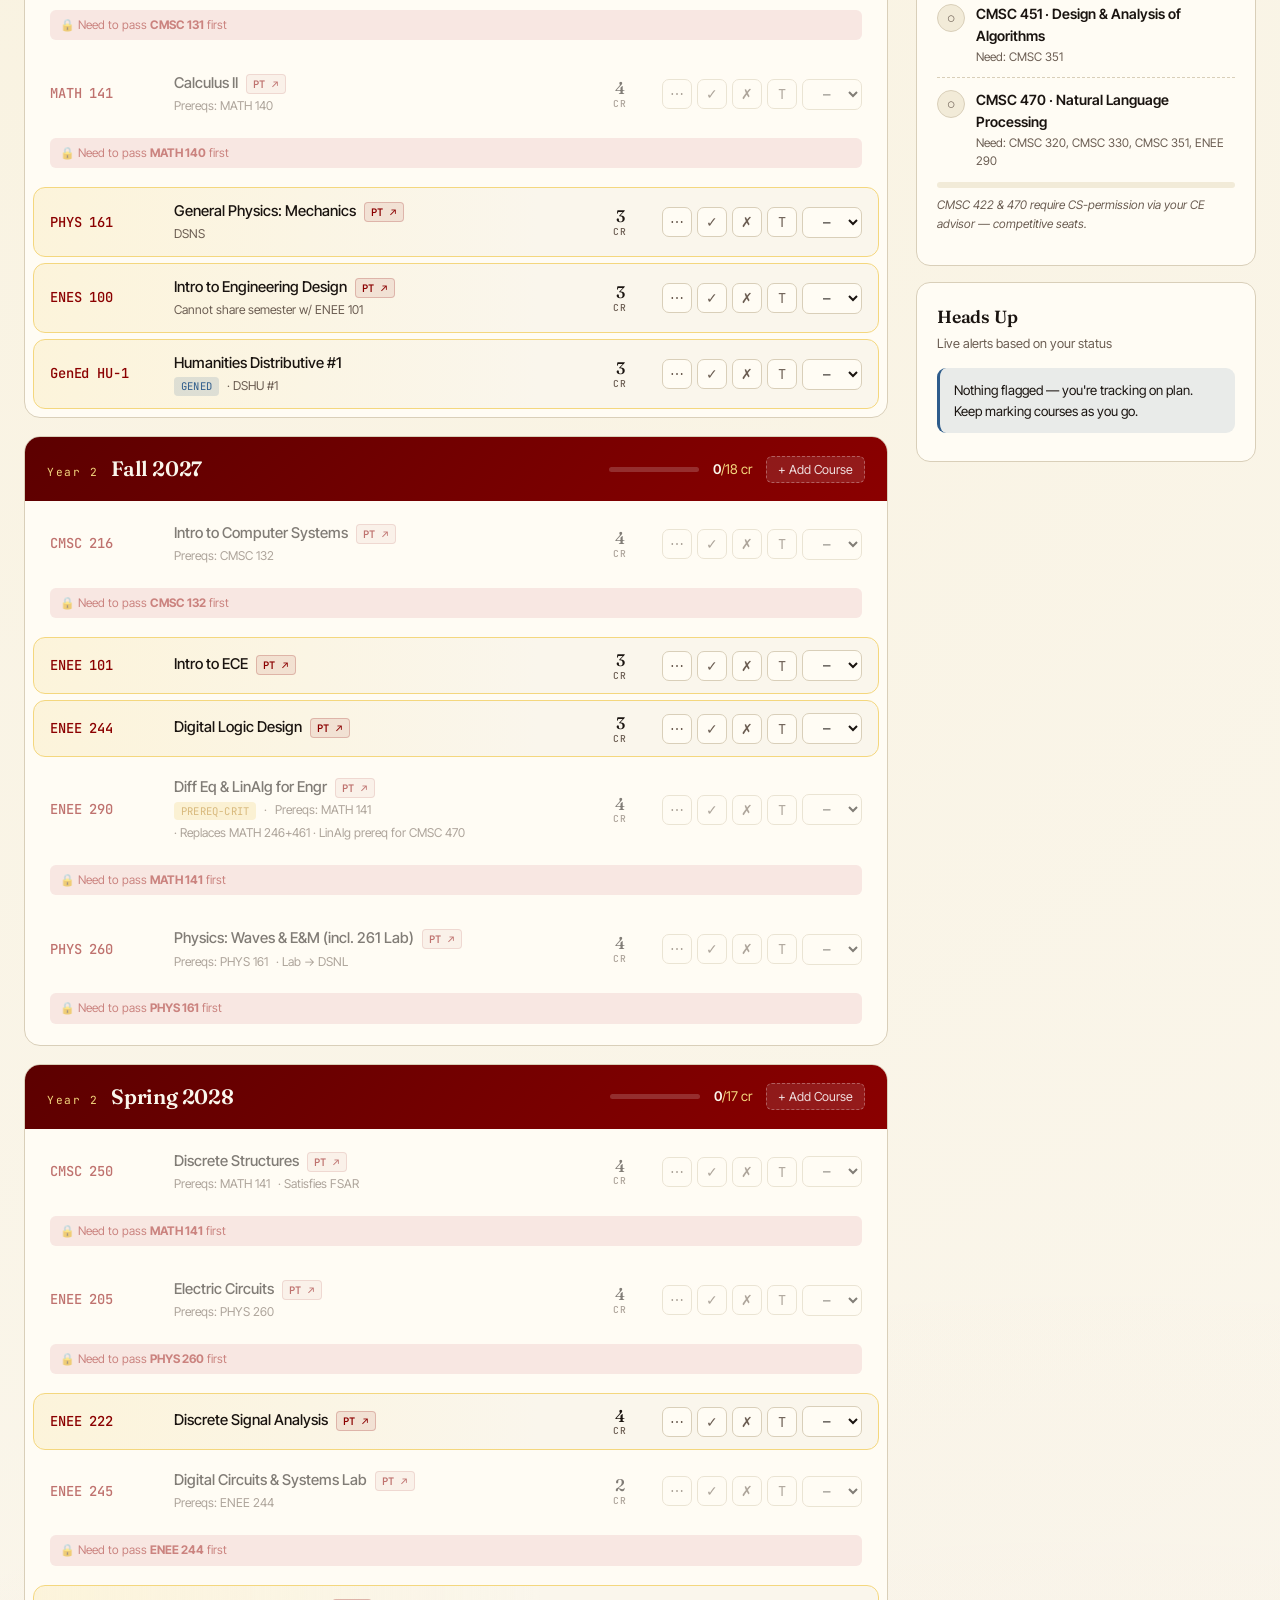
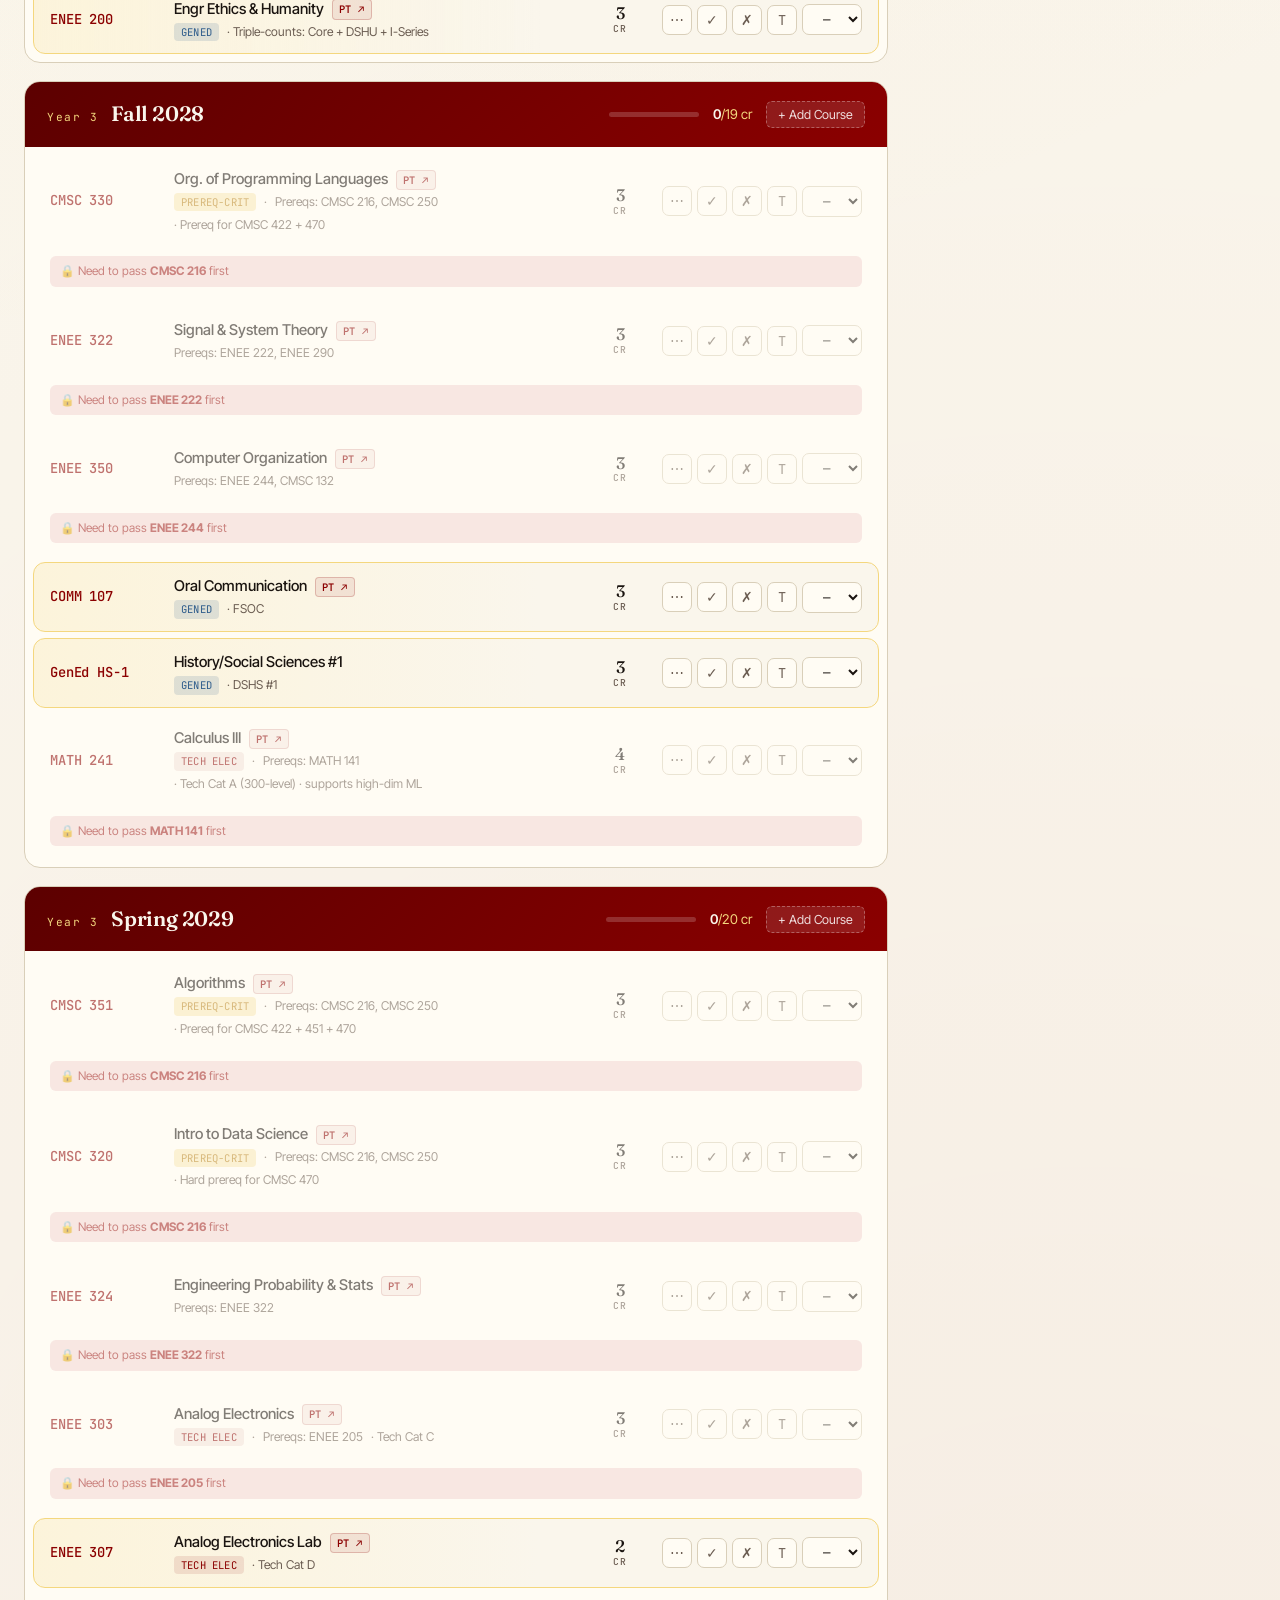
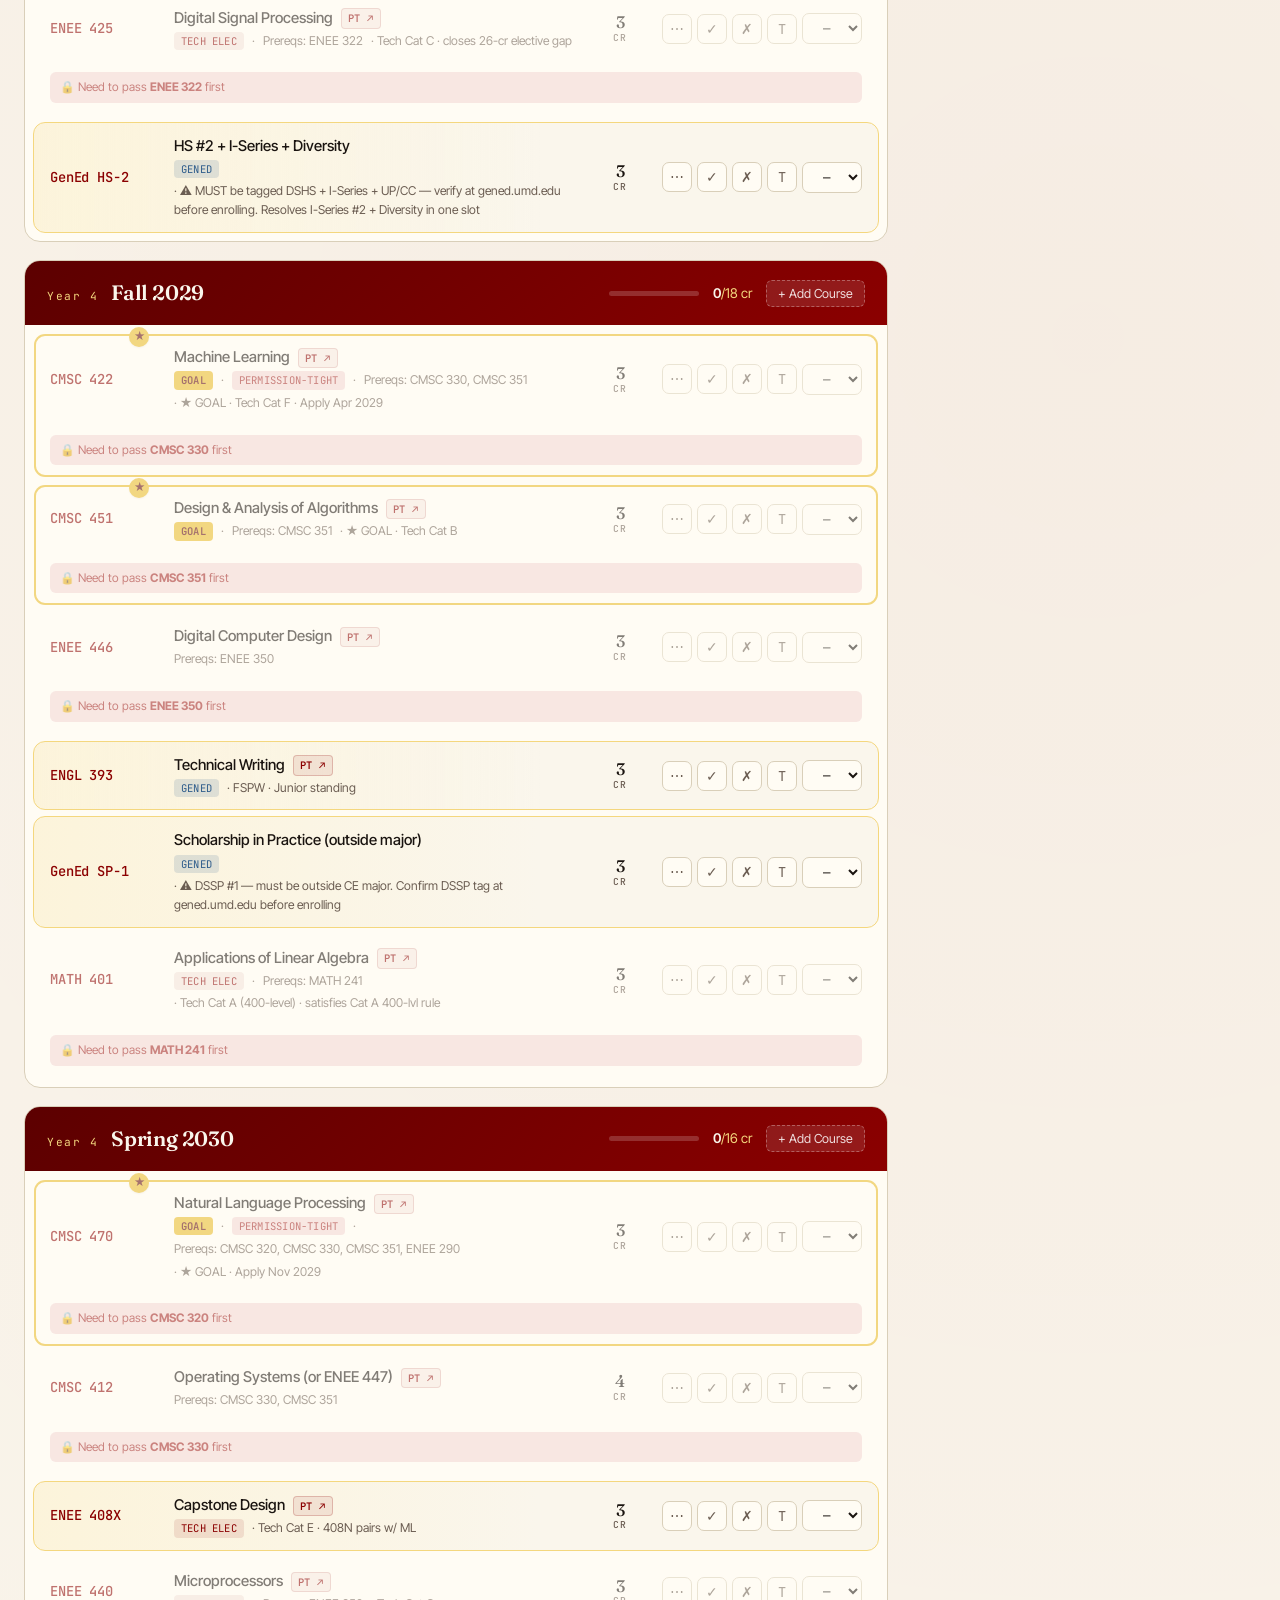
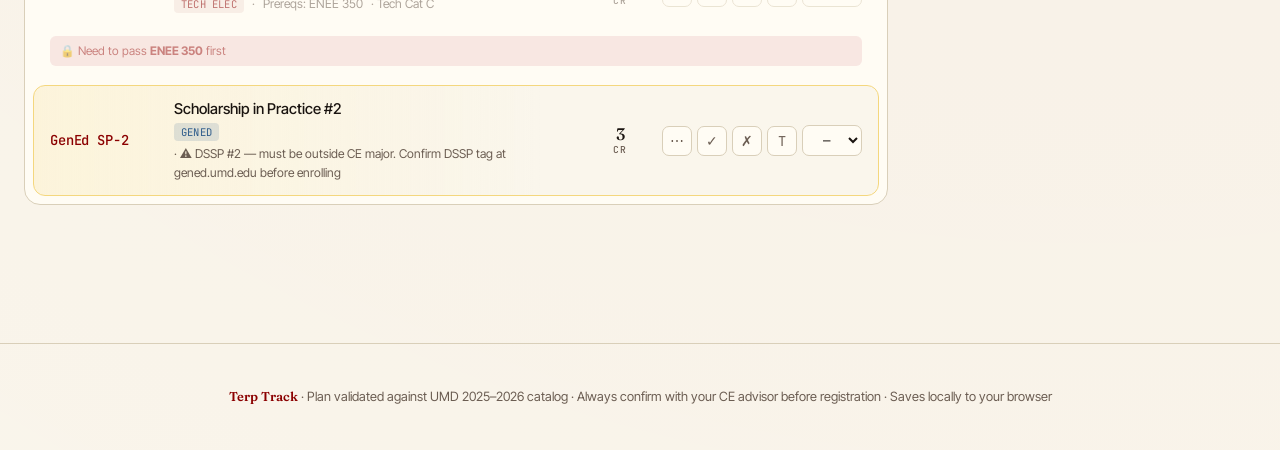
<file: index (3).html>
<!DOCTYPE html>
<html lang="en">
<head>
<meta charset="UTF-8">
<meta name="viewport" content="width=device-width, initial-scale=1.0">
<title>Terp Track — UMD CE / ML / NLP Degree Planner</title>
<link rel="preconnect" href="https://fonts.googleapis.com">
<link rel="preconnect" href="https://fonts.gstatic.com" crossorigin>
<link href="https://fonts.googleapis.com/css2?family=Fraunces:ital,opsz,wght@0,9..144,400;0,9..144,500;0,9..144,600;0,9..144,800;1,9..144,400&family=Inter+Tight:wght@400;500;600;700&family=JetBrains+Mono:wght@400;500&display=swap" rel="stylesheet">
<style>
/* ===========================================================
   THEME — light (default) + dark
   =========================================================== */
:root,
[data-theme="light"] {
  --maroon: #8B0000;
  --maroon-deep: #5C0000;
  --maroon-soft: #B33A3A;
  --gold: #E8B923;
  --gold-soft: #F4D77E;
  --cream: #FAF6EC;
  --cream-deep: #F2EBD8;
  --paper: #FFFCF4;
  --ink: #1A1410;
  --ink-soft: #4A3E36;
  --slate: #6B5D52;
  --line: #D9CFB9;
  --line-strong: #B8AC8E;
  --green: #2E6B3F;
  --green-soft: #DCEBD3;
  --amber: #B8821B;
  --amber-soft: #F8E7B8;
  --red: #A02020;
  --red-soft: #F2D6D4;
  --blue: #2E5C8B;
  --shadow-sm: 0 1px 2px rgba(60,40,20,.08);
  --shadow-md: 0 4px 16px rgba(60,40,20,.10);
  --shadow-lg: 0 12px 40px rgba(60,40,20,.14);
  --bg-grad-1: rgba(232,185,35,.06);
  --bg-grad-2: rgba(139,0,0,.04);
}

[data-theme="dark"] {
  --maroon: #C73E3E;
  --maroon-deep: #8B0000;
  --maroon-soft: #FF5F5F;
  --gold: #F4D77E;
  --gold-soft: #FFE9A8;
  --cream: #1A1612;
  --cream-deep: #221E18;
  --paper: #26211A;
  --ink: #F5EFDF;
  --ink-soft: #C9BFA9;
  --slate: #8B8170;
  --line: #3D3528;
  --line-strong: #5C5240;
  --green: #6FBA82;
  --green-soft: #2A4530;
  --amber: #E8B923;
  --amber-soft: #4A3A18;
  --red: #E55A5A;
  --red-soft: #4A1F1F;
  --blue: #5FA3D9;
  --shadow-sm: 0 1px 2px rgba(0,0,0,.3);
  --shadow-md: 0 4px 16px rgba(0,0,0,.35);
  --shadow-lg: 0 12px 40px rgba(0,0,0,.5);
  --bg-grad-1: rgba(232,185,35,.04);
  --bg-grad-2: rgba(199,62,62,.06);
}

/* ===========================================================
   BASE
   =========================================================== */
* { box-sizing: border-box; }
html, body { margin: 0; padding: 0; }
body {
  font-family: 'Inter Tight', -apple-system, BlinkMacSystemFont, 'Segoe UI', sans-serif;
  background: var(--cream);
  color: var(--ink);
  line-height: 1.55;
  min-height: 100vh;
  background-image:
    radial-gradient(circle at 15% 20%, var(--bg-grad-1) 0%, transparent 40%),
    radial-gradient(circle at 85% 75%, var(--bg-grad-2) 0%, transparent 45%);
  -webkit-font-smoothing: antialiased;
  transition: background-color .25s, color .25s;
}

button { font-family: inherit; cursor: pointer; }
input, select { font-family: inherit; }

/* Scrollbar polish */
::-webkit-scrollbar { width: 10px; height: 10px; }
::-webkit-scrollbar-track { background: transparent; }
::-webkit-scrollbar-thumb { background: var(--line); border-radius: 100px; }
::-webkit-scrollbar-thumb:hover { background: var(--line-strong); }

/* ===========================================================
   TOPBAR
   =========================================================== */
.topbar {
  position: sticky;
  top: 0;
  z-index: 50;
  background: var(--maroon);
  color: #FAF6EC;
  padding: 12px 24px;
  display: flex;
  justify-content: space-between;
  align-items: center;
  box-shadow: var(--shadow-md);
  border-bottom: 3px solid var(--gold);
}
.brand {
  font-family: 'Fraunces', serif;
  font-weight: 800;
  font-size: 1.4rem;
  letter-spacing: -0.02em;
  display: flex;
  align-items: center;
  gap: 10px;
}
.brand .dot {
  width: 10px; height: 10px;
  background: var(--gold);
  border-radius: 50%;
}
.topbar-actions {
  display: flex;
  gap: 8px;
  align-items: center;
}
.icon-btn {
  background: rgba(255,255,255,.12);
  border: 1px solid rgba(255,255,255,.2);
  padding: 7px 12px;
  border-radius: 8px;
  font-size: 0.82rem;
  font-weight: 500;
  color: #FAF6EC;
  transition: all .15s;
  display: flex;
  align-items: center;
  gap: 6px;
}
.icon-btn:hover { background: rgba(255,255,255,.22); }
.icon-btn svg { width: 14px; height: 14px; }
@media (max-width: 600px) {
  .icon-btn .label { display: none; }
}

/* ===========================================================
   HERO
   =========================================================== */
.hero {
  padding: 44px 24px 28px;
  max-width: 1280px;
  margin: 0 auto;
  text-align: center;
}
.eyebrow {
  font-family: 'JetBrains Mono', monospace;
  font-size: 0.72rem;
  letter-spacing: 0.18em;
  text-transform: uppercase;
  color: var(--maroon);
  margin-bottom: 14px;
}
h1.hero-title {
  font-family: 'Fraunces', serif;
  font-weight: 800;
  font-size: clamp(2rem, 5vw, 3.6rem);
  line-height: 1;
  letter-spacing: -0.035em;
  margin: 0 0 14px;
  color: var(--ink);
}
h1.hero-title em {
  font-style: italic;
  color: var(--maroon);
  font-weight: 400;
}
.hero-sub {
  font-size: 1rem;
  color: var(--slate);
  max-width: 560px;
  margin: 0 auto;
}

/* ===========================================================
   TABS
   =========================================================== */
.tabs {
  max-width: 1280px;
  margin: 28px auto 0;
  padding: 0 24px;
  display: flex;
  gap: 6px;
  border-bottom: 1px solid var(--line);
  flex-wrap: wrap;
}
.tab {
  background: transparent;
  border: none;
  padding: 10px 18px;
  font-size: 0.92rem;
  font-weight: 500;
  color: var(--slate);
  border-bottom: 2px solid transparent;
  margin-bottom: -1px;
  transition: all .15s;
  display: flex;
  align-items: center;
  gap: 8px;
}
.tab:hover { color: var(--ink); }
.tab.active {
  color: var(--maroon);
  border-bottom-color: var(--maroon);
  font-weight: 600;
}
.tab .count {
  background: var(--cream-deep);
  color: var(--ink-soft);
  font-family: 'JetBrains Mono', monospace;
  font-size: 0.7rem;
  padding: 1px 7px;
  border-radius: 100px;
  font-weight: 500;
}
.tab.active .count {
  background: var(--maroon);
  color: #FAF6EC;
}

/* ===========================================================
   CONTAINER
   =========================================================== */
.container {
  max-width: 1280px;
  margin: 0 auto;
  padding: 28px 24px 80px;
}
.view { display: none; }
.view.active { display: block; }

/* ===========================================================
   STAT BAR
   =========================================================== */
.stat-bar {
  display: grid;
  grid-template-columns: repeat(4, 1fr);
  gap: 14px;
  margin-bottom: 28px;
}
@media (max-width: 800px) {
  .stat-bar { grid-template-columns: repeat(2, 1fr); }
}
.stat {
  background: var(--paper);
  border: 1px solid var(--line);
  border-radius: 14px;
  padding: 18px 20px;
  position: relative;
  overflow: hidden;
}
.stat::before {
  content: '';
  position: absolute;
  top: 0; left: 0;
  width: 4px;
  height: 100%;
  background: var(--maroon);
}
.stat.gold::before { background: var(--gold); }
.stat.green::before { background: var(--green); }
.stat.slate::before { background: var(--slate); }
.stat-label {
  font-family: 'JetBrains Mono', monospace;
  font-size: 0.66rem;
  letter-spacing: 0.12em;
  text-transform: uppercase;
  color: var(--slate);
  margin-bottom: 6px;
}
.stat-value {
  font-family: 'Fraunces', serif;
  font-size: 2rem;
  font-weight: 600;
  line-height: 1;
  letter-spacing: -0.02em;
  color: var(--ink);
}
.stat-detail {
  font-size: 0.78rem;
  color: var(--slate);
  margin-top: 4px;
}

/* ===========================================================
   PLAN VIEW LAYOUT
   =========================================================== */
.plan-grid {
  display: grid;
  grid-template-columns: 1fr 340px;
  gap: 28px;
}
@media (max-width: 1000px) {
  .plan-grid { grid-template-columns: 1fr; }
}

/* ===========================================================
   SECTION HEADERS
   =========================================================== */
.section-rule {
  display: flex; align-items: center; gap: 14px;
  margin-bottom: 18px;
}
.section-rule .line {
  flex: 1; height: 1px; background: var(--line);
}
.section-rule .badge {
  font-family: 'JetBrains Mono', monospace;
  font-size: 0.68rem;
  letter-spacing: 0.15em;
  text-transform: uppercase;
  color: var(--maroon);
  font-weight: 500;
}

/* ===========================================================
   LEGEND + FILTER ROW
   =========================================================== */
.toolbar {
  display: flex;
  flex-wrap: wrap;
  gap: 8px;
  margin-bottom: 18px;
  align-items: center;
}
.search-box {
  flex: 1;
  min-width: 200px;
  position: relative;
}
.search-box input {
  width: 100%;
  padding: 9px 12px 9px 34px;
  border: 1px solid var(--line);
  border-radius: 8px;
  background: var(--paper);
  font-size: 0.88rem;
  color: var(--ink);
}
.search-box input:focus {
  outline: 2px solid var(--gold);
  outline-offset: -1px;
  border-color: var(--gold);
}
.search-box::before {
  content: '';
  position: absolute;
  left: 12px; top: 50%;
  transform: translateY(-50%);
  width: 14px; height: 14px;
  background-image: url("data:image/svg+xml,%3Csvg xmlns='http://www.w3.org/2000/svg' viewBox='0 0 24 24' fill='none' stroke='%236B5D52' stroke-width='2.2' stroke-linecap='round' stroke-linejoin='round'%3E%3Ccircle cx='11' cy='11' r='8'/%3E%3Cpath d='M21 21l-4.35-4.35'/%3E%3C/svg%3E");
}

.filter-chip {
  padding: 7px 12px;
  background: var(--paper);
  border: 1px solid var(--line);
  border-radius: 100px;
  font-size: 0.8rem;
  color: var(--ink-soft);
  transition: all .15s;
}
.filter-chip:hover {
  border-color: var(--maroon);
  color: var(--maroon);
}
.filter-chip.active {
  background: var(--maroon);
  color: #FAF6EC;
  border-color: var(--maroon);
}

/* ===========================================================
   SEMESTER CARD
   =========================================================== */
.semester {
  background: var(--paper);
  border: 1px solid var(--line);
  border-radius: 16px;
  margin-bottom: 18px;
  overflow: hidden;
  transition: box-shadow .2s;
}
.semester:hover { box-shadow: var(--shadow-md); }
.sem-header {
  background: linear-gradient(135deg, var(--maroon-deep) 0%, var(--maroon) 100%);
  color: #FAF6EC;
  padding: 16px 22px;
  display: flex;
  justify-content: space-between;
  align-items: center;
  flex-wrap: wrap;
  gap: 8px;
}
.sem-title {
  font-family: 'Fraunces', serif;
  font-size: 1.3rem;
  font-weight: 600;
  letter-spacing: -0.01em;
  display: flex;
  align-items: baseline;
  gap: 12px;
}
.sem-title .yr {
  font-family: 'JetBrains Mono', monospace;
  font-size: 0.7rem;
  letter-spacing: 0.15em;
  color: var(--gold-soft);
  font-weight: 400;
}
.sem-meta {
  display: flex; gap: 14px; align-items: center;
  font-size: 0.84rem;
  color: var(--gold-soft);
  flex-wrap: wrap;
}
.sem-meta strong { color: #FAF6EC; font-weight: 600; }
.sem-progress {
  width: 90px;
  height: 5px;
  background: rgba(255,255,255,.18);
  border-radius: 100px;
  overflow: hidden;
}
.sem-progress-fill {
  height: 100%;
  background: var(--gold);
  border-radius: 100px;
  transition: width .4s ease;
}

.add-course-btn {
  background: rgba(255,255,255,.1);
  border: 1px dashed rgba(255,255,255,.3);
  color: rgba(255,255,255,.85);
  padding: 5px 11px;
  border-radius: 6px;
  font-size: 0.78rem;
  transition: all .15s;
}
.add-course-btn:hover {
  background: rgba(255,255,255,.2);
  color: #FAF6EC;
}

.courses {
  padding: 8px;
  display: grid;
  grid-template-columns: 1fr;
  gap: 6px;
}

/* ===========================================================
   COURSE ROW
   =========================================================== */
.course {
  display: grid;
  grid-template-columns: 110px 1fr 56px auto;
  align-items: center;
  gap: 14px;
  padding: 12px 16px;
  border-radius: 12px;
  background: var(--cream);
  border: 1px solid transparent;
  transition: all .15s;
  position: relative;
}
.course:hover {
  border-color: var(--line);
  background: var(--paper);
}
.course.locked {
  opacity: 0.55;
  background: transparent;
}
.course.available {
  background: linear-gradient(90deg, rgba(232,185,35,.12) 0%, var(--cream) 60%);
  border-color: var(--gold-soft);
}
.course.passed {
  background: linear-gradient(90deg, rgba(46,107,63,.10) 0%, var(--cream) 60%);
}
.course.passed .code,
.course.passed .title { color: var(--slate); }
.course.failed {
  background: var(--red-soft);
  border-color: var(--red);
}
.course.in-progress {
  background: linear-gradient(90deg, rgba(139,0,0,.08) 0%, var(--cream) 60%);
  border-color: var(--maroon-soft);
}
.course.transfer {
  background: linear-gradient(90deg, rgba(46,92,139,.08) 0%, var(--cream) 60%);
  border-color: var(--blue);
}
.course.goal {
  box-shadow: 0 0 0 2px var(--gold) inset;
}
.course.goal::before {
  content: '★';
  position: absolute;
  top: -7px;
  left: 95px;
  background: var(--gold);
  color: var(--maroon-deep);
  width: 20px;
  height: 20px;
  border-radius: 50%;
  display: flex;
  align-items: center;
  justify-content: center;
  font-size: 0.7rem;
  font-weight: bold;
  box-shadow: var(--shadow-sm);
}

.code {
  font-family: 'JetBrains Mono', monospace;
  font-weight: 500;
  font-size: 0.86rem;
  color: var(--maroon);
  letter-spacing: -0.01em;
}
.title-block { min-width: 0; }
.title {
  font-weight: 500;
  font-size: 0.93rem;
  color: var(--ink);
  margin-bottom: 2px;
}
.meta {
  font-size: 0.76rem;
  color: var(--slate);
  display: flex;
  flex-wrap: wrap;
  gap: 4px 8px;
  align-items: center;
}
.tag {
  display: inline-block;
  padding: 1px 7px;
  background: var(--cream-deep);
  border-radius: 4px;
  font-family: 'JetBrains Mono', monospace;
  font-size: 0.66rem;
  color: var(--ink-soft);
  letter-spacing: 0.02em;
}
.tag.crit { background: var(--amber-soft); color: var(--amber); }
.tag.goal { background: var(--gold); color: var(--maroon-deep); font-weight: 600; }
.tag.gened { background: rgba(46,92,139,.15); color: var(--blue); }
.tag.tech { background: rgba(139,0,0,.10); color: var(--maroon); }
.tag.risk { background: var(--red-soft); color: var(--red); }

.pt-link {
  display: inline-block;
  margin-left: 8px;
  font-family: 'JetBrains Mono', monospace;
  font-size: 0.65rem;
  font-weight: 600;
  letter-spacing: 0.04em;
  color: var(--maroon);
  background: rgba(139,0,0,.08);
  border: 1px solid rgba(139,0,0,.2);
  padding: 1px 6px;
  border-radius: 4px;
  text-decoration: none;
  vertical-align: middle;
  transition: all .15s;
}
.pt-link:hover {
  background: var(--maroon);
  color: #FAF6EC;
  border-color: var(--maroon);
}

.credits {
  font-family: 'Fraunces', serif;
  font-size: 1.05rem;
  color: var(--ink);
  font-weight: 500;
  text-align: center;
  line-height: 1;
}
.credits-label {
  display: block;
  font-family: 'JetBrains Mono', monospace;
  font-size: 0.6rem;
  letter-spacing: 0.1em;
  color: var(--slate);
  text-transform: uppercase;
  margin-top: 2px;
}

.status-controls {
  display: flex;
  gap: 5px;
  align-items: center;
}
.status-btn {
  width: 30px; height: 30px;
  border: 1px solid var(--line);
  background: var(--paper);
  border-radius: 7px;
  cursor: pointer;
  display: flex;
  align-items: center;
  justify-content: center;
  font-family: 'JetBrains Mono', monospace;
  font-size: 0.85rem;
  color: var(--slate);
  transition: all .15s;
  padding: 0;
}
.status-btn:hover {
  border-color: var(--maroon);
  color: var(--maroon);
}
.status-btn.active {
  background: var(--maroon);
  color: #FAF6EC;
  border-color: var(--maroon);
}
.status-btn.passed-active {
  background: var(--green);
  color: white;
  border-color: var(--green);
}
.status-btn.failed-active {
  background: var(--red);
  color: white;
  border-color: var(--red);
}
.status-btn.transfer-active {
  background: var(--blue);
  color: white;
  border-color: var(--blue);
}
.grade-select {
  width: 60px;
  padding: 5px 6px;
  border: 1px solid var(--line);
  border-radius: 7px;
  background: var(--paper);
  font-family: 'JetBrains Mono', monospace;
  font-size: 0.78rem;
  text-align: center;
  color: var(--ink);
}
.grade-select:focus {
  outline: 2px solid var(--gold);
  outline-offset: -1px;
}

.course-action {
  background: transparent;
  border: 1px solid var(--line);
  color: var(--slate);
  width: 26px;
  height: 26px;
  border-radius: 6px;
  font-size: 0.95rem;
  display: flex;
  align-items: center;
  justify-content: center;
  padding: 0;
  margin-left: 4px;
}
.course-action:hover { border-color: var(--red); color: var(--red); }

.why-locked {
  display: none;
  grid-column: 1 / -1;
  font-size: 0.74rem;
  color: var(--red);
  background: var(--red-soft);
  padding: 6px 10px;
  border-radius: 6px;
  margin-top: 8px;
}
.course.locked .why-locked { display: block; }

/* responsive course rows */
@media (max-width: 700px) {
  .course {
    grid-template-columns: 1fr;
    gap: 8px;
  }
  .credits { text-align: left; }
  .credits-label { display: inline; margin-left: 4px; }
  .status-controls { justify-content: flex-start; flex-wrap: wrap; }
}

/* ===========================================================
   SIDEBAR
   =========================================================== */
.sidebar { align-self: start; }
.panel {
  background: var(--paper);
  border: 1px solid var(--line);
  border-radius: 14px;
  padding: 20px;
  margin-bottom: 16px;
}
.panel h3 {
  font-family: 'Fraunces', serif;
  font-size: 1.1rem;
  font-weight: 600;
  margin: 0 0 4px;
  color: var(--ink);
  letter-spacing: -0.01em;
}
.panel p.lead {
  font-size: 0.8rem;
  color: var(--slate);
  margin: 0 0 14px;
}

.next-up {
  background: linear-gradient(155deg, var(--maroon-deep) 0%, var(--maroon) 60%, var(--maroon-soft) 100%);
  color: #FAF6EC;
  border: none;
  position: relative;
  overflow: hidden;
}
.next-up::after {
  content: '';
  position: absolute;
  top: -40px; right: -40px;
  width: 140px; height: 140px;
  background: radial-gradient(circle, var(--gold) 0%, transparent 60%);
  opacity: 0.3;
  border-radius: 50%;
}
.next-up h3, .next-up p.lead { color: #FAF6EC; position: relative; }
.next-up p.lead { color: var(--gold-soft); }

.next-list {
  list-style: none;
  padding: 0;
  margin: 0;
  position: relative;
  max-height: 360px;
  overflow-y: auto;
}
.next-list li {
  padding: 9px 11px;
  background: rgba(255,255,255,.10);
  border-radius: 7px;
  margin-bottom: 5px;
  font-size: 0.85rem;
  border: 1px solid rgba(255,255,255,.15);
  display: flex;
  justify-content: space-between;
  align-items: center;
  gap: 8px;
}
.next-list li strong {
  font-family: 'JetBrains Mono', monospace;
  font-size: 0.8rem;
}
.next-list .credits-mini {
  font-family: 'JetBrains Mono', monospace;
  font-size: 0.7rem;
  color: var(--gold-soft);
  background: rgba(0,0,0,.2);
  padding: 1px 7px;
  border-radius: 100px;
  flex-shrink: 0;
}
.next-list .empty {
  color: var(--gold-soft);
  font-style: italic;
  padding: 8px 0;
  text-align: center;
  background: none;
  border: none;
}

/* goal tracker */
.goal-row {
  display: flex;
  align-items: flex-start;
  gap: 11px;
  padding: 11px 0;
  border-bottom: 1px dashed var(--line);
}
.goal-row:last-child { border-bottom: none; padding-bottom: 0; }
.goal-row:first-child { padding-top: 4px; }
.goal-icon {
  width: 28px; height: 28px;
  flex-shrink: 0;
  border-radius: 50%;
  display: flex;
  align-items: center;
  justify-content: center;
  font-family: 'JetBrains Mono', monospace;
  font-size: 0.9rem;
  background: var(--cream-deep);
  color: var(--slate);
  border: 1px solid var(--line);
  margin-top: 1px;
}
.goal-icon.ready { background: var(--gold); color: var(--maroon-deep); border-color: var(--gold); }
.goal-icon.done { background: var(--green); color: white; border-color: var(--green); }
.goal-icon.in-prog { background: var(--maroon); color: white; border-color: var(--maroon); }
.goal-info { flex: 1; min-width: 0; }
.goal-name { font-weight: 600; font-size: 0.88rem; }
.goal-status { font-size: 0.74rem; color: var(--slate); margin-top: 1px; }
.goal-status.ready { color: var(--amber); font-weight: 500; }
.goal-status.done { color: var(--green); font-weight: 500; }
.goal-status.in-prog { color: var(--maroon); font-weight: 500; }

/* progress bar */
.progress {
  height: 6px;
  background: var(--cream-deep);
  border-radius: 100px;
  overflow: hidden;
  margin-top: 12px;
}
.progress-fill {
  height: 100%;
  background: linear-gradient(90deg, var(--maroon) 0%, var(--gold) 100%);
  border-radius: 100px;
  transition: width .4s ease;
}

/* alerts */
.alert {
  padding: 12px 14px;
  border-radius: 9px;
  background: var(--amber-soft);
  border-left: 3px solid var(--amber);
  font-size: 0.83rem;
  color: var(--ink);
  margin-bottom: 8px;
}
.alert.danger { background: var(--red-soft); border-left-color: var(--red); }
.alert.success { background: var(--green-soft); border-left-color: var(--green); }
.alert.info { background: rgba(46,92,139,.10); border-left-color: var(--blue); }
.alert strong { color: var(--ink); }

/* ===========================================================
   AUDIT VIEW
   =========================================================== */
.audit-grid {
  display: grid;
  grid-template-columns: 1fr 1fr;
  gap: 24px;
}
@media (max-width: 800px) {
  .audit-grid { grid-template-columns: 1fr; }
}
.audit-card {
  background: var(--paper);
  border: 1px solid var(--line);
  border-radius: 14px;
  padding: 22px;
}
.audit-card h3 {
  font-family: 'Fraunces', serif;
  font-size: 1.2rem;
  font-weight: 600;
  margin: 0 0 14px;
  color: var(--maroon);
}
.audit-line {
  display: flex;
  align-items: center;
  gap: 10px;
  padding: 8px 0;
  border-bottom: 1px solid var(--line);
  font-size: 0.88rem;
}
.audit-line:last-child { border-bottom: none; }
.audit-line .check {
  width: 22px; height: 22px;
  border-radius: 50%;
  background: var(--cream-deep);
  border: 1px solid var(--line);
  flex-shrink: 0;
  display: flex;
  align-items: center;
  justify-content: center;
  font-size: 0.78rem;
  color: var(--slate);
}
.audit-line.done .check {
  background: var(--green);
  border-color: var(--green);
  color: white;
}
.audit-line.partial .check {
  background: var(--amber);
  border-color: var(--amber);
  color: white;
}
.audit-line .name { flex: 1; min-width: 0; }
.audit-line .status {
  font-family: 'JetBrains Mono', monospace;
  font-size: 0.74rem;
  color: var(--slate);
  flex-shrink: 0;
}

.audit-summary {
  background: linear-gradient(135deg, var(--maroon-deep) 0%, var(--maroon) 100%);
  color: #FAF6EC;
  padding: 28px;
  border-radius: 14px;
  margin-bottom: 24px;
  display: grid;
  grid-template-columns: 2fr 1fr;
  gap: 24px;
  align-items: center;
}
@media (max-width: 700px) { .audit-summary { grid-template-columns: 1fr; } }
.audit-summary h2 {
  font-family: 'Fraunces', serif;
  font-size: 1.6rem;
  margin: 0 0 6px;
  font-weight: 600;
}
.audit-summary p {
  margin: 0;
  font-size: 0.94rem;
  color: var(--gold-soft);
}
.audit-percent {
  text-align: center;
}
.audit-percent .big {
  font-family: 'Fraunces', serif;
  font-size: 3.5rem;
  font-weight: 600;
  line-height: 1;
  color: var(--gold);
}
.audit-percent .label {
  font-family: 'JetBrains Mono', monospace;
  font-size: 0.7rem;
  letter-spacing: 0.15em;
  color: var(--gold-soft);
  text-transform: uppercase;
  margin-top: 6px;
}

/* ===========================================================
   TIMELINE VIEW
   =========================================================== */
.timeline-rail {
  position: relative;
  padding-left: 28px;
}
.timeline-rail::before {
  content: '';
  position: absolute;
  left: 8px;
  top: 0;
  bottom: 0;
  width: 2px;
  background: linear-gradient(to bottom, var(--maroon) 0%, var(--gold) 100%);
}
.timeline-event {
  position: relative;
  margin-bottom: 18px;
}
.timeline-event::before {
  content: '';
  position: absolute;
  left: -25px;
  top: 6px;
  width: 12px; height: 12px;
  border-radius: 50%;
  background: var(--maroon);
  border: 3px solid var(--cream);
  box-shadow: 0 0 0 1px var(--maroon);
}
.timeline-event.upcoming::before { background: var(--gold); box-shadow: 0 0 0 1px var(--gold); }
.timeline-event.past::before { background: var(--green); box-shadow: 0 0 0 1px var(--green); }
.timeline-event.critical::before { background: var(--red); box-shadow: 0 0 0 1px var(--red); }
.timeline-card {
  background: var(--paper);
  border: 1px solid var(--line);
  border-radius: 12px;
  padding: 14px 18px;
}
.timeline-date {
  font-family: 'JetBrains Mono', monospace;
  font-size: 0.7rem;
  letter-spacing: 0.1em;
  color: var(--maroon);
  text-transform: uppercase;
  margin-bottom: 4px;
}
.timeline-title {
  font-weight: 600;
  font-size: 1rem;
  margin-bottom: 4px;
}
.timeline-desc {
  font-size: 0.85rem;
  color: var(--ink-soft);
  line-height: 1.5;
}

/* ===========================================================
   ROADMAP VIEW
   =========================================================== */
.roadmap-svg {
  width: 100%;
  background: var(--paper);
  border: 1px solid var(--line);
  border-radius: 14px;
  padding: 20px;
  overflow-x: auto;
}
.roadmap-svg svg {
  display: block;
  min-width: 700px;
  width: 100%;
}
.node-rect {
  fill: var(--paper);
  stroke: var(--line-strong);
  stroke-width: 1.5;
  rx: 6;
  cursor: pointer;
}
.node-rect.passed { fill: var(--green-soft); stroke: var(--green); }
.node-rect.in-progress { fill: rgba(139,0,0,.10); stroke: var(--maroon); }
.node-rect.available { fill: var(--amber-soft); stroke: var(--gold); }
.node-rect.failed { fill: var(--red-soft); stroke: var(--red); }
.node-rect.goal {
  stroke-width: 3;
  stroke: var(--gold);
  filter: drop-shadow(0 2px 4px rgba(232,185,35,.4));
}
.node-text {
  font-family: 'JetBrains Mono', monospace;
  font-size: 11px;
  fill: var(--ink);
  pointer-events: none;
  font-weight: 500;
}
.node-text.muted { fill: var(--slate); font-weight: 400; }
.edge {
  fill: none;
  stroke: var(--line-strong);
  stroke-width: 1.5;
  marker-end: url(#arrow);
}
.edge.satisfied { stroke: var(--green); }
.edge.blocked { stroke: var(--red); stroke-dasharray: 4 3; }

/* ===========================================================
   MODAL
   =========================================================== */
.modal-backdrop {
  position: fixed;
  inset: 0;
  background: rgba(0,0,0,.45);
  display: none;
  align-items: center;
  justify-content: center;
  z-index: 200;
  padding: 20px;
}
.modal-backdrop.open { display: flex; }
.modal {
  background: var(--paper);
  border-radius: 14px;
  padding: 24px;
  max-width: 460px;
  width: 100%;
  box-shadow: var(--shadow-lg);
  max-height: 90vh;
  overflow-y: auto;
}
.modal h3 {
  font-family: 'Fraunces', serif;
  font-size: 1.3rem;
  margin: 0 0 14px;
  color: var(--ink);
}
.modal label {
  display: block;
  font-size: 0.8rem;
  font-weight: 500;
  color: var(--ink-soft);
  margin-top: 12px;
  margin-bottom: 4px;
  font-family: 'JetBrains Mono', monospace;
  letter-spacing: 0.05em;
  text-transform: uppercase;
}
.modal input[type="text"], .modal input[type="number"], .modal select, .modal textarea {
  width: 100%;
  padding: 9px 12px;
  border: 1px solid var(--line);
  border-radius: 8px;
  background: var(--cream);
  font-size: 0.92rem;
  color: var(--ink);
  font-family: inherit;
}
.modal input:focus, .modal select:focus, .modal textarea:focus {
  outline: 2px solid var(--gold);
  outline-offset: -1px;
}
.modal-actions {
  display: flex;
  gap: 10px;
  justify-content: flex-end;
  margin-top: 22px;
}
.btn {
  padding: 9px 18px;
  border: 1px solid var(--line);
  background: var(--paper);
  color: var(--ink);
  border-radius: 8px;
  font-size: 0.88rem;
  font-weight: 500;
  cursor: pointer;
  transition: all .15s;
}
.btn:hover { border-color: var(--maroon); }
.btn.primary {
  background: var(--maroon);
  color: #FAF6EC;
  border-color: var(--maroon);
}
.btn.primary:hover { background: var(--maroon-deep); }
.btn.danger {
  background: var(--red);
  color: white;
  border-color: var(--red);
}

/* ===========================================================
   ONBOARDING
   =========================================================== */
.welcome-card {
  background: var(--paper);
  border: 1px solid var(--line);
  border-radius: 14px;
  padding: 32px;
  margin-bottom: 28px;
  text-align: center;
  background-image: 
    radial-gradient(circle at 20% 30%, rgba(232,185,35,.08), transparent 50%),
    radial-gradient(circle at 80% 70%, rgba(139,0,0,.06), transparent 50%);
}
.welcome-card h2 {
  font-family: 'Fraunces', serif;
  font-size: 1.8rem;
  font-weight: 600;
  margin: 0 0 10px;
  color: var(--maroon);
}
.welcome-card p {
  font-size: 1rem;
  color: var(--ink-soft);
  max-width: 580px;
  margin: 0 auto 20px;
}
.welcome-actions {
  display: flex;
  gap: 12px;
  justify-content: center;
  flex-wrap: wrap;
}
.welcome-shortcuts {
  display: grid;
  grid-template-columns: repeat(auto-fit, minmax(240px, 1fr));
  gap: 12px;
  margin-top: 24px;
  text-align: left;
}
.shortcut {
  background: var(--cream);
  border: 1px solid var(--line);
  border-radius: 10px;
  padding: 14px 16px;
}
.shortcut .key {
  font-family: 'JetBrains Mono', monospace;
  font-size: 0.78rem;
  background: var(--paper);
  border: 1px solid var(--line);
  padding: 2px 7px;
  border-radius: 4px;
  margin-right: 6px;
  font-weight: 600;
}
.shortcut p {
  font-size: 0.84rem;
  color: var(--ink-soft);
  margin: 4px 0 0;
}

/* ===========================================================
   MISC
   =========================================================== */
.footer {
  text-align: center;
  padding: 30px 20px;
  color: var(--slate);
  font-size: 0.8rem;
  border-top: 1px solid var(--line);
  margin-top: 40px;
}
.footer em {
  font-family: 'Fraunces', serif;
  color: var(--maroon);
  font-style: normal;
  font-weight: 600;
}

.save-indicator {
  position: fixed;
  bottom: 20px;
  right: 20px;
  background: var(--green);
  color: white;
  padding: 9px 16px;
  border-radius: 100px;
  font-size: 0.84rem;
  font-weight: 500;
  box-shadow: var(--shadow-lg);
  opacity: 0;
  transform: translateY(20px);
  transition: all .3s;
  pointer-events: none;
  z-index: 300;
}
.save-indicator.show {
  opacity: 1;
  transform: translateY(0);
}

/* print styles */
@media print {
  .topbar, .tabs, .sidebar, .toolbar, .footer, .save-indicator,
  .modal-backdrop, .add-course-btn, .course-action, .status-controls,
  .welcome-card { display: none !important; }
  body { background: white; color: black; }
  .container { padding: 0; max-width: 100%; }
  .plan-grid { grid-template-columns: 1fr; }
  .semester { break-inside: avoid; box-shadow: none; }
  .stat-bar { break-inside: avoid; }
}
</style>
</head>
<body data-theme="light">

<!-- ============================ TOPBAR ============================ -->
<div class="topbar">
  <div class="brand"><span class="dot"></span>Terp Track</div>
  <div class="topbar-actions">
    <button class="icon-btn" id="theme-toggle" title="Toggle dark mode">
      <svg id="theme-icon" viewBox="0 0 24 24" fill="none" stroke="currentColor" stroke-width="2" stroke-linecap="round" stroke-linejoin="round"><circle cx="12" cy="12" r="5"/><path d="M12 1v2M12 21v2M4.22 4.22l1.42 1.42M18.36 18.36l1.42 1.42M1 12h2M21 12h2M4.22 19.78l1.42-1.42M18.36 5.64l1.42-1.42"/></svg>
      <span class="label">Theme</span>
    </button>
    <button class="icon-btn" onclick="window.print()" title="Print or save as PDF">
      <svg viewBox="0 0 24 24" fill="none" stroke="currentColor" stroke-width="2" stroke-linecap="round" stroke-linejoin="round"><polyline points="6 9 6 2 18 2 18 9"/><path d="M6 18H4a2 2 0 0 1-2-2v-5a2 2 0 0 1 2-2h16a2 2 0 0 1 2 2v5a2 2 0 0 1-2 2h-2"/><rect x="6" y="14" width="12" height="8"/></svg>
      <span class="label">Print</span>
    </button>
    <button class="icon-btn" onclick="exportData()" title="Export your data">
      <svg viewBox="0 0 24 24" fill="none" stroke="currentColor" stroke-width="2" stroke-linecap="round" stroke-linejoin="round"><path d="M21 15v4a2 2 0 0 1-2 2H5a2 2 0 0 1-2-2v-4"/><polyline points="7 10 12 15 17 10"/><line x1="12" y1="15" x2="12" y2="3"/></svg>
      <span class="label">Export</span>
    </button>
    <button class="icon-btn" onclick="openImport()" title="Import data">
      <svg viewBox="0 0 24 24" fill="none" stroke="currentColor" stroke-width="2" stroke-linecap="round" stroke-linejoin="round"><path d="M21 15v4a2 2 0 0 1-2 2H5a2 2 0 0 1-2-2v-4"/><polyline points="17 8 12 3 7 8"/><line x1="12" y1="3" x2="12" y2="15"/></svg>
      <span class="label">Import</span>
    </button>
    <input type="file" id="import-file" style="display:none" accept=".json">
  </div>
</div>

<!-- ============================ HERO ============================ -->
<div class="hero">
  <div class="eyebrow">UMD · Computer Engineering · 2026–2030</div>
  <h1 class="hero-title">Your <em>Maryland</em> ML &amp; NLP track,<br>laid out semester by semester.</h1>
  <p class="hero-sub">Mark courses as you finish them — Terp Track watches your prerequisites and tells you what to register for next. Everything saves locally.</p>
</div>

<!-- ============================ TABS ============================ -->
<div class="tabs" role="tablist">
  <button class="tab active" data-tab="plan">📋 Plan</button>
  <button class="tab" data-tab="audit">✓ Degree Audit</button>
  <button class="tab" data-tab="timeline">⏰ Action Timeline</button>
  <button class="tab" data-tab="roadmap">🗺 Prereq Roadmap</button>
</div>

<!-- ============================ CONTAINER ============================ -->
<div class="container">

  <!-- Stat bar (always visible) -->
  <div class="stat-bar" id="stat-bar">
    <div class="stat">
      <div class="stat-label">Credits Earned</div>
      <div class="stat-value" id="stat-credits">0</div>
      <div class="stat-detail" id="stat-credits-detail">of 140 total</div>
    </div>
    <div class="stat gold">
      <div class="stat-label">Current GPA</div>
      <div class="stat-value" id="stat-gpa">—</div>
      <div class="stat-detail" id="stat-gpa-detail">add grades to calculate</div>
    </div>
    <div class="stat green">
      <div class="stat-label">Goal Courses</div>
      <div class="stat-value" id="stat-goals">0/3</div>
      <div class="stat-detail">ML · Adv. Algo · NLP</div>
    </div>
    <div class="stat slate">
      <div class="stat-label">Semesters Done</div>
      <div class="stat-value" id="stat-sems">0/8</div>
      <div class="stat-detail">F26 → S30</div>
    </div>
  </div>

  <!-- ============================ PLAN VIEW ============================ -->
  <div class="view active" id="view-plan">
    <div id="welcome-card" class="welcome-card" style="display:none">
      <h2>Welcome to Terp Track 👋</h2>
      <p>Click ✓ on any course you've already passed (e.g., AP credit, transfer credit, or a course you're confident about). Use the dropdown to log your grade. The tracker checks every prereq automatically and shows you what unlocks next on the right.</p>
      <div class="welcome-actions">
        <button class="btn primary" onclick="dismissWelcome()">Got it</button>
        <button class="btn" onclick="quickStartAP()">Add AP Credits</button>
      </div>
      <div class="welcome-shortcuts">
        <div class="shortcut">
          <span class="key">P</span><span class="key">A</span><span class="key">T</span><span class="key">R</span>
          <p>Switch tabs: <strong>P</strong>lan · <strong>A</strong>udit · <strong>T</strong>imeline · <strong>R</strong>oadmap</p>
        </div>
        <div class="shortcut">
          <span class="key">/</span>
          <p>Focus the search bar</p>
        </div>
        <div class="shortcut">
          <span class="key">Ctrl+P</span>
          <p>Print or save as PDF</p>
        </div>
      </div>
    </div>

    <div class="plan-grid">
      <div class="main">
        <div class="toolbar">
          <div class="search-box">
            <input type="text" id="search-input" placeholder="Search courses (e.g., 'ENEE', 'NLP', 'F28')…">
          </div>
          <button class="filter-chip active" data-filter="all">All</button>
          <button class="filter-chip" data-filter="goal">★ Goals</button>
          <button class="filter-chip" data-filter="available">Available</button>
          <button class="filter-chip" data-filter="locked">Locked</button>
          <button class="filter-chip" data-filter="passed">Passed</button>
        </div>

        <div id="semesters-container"></div>
      </div>

      <div class="sidebar">
        <div class="panel next-up">
          <h3>Available Now</h3>
          <p class="lead">Courses whose prereqs you've cleared</p>
          <ul class="next-list" id="next-list"></ul>
        </div>

        <div class="panel">
          <h3>Goal Course Tracker</h3>
          <p class="lead">Path to ML, Algo, and NLP</p>
          <div id="goal-tracker"></div>
          <div class="progress"><div class="progress-fill" id="overall-progress"></div></div>
          <p style="font-size:.74rem;color:var(--slate);margin-top:8px;font-style:italic">CMSC 422 &amp; 470 require CS-permission via your CE advisor — competitive seats.</p>
        </div>

        <div class="panel">
          <h3>Heads Up</h3>
          <p class="lead">Live alerts based on your status</p>
          <div id="alerts-container"></div>
        </div>
      </div>
    </div>
  </div>

  <!-- ============================ AUDIT VIEW ============================ -->
  <div class="view" id="view-audit">
    <div class="audit-summary">
      <div>
        <h2 id="audit-headline">Building Your Degree</h2>
        <p id="audit-tagline">Mark courses to track progress against the 130-credit CE requirement.</p>
      </div>
      <div class="audit-percent">
        <div class="big" id="audit-percent">0%</div>
        <div class="label">complete</div>
      </div>
    </div>
    <div class="audit-grid">
      <div class="audit-card">
        <h3>CE Major Core</h3>
        <div id="audit-core"></div>
      </div>
      <div class="audit-card">
        <h3>General Education</h3>
        <div id="audit-gened"></div>
      </div>
      <div class="audit-card">
        <h3>Tech Electives (Cat A–F)</h3>
        <div id="audit-tech"></div>
      </div>
      <div class="audit-card">
        <h3>Goal Courses</h3>
        <div id="audit-goals"></div>
      </div>
    </div>
  </div>

  <!-- ============================ TIMELINE VIEW ============================ -->
  <div class="view" id="view-timeline">
    <div class="section-rule">
      <span class="badge">Critical Action Items</span>
      <span class="line"></span>
    </div>
    <div class="timeline-rail" id="timeline-rail"></div>
  </div>

  <!-- ============================ ROADMAP VIEW ============================ -->
  <div class="view" id="view-roadmap">
    <div class="section-rule">
      <span class="badge">Prerequisite Dependency Map</span>
      <span class="line"></span>
    </div>
    <p style="color:var(--slate);font-size:.9rem;margin-bottom:18px">Visual prerequisite chain to your three goal courses. Green = passed, gold = available now, red dashed = blocked.</p>
    <div class="roadmap-svg" id="roadmap-container"></div>
  </div>

</div>

<!-- ============================ MODALS ============================ -->
<div class="modal-backdrop" id="add-course-modal">
  <div class="modal">
    <h3 id="add-course-title">Add Custom Course</h3>
    <label>Course Code</label>
    <input type="text" id="ac-code" placeholder="e.g., MATH 241">
    <label>Title</label>
    <input type="text" id="ac-title" placeholder="e.g., Calculus III">
    <label>Credits</label>
    <input type="number" id="ac-credits" min="1" max="6" value="3">
    <label>Notes (optional)</label>
    <input type="text" id="ac-note" placeholder="e.g., Tech Elective Cat A">
    <div class="modal-actions">
      <button class="btn" onclick="closeAddCourse()">Cancel</button>
      <button class="btn primary" onclick="saveCustomCourse()">Add Course</button>
    </div>
  </div>
</div>

<div class="footer">
  <p><em>Terp Track</em> · Plan validated against UMD 2025–2026 catalog · Always confirm with your CE advisor before registration · Saves locally to your browser</p>
</div>

<div class="save-indicator" id="save-indicator">Saved</div>

<script>
'use strict';
/* ============================================================
   DATA MODEL
   ============================================================ */
const SCHEDULE = [
  {
    id: "F26", name: "Fall 2026", year: "Year 1",
    courses: [
      { code: "CMSC 131", title: "Object-Oriented Programming I", cr: 4, prereqs: [], coreqs: [], kind: "core", category: "ce-core" },
      { code: "MATH 140", title: "Calculus I",                    cr: 4, prereqs: [], coreqs: [], kind: "core", category: "ce-core", note: "Satisfies FSMA" },
      { code: "CHEM 135", title: "General Chemistry for Engineers",cr: 3, prereqs: [], coreqs: [], kind: "core", category: "ce-core" },
      { code: "ENGL 101", title: "Academic Writing",               cr: 3, prereqs: [], coreqs: [], kind: "gened", category: "gened-fsaw", note: "FSAW" },
      { code: "UNIV 100", title: "The University Mind",            cr: 1, prereqs: [], coreqs: [], kind: "core", category: "ce-core" },
    ]
  },
  {
    id: "S27", name: "Spring 2027", year: "Year 1",
    courses: [
      { code: "CMSC 132", title: "Object-Oriented Programming II",cr: 4, prereqs: ["CMSC 131"], coreqs: [], kind: "core", category: "ce-core" },
      { code: "MATH 141", title: "Calculus II",                    cr: 4, prereqs: ["MATH 140"], coreqs: [], kind: "core", category: "ce-core" },
      { code: "PHYS 161", title: "General Physics: Mechanics",     cr: 3, prereqs: [], coreqs: ["MATH 141"], kind: "core", category: "ce-core", note: "DSNS" },
      { code: "ENES 100", title: "Intro to Engineering Design",    cr: 3, prereqs: [], coreqs: [], kind: "core", category: "ce-core", note: "Cannot share semester w/ ENEE 101" },
      { code: "GenEd HU-1", title: "Humanities Distributive #1",   cr: 3, prereqs: [], coreqs: [], kind: "gened", category: "gened-dshu", note: "DSHU #1" },
    ]
  },
  {
    id: "F27", name: "Fall 2027", year: "Year 2",
    courses: [
      { code: "CMSC 216", title: "Intro to Computer Systems",      cr: 4, prereqs: ["CMSC 132"], coreqs: [], kind: "core", category: "ce-core" },
      { code: "ENEE 101", title: "Intro to ECE",                   cr: 3, prereqs: [], coreqs: ["MATH 140"], kind: "core", category: "ce-core" },
      { code: "ENEE 244", title: "Digital Logic Design",           cr: 3, prereqs: [], coreqs: ["CMSC 132"], kind: "core", category: "ce-core" },
      { code: "ENEE 290", title: "Diff Eq & LinAlg for Engr",      cr: 4, prereqs: ["MATH 141"], coreqs: [], kind: "critical", category: "ce-core", note: "Replaces MATH 246+461 · LinAlg prereq for CMSC 470" },
      { code: "PHYS 260", title: "Physics: Waves & E&M (incl. 261 Lab)",cr: 4, prereqs: ["PHYS 161"], coreqs: [], kind: "core", category: "ce-core", note: "Lab → DSNL" },
    ]
  },
  {
    id: "S28", name: "Spring 2028", year: "Year 2",
    courses: [
      { code: "CMSC 250", title: "Discrete Structures",            cr: 4, prereqs: ["MATH 141"], coreqs: [], kind: "core", category: "ce-core", note: "Satisfies FSAR" },
      { code: "ENEE 205", title: "Electric Circuits",              cr: 4, prereqs: ["PHYS 260"], coreqs: ["ENEE 290"], kind: "core", category: "ce-core" },
      { code: "ENEE 222", title: "Discrete Signal Analysis",       cr: 4, prereqs: [], coreqs: ["ENEE 290"], kind: "core", category: "ce-core" },
      { code: "ENEE 245", title: "Digital Circuits & Systems Lab", cr: 2, prereqs: ["ENEE 244"], coreqs: [], kind: "core", category: "ce-core" },
      { code: "ENEE 200", title: "Engr Ethics & Humanity",         cr: 3, prereqs: [], coreqs: [], kind: "gened", category: "ce-core", note: "Triple-counts: Core + DSHU + I-Series" },
    ]
  },
  {
    id: "F28", name: "Fall 2028", year: "Year 3",
    courses: [
      { code: "CMSC 330", title: "Org. of Programming Languages",  cr: 3, prereqs: ["CMSC 216", "CMSC 250"], coreqs: [], kind: "critical", category: "ce-core", note: "Prereq for CMSC 422 + 470" },
      { code: "ENEE 322", title: "Signal & System Theory",         cr: 3, prereqs: ["ENEE 222", "ENEE 290"], coreqs: [], kind: "core", category: "ce-core" },
      { code: "ENEE 350", title: "Computer Organization",          cr: 3, prereqs: ["ENEE 244", "CMSC 132"], coreqs: [], kind: "core", category: "ce-core" },
      { code: "COMM 107", title: "Oral Communication",             cr: 3, prereqs: [], coreqs: [], kind: "gened", category: "gened-fsoc", note: "FSOC" },
      { code: "GenEd HS-1", title: "History/Social Sciences #1",   cr: 3, prereqs: [], coreqs: [], kind: "gened", category: "gened-dshs", note: "DSHS #1" },
      { code: "MATH 241", title: "Calculus III",                   cr: 4, prereqs: ["MATH 141"], coreqs: [], kind: "tech", category: "tech-a", note: "Tech Cat A (300-level) · supports high-dim ML" },
    ]
  },
  {
    id: "S29", name: "Spring 2029", year: "Year 3",
    courses: [
      { code: "CMSC 351", title: "Algorithms",                     cr: 3, prereqs: ["CMSC 216", "CMSC 250"], coreqs: [], kind: "critical", category: "ce-core", note: "Prereq for CMSC 422 + 451 + 470" },
      { code: "CMSC 320", title: "Intro to Data Science",          cr: 3, prereqs: ["CMSC 216", "CMSC 250"], coreqs: [], kind: "critical", category: "ce-core", note: "Hard prereq for CMSC 470" },
      { code: "ENEE 324", title: "Engineering Probability & Stats",cr: 3, prereqs: ["ENEE 322"], coreqs: [], kind: "core", category: "ce-core" },
      { code: "ENEE 303", title: "Analog Electronics",             cr: 3, prereqs: ["ENEE 205"], coreqs: [], kind: "tech", category: "tech-c", note: "Tech Cat C" },
      { code: "ENEE 307", title: "Analog Electronics Lab",         cr: 2, prereqs: [], coreqs: ["ENEE 303"], kind: "tech", category: "tech-d", note: "Tech Cat D" },
      { code: "ENEE 425", title: "Digital Signal Processing",      cr: 3, prereqs: ["ENEE 322"], coreqs: [], kind: "tech", category: "tech-c", note: "Tech Cat C · closes 26-cr elective gap" },
      { code: "GenEd HS-2", title: "HS #2 + I-Series + Diversity", cr: 3, prereqs: [], coreqs: [], kind: "gened", category: "gened-dshs", note: "⚠ MUST be tagged DSHS + I-Series + UP/CC — verify at gened.umd.edu before enrolling. Resolves I-Series #2 + Diversity in one slot" },
    ]
  },
  {
    id: "F29", name: "Fall 2029", year: "Year 4",
    courses: [
      { code: "CMSC 422", title: "Machine Learning",               cr: 3, prereqs: ["CMSC 330", "CMSC 351"], coreqs: [], kind: "goal", category: "tech-f", isGoal: true, note: "★ GOAL · Tech Cat F · Apply Apr 2029" },
      { code: "CMSC 451", title: "Design & Analysis of Algorithms",cr: 3, prereqs: ["CMSC 351"], coreqs: [], kind: "goal", category: "tech-b", isGoal: true, note: "★ GOAL · Tech Cat B" },
      { code: "ENEE 446", title: "Digital Computer Design",        cr: 3, prereqs: ["ENEE 350"], coreqs: [], kind: "core", category: "ce-core" },
      { code: "ENGL 393", title: "Technical Writing",              cr: 3, prereqs: [], coreqs: [], kind: "gened", category: "gened-fspw", note: "FSPW · Junior standing" },
      { code: "GenEd SP-1", title: "Scholarship in Practice (outside major)",cr: 3, prereqs: [], coreqs: [], kind: "gened", category: "gened-dssp", note: "⚠ DSSP #1 — must be outside CE major. Confirm DSSP tag at gened.umd.edu before enrolling" },
      { code: "MATH 401", title: "Applications of Linear Algebra", cr: 3, prereqs: ["MATH 241"], coreqs: [], kind: "tech", category: "tech-a", note: "Tech Cat A (400-level) · satisfies Cat A 400-lvl rule" },
    ]
  },
  {
    id: "S30", name: "Spring 2030", year: "Year 4",
    courses: [
      { code: "CMSC 470", title: "Natural Language Processing",    cr: 3, prereqs: ["CMSC 320", "CMSC 330", "CMSC 351", "ENEE 290"], coreqs: [], kind: "goal", category: "tech-f", isGoal: true, note: "★ GOAL · Apply Nov 2029" },
      { code: "CMSC 412", title: "Operating Systems (or ENEE 447)",cr: 4, prereqs: ["CMSC 330", "CMSC 351"], coreqs: [], kind: "core", category: "ce-core" },
      { code: "ENEE 408X", title: "Capstone Design",               cr: 3, prereqs: [], coreqs: [], kind: "tech", category: "tech-e", note: "Tech Cat E · 408N pairs w/ ML" },
      { code: "ENEE 440", title: "Microprocessors",                cr: 3, prereqs: ["ENEE 350"], coreqs: [], kind: "tech", category: "tech-c", note: "Tech Cat C" },
      { code: "GenEd SP-2", title: "Scholarship in Practice #2",   cr: 3, prereqs: [], coreqs: [], kind: "gened", category: "gened-dssp", note: "⚠ DSSP #2 — must be outside CE major. Confirm DSSP tag at gened.umd.edu before enrolling" },
    ]
  },
];

const TIMELINE_EVENTS = [
  { date: "Apr 2026", title: "Confirm AP/IB credit posting", desc: "If you have AP Calc BC, MATH 140 may already be done. Same for AP CS A → CMSC 131. Check Testudo before Fall 2026 registration.", phase: "past" },
  { date: "Fall 2026", title: "Lock in 3.0+ GPA", desc: "First semester sets the LEP gateway tone. Use office hours for CMSC 131 from week 2.", phase: "past" },
  { date: "Spring 2027", title: "Apply to internal Clark School transfer", desc: "Submit during the spring window. Typically requires 3.0 GPA + completion of MATH 140, CHEM 135, CMSC 131.", phase: "past" },
  { date: "Spring 2028", title: "Apply to Academy of Machine Learning", desc: "ECE-based undergraduate research program. Membership = priority for ENEE 408N capstone in Y4.", phase: "upcoming" },
  { date: "Fall 2028", title: "Start ML/NLP portfolio projects", desc: "Kaggle entry, open-source contribution, or undergrad research role. By F29 permission-request time, having evidence makes a real difference.", phase: "upcoming" },
  { date: "Before S29 Reg", title: "Choose HS-2 course carefully", desc: "The GenEd HS-2 slot in Spring 2029 MUST be a course tagged DSHS + I-Series + UP/CC simultaneously. Use the filter tool at gened.umd.edu. This single course satisfies three GenEd boxes. Also confirm SP-1 and SP-2 picks are tagged DSSP and outside the CE major.", phase: "critical" },
  { date: "Apr 2029", title: "Submit CMSC 422 & 451 permission requests", desc: "Through your CE advisor for Fall 2029 registration. CE majors don't get auto-priority — submit early. Bring screenshot of degree audit.", phase: "critical" },
  { date: "Nov 2029", title: "Submit CMSC 470 permission request", desc: "For Spring 2030. By this point CMSC 320, 330, 351 should all be passed with C- or higher (B+ or higher = stronger case).", phase: "critical" },
  { date: "Spring 2030", title: "Apply for graduation", desc: "Submit early in the term. Confirm degree audit with your CE advisor 60 days before commencement.", phase: "upcoming" },
];

const STORAGE_KEY = "terp-track-v2";
const TOTAL_CREDITS_REQUIRED = 140;

const GRADE_POINTS = {
  "A+": 4.0, "A": 4.0, "A-": 3.7,
  "B+": 3.3, "B": 3.0, "B-": 2.7,
  "C+": 2.3, "C": 2.0, "C-": 1.7,
  "D+": 1.3, "D": 1.0, "D-": 0.7,
  "F": 0.0
};
const GRADE_OPTIONS = ["", "A+", "A", "A-", "B+", "B", "B-", "C+", "C", "C-", "D+", "D", "D-", "F"];

/* ============================================================
   STATE
   ============================================================ */
function loadState() {
  try {
    const raw = localStorage.getItem(STORAGE_KEY);
    if (raw) return JSON.parse(raw);
  } catch {}
  // migrate from v1 if present
  try {
    const oldRaw = localStorage.getItem("terp-track-v1");
    if (oldRaw) {
      const old = JSON.parse(oldRaw);
      return { courses: old, customCourses: [], welcomeDismissed: false, theme: "light" };
    }
  } catch {}
  return { courses: {}, customCourses: [], welcomeDismissed: false, theme: "light" };
}

let state = loadState();
let currentTab = "plan";
let currentFilter = "all";
let searchQuery = "";

function saveState() {
  localStorage.setItem(STORAGE_KEY, JSON.stringify(state));
  const ind = document.getElementById('save-indicator');
  ind.classList.add('show');
  clearTimeout(saveState._t);
  saveState._t = setTimeout(() => ind.classList.remove('show'), 1100);
}

function getCourseState(code) {
  return state.courses[code] || { status: "not-started", grade: "" };
}
function setCourseState(code, patch) {
  state.courses[code] = { ...getCourseState(code), ...patch };
  saveState();
  render();
}

function flatCourses() {
  const all = [];
  SCHEDULE.forEach(s => s.courses.forEach(c => all.push({ ...c, semId: s.id })));
  state.customCourses.forEach(c => all.push(c));
  return all;
}
function findCourse(code) {
  return flatCourses().find(c => c.code === code);
}

function prereqsMet(course) {
  for (const pre of course.prereqs) {
    const s = getCourseState(pre);
    if (s.status !== "passed" && s.status !== "transfer") return { met: false, missing: pre };
  }
  return { met: true };
}

/* ============================================================
   THEME
   ============================================================ */
function applyTheme() {
  document.body.dataset.theme = state.theme || "light";
  const icon = document.getElementById('theme-icon');
  if (state.theme === "dark") {
    icon.innerHTML = '<path d="M21 12.79A9 9 0 1 1 11.21 3 7 7 0 0 0 21 12.79z"/>';
  } else {
    icon.innerHTML = '<circle cx="12" cy="12" r="5"/><path d="M12 1v2M12 21v2M4.22 4.22l1.42 1.42M18.36 18.36l1.42 1.42M1 12h2M21 12h2M4.22 19.78l1.42-1.42M18.36 5.64l1.42-1.42"/>';
  }
}
document.getElementById('theme-toggle').addEventListener('click', () => {
  state.theme = state.theme === "dark" ? "light" : "dark";
  saveState();
  applyTheme();
});

/* ============================================================
   TABS
   ============================================================ */
function switchTab(tab) {
  currentTab = tab;
  document.querySelectorAll('.tab').forEach(t => {
    t.classList.toggle('active', t.dataset.tab === tab);
  });
  document.querySelectorAll('.view').forEach(v => {
    v.classList.toggle('active', v.id === 'view-' + tab);
  });
  if (tab === 'audit') renderAudit();
  if (tab === 'timeline') renderTimeline();
  if (tab === 'roadmap') renderRoadmap();
}
document.querySelectorAll('.tab').forEach(t => {
  t.addEventListener('click', () => switchTab(t.dataset.tab));
});

/* ============================================================
   RENDER — PLAN VIEW
   ============================================================ */
function render() {
  renderSemesters();
  renderStats();
  renderNextUp();
  renderGoals();
  renderAlerts();
  if (currentTab === 'audit') renderAudit();
  if (currentTab === 'roadmap') renderRoadmap();
  // welcome card visibility
  const welcome = document.getElementById('welcome-card');
  const hasAnyCourseMarked = Object.keys(state.courses).length > 0;
  welcome.style.display = (state.welcomeDismissed || hasAnyCourseMarked) ? 'none' : 'block';
}

function shouldShowCourse(course) {
  // search filter
  if (searchQuery) {
    const q = searchQuery.toLowerCase();
    const hay = [course.code, course.title, course.note || '', course.semId || ''].join(' ').toLowerCase();
    if (!hay.includes(q)) return false;
  }
  // status filter
  const cs = getCourseState(course.code);
  const isLocked = !prereqsMet(course).met && cs.status === "not-started";
  if (currentFilter === 'goal' && !course.isGoal) return false;
  if (currentFilter === 'available' && (isLocked || cs.status !== 'not-started')) return false;
  if (currentFilter === 'locked' && !isLocked) return false;
  if (currentFilter === 'passed' && cs.status !== 'passed' && cs.status !== 'transfer') return false;
  return true;
}

function renderSemesters() {
  const container = document.getElementById('semesters-container');
  container.innerHTML = '';
  SCHEDULE.forEach((sem) => {
    const visibleCourses = sem.courses.filter(shouldShowCourse);
    if (visibleCourses.length === 0 && currentFilter !== 'all') return;

    const totalCr = sem.courses.reduce((a, c) => a + c.cr, 0);
    const passedCr = sem.courses.reduce((a, c) => {
      const s = getCourseState(c.code);
      return (s.status === "passed" || s.status === "transfer") ? a + c.cr : a;
    }, 0);
    const pct = totalCr ? (passedCr / totalCr) * 100 : 0;

    const card = document.createElement('div');
    card.className = 'semester';
    card.innerHTML = `
      <div class="sem-header">
        <div class="sem-title"><span class="yr">${sem.year}</span>${sem.name}</div>
        <div class="sem-meta">
          <div class="sem-progress"><div class="sem-progress-fill" style="width:${pct}%"></div></div>
          <span><strong>${passedCr}</strong>/${totalCr} cr</span>
          <button class="add-course-btn" data-sem="${sem.id}">+ Add Course</button>
        </div>
      </div>
      <div class="courses"></div>
    `;
    const cList = card.querySelector('.courses');
    visibleCourses.forEach(c => cList.appendChild(renderCourse(c, sem.id)));
    // custom courses for this semester
    state.customCourses.filter(c => c.semId === sem.id && shouldShowCourse(c))
      .forEach(c => cList.appendChild(renderCourse(c, sem.id, true)));

    card.querySelector('.add-course-btn').addEventListener('click', (e) => {
      e.stopPropagation();
      openAddCourse(sem.id);
    });
    container.appendChild(card);
  });

  // Custom courses without a semester (shouldn't happen but defensive)
  const orphans = state.customCourses.filter(c => !c.semId && shouldShowCourse(c));
  if (orphans.length) {
    const card = document.createElement('div');
    card.className = 'semester';
    card.innerHTML = `<div class="sem-header"><div class="sem-title">Custom</div></div><div class="courses"></div>`;
    orphans.forEach(c => card.querySelector('.courses').appendChild(renderCourse(c, null, true)));
    container.appendChild(card);
  }
}

function renderCourse(course, semId, isCustom = false) {
  const cs = getCourseState(course.code);
  const prereqStatus = prereqsMet(course);
  const isLocked = !prereqStatus.met && cs.status === "not-started";

  const div = document.createElement('div');
  let cls = 'course';
  if (course.isGoal) cls += ' goal';
  if (isLocked) cls += ' locked';
  else if (cs.status === "passed") cls += ' passed';
  else if (cs.status === "transfer") cls += ' transfer';
  else if (cs.status === "in-progress") cls += ' in-progress';
  else if (cs.status === "failed") cls += ' failed';
  else cls += ' available';
  div.className = cls;

  // tags
  const tags = [];
  if (course.kind === "critical") tags.push('<span class="tag crit">PREREQ-CRIT</span>');
  if (course.isGoal) tags.push('<span class="tag goal">GOAL</span>');
  if (course.kind === "tech") tags.push('<span class="tag tech">TECH ELEC</span>');
  if (course.kind === "gened") tags.push('<span class="tag gened">GENED</span>');
  if (cs.status === "transfer") tags.push('<span class="tag" style="background:rgba(46,92,139,.15);color:var(--blue)">TRANSFER</span>');
  // permission risk for high-demand CMSC 4XX
  if (course.code === "CMSC 422") tags.push('<span class="tag risk">PERMISSION-TIGHT</span>');
  if (course.code === "CMSC 470") tags.push('<span class="tag risk">PERMISSION-TIGHT</span>');

  const metaItems = [
    ...tags,
    course.prereqs.length ? `<span>Prereqs: ${course.prereqs.join(', ')}</span>` : '',
    course.note || ''
  ].filter(Boolean);

  // grade dropdown
  const gradeOptions = GRADE_OPTIONS.map(g => `<option value="${g}" ${cs.grade === g ? 'selected' : ''}>${g || '—'}</option>`).join('');

  const ptSlug = course.code.replace(/\s+/g, '');
  const ptLink = course.code.match(/^(CMSC|ENEE|MATH|PHYS|CHEM|ENES|ENGL|COMM|UNIV|AMSC|STAT)\s*\d/i)
    ? `<a class="pt-link" href="https://planetterp.com/course/${ptSlug}" target="_blank" rel="noopener" title="PlanetTerp — grades &amp; reviews">PT ↗</a>`
    : '';

  div.innerHTML = `
    <div class="code">${course.code}</div>
    <div class="title-block">
      <div class="title">${course.title}${ptLink}</div>
      <div class="meta">${metaItems.join(' · ')}</div>
    </div>
    <div class="credits">${course.cr}<span class="credits-label">cr</span></div>
    <div class="status-controls">
      <button class="status-btn ${cs.status === 'in-progress' ? 'active' : ''}" data-status="in-progress" title="In progress (1)">⋯</button>
      <button class="status-btn ${cs.status === 'passed' ? 'passed-active' : ''}" data-status="passed" title="Passed (2)">✓</button>
      <button class="status-btn ${cs.status === 'failed' ? 'failed-active' : ''}" data-status="failed" title="Failed (3)">✗</button>
      <button class="status-btn ${cs.status === 'transfer' ? 'transfer-active' : ''}" data-status="transfer" title="Transfer/AP credit (4)">T</button>
      <select class="grade-select" title="Grade">${gradeOptions}</select>
      ${isCustom ? `<button class="course-action" title="Remove" data-remove="${course.code}">×</button>` : ''}
    </div>
    ${isLocked ? `<div class="why-locked">🔒 Need to pass <strong>${prereqStatus.missing}</strong> first</div>` : ''}
  `;

  div.querySelectorAll('.status-btn').forEach(btn => {
    btn.addEventListener('click', (e) => {
      e.stopPropagation();
      const newStatus = btn.dataset.status;
      const current = getCourseState(course.code).status;
      if (current === newStatus) {
        setCourseState(course.code, { status: "not-started", grade: "" });
      } else {
        setCourseState(course.code, { status: newStatus });
      }
    });
  });

  const gs = div.querySelector('.grade-select');
  gs.addEventListener('change', (e) => {
    const val = e.target.value;
    const update = { grade: val };
    // Auto-set status based on grade entry
    const current = getCourseState(course.code).status;
    if (val && current === "not-started") update.status = "passed";
    if (val === "F" && current !== "failed") update.status = "failed";
    setCourseState(course.code, update);
  });
  gs.addEventListener('click', (e) => e.stopPropagation());

  const remove = div.querySelector('[data-remove]');
  if (remove) {
    remove.addEventListener('click', (e) => {
      e.stopPropagation();
      if (confirm(`Remove ${course.code}?`)) {
        state.customCourses = state.customCourses.filter(c => c.code !== course.code);
        delete state.courses[course.code];
        saveState();
        render();
      }
    });
  }

  return div;
}

function renderStats() {
  const all = flatCourses();
  let earnedCredits = 0, gpaPoints = 0, gpaCredits = 0;
  let semestersDone = 0, goalsDone = 0;

  all.forEach(c => {
    const s = getCourseState(c.code);
    if (s.status === "passed" || s.status === "transfer") {
      earnedCredits += c.cr;
      // GPA only counts non-transfer
      if (s.status === "passed" && s.grade && GRADE_POINTS[s.grade] !== undefined) {
        gpaPoints += GRADE_POINTS[s.grade] * c.cr;
        gpaCredits += c.cr;
      }
      if (c.isGoal) goalsDone++;
    }
  });

  SCHEDULE.forEach(sem => {
    const allDone = sem.courses.every(c => {
      const s = getCourseState(c.code);
      return s.status === "passed" || s.status === "transfer";
    });
    if (allDone) semestersDone++;
  });

  document.getElementById('stat-credits').textContent = earnedCredits;
  document.getElementById('stat-credits-detail').textContent = `of ${TOTAL_CREDITS_REQUIRED} total`;

  const gpaEl = document.getElementById('stat-gpa');
  if (gpaCredits > 0) {
    gpaEl.textContent = (gpaPoints / gpaCredits).toFixed(2);
    document.getElementById('stat-gpa-detail').textContent = `across ${gpaCredits} graded credits`;
  } else {
    gpaEl.textContent = '—';
    document.getElementById('stat-gpa-detail').textContent = 'add grades to calculate';
  }

  document.getElementById('stat-goals').textContent = `${goalsDone}/3`;
  document.getElementById('stat-sems').textContent = `${semestersDone}/8`;

  const progressEl = document.getElementById('overall-progress');
  if (progressEl) progressEl.style.width = `${Math.min(100, (earnedCredits / TOTAL_CREDITS_REQUIRED) * 100)}%`;
}

function renderNextUp() {
  const list = document.getElementById('next-list');
  list.innerHTML = '';
  const eligible = flatCourses().filter(c => {
    const s = getCourseState(c.code);
    return s.status === "not-started" && prereqsMet(c).met;
  });
  if (eligible.length === 0) {
    list.innerHTML = '<li class="empty">Mark courses as you complete them to see what unlocks</li>';
    return;
  }
  eligible.slice(0, 10).forEach(c => {
    const li = document.createElement('li');
    const titleShort = c.title.length > 26 ? c.title.slice(0, 26) + '…' : c.title;
    li.innerHTML = `<span><strong>${c.code}</strong> ${titleShort}</span><span class="credits-mini">${c.cr} cr</span>`;
    list.appendChild(li);
  });
}

function renderGoals() {
  const goals = flatCourses().filter(c => c.isGoal);
  const tracker = document.getElementById('goal-tracker');
  tracker.innerHTML = '';
  goals.forEach(g => {
    const s = getCourseState(g.code);
    const pre = prereqsMet(g);
    let icon = '○', iconCls = '', statusText = '', statusCls = '';
    if (s.status === "passed" || s.status === "transfer") {
      icon = '✓'; iconCls = 'done'; statusText = 'Done · ' + (s.grade || (s.status === "transfer" ? 'transfer' : 'no grade')); statusCls = 'done';
    } else if (s.status === "in-progress") {
      icon = '◐'; iconCls = 'in-prog'; statusText = 'In progress'; statusCls = 'in-prog';
    } else if (pre.met) {
      icon = '◯'; iconCls = 'ready'; statusText = 'Ready · need CS-permission'; statusCls = 'ready';
    } else {
      const missing = g.prereqs.filter(p => {
        const ps = getCourseState(p);
        return ps.status !== "passed" && ps.status !== "transfer";
      });
      statusText = `Need: ${missing.join(', ')}`;
    }
    const row = document.createElement('div');
    row.className = 'goal-row';
    row.innerHTML = `
      <div class="goal-icon ${iconCls}">${icon}</div>
      <div class="goal-info">
        <div class="goal-name">${g.code} · ${g.title}</div>
        <div class="goal-status ${statusCls}">${statusText}</div>
      </div>
    `;
    tracker.appendChild(row);
  });
}

function renderAlerts() {
  const cont = document.getElementById('alerts-container');
  cont.innerHTML = '';
  const alerts = [];

  const all = flatCourses();
  const failed = all.filter(c => getCourseState(c.code).status === "failed");
  failed.forEach(c => {
    alerts.push({ type: 'danger', text: `<strong>${c.code} failed.</strong> Every course downstream is blocked. Plan a retake.` });
  });

  const cMinus = all.filter(c => {
    const s = getCourseState(c.code);
    return s.status === "passed" && s.grade === "C-";
  });
  if (cMinus.length > 0) {
    alerts.push({ type: 'warn', text: `<strong>C- in ${cMinus.map(c=>c.code).join(', ')}.</strong> You met the minimum, but the next course will be tighter. Consider office hours.` });
  }

  // GPA dip
  let gp = 0, gc = 0;
  all.forEach(c => {
    const s = getCourseState(c.code);
    if (s.status === "passed" && GRADE_POINTS[s.grade] !== undefined) {
      gp += GRADE_POINTS[s.grade] * c.cr;
      gc += c.cr;
    }
  });
  if (gc >= 12 && gp / gc < 3.0) {
    alerts.push({ type: 'warn', text: `<strong>GPA below 3.0.</strong> CS-permission for goal courses gets harder under 3.0. Talk to your CE advisor.` });
  }

  // Goal-course readiness
  const mlReady = ['CMSC 330', 'CMSC 351'].every(p => {
    const s = getCourseState(p);
    return s.status === "passed" || s.status === "transfer";
  });
  const cmsc422 = getCourseState('CMSC 422');
  if (mlReady && cmsc422.status === "not-started") {
    alerts.push({ type: 'success', text: `<strong>CMSC 422 (ML) is unlocked.</strong> Submit CS-permission via your CE advisor.` });
  }

  const nlpReady = ['CMSC 320', 'CMSC 330', 'CMSC 351', 'ENEE 290'].every(p => {
    const s = getCourseState(p);
    return s.status === "passed" || s.status === "transfer";
  });
  const cmsc470 = getCourseState('CMSC 470');
  if (nlpReady && cmsc470.status === "not-started") {
    alerts.push({ type: 'success', text: `<strong>CMSC 470 (NLP) is unlocked.</strong> All four prereqs cleared.` });
  }

  // Semester load warnings
  SCHEDULE.forEach(sem => {
    const inProgress = sem.courses.filter(c => getCourseState(c.code).status === "in-progress");
    const totalCr = inProgress.reduce((a, c) => a + c.cr, 0);
    if (totalCr >= 19) {
      alerts.push({ type: 'warn', text: `<strong>${sem.name}:</strong> ${totalCr} credits in progress is heavy. Consider moving one course to summer.` });
    }
  });

  if (alerts.length === 0) {
    alerts.push({ type: 'info', text: `Nothing flagged — you're tracking on plan. Keep marking courses as you go.` });
  }

  alerts.slice(0, 5).forEach(a => {
    const el = document.createElement('div');
    el.className = 'alert' + (a.type === 'danger' ? ' danger' : a.type === 'success' ? ' success' : a.type === 'info' ? ' info' : '');
    el.innerHTML = a.text;
    cont.appendChild(el);
  });
}

/* ============================================================
   AUDIT VIEW
   ============================================================ */
function renderAudit() {
  const all = flatCourses();
  let earnedCredits = 0;
  all.forEach(c => {
    const s = getCourseState(c.code);
    if (s.status === "passed" || s.status === "transfer") earnedCredits += c.cr;
  });
  const pct = Math.min(100, Math.round((earnedCredits / TOTAL_CREDITS_REQUIRED) * 100));
  document.getElementById('audit-percent').textContent = pct + '%';
  const headline = document.getElementById('audit-headline');
  const tag = document.getElementById('audit-tagline');
  if (pct === 0) { headline.textContent = "Building Your Degree"; tag.textContent = "Mark courses to track progress against the 130-credit CE requirement."; }
  else if (pct < 25) { headline.textContent = "Strong start."; tag.textContent = "Foundation courses are the highest-leverage time investment of your degree."; }
  else if (pct < 50) { headline.textContent = "Hitting your stride."; tag.textContent = "Y2 hardware/math chain is what gates the rest. Keep grades B+ or higher in CMSC 216/250."; }
  else if (pct < 75) { headline.textContent = "Junior year — the pivot."; tag.textContent = "By end of S29, every CMSC 422/451/470 prereq should be done. Submit permission requests on time."; }
  else if (pct < 100) { headline.textContent = "Final stretch."; tag.textContent = "Capstone, ML, NLP. Your portfolio matters more than your GPA from here."; }
  else { headline.textContent = "Degree complete."; tag.textContent = "Apply for graduation, confirm audit with advisor 60 days before commencement."; }

  // Core
  const coreEl = document.getElementById('audit-core');
  coreEl.innerHTML = '';
  const coreCourses = all.filter(c => c.category === 'ce-core');
  coreCourses.forEach(c => coreEl.appendChild(auditLine(c)));

  // GenEd
  const genEdEl = document.getElementById('audit-gened');
  genEdEl.innerHTML = '';
  const geCats = [
    { id: 'gened-fsaw', label: 'FSAW · Academic Writing', need: 1 },
    { id: 'gened-fspw', label: 'FSPW · Professional Writing', need: 1 },
    { id: 'gened-fsoc', label: 'FSOC · Oral Communication', need: 1 },
    { id: 'gened-fsma', label: 'FSMA · Math Foundation (MATH 140)', need: 1, customCheck: () => {
      const s = getCourseState('MATH 140');
      return s.status === "passed" || s.status === "transfer";
    } },
    { id: 'gened-fsar', label: 'FSAR · Analytic Reasoning (CMSC 250)', need: 1, customCheck: () => {
      const s = getCourseState('CMSC 250');
      return s.status === "passed" || s.status === "transfer";
    } },
    { id: 'gened-dshs', label: 'DSHS · History/Social Sci', need: 2 },
    { id: 'gened-dshu', label: 'DSHU · Humanities', need: 2 },
    { id: 'gened-dssp', label: 'DSSP · Scholarship in Practice', need: 2 },
  ];
  geCats.forEach(cat => {
    let done = 0;
    if (cat.customCheck) {
      done = cat.customCheck() ? 1 : 0;
    } else {
      done = all.filter(c => c.category === cat.id).filter(c => {
        const s = getCourseState(c.code);
        return s.status === "passed" || s.status === "transfer";
      }).length;
    }
    // ENEE 200 also satisfies a DSHU
    if (cat.id === 'gened-dshu') {
      const s = getCourseState('ENEE 200');
      if (s.status === "passed" || s.status === "transfer") done = Math.min(cat.need, done + 1);
    }
    const el = document.createElement('div');
    const dCls = done >= cat.need ? 'done' : (done > 0 ? 'partial' : '');
    el.className = 'audit-line ' + dCls;
    el.innerHTML = `
      <div class="check">${done >= cat.need ? '✓' : (done > 0 ? '◐' : '○')}</div>
      <div class="name">${cat.label}</div>
      <div class="status">${done}/${cat.need}</div>
    `;
    genEdEl.appendChild(el);
  });

  // Tech Electives
  const techEl = document.getElementById('audit-tech');
  techEl.innerHTML = '';
  const techCats = [
    { id: 'tech-a', label: 'Cat A · Math/Basic Sci (≥3 cr 400-lvl)', need: 6, type: 'cr' },
    { id: 'tech-b', label: 'Cat B · CS Theory & Apps', need: 3, type: 'cr' },
    { id: 'tech-c', label: 'Cat C · EE Theory & Apps', need: 6, type: 'cr' },
    { id: 'tech-d', label: 'Cat D · Advanced Lab', need: 2, type: 'cr' },
    { id: 'tech-e', label: 'Cat E · Capstone Design', need: 3, type: 'cr' },
    { id: 'tech-f', label: 'Cat F · General Tech Elective', need: 3, type: 'cr' },
  ];
  techCats.forEach(cat => {
    const matched = all.filter(c => c.category === cat.id);
    const done = matched.filter(c => {
      const s = getCourseState(c.code);
      return s.status === "passed" || s.status === "transfer";
    }).reduce((a, c) => a + c.cr, 0);
    const totalPlanned = matched.reduce((a, c) => a + c.cr, 0);
    const dCls = done >= cat.need ? 'done' : (done > 0 ? 'partial' : '');
    const el = document.createElement('div');
    el.className = 'audit-line ' + dCls;
    el.innerHTML = `
      <div class="check">${done >= cat.need ? '✓' : (done > 0 ? '◐' : '○')}</div>
      <div class="name">${cat.label} <span style="color:var(--slate);font-size:.78rem">(${matched.map(c=>c.code).join(', ') || 'none'})</span></div>
      <div class="status">${done}/${cat.need} cr</div>
    `;
    techEl.appendChild(el);
  });

  // Goals
  const goalsEl = document.getElementById('audit-goals');
  goalsEl.innerHTML = '';
  all.filter(c => c.isGoal).forEach(c => goalsEl.appendChild(auditLine(c)));
}

function auditLine(course) {
  const s = getCourseState(course.code);
  const done = s.status === "passed" || s.status === "transfer";
  const partial = s.status === "in-progress";
  const dCls = done ? 'done' : (partial ? 'partial' : '');
  const el = document.createElement('div');
  el.className = 'audit-line ' + dCls;
  const status = done ? (s.grade || (s.status === "transfer" ? "transfer" : "passed")) : (partial ? "in progress" : `${course.cr} cr`);
  el.innerHTML = `
    <div class="check">${done ? '✓' : (partial ? '◐' : '○')}</div>
    <div class="name">${course.code} · ${course.title}</div>
    <div class="status">${status}</div>
  `;
  return el;
}

/* ============================================================
   TIMELINE VIEW
   ============================================================ */
function renderTimeline() {
  const rail = document.getElementById('timeline-rail');
  rail.innerHTML = '';
  TIMELINE_EVENTS.forEach(ev => {
    const el = document.createElement('div');
    el.className = 'timeline-event ' + (ev.phase || '');
    el.innerHTML = `
      <div class="timeline-card">
        <div class="timeline-date">${ev.date}</div>
        <div class="timeline-title">${ev.title}</div>
        <div class="timeline-desc">${ev.desc}</div>
      </div>
    `;
    rail.appendChild(el);
  });
}

/* ============================================================
   ROADMAP VIEW (mini prereq graph)
   ============================================================ */
function renderRoadmap() {
  // Show the prereq graph for goal courses + their chain
  const focusCourses = ["CMSC 131", "CMSC 132", "CMSC 216", "CMSC 250", "MATH 140", "MATH 141",
    "ENEE 290", "CMSC 320", "CMSC 330", "CMSC 351", "CMSC 422", "CMSC 451", "CMSC 470"];
  // Layout — group by depth
  const layers = {
    0: ["MATH 140", "CMSC 131"],
    1: ["MATH 141", "CMSC 132"],
    2: ["ENEE 290", "CMSC 216", "CMSC 250"],
    3: ["CMSC 330", "CMSC 351", "CMSC 320"],
    4: ["CMSC 422", "CMSC 451", "CMSC 470"],
  };
  const nodeW = 110, nodeH = 40, gapX = 30, gapY = 70;
  const layerCount = Object.keys(layers).length;
  const maxPerLayer = Math.max(...Object.values(layers).map(l => l.length));
  const svgW = layerCount * (nodeW + gapX) + 80;
  const svgH = maxPerLayer * (nodeH + gapY) + 80;

  const positions = {};
  Object.keys(layers).forEach((lk) => {
    const li = parseInt(lk);
    const items = layers[lk];
    const totalH = items.length * (nodeH + gapY) - gapY;
    const startY = (svgH - totalH) / 2;
    items.forEach((code, i) => {
      positions[code] = {
        x: 40 + li * (nodeW + gapX),
        y: startY + i * (nodeH + gapY),
      };
    });
  });

  // Build edges
  const edges = [];
  focusCourses.forEach(code => {
    const c = findCourse(code);
    if (!c) return;
    c.prereqs.forEach(p => {
      if (positions[p]) {
        const ps = getCourseState(p);
        const cs = getCourseState(code);
        let cls = '';
        if (ps.status === "passed" || ps.status === "transfer") cls = 'satisfied';
        else if (cs.status === "not-started" && ps.status !== "passed") cls = 'blocked';
        edges.push({ from: p, to: code, cls });
      }
    });
  });

  let svg = `<svg xmlns="http://www.w3.org/2000/svg" viewBox="0 0 ${svgW} ${svgH}">
    <defs>
      <marker id="arrow" viewBox="0 0 10 10" refX="9" refY="5" markerWidth="6" markerHeight="6" orient="auto">
        <path d="M 0 0 L 10 5 L 0 10 z" fill="var(--line-strong)"/>
      </marker>
    </defs>`;
  // edges first
  edges.forEach(e => {
    const a = positions[e.from], b = positions[e.to];
    const x1 = a.x + nodeW, y1 = a.y + nodeH/2;
    const x2 = b.x, y2 = b.y + nodeH/2;
    const cx = (x1 + x2) / 2;
    svg += `<path class="edge ${e.cls}" d="M ${x1} ${y1} C ${cx} ${y1}, ${cx} ${y2}, ${x2} ${y2}"/>`;
  });
  // nodes
  Object.keys(positions).forEach(code => {
    const p = positions[code];
    const c = findCourse(code);
    if (!c) return;
    const s = getCourseState(code);
    const pre = prereqsMet(c);
    let cls = '';
    if (s.status === "passed" || s.status === "transfer") cls = 'passed';
    else if (s.status === "in-progress") cls = 'in-progress';
    else if (s.status === "failed") cls = 'failed';
    else if (pre.met) cls = 'available';
    if (c.isGoal) cls += ' goal';
    svg += `<rect class="node-rect ${cls}" x="${p.x}" y="${p.y}" width="${nodeW}" height="${nodeH}"/>`;
    svg += `<text class="node-text" x="${p.x + nodeW/2}" y="${p.y + 17}" text-anchor="middle">${code}</text>`;
    svg += `<text class="node-text muted" x="${p.x + nodeW/2}" y="${p.y + 30}" text-anchor="middle" style="font-size:9px">${c.cr} cr${c.isGoal ? ' ★' : ''}</text>`;
  });
  svg += '</svg>';
  document.getElementById('roadmap-container').innerHTML = svg;
}

/* ============================================================
   ADD CUSTOM COURSE
   ============================================================ */
let addCourseSemId = null;
function openAddCourse(semId) {
  addCourseSemId = semId;
  document.getElementById('ac-code').value = '';
  document.getElementById('ac-title').value = '';
  document.getElementById('ac-credits').value = '3';
  document.getElementById('ac-note').value = '';
  document.getElementById('add-course-modal').classList.add('open');
  setTimeout(() => document.getElementById('ac-code').focus(), 50);
}
function closeAddCourse() {
  document.getElementById('add-course-modal').classList.remove('open');
}
function saveCustomCourse() {
  const code = document.getElementById('ac-code').value.trim();
  const title = document.getElementById('ac-title').value.trim();
  const cr = parseInt(document.getElementById('ac-credits').value) || 3;
  const note = document.getElementById('ac-note').value.trim();
  if (!code || !title) {
    alert('Code and title are required');
    return;
  }
  if (findCourse(code)) {
    alert('A course with that code already exists');
    return;
  }
  state.customCourses.push({
    code, title, cr,
    prereqs: [], coreqs: [],
    kind: 'tech', category: 'tech-f',
    semId: addCourseSemId,
    note: note || 'Custom-added',
    isCustom: true,
  });
  saveState();
  closeAddCourse();
  render();
}

/* ============================================================
   IMPORT / EXPORT
   ============================================================ */
function exportData() {
  const data = JSON.stringify(state, null, 2);
  const blob = new Blob([data], { type: 'application/json' });
  const url = URL.createObjectURL(blob);
  const a = document.createElement('a');
  a.href = url;
  const date = new Date().toISOString().slice(0, 10);
  a.download = `terp-track-${date}.json`;
  a.click();
  URL.revokeObjectURL(url);
}
function openImport() {
  document.getElementById('import-file').click();
}
document.getElementById('import-file').addEventListener('change', (e) => {
  const file = e.target.files[0];
  if (!file) return;
  const reader = new FileReader();
  reader.onload = (ev) => {
    try {
      const data = JSON.parse(ev.target.result);
      if (!data.courses) throw new Error('Invalid file');
      if (confirm('This will replace your current data. Continue?')) {
        state = { ...state, ...data };
        saveState();
        applyTheme();
        render();
      }
    } catch (err) {
      alert('Could not import: ' + err.message);
    }
  };
  reader.readAsText(file);
  e.target.value = '';
});

function dismissWelcome() {
  state.welcomeDismissed = true;
  saveState();
  render();
}

function quickStartAP() {
  // common AP credit assumption
  if (confirm('Mark MATH 140 and CMSC 131 as transfer credit (typical AP equivalents)?')) {
    state.courses["MATH 140"] = { status: "transfer", grade: "" };
    state.courses["CMSC 131"] = { status: "transfer", grade: "" };
    state.welcomeDismissed = true;
    saveState();
    render();
  }
}

/* ============================================================
   SEARCH + FILTER + KEYBOARD
   ============================================================ */
const searchInput = document.getElementById('search-input');
searchInput.addEventListener('input', (e) => {
  searchQuery = e.target.value;
  renderSemesters();
});
document.querySelectorAll('.filter-chip').forEach(chip => {
  chip.addEventListener('click', () => {
    document.querySelectorAll('.filter-chip').forEach(c => c.classList.remove('active'));
    chip.classList.add('active');
    currentFilter = chip.dataset.filter;
    renderSemesters();
  });
});

document.addEventListener('keydown', (e) => {
  // Don't intercept while typing
  if (e.target.tagName === 'INPUT' || e.target.tagName === 'SELECT' || e.target.tagName === 'TEXTAREA') {
    if (e.key === 'Escape') { e.target.blur(); }
    return;
  }
  if (e.key === '/') {
    e.preventDefault();
    searchInput.focus();
  } else if (e.key.toLowerCase() === 'p') switchTab('plan');
  else if (e.key.toLowerCase() === 'a') switchTab('audit');
  else if (e.key.toLowerCase() === 't') switchTab('timeline');
  else if (e.key.toLowerCase() === 'r') switchTab('roadmap');
  else if (e.key === 'Escape') {
    closeAddCourse();
  }
});

document.getElementById('add-course-modal').addEventListener('click', (e) => {
  if (e.target.id === 'add-course-modal') closeAddCourse();
});

/* ============================================================
   INIT
   ============================================================ */
applyTheme();
render();
</script>
</body>
</html>
</file>
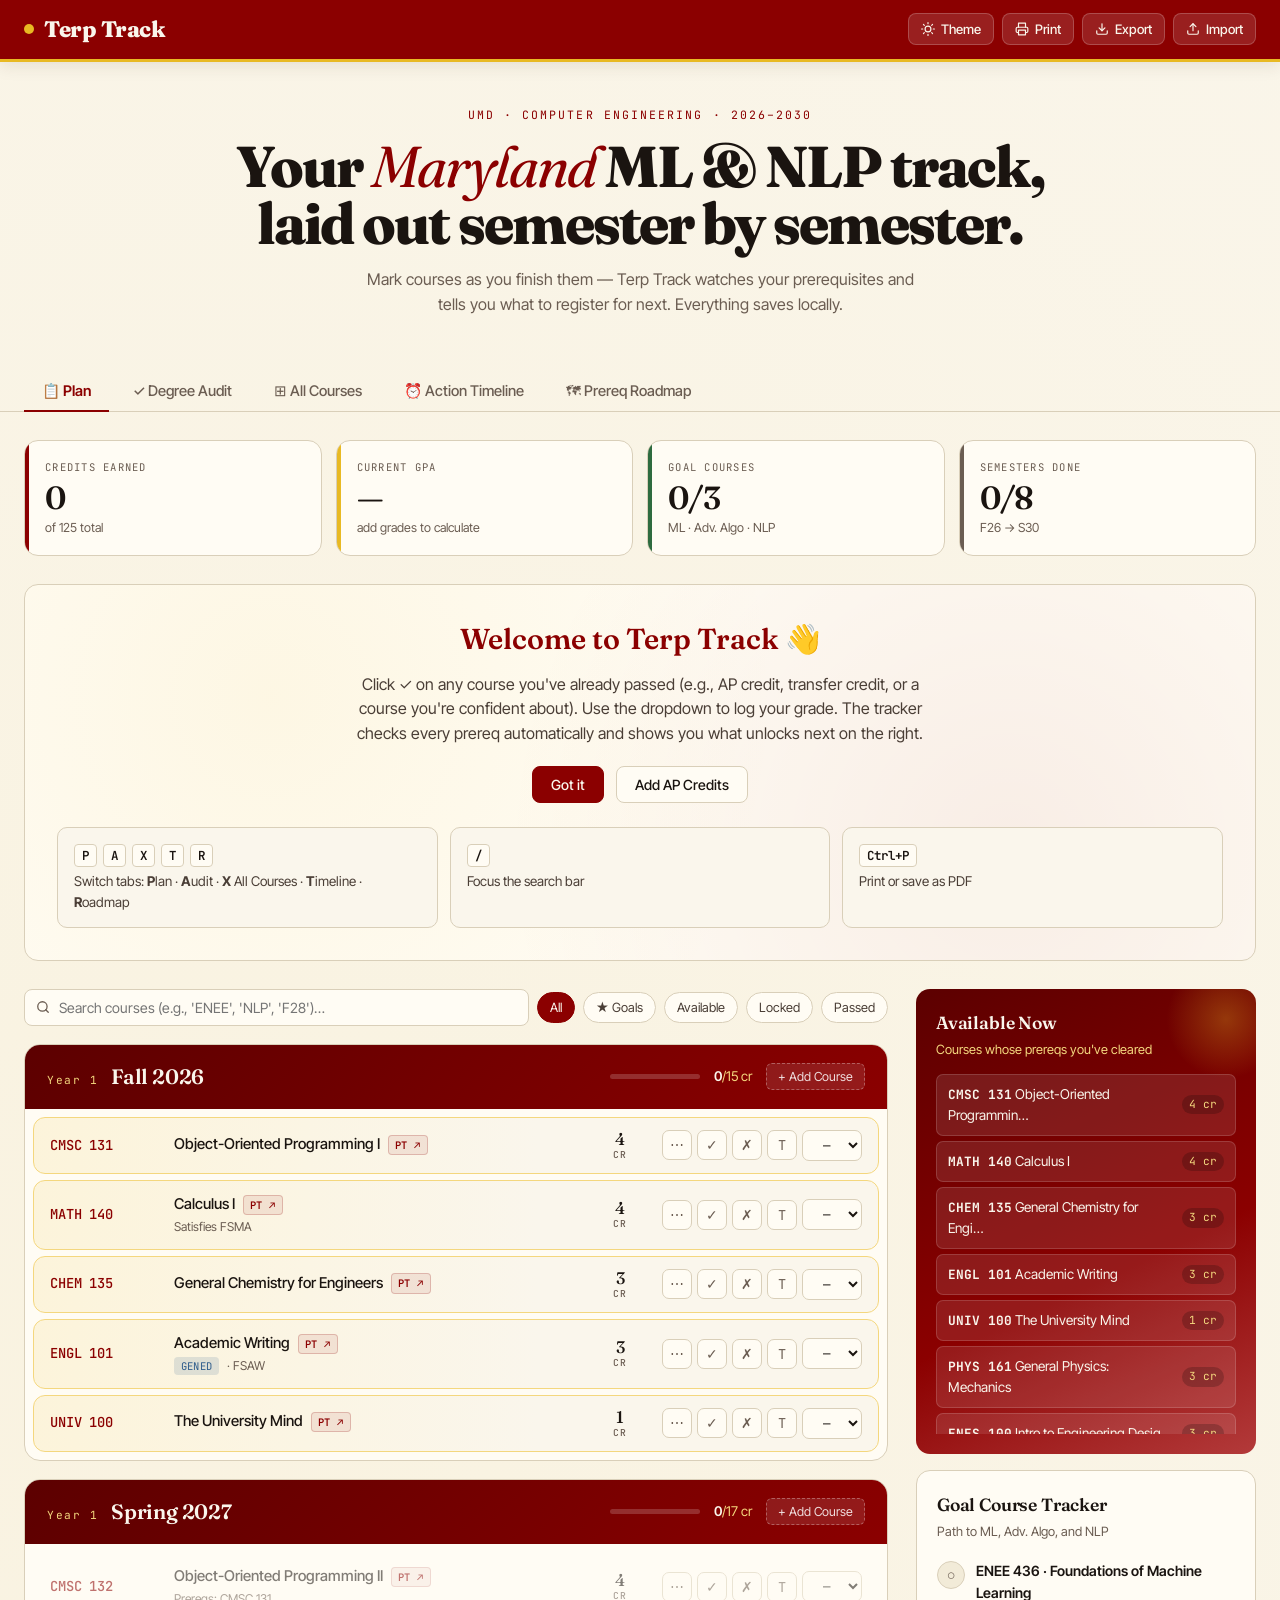
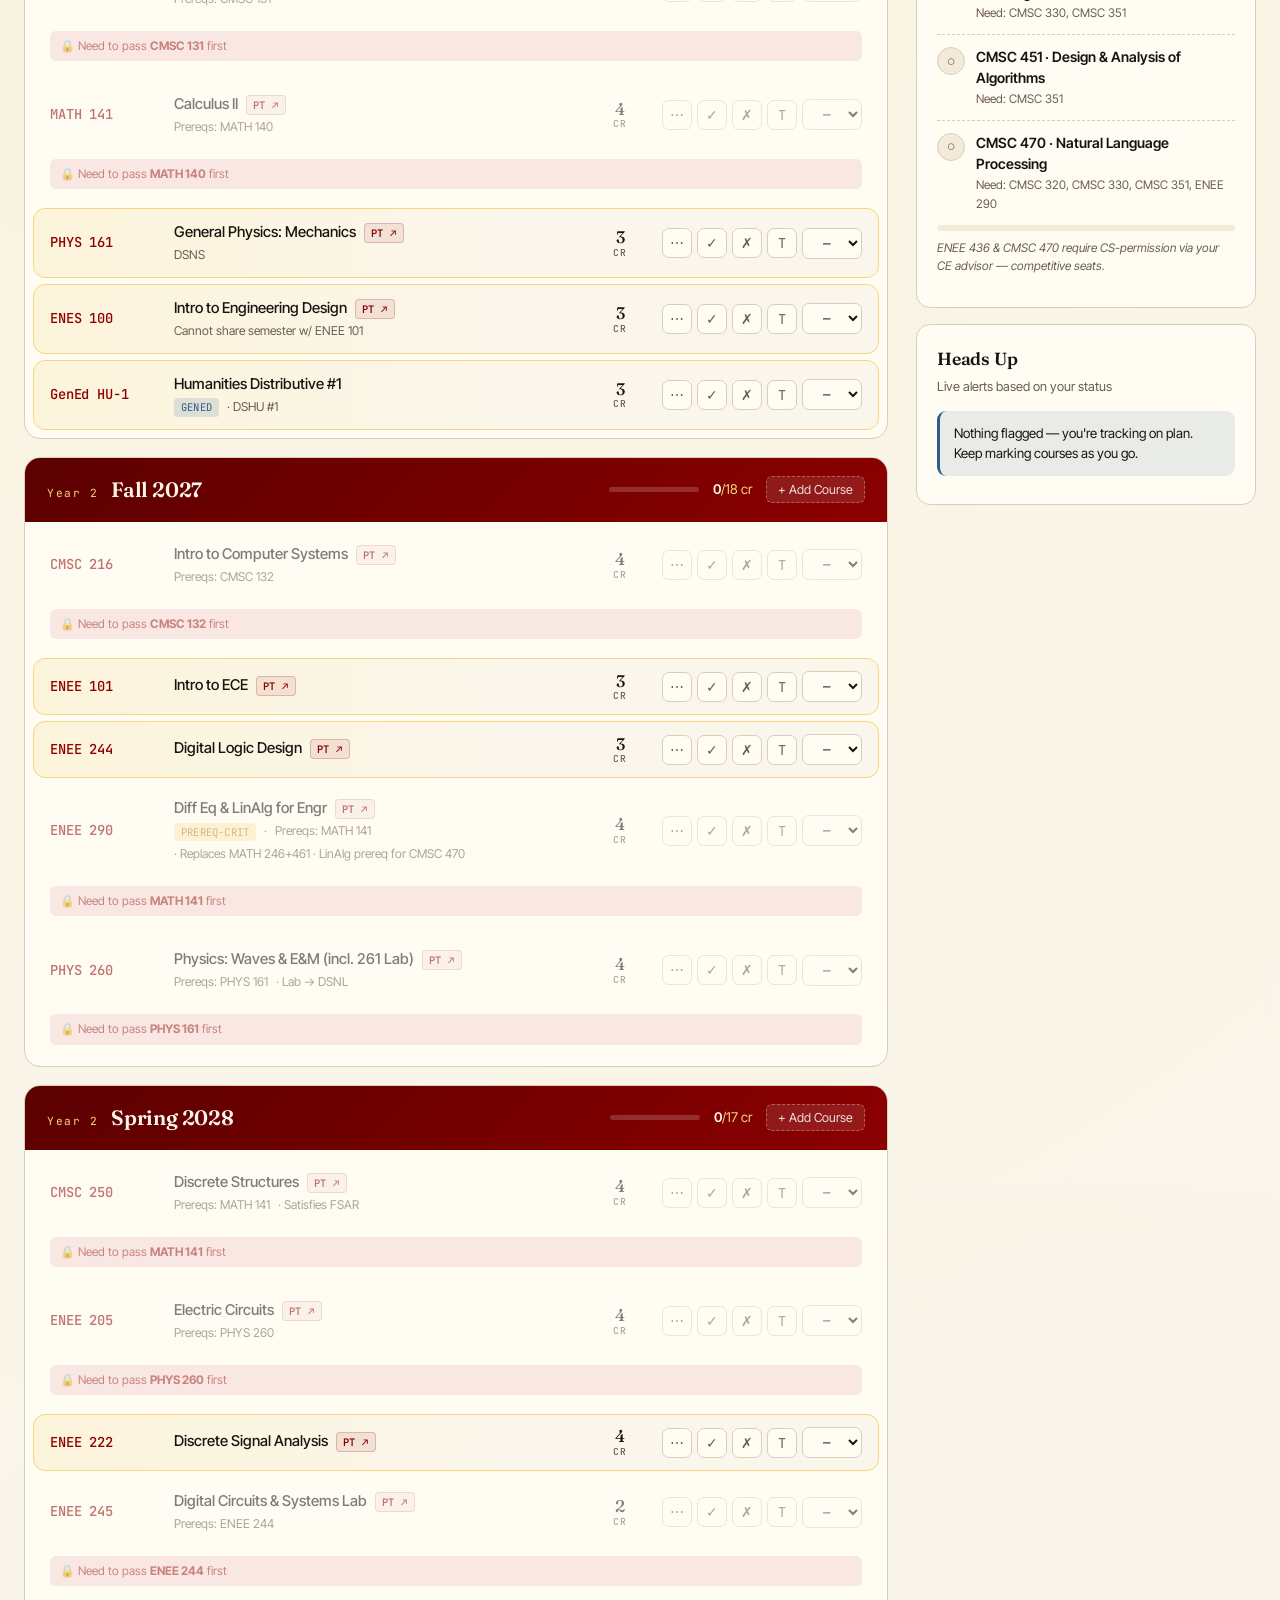
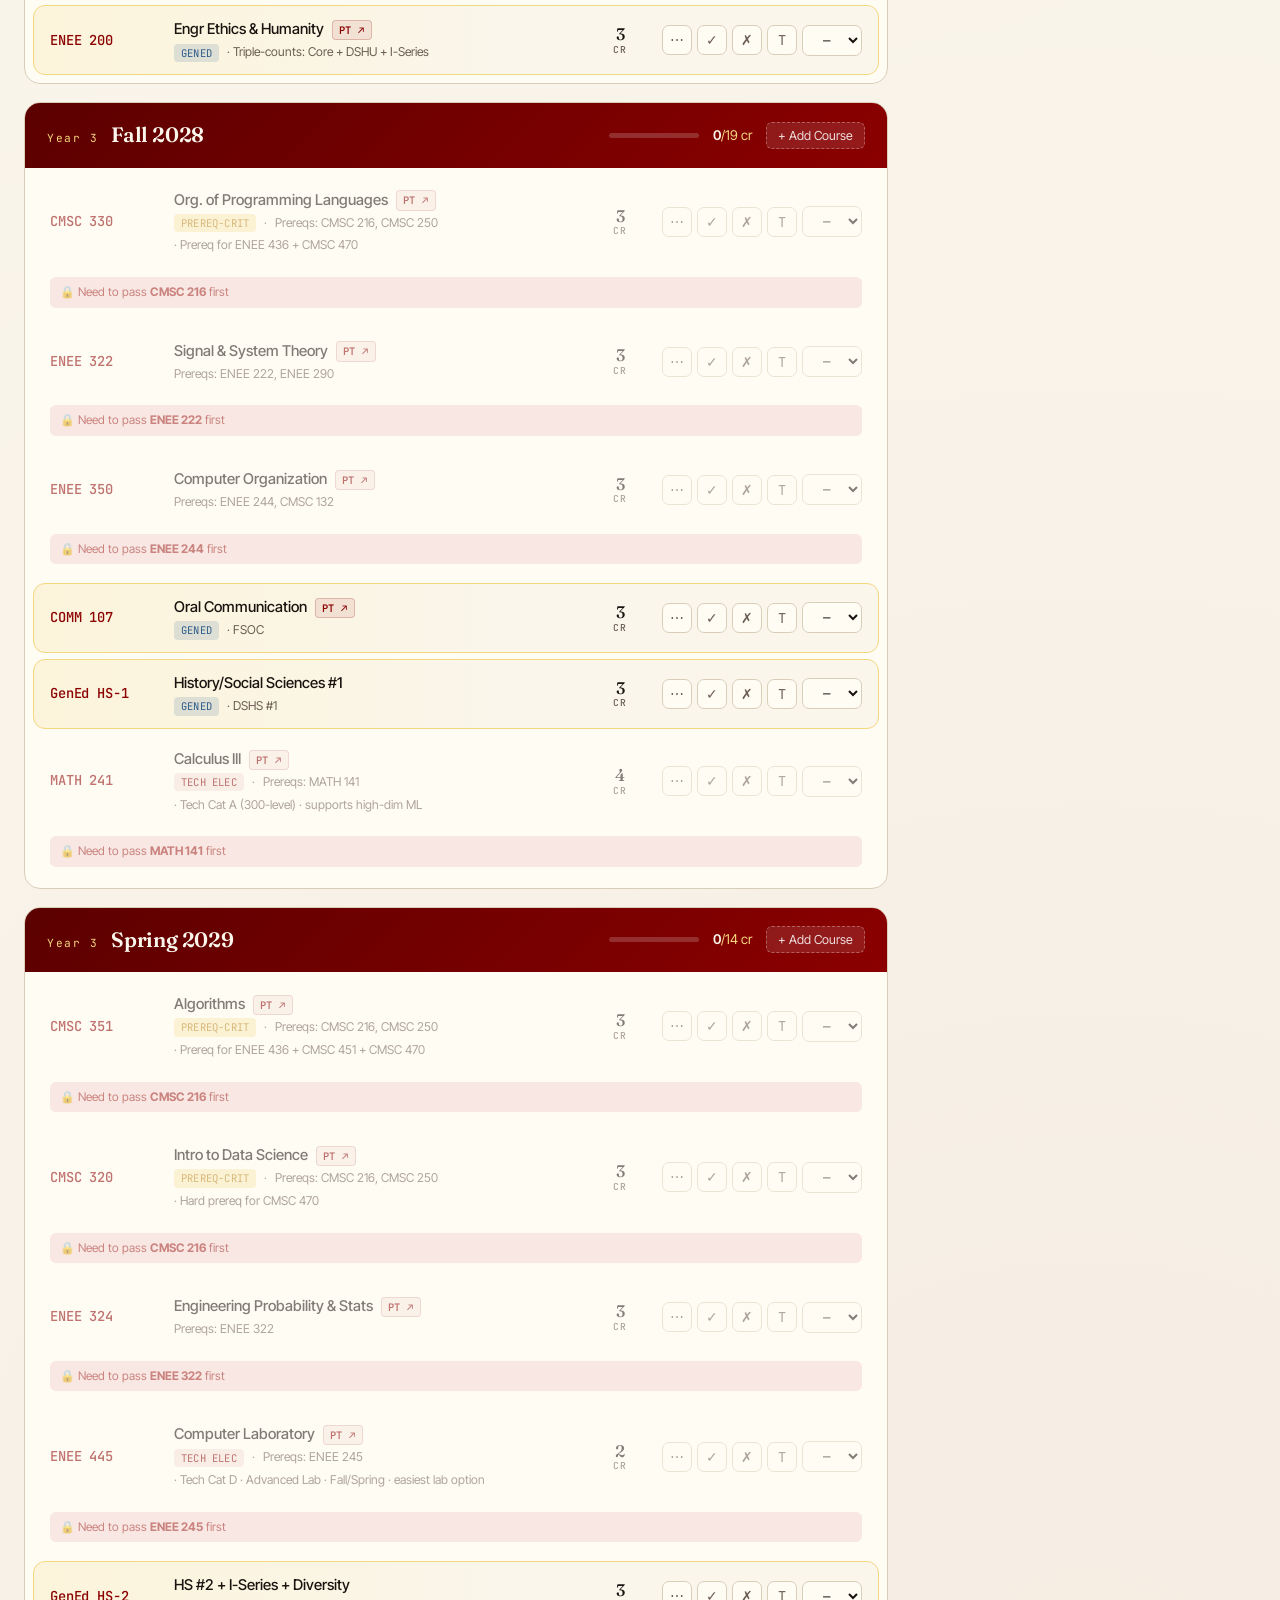
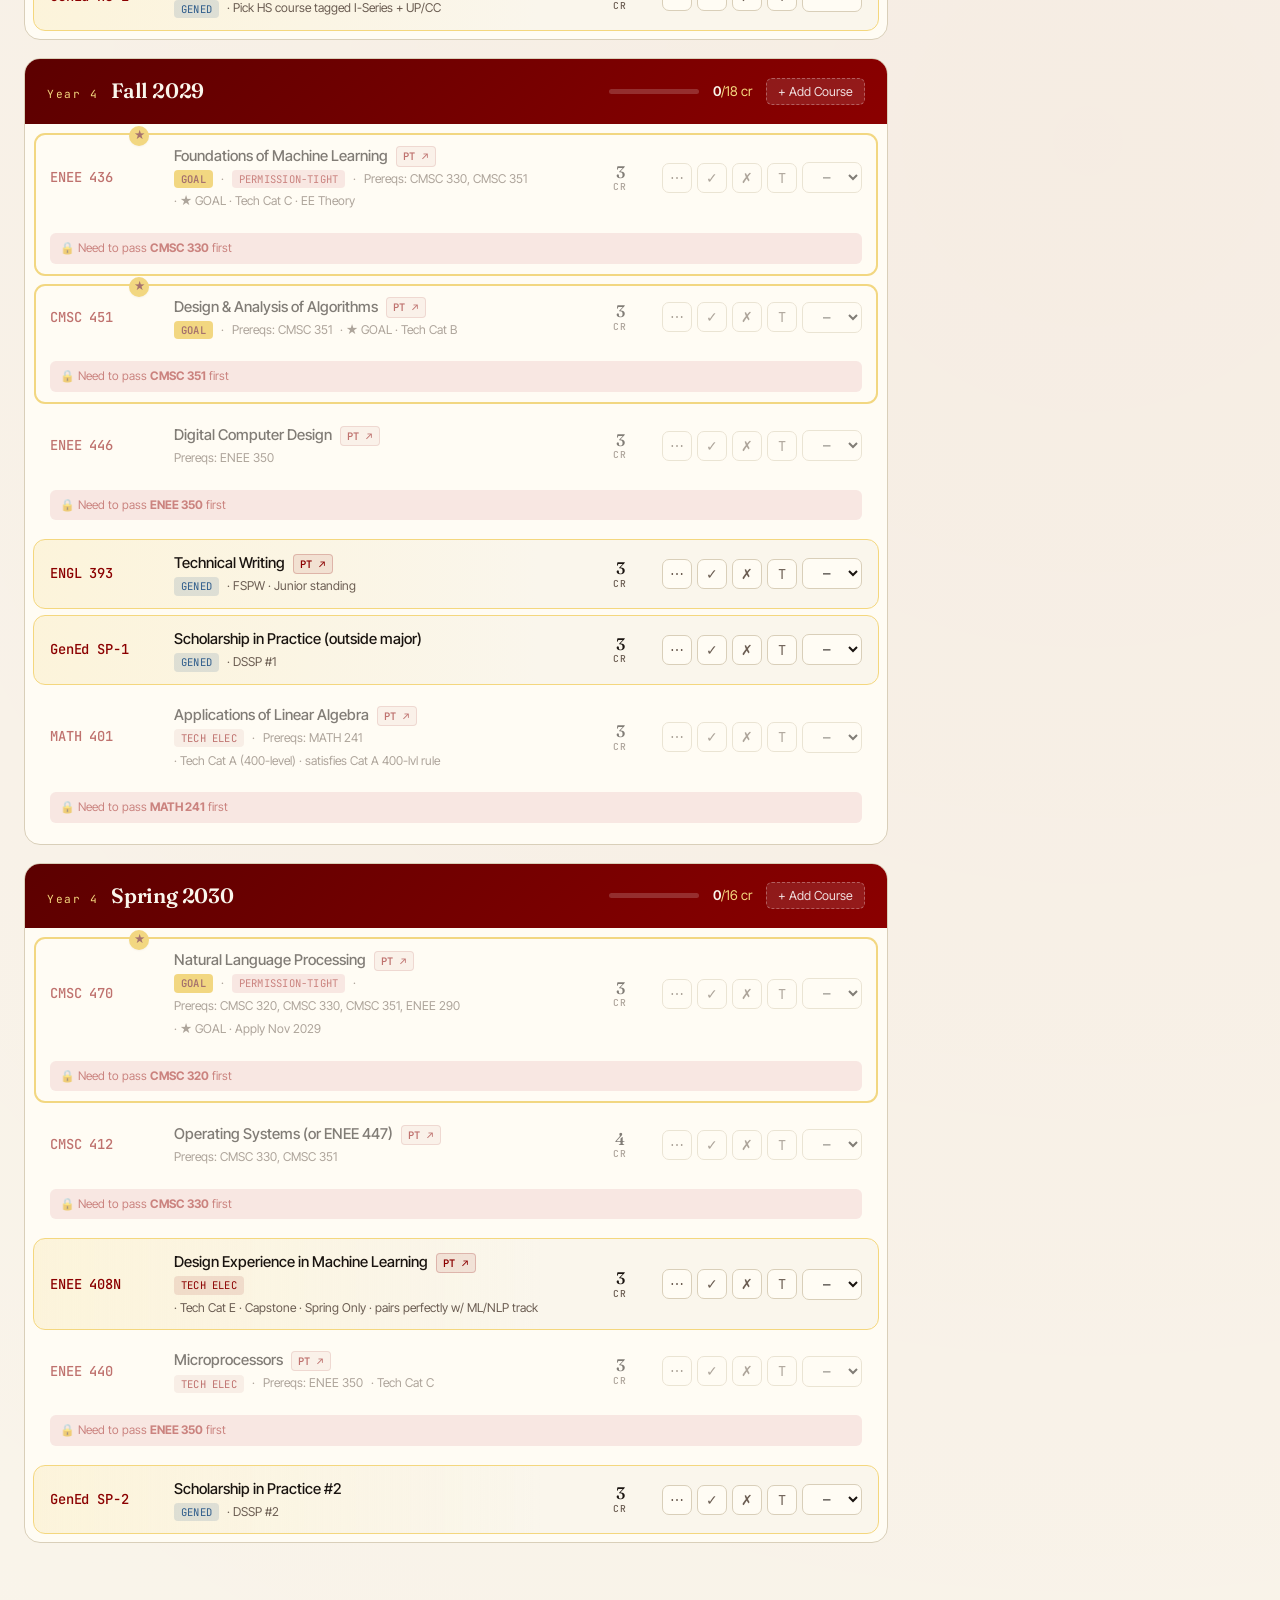
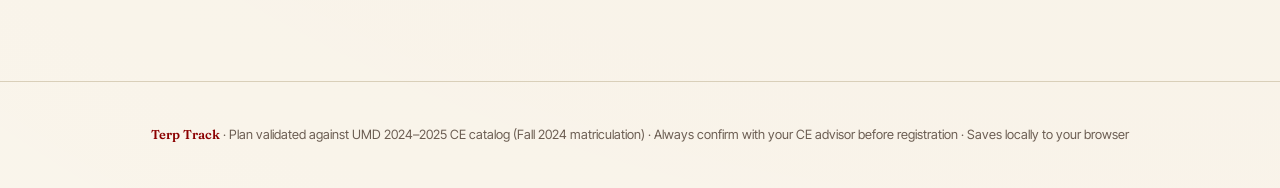
<file: terp-track-v3.html>
<!DOCTYPE html>
<html lang="en">
<head>
<meta charset="UTF-8">
<meta name="viewport" content="width=device-width, initial-scale=1.0">
<title>Terp Track — UMD CE / ML / NLP Degree Planner</title>
<link rel="preconnect" href="https://fonts.googleapis.com">
<link rel="preconnect" href="https://fonts.gstatic.com" crossorigin>
<link href="https://fonts.googleapis.com/css2?family=Fraunces:ital,opsz,wght@0,9..144,400;0,9..144,500;0,9..144,600;0,9..144,800;1,9..144,400&family=Inter+Tight:wght@400;500;600;700&family=JetBrains+Mono:wght@400;500&display=swap" rel="stylesheet">
<style>
/* ===========================================================
   THEME — light (default) + dark
   =========================================================== */
:root,
[data-theme="light"] {
  --maroon: #8B0000;
  --maroon-deep: #5C0000;
  --maroon-soft: #B33A3A;
  --gold: #E8B923;
  --gold-soft: #F4D77E;
  --cream: #FAF6EC;
  --cream-deep: #F2EBD8;
  --paper: #FFFCF4;
  --ink: #1A1410;
  --ink-soft: #4A3E36;
  --slate: #6B5D52;
  --line: #D9CFB9;
  --line-strong: #B8AC8E;
  --green: #2E6B3F;
  --green-soft: #DCEBD3;
  --amber: #B8821B;
  --amber-soft: #F8E7B8;
  --red: #A02020;
  --red-soft: #F2D6D4;
  --blue: #2E5C8B;
  --shadow-sm: 0 1px 2px rgba(60,40,20,.08);
  --shadow-md: 0 4px 16px rgba(60,40,20,.10);
  --shadow-lg: 0 12px 40px rgba(60,40,20,.14);
  --bg-grad-1: rgba(232,185,35,.06);
  --bg-grad-2: rgba(139,0,0,.04);
}

[data-theme="dark"] {
  --maroon: #C73E3E;
  --maroon-deep: #8B0000;
  --maroon-soft: #FF5F5F;
  --gold: #F4D77E;
  --gold-soft: #FFE9A8;
  --cream: #1A1612;
  --cream-deep: #221E18;
  --paper: #26211A;
  --ink: #F5EFDF;
  --ink-soft: #C9BFA9;
  --slate: #8B8170;
  --line: #3D3528;
  --line-strong: #5C5240;
  --green: #6FBA82;
  --green-soft: #2A4530;
  --amber: #E8B923;
  --amber-soft: #4A3A18;
  --red: #E55A5A;
  --red-soft: #4A1F1F;
  --blue: #5FA3D9;
  --shadow-sm: 0 1px 2px rgba(0,0,0,.3);
  --shadow-md: 0 4px 16px rgba(0,0,0,.35);
  --shadow-lg: 0 12px 40px rgba(0,0,0,.5);
  --bg-grad-1: rgba(232,185,35,.04);
  --bg-grad-2: rgba(199,62,62,.06);
}

/* ===========================================================
   BASE
   =========================================================== */
* { box-sizing: border-box; }
html, body { margin: 0; padding: 0; }
body {
  font-family: 'Inter Tight', -apple-system, BlinkMacSystemFont, 'Segoe UI', sans-serif;
  background: var(--cream);
  color: var(--ink);
  line-height: 1.55;
  min-height: 100vh;
  background-image:
    radial-gradient(circle at 15% 20%, var(--bg-grad-1) 0%, transparent 40%),
    radial-gradient(circle at 85% 75%, var(--bg-grad-2) 0%, transparent 45%);
  -webkit-font-smoothing: antialiased;
  transition: background-color .25s, color .25s;
}

button { font-family: inherit; cursor: pointer; }
input, select { font-family: inherit; }

/* Scrollbar polish */
::-webkit-scrollbar { width: 10px; height: 10px; }
::-webkit-scrollbar-track { background: transparent; }
::-webkit-scrollbar-thumb { background: var(--line); border-radius: 100px; }
::-webkit-scrollbar-thumb:hover { background: var(--line-strong); }

/* ===========================================================
   TOPBAR
   =========================================================== */
.topbar {
  position: sticky;
  top: 0;
  z-index: 50;
  background: var(--maroon);
  color: #FAF6EC;
  padding: 12px 24px;
  display: flex;
  justify-content: space-between;
  align-items: center;
  box-shadow: var(--shadow-md);
  border-bottom: 3px solid var(--gold);
}
.brand {
  font-family: 'Fraunces', serif;
  font-weight: 800;
  font-size: 1.4rem;
  letter-spacing: -0.02em;
  display: flex;
  align-items: center;
  gap: 10px;
}
.brand .dot {
  width: 10px; height: 10px;
  background: var(--gold);
  border-radius: 50%;
}
.topbar-actions {
  display: flex;
  gap: 8px;
  align-items: center;
}
.icon-btn {
  background: rgba(255,255,255,.12);
  border: 1px solid rgba(255,255,255,.2);
  padding: 7px 12px;
  border-radius: 8px;
  font-size: 0.82rem;
  font-weight: 500;
  color: #FAF6EC;
  transition: all .15s;
  display: flex;
  align-items: center;
  gap: 6px;
}
.icon-btn:hover { background: rgba(255,255,255,.22); }
.icon-btn svg { width: 14px; height: 14px; }
@media (max-width: 600px) {
  .icon-btn .label { display: none; }
}

/* ===========================================================
   HERO
   =========================================================== */
.hero {
  padding: 44px 24px 28px;
  max-width: 1280px;
  margin: 0 auto;
  text-align: center;
}
.eyebrow {
  font-family: 'JetBrains Mono', monospace;
  font-size: 0.72rem;
  letter-spacing: 0.18em;
  text-transform: uppercase;
  color: var(--maroon);
  margin-bottom: 14px;
}
h1.hero-title {
  font-family: 'Fraunces', serif;
  font-weight: 800;
  font-size: clamp(2rem, 5vw, 3.6rem);
  line-height: 1;
  letter-spacing: -0.035em;
  margin: 0 0 14px;
  color: var(--ink);
}
h1.hero-title em {
  font-style: italic;
  color: var(--maroon);
  font-weight: 400;
}
.hero-sub {
  font-size: 1rem;
  color: var(--slate);
  max-width: 560px;
  margin: 0 auto;
}

/* ===========================================================
   TABS
   =========================================================== */
.tabs {
  max-width: 1280px;
  margin: 28px auto 0;
  padding: 0 24px;
  display: flex;
  gap: 6px;
  border-bottom: 1px solid var(--line);
  flex-wrap: wrap;
}
.tab {
  background: transparent;
  border: none;
  padding: 10px 18px;
  font-size: 0.92rem;
  font-weight: 500;
  color: var(--slate);
  border-bottom: 2px solid transparent;
  margin-bottom: -1px;
  transition: all .15s;
  display: flex;
  align-items: center;
  gap: 8px;
}
.tab:hover { color: var(--ink); }
.tab.active {
  color: var(--maroon);
  border-bottom-color: var(--maroon);
  font-weight: 600;
}
.tab .count {
  background: var(--cream-deep);
  color: var(--ink-soft);
  font-family: 'JetBrains Mono', monospace;
  font-size: 0.7rem;
  padding: 1px 7px;
  border-radius: 100px;
  font-weight: 500;
}
.tab.active .count {
  background: var(--maroon);
  color: #FAF6EC;
}

/* ===========================================================
   CONTAINER
   =========================================================== */
.container {
  max-width: 1280px;
  margin: 0 auto;
  padding: 28px 24px 80px;
}
.view { display: none; }
.view.active { display: block; }

/* ===========================================================
   STAT BAR
   =========================================================== */
.stat-bar {
  display: grid;
  grid-template-columns: repeat(4, 1fr);
  gap: 14px;
  margin-bottom: 28px;
}
@media (max-width: 800px) {
  .stat-bar { grid-template-columns: repeat(2, 1fr); }
}
.stat {
  background: var(--paper);
  border: 1px solid var(--line);
  border-radius: 14px;
  padding: 18px 20px;
  position: relative;
  overflow: hidden;
}
.stat::before {
  content: '';
  position: absolute;
  top: 0; left: 0;
  width: 4px;
  height: 100%;
  background: var(--maroon);
}
.stat.gold::before { background: var(--gold); }
.stat.green::before { background: var(--green); }
.stat.slate::before { background: var(--slate); }
.stat-label {
  font-family: 'JetBrains Mono', monospace;
  font-size: 0.66rem;
  letter-spacing: 0.12em;
  text-transform: uppercase;
  color: var(--slate);
  margin-bottom: 6px;
}
.stat-value {
  font-family: 'Fraunces', serif;
  font-size: 2rem;
  font-weight: 600;
  line-height: 1;
  letter-spacing: -0.02em;
  color: var(--ink);
}
.stat-detail {
  font-size: 0.78rem;
  color: var(--slate);
  margin-top: 4px;
}

/* ===========================================================
   PLAN VIEW LAYOUT
   =========================================================== */
.plan-grid {
  display: grid;
  grid-template-columns: 1fr 340px;
  gap: 28px;
}
@media (max-width: 1000px) {
  .plan-grid { grid-template-columns: 1fr; }
}

/* ===========================================================
   SECTION HEADERS
   =========================================================== */
.section-rule {
  display: flex; align-items: center; gap: 14px;
  margin-bottom: 18px;
}
.section-rule .line {
  flex: 1; height: 1px; background: var(--line);
}
.section-rule .badge {
  font-family: 'JetBrains Mono', monospace;
  font-size: 0.68rem;
  letter-spacing: 0.15em;
  text-transform: uppercase;
  color: var(--maroon);
  font-weight: 500;
}

/* ===========================================================
   LEGEND + FILTER ROW
   =========================================================== */
.toolbar {
  display: flex;
  flex-wrap: wrap;
  gap: 8px;
  margin-bottom: 18px;
  align-items: center;
}
.search-box {
  flex: 1;
  min-width: 200px;
  position: relative;
}
.search-box input {
  width: 100%;
  padding: 9px 12px 9px 34px;
  border: 1px solid var(--line);
  border-radius: 8px;
  background: var(--paper);
  font-size: 0.88rem;
  color: var(--ink);
}
.search-box input:focus {
  outline: 2px solid var(--gold);
  outline-offset: -1px;
  border-color: var(--gold);
}
.search-box::before {
  content: '';
  position: absolute;
  left: 12px; top: 50%;
  transform: translateY(-50%);
  width: 14px; height: 14px;
  background-image: url("data:image/svg+xml,%3Csvg xmlns='http://www.w3.org/2000/svg' viewBox='0 0 24 24' fill='none' stroke='%236B5D52' stroke-width='2.2' stroke-linecap='round' stroke-linejoin='round'%3E%3Ccircle cx='11' cy='11' r='8'/%3E%3Cpath d='M21 21l-4.35-4.35'/%3E%3C/svg%3E");
}

.filter-chip {
  padding: 7px 12px;
  background: var(--paper);
  border: 1px solid var(--line);
  border-radius: 100px;
  font-size: 0.8rem;
  color: var(--ink-soft);
  transition: all .15s;
}
.filter-chip:hover {
  border-color: var(--maroon);
  color: var(--maroon);
}
.filter-chip.active {
  background: var(--maroon);
  color: #FAF6EC;
  border-color: var(--maroon);
}

/* ===========================================================
   SEMESTER CARD
   =========================================================== */
.semester {
  background: var(--paper);
  border: 1px solid var(--line);
  border-radius: 16px;
  margin-bottom: 18px;
  overflow: hidden;
  transition: box-shadow .2s;
}
.semester:hover { box-shadow: var(--shadow-md); }
.sem-header {
  background: linear-gradient(135deg, var(--maroon-deep) 0%, var(--maroon) 100%);
  color: #FAF6EC;
  padding: 16px 22px;
  display: flex;
  justify-content: space-between;
  align-items: center;
  flex-wrap: wrap;
  gap: 8px;
}
.sem-title {
  font-family: 'Fraunces', serif;
  font-size: 1.3rem;
  font-weight: 600;
  letter-spacing: -0.01em;
  display: flex;
  align-items: baseline;
  gap: 12px;
}
.sem-title .yr {
  font-family: 'JetBrains Mono', monospace;
  font-size: 0.7rem;
  letter-spacing: 0.15em;
  color: var(--gold-soft);
  font-weight: 400;
}
.sem-meta {
  display: flex; gap: 14px; align-items: center;
  font-size: 0.84rem;
  color: var(--gold-soft);
  flex-wrap: wrap;
}
.sem-meta strong { color: #FAF6EC; font-weight: 600; }
.sem-progress {
  width: 90px;
  height: 5px;
  background: rgba(255,255,255,.18);
  border-radius: 100px;
  overflow: hidden;
}
.sem-progress-fill {
  height: 100%;
  background: var(--gold);
  border-radius: 100px;
  transition: width .4s ease;
}

.add-course-btn {
  background: rgba(255,255,255,.1);
  border: 1px dashed rgba(255,255,255,.3);
  color: rgba(255,255,255,.85);
  padding: 5px 11px;
  border-radius: 6px;
  font-size: 0.78rem;
  transition: all .15s;
}
.add-course-btn:hover {
  background: rgba(255,255,255,.2);
  color: #FAF6EC;
}

.courses {
  padding: 8px;
  display: grid;
  grid-template-columns: 1fr;
  gap: 6px;
}

/* ===========================================================
   COURSE ROW
   =========================================================== */
.course {
  display: grid;
  grid-template-columns: 110px 1fr 56px auto;
  align-items: center;
  gap: 14px;
  padding: 12px 16px;
  border-radius: 12px;
  background: var(--cream);
  border: 1px solid transparent;
  transition: all .15s;
  position: relative;
}
.course:hover {
  border-color: var(--line);
  background: var(--paper);
}
.course.locked {
  opacity: 0.55;
  background: transparent;
}
.course.available {
  background: linear-gradient(90deg, rgba(232,185,35,.12) 0%, var(--cream) 60%);
  border-color: var(--gold-soft);
}
.course.passed {
  background: linear-gradient(90deg, rgba(46,107,63,.10) 0%, var(--cream) 60%);
}
.course.passed .code,
.course.passed .title { color: var(--slate); }
.course.failed {
  background: var(--red-soft);
  border-color: var(--red);
}
.course.in-progress {
  background: linear-gradient(90deg, rgba(139,0,0,.08) 0%, var(--cream) 60%);
  border-color: var(--maroon-soft);
}
.course.transfer {
  background: linear-gradient(90deg, rgba(46,92,139,.08) 0%, var(--cream) 60%);
  border-color: var(--blue);
}
.course.goal {
  box-shadow: 0 0 0 2px var(--gold) inset;
}
.course.goal::before {
  content: '★';
  position: absolute;
  top: -7px;
  left: 95px;
  background: var(--gold);
  color: var(--maroon-deep);
  width: 20px;
  height: 20px;
  border-radius: 50%;
  display: flex;
  align-items: center;
  justify-content: center;
  font-size: 0.7rem;
  font-weight: bold;
  box-shadow: var(--shadow-sm);
}

.code {
  font-family: 'JetBrains Mono', monospace;
  font-weight: 500;
  font-size: 0.86rem;
  color: var(--maroon);
  letter-spacing: -0.01em;
}
.title-block { min-width: 0; }
.title {
  font-weight: 500;
  font-size: 0.93rem;
  color: var(--ink);
  margin-bottom: 2px;
}
.meta {
  font-size: 0.76rem;
  color: var(--slate);
  display: flex;
  flex-wrap: wrap;
  gap: 4px 8px;
  align-items: center;
}
.tag {
  display: inline-block;
  padding: 1px 7px;
  background: var(--cream-deep);
  border-radius: 4px;
  font-family: 'JetBrains Mono', monospace;
  font-size: 0.66rem;
  color: var(--ink-soft);
  letter-spacing: 0.02em;
}
.tag.crit { background: var(--amber-soft); color: var(--amber); }
.tag.goal { background: var(--gold); color: var(--maroon-deep); font-weight: 600; }
.tag.gened { background: rgba(46,92,139,.15); color: var(--blue); }
.tag.tech { background: rgba(139,0,0,.10); color: var(--maroon); }
.tag.risk { background: var(--red-soft); color: var(--red); }

.pt-link {
  display: inline-block;
  margin-left: 8px;
  font-family: 'JetBrains Mono', monospace;
  font-size: 0.65rem;
  font-weight: 600;
  letter-spacing: 0.04em;
  color: var(--maroon);
  background: rgba(139,0,0,.08);
  border: 1px solid rgba(139,0,0,.2);
  padding: 1px 6px;
  border-radius: 4px;
  text-decoration: none;
  vertical-align: middle;
  transition: all .15s;
}
.pt-link:hover {
  background: var(--maroon);
  color: #FAF6EC;
  border-color: var(--maroon);
}

.credits {
  font-family: 'Fraunces', serif;
  font-size: 1.05rem;
  color: var(--ink);
  font-weight: 500;
  text-align: center;
  line-height: 1;
}
.credits-label {
  display: block;
  font-family: 'JetBrains Mono', monospace;
  font-size: 0.6rem;
  letter-spacing: 0.1em;
  color: var(--slate);
  text-transform: uppercase;
  margin-top: 2px;
}

.status-controls {
  display: flex;
  gap: 5px;
  align-items: center;
}
.status-btn {
  width: 30px; height: 30px;
  border: 1px solid var(--line);
  background: var(--paper);
  border-radius: 7px;
  cursor: pointer;
  display: flex;
  align-items: center;
  justify-content: center;
  font-family: 'JetBrains Mono', monospace;
  font-size: 0.85rem;
  color: var(--slate);
  transition: all .15s;
  padding: 0;
}
.status-btn:hover {
  border-color: var(--maroon);
  color: var(--maroon);
}
.status-btn.active {
  background: var(--maroon);
  color: #FAF6EC;
  border-color: var(--maroon);
}
.status-btn.passed-active {
  background: var(--green);
  color: white;
  border-color: var(--green);
}
.status-btn.failed-active {
  background: var(--red);
  color: white;
  border-color: var(--red);
}
.status-btn.transfer-active {
  background: var(--blue);
  color: white;
  border-color: var(--blue);
}
.grade-select {
  width: 60px;
  padding: 5px 6px;
  border: 1px solid var(--line);
  border-radius: 7px;
  background: var(--paper);
  font-family: 'JetBrains Mono', monospace;
  font-size: 0.78rem;
  text-align: center;
  color: var(--ink);
}
.grade-select:focus {
  outline: 2px solid var(--gold);
  outline-offset: -1px;
}

.course-action {
  background: transparent;
  border: 1px solid var(--line);
  color: var(--slate);
  width: 26px;
  height: 26px;
  border-radius: 6px;
  font-size: 0.95rem;
  display: flex;
  align-items: center;
  justify-content: center;
  padding: 0;
  margin-left: 4px;
}
.course-action:hover { border-color: var(--red); color: var(--red); }

.why-locked {
  display: none;
  grid-column: 1 / -1;
  font-size: 0.74rem;
  color: var(--red);
  background: var(--red-soft);
  padding: 6px 10px;
  border-radius: 6px;
  margin-top: 8px;
}
.course.locked .why-locked { display: block; }

/* responsive course rows */
@media (max-width: 700px) {
  .course {
    grid-template-columns: 1fr;
    gap: 8px;
  }
  .credits { text-align: left; }
  .credits-label { display: inline; margin-left: 4px; }
  .status-controls { justify-content: flex-start; flex-wrap: wrap; }
}

/* ===========================================================
   SIDEBAR
   =========================================================== */
.sidebar { align-self: start; }
.panel {
  background: var(--paper);
  border: 1px solid var(--line);
  border-radius: 14px;
  padding: 20px;
  margin-bottom: 16px;
}
.panel h3 {
  font-family: 'Fraunces', serif;
  font-size: 1.1rem;
  font-weight: 600;
  margin: 0 0 4px;
  color: var(--ink);
  letter-spacing: -0.01em;
}
.panel p.lead {
  font-size: 0.8rem;
  color: var(--slate);
  margin: 0 0 14px;
}

.next-up {
  background: linear-gradient(155deg, var(--maroon-deep) 0%, var(--maroon) 60%, var(--maroon-soft) 100%);
  color: #FAF6EC;
  border: none;
  position: relative;
  overflow: hidden;
}
.next-up::after {
  content: '';
  position: absolute;
  top: -40px; right: -40px;
  width: 140px; height: 140px;
  background: radial-gradient(circle, var(--gold) 0%, transparent 60%);
  opacity: 0.3;
  border-radius: 50%;
}
.next-up h3, .next-up p.lead { color: #FAF6EC; position: relative; }
.next-up p.lead { color: var(--gold-soft); }

.next-list {
  list-style: none;
  padding: 0;
  margin: 0;
  position: relative;
  max-height: 360px;
  overflow-y: auto;
}
.next-list li {
  padding: 9px 11px;
  background: rgba(255,255,255,.10);
  border-radius: 7px;
  margin-bottom: 5px;
  font-size: 0.85rem;
  border: 1px solid rgba(255,255,255,.15);
  display: flex;
  justify-content: space-between;
  align-items: center;
  gap: 8px;
}
.next-list li strong {
  font-family: 'JetBrains Mono', monospace;
  font-size: 0.8rem;
}
.next-list .credits-mini {
  font-family: 'JetBrains Mono', monospace;
  font-size: 0.7rem;
  color: var(--gold-soft);
  background: rgba(0,0,0,.2);
  padding: 1px 7px;
  border-radius: 100px;
  flex-shrink: 0;
}
.next-list .empty {
  color: var(--gold-soft);
  font-style: italic;
  padding: 8px 0;
  text-align: center;
  background: none;
  border: none;
}

/* goal tracker */
.goal-row {
  display: flex;
  align-items: flex-start;
  gap: 11px;
  padding: 11px 0;
  border-bottom: 1px dashed var(--line);
}
.goal-row:last-child { border-bottom: none; padding-bottom: 0; }
.goal-row:first-child { padding-top: 4px; }
.goal-icon {
  width: 28px; height: 28px;
  flex-shrink: 0;
  border-radius: 50%;
  display: flex;
  align-items: center;
  justify-content: center;
  font-family: 'JetBrains Mono', monospace;
  font-size: 0.9rem;
  background: var(--cream-deep);
  color: var(--slate);
  border: 1px solid var(--line);
  margin-top: 1px;
}
.goal-icon.ready { background: var(--gold); color: var(--maroon-deep); border-color: var(--gold); }
.goal-icon.done { background: var(--green); color: white; border-color: var(--green); }
.goal-icon.in-prog { background: var(--maroon); color: white; border-color: var(--maroon); }
.goal-info { flex: 1; min-width: 0; }
.goal-name { font-weight: 600; font-size: 0.88rem; }
.goal-status { font-size: 0.74rem; color: var(--slate); margin-top: 1px; }
.goal-status.ready { color: var(--amber); font-weight: 500; }
.goal-status.done { color: var(--green); font-weight: 500; }
.goal-status.in-prog { color: var(--maroon); font-weight: 500; }

/* progress bar */
.progress {
  height: 6px;
  background: var(--cream-deep);
  border-radius: 100px;
  overflow: hidden;
  margin-top: 12px;
}
.progress-fill {
  height: 100%;
  background: linear-gradient(90deg, var(--maroon) 0%, var(--gold) 100%);
  border-radius: 100px;
  transition: width .4s ease;
}

/* alerts */
.alert {
  padding: 12px 14px;
  border-radius: 9px;
  background: var(--amber-soft);
  border-left: 3px solid var(--amber);
  font-size: 0.83rem;
  color: var(--ink);
  margin-bottom: 8px;
}
.alert.danger { background: var(--red-soft); border-left-color: var(--red); }
.alert.success { background: var(--green-soft); border-left-color: var(--green); }
.alert.info { background: rgba(46,92,139,.10); border-left-color: var(--blue); }
.alert strong { color: var(--ink); }

/* ===========================================================
   AUDIT VIEW
   =========================================================== */
.audit-grid {
  display: grid;
  grid-template-columns: 1fr 1fr;
  gap: 24px;
}
@media (max-width: 800px) {
  .audit-grid { grid-template-columns: 1fr; }
}
.audit-card {
  background: var(--paper);
  border: 1px solid var(--line);
  border-radius: 14px;
  padding: 22px;
}
.audit-card h3 {
  font-family: 'Fraunces', serif;
  font-size: 1.2rem;
  font-weight: 600;
  margin: 0 0 14px;
  color: var(--maroon);
}
.audit-line {
  display: flex;
  align-items: center;
  gap: 10px;
  padding: 8px 0;
  border-bottom: 1px solid var(--line);
  font-size: 0.88rem;
}
.audit-line:last-child { border-bottom: none; }
.audit-line .check {
  width: 22px; height: 22px;
  border-radius: 50%;
  background: var(--cream-deep);
  border: 1px solid var(--line);
  flex-shrink: 0;
  display: flex;
  align-items: center;
  justify-content: center;
  font-size: 0.78rem;
  color: var(--slate);
}
.audit-line.done .check {
  background: var(--green);
  border-color: var(--green);
  color: white;
}
.audit-line.partial .check {
  background: var(--amber);
  border-color: var(--amber);
  color: white;
}
.audit-line .name { flex: 1; min-width: 0; }
.audit-line .status {
  font-family: 'JetBrains Mono', monospace;
  font-size: 0.74rem;
  color: var(--slate);
  flex-shrink: 0;
}

.audit-summary {
  background: linear-gradient(135deg, var(--maroon-deep) 0%, var(--maroon) 100%);
  color: #FAF6EC;
  padding: 28px;
  border-radius: 14px;
  margin-bottom: 24px;
  display: grid;
  grid-template-columns: 2fr 1fr;
  gap: 24px;
  align-items: center;
}
@media (max-width: 700px) { .audit-summary { grid-template-columns: 1fr; } }
.audit-summary h2 {
  font-family: 'Fraunces', serif;
  font-size: 1.6rem;
  margin: 0 0 6px;
  font-weight: 600;
}
.audit-summary p {
  margin: 0;
  font-size: 0.94rem;
  color: var(--gold-soft);
}
.audit-percent {
  text-align: center;
}
.audit-percent .big {
  font-family: 'Fraunces', serif;
  font-size: 3.5rem;
  font-weight: 600;
  line-height: 1;
  color: var(--gold);
}
.audit-percent .label {
  font-family: 'JetBrains Mono', monospace;
  font-size: 0.7rem;
  letter-spacing: 0.15em;
  color: var(--gold-soft);
  text-transform: uppercase;
  margin-top: 6px;
}

/* ===========================================================
   TIMELINE VIEW
   =========================================================== */
.timeline-rail {
  position: relative;
  padding-left: 28px;
}
.timeline-rail::before {
  content: '';
  position: absolute;
  left: 8px;
  top: 0;
  bottom: 0;
  width: 2px;
  background: linear-gradient(to bottom, var(--maroon) 0%, var(--gold) 100%);
}
.timeline-event {
  position: relative;
  margin-bottom: 18px;
}
.timeline-event::before {
  content: '';
  position: absolute;
  left: -25px;
  top: 6px;
  width: 12px; height: 12px;
  border-radius: 50%;
  background: var(--maroon);
  border: 3px solid var(--cream);
  box-shadow: 0 0 0 1px var(--maroon);
}
.timeline-event.upcoming::before { background: var(--gold); box-shadow: 0 0 0 1px var(--gold); }
.timeline-event.past::before { background: var(--green); box-shadow: 0 0 0 1px var(--green); }
.timeline-event.critical::before { background: var(--red); box-shadow: 0 0 0 1px var(--red); }
.timeline-card {
  background: var(--paper);
  border: 1px solid var(--line);
  border-radius: 12px;
  padding: 14px 18px;
}
.timeline-date {
  font-family: 'JetBrains Mono', monospace;
  font-size: 0.7rem;
  letter-spacing: 0.1em;
  color: var(--maroon);
  text-transform: uppercase;
  margin-bottom: 4px;
}
.timeline-title {
  font-weight: 600;
  font-size: 1rem;
  margin-bottom: 4px;
}
.timeline-desc {
  font-size: 0.85rem;
  color: var(--ink-soft);
  line-height: 1.5;
}

/* ===========================================================
   ROADMAP VIEW
   =========================================================== */
.roadmap-svg {
  width: 100%;
  background: var(--paper);
  border: 1px solid var(--line);
  border-radius: 14px;
  padding: 20px;
  overflow-x: auto;
}
.roadmap-svg svg {
  display: block;
  min-width: 700px;
  width: 100%;
}
.node-rect {
  fill: var(--paper);
  stroke: var(--line-strong);
  stroke-width: 1.5;
  rx: 6;
  cursor: pointer;
}
.node-rect.passed { fill: var(--green-soft); stroke: var(--green); }
.node-rect.in-progress { fill: rgba(139,0,0,.10); stroke: var(--maroon); }
.node-rect.available { fill: var(--amber-soft); stroke: var(--gold); }
.node-rect.failed { fill: var(--red-soft); stroke: var(--red); }
.node-rect.goal {
  stroke-width: 3;
  stroke: var(--gold);
  filter: drop-shadow(0 2px 4px rgba(232,185,35,.4));
}
.node-text {
  font-family: 'JetBrains Mono', monospace;
  font-size: 11px;
  fill: var(--ink);
  pointer-events: none;
  font-weight: 500;
}
.node-text.muted { fill: var(--slate); font-weight: 400; }
.edge {
  fill: none;
  stroke: var(--line-strong);
  stroke-width: 1.5;
  marker-end: url(#arrow);
}
.edge.satisfied { stroke: var(--green); }
.edge.blocked { stroke: var(--red); stroke-dasharray: 4 3; }

/* ===========================================================
   MODAL
   =========================================================== */
.modal-backdrop {
  position: fixed;
  inset: 0;
  background: rgba(0,0,0,.45);
  display: none;
  align-items: center;
  justify-content: center;
  z-index: 200;
  padding: 20px;
}
.modal-backdrop.open { display: flex; }
.modal {
  background: var(--paper);
  border-radius: 14px;
  padding: 24px;
  max-width: 460px;
  width: 100%;
  box-shadow: var(--shadow-lg);
  max-height: 90vh;
  overflow-y: auto;
}
.modal h3 {
  font-family: 'Fraunces', serif;
  font-size: 1.3rem;
  margin: 0 0 14px;
  color: var(--ink);
}
.modal label {
  display: block;
  font-size: 0.8rem;
  font-weight: 500;
  color: var(--ink-soft);
  margin-top: 12px;
  margin-bottom: 4px;
  font-family: 'JetBrains Mono', monospace;
  letter-spacing: 0.05em;
  text-transform: uppercase;
}
.modal input[type="text"], .modal input[type="number"], .modal select, .modal textarea {
  width: 100%;
  padding: 9px 12px;
  border: 1px solid var(--line);
  border-radius: 8px;
  background: var(--cream);
  font-size: 0.92rem;
  color: var(--ink);
  font-family: inherit;
}
.modal input:focus, .modal select:focus, .modal textarea:focus {
  outline: 2px solid var(--gold);
  outline-offset: -1px;
}
.modal-actions {
  display: flex;
  gap: 10px;
  justify-content: flex-end;
  margin-top: 22px;
}
.btn {
  padding: 9px 18px;
  border: 1px solid var(--line);
  background: var(--paper);
  color: var(--ink);
  border-radius: 8px;
  font-size: 0.88rem;
  font-weight: 500;
  cursor: pointer;
  transition: all .15s;
}
.btn:hover { border-color: var(--maroon); }
.btn.primary {
  background: var(--maroon);
  color: #FAF6EC;
  border-color: var(--maroon);
}
.btn.primary:hover { background: var(--maroon-deep); }
.btn.danger {
  background: var(--red);
  color: white;
  border-color: var(--red);
}

/* ===========================================================
   ONBOARDING
   =========================================================== */
.welcome-card {
  background: var(--paper);
  border: 1px solid var(--line);
  border-radius: 14px;
  padding: 32px;
  margin-bottom: 28px;
  text-align: center;
  background-image: 
    radial-gradient(circle at 20% 30%, rgba(232,185,35,.08), transparent 50%),
    radial-gradient(circle at 80% 70%, rgba(139,0,0,.06), transparent 50%);
}
.welcome-card h2 {
  font-family: 'Fraunces', serif;
  font-size: 1.8rem;
  font-weight: 600;
  margin: 0 0 10px;
  color: var(--maroon);
}
.welcome-card p {
  font-size: 1rem;
  color: var(--ink-soft);
  max-width: 580px;
  margin: 0 auto 20px;
}
.welcome-actions {
  display: flex;
  gap: 12px;
  justify-content: center;
  flex-wrap: wrap;
}
.welcome-shortcuts {
  display: grid;
  grid-template-columns: repeat(auto-fit, minmax(240px, 1fr));
  gap: 12px;
  margin-top: 24px;
  text-align: left;
}
.shortcut {
  background: var(--cream);
  border: 1px solid var(--line);
  border-radius: 10px;
  padding: 14px 16px;
}
.shortcut .key {
  font-family: 'JetBrains Mono', monospace;
  font-size: 0.78rem;
  background: var(--paper);
  border: 1px solid var(--line);
  padding: 2px 7px;
  border-radius: 4px;
  margin-right: 6px;
  font-weight: 600;
}
.shortcut p {
  font-size: 0.84rem;
  color: var(--ink-soft);
  margin: 4px 0 0;
}

/* ===========================================================
   MISC
   =========================================================== */
.footer {
  text-align: center;
  padding: 30px 20px;
  color: var(--slate);
  font-size: 0.8rem;
  border-top: 1px solid var(--line);
  margin-top: 40px;
}
.footer em {
  font-family: 'Fraunces', serif;
  color: var(--maroon);
  font-style: normal;
  font-weight: 600;
}

.save-indicator {
  position: fixed;
  bottom: 20px;
  right: 20px;
  background: var(--green);
  color: white;
  padding: 9px 16px;
  border-radius: 100px;
  font-size: 0.84rem;
  font-weight: 500;
  box-shadow: var(--shadow-lg);
  opacity: 0;
  transform: translateY(20px);
  transition: all .3s;
  pointer-events: none;
  z-index: 300;
}
.save-indicator.show {
  opacity: 1;
  transform: translateY(0);
}

/* ===========================================================
   TABLE VIEW
   =========================================================== */
.table-view-controls {
  display: flex;
  flex-wrap: wrap;
  gap: 10px;
  align-items: center;
  margin-bottom: 20px;
}
.table-view-controls select, .table-view-controls input {
  padding: 8px 12px;
  border: 1px solid var(--line);
  border-radius: 8px;
  background: var(--paper);
  color: var(--ink);
  font-size: 0.88rem;
  font-family: inherit;
}
.table-view-controls select:focus, .table-view-controls input:focus {
  outline: 2px solid var(--gold);
  outline-offset: -1px;
}
.course-table {
  width: 100%;
  border-collapse: collapse;
  font-size: 0.88rem;
  background: var(--paper);
  border: 1px solid var(--line);
  border-radius: 12px;
  overflow: hidden;
  box-shadow: var(--shadow-sm);
}
.course-table thead tr {
  background: linear-gradient(135deg, var(--maroon-deep) 0%, var(--maroon) 100%);
  color: #FAF6EC;
}
.course-table th {
  padding: 12px 14px;
  text-align: left;
  font-family: 'JetBrains Mono', monospace;
  font-size: 0.7rem;
  letter-spacing: 0.12em;
  text-transform: uppercase;
  font-weight: 500;
  white-space: nowrap;
  cursor: pointer;
  user-select: none;
}
.course-table th:hover { background: rgba(255,255,255,.15); }
.course-table th .sort-arrow { margin-left: 4px; opacity: 0.5; }
.course-table th.sorted .sort-arrow { opacity: 1; }
.course-table tbody tr {
  border-bottom: 1px solid var(--line);
  transition: background .1s;
}
.course-table tbody tr:last-child { border-bottom: none; }
.course-table tbody tr:hover { background: var(--cream-deep); }
.course-table tbody tr.row-passed { background: linear-gradient(90deg, rgba(46,107,63,.07) 0%, transparent 40%); }
.course-table tbody tr.row-transfer { background: linear-gradient(90deg, rgba(46,92,139,.07) 0%, transparent 40%); }
.course-table tbody tr.row-in-progress { background: linear-gradient(90deg, rgba(139,0,0,.06) 0%, transparent 40%); }
.course-table tbody tr.row-failed { background: var(--red-soft); }
.course-table td {
  padding: 10px 14px;
  vertical-align: middle;
  color: var(--ink);
}
.course-table td.td-code {
  font-family: 'JetBrains Mono', monospace;
  font-size: 0.82rem;
  font-weight: 500;
  color: var(--maroon);
  white-space: nowrap;
}
.course-table td.td-cr {
  font-family: 'Fraunces', serif;
  font-size: 1rem;
  font-weight: 600;
  text-align: center;
  color: var(--ink);
}
.course-table td.td-sem {
  font-family: 'JetBrains Mono', monospace;
  font-size: 0.72rem;
  color: var(--slate);
  white-space: nowrap;
}
.course-table td.td-cat {
  font-family: 'JetBrains Mono', monospace;
  font-size: 0.72rem;
}
.cat-badge {
  display: inline-block;
  padding: 2px 8px;
  border-radius: 4px;
  font-size: 0.66rem;
  font-weight: 600;
  letter-spacing: 0.05em;
  white-space: nowrap;
}
.cat-badge.core    { background: rgba(139,0,0,.12); color: var(--maroon); }
.cat-badge.tech-a  { background: rgba(46,92,139,.12); color: var(--blue); }
.cat-badge.tech-b  { background: rgba(46,107,63,.12); color: var(--green); }
.cat-badge.tech-c  { background: rgba(184,130,27,.18); color: var(--amber); }
.cat-badge.tech-d  { background: rgba(160,32,32,.12); color: var(--red); }
.cat-badge.tech-e  { background: rgba(232,185,35,.25); color: #7A5A00; }
.cat-badge.tech-f  { background: rgba(107,93,82,.12); color: var(--slate); }
.cat-badge.gened   { background: rgba(46,92,139,.08); color: var(--blue); }
.status-pill {
  display: inline-flex;
  align-items: center;
  gap: 5px;
  padding: 3px 9px;
  border-radius: 100px;
  font-size: 0.72rem;
  font-weight: 600;
  white-space: nowrap;
}
.status-pill.not-started { background: var(--cream-deep); color: var(--slate); }
.status-pill.in-progress { background: rgba(139,0,0,.1); color: var(--maroon); }
.status-pill.passed      { background: var(--green-soft); color: var(--green); }
.status-pill.transfer    { background: rgba(46,92,139,.12); color: var(--blue); }
.status-pill.failed      { background: var(--red-soft); color: var(--red); }
.table-summary {
  display: flex;
  gap: 20px;
  flex-wrap: wrap;
  background: var(--paper);
  border: 1px solid var(--line);
  border-radius: 12px;
  padding: 16px 20px;
  margin-bottom: 18px;
  font-size: 0.84rem;
  color: var(--ink-soft);
}
.table-summary strong { color: var(--ink); font-family: 'Fraunces', serif; font-size: 1.05rem; }
.table-empty {
  text-align: center;
  padding: 40px 20px;
  color: var(--slate);
  font-style: italic;
}
@media (max-width: 700px) {
  .course-table td.td-prereqs, .course-table th:nth-child(6) { display: none; }
}
/* print styles */
@media print {
  .topbar, .tabs, .sidebar, .toolbar, .footer, .save-indicator,
  .modal-backdrop, .add-course-btn, .course-action, .status-controls,
  .welcome-card { display: none !important; }
  body { background: white; color: black; }
  .container { padding: 0; max-width: 100%; }
  .plan-grid { grid-template-columns: 1fr; }
  .semester { break-inside: avoid; box-shadow: none; }
  .stat-bar { break-inside: avoid; }
}
</style>
</head>
<body data-theme="light">

<div class="topbar">
  <div class="brand"><span class="dot"></span>Terp Track</div>
  <div class="topbar-actions">
    <button class="icon-btn" id="theme-toggle" title="Toggle dark mode">
      <svg id="theme-icon" viewBox="0 0 24 24" fill="none" stroke="currentColor" stroke-width="2" stroke-linecap="round" stroke-linejoin="round"><circle cx="12" cy="12" r="5"/><path d="M12 1v2M12 21v2M4.22 4.22l1.42 1.42M18.36 18.36l1.42 1.42M1 12h2M21 12h2M4.22 19.78l1.42-1.42M18.36 5.64l1.42-1.42"/></svg>
      <span class="label">Theme</span>
    </button>
    <button class="icon-btn" onclick="window.print()" title="Print or save as PDF">
      <svg viewBox="0 0 24 24" fill="none" stroke="currentColor" stroke-width="2" stroke-linecap="round" stroke-linejoin="round"><polyline points="6 9 6 2 18 2 18 9"/><path d="M6 18H4a2 2 0 0 1-2-2v-5a2 2 0 0 1 2-2h16a2 2 0 0 1 2 2v5a2 2 0 0 1-2 2h-2"/><rect x="6" y="14" width="12" height="8"/></svg>
      <span class="label">Print</span>
    </button>
    <button class="icon-btn" onclick="exportData()" title="Export your data">
      <svg viewBox="0 0 24 24" fill="none" stroke="currentColor" stroke-width="2" stroke-linecap="round" stroke-linejoin="round"><path d="M21 15v4a2 2 0 0 1-2 2H5a2 2 0 0 1-2-2v-4"/><polyline points="7 10 12 15 17 10"/><line x1="12" y1="15" x2="12" y2="3"/></svg>
      <span class="label">Export</span>
    </button>
    <button class="icon-btn" onclick="openImport()" title="Import data">
      <svg viewBox="0 0 24 24" fill="none" stroke="currentColor" stroke-width="2" stroke-linecap="round" stroke-linejoin="round"><path d="M21 15v4a2 2 0 0 1-2 2H5a2 2 0 0 1-2-2v-4"/><polyline points="17 8 12 3 7 8"/><line x1="12" y1="3" x2="12" y2="15"/></svg>
      <span class="label">Import</span>
    </button>
    <input type="file" id="import-file" style="display:none" accept=".json">
  </div>
</div>

<div class="hero">
  <div class="eyebrow">UMD · Computer Engineering · 2026–2030</div>
  <h1 class="hero-title">Your <em>Maryland</em> ML &amp; NLP track,<br>laid out semester by semester.</h1>
  <p class="hero-sub">Mark courses as you finish them — Terp Track watches your prerequisites and tells you what to register for next. Everything saves locally.</p>
</div>

<div class="tabs" role="tablist">
  <button class="tab active" data-tab="plan">📋 Plan</button>
  <button class="tab" data-tab="audit">✓ Degree Audit</button>
  <button class="tab" data-tab="table">⊞ All Courses</button>
  <button class="tab" data-tab="timeline">⏰ Action Timeline</button>
  <button class="tab" data-tab="roadmap">🗺 Prereq Roadmap</button>
</div>

<div class="container">

  <div class="stat-bar" id="stat-bar">
    <div class="stat">
      <div class="stat-label">Credits Earned</div>
      <div class="stat-value" id="stat-credits">0</div>
      <div class="stat-detail" id="stat-credits-detail">of 125 total</div>
    </div>
    <div class="stat gold">
      <div class="stat-label">Current GPA</div>
      <div class="stat-value" id="stat-gpa">—</div>
      <div class="stat-detail" id="stat-gpa-detail">add grades to calculate</div>
    </div>
    <div class="stat green">
      <div class="stat-label">Goal Courses</div>
      <div class="stat-value" id="stat-goals">0/3</div>
      <div class="stat-detail">ML · Adv. Algo · NLP</div>
    </div>
    <div class="stat slate">
      <div class="stat-label">Semesters Done</div>
      <div class="stat-value" id="stat-sems">0/8</div>
      <div class="stat-detail">F26 → S30</div>
    </div>
  </div>

  <div class="view active" id="view-plan">
    <div id="welcome-card" class="welcome-card" style="display:none">
      <h2>Welcome to Terp Track 👋</h2>
      <p>Click ✓ on any course you've already passed (e.g., AP credit, transfer credit, or a course you're confident about). Use the dropdown to log your grade. The tracker checks every prereq automatically and shows you what unlocks next on the right.</p>
      <div class="welcome-actions">
        <button class="btn primary" onclick="dismissWelcome()">Got it</button>
        <button class="btn" onclick="quickStartAP()">Add AP Credits</button>
      </div>
      <div class="welcome-shortcuts">
        <div class="shortcut">
          <span class="key">P</span><span class="key">A</span><span class="key">X</span><span class="key">T</span><span class="key">R</span>
          <p>Switch tabs: <strong>P</strong>lan · <strong>A</strong>udit · <strong>X</strong> All Courses · <strong>T</strong>imeline · <strong>R</strong>oadmap</p>
        </div>
        <div class="shortcut">
          <span class="key">/</span>
          <p>Focus the search bar</p>
        </div>
        <div class="shortcut">
          <span class="key">Ctrl+P</span>
          <p>Print or save as PDF</p>
        </div>
      </div>
    </div>

    <div class="plan-grid">
      <div class="main">
        <div class="toolbar">
          <div class="search-box">
            <input type="text" id="search-input" placeholder="Search courses (e.g., 'ENEE', 'NLP', 'F28')…">
          </div>
          <button class="filter-chip active" data-filter="all">All</button>
          <button class="filter-chip" data-filter="goal">★ Goals</button>
          <button class="filter-chip" data-filter="available">Available</button>
          <button class="filter-chip" data-filter="locked">Locked</button>
          <button class="filter-chip" data-filter="passed">Passed</button>
        </div>

        <div id="semesters-container"></div>
      </div>

      <div class="sidebar">
        <div class="panel next-up">
          <h3>Available Now</h3>
          <p class="lead">Courses whose prereqs you've cleared</p>
          <ul class="next-list" id="next-list"></ul>
        </div>

        <div class="panel">
          <h3>Goal Course Tracker</h3>
          <p class="lead">Path to ML, Adv. Algo, and NLP</p>
          <div id="goal-tracker"></div>
          <div class="progress"><div class="progress-fill" id="overall-progress"></div></div>
          <p style="font-size:.74rem;color:var(--slate);margin-top:8px;font-style:italic">ENEE 436 &amp; CMSC 470 require CS-permission via your CE advisor — competitive seats.</p>
        </div>

        <div class="panel">
          <h3>Heads Up</h3>
          <p class="lead">Live alerts based on your status</p>
          <div id="alerts-container"></div>
        </div>
      </div>
    </div>
  </div>

  <div class="view" id="view-audit">
    <div class="audit-summary">
      <div>
        <h2 id="audit-headline">Building Your Degree</h2>
        <p id="audit-tagline">Mark courses to track progress against the 125-credit CE requirement.</p>
      </div>
      <div class="audit-percent">
        <div class="big" id="audit-percent">0%</div>
        <div class="label">complete</div>
      </div>
    </div>
    <div class="audit-grid">
      <div class="audit-card">
        <h3>CE Major Core</h3>
        <div id="audit-core"></div>
      </div>
      <div class="audit-card">
        <h3>General Education</h3>
        <div id="audit-gened"></div>
      </div>
      <div class="audit-card">
        <h3>Tech Electives (Cat A–F)</h3>
        <div id="audit-tech"></div>
      </div>
      <div class="audit-card">
        <h3>Goal Courses</h3>
        <div id="audit-goals"></div>
      </div>
    </div>
  </div>

  <div class="view" id="view-table">
    <div class="section-rule">
      <span class="badge">All Courses — Flat Table View</span>
      <span class="line"></span>
    </div>
    <div id="table-summary" class="table-summary"></div>
    <div class="table-view-controls">
      <input type="text" id="table-search" placeholder="Filter by code, title, category…" style="min-width:220px">
      <select id="table-filter-sem">
        <option value="">All Semesters</option>
        <option value="F26">Fall 2026</option>
        <option value="S27">Spring 2027</option>
        <option value="F27">Fall 2027</option>
        <option value="S28">Spring 2028</option>
        <option value="F28">Fall 2028</option>
        <option value="S29">Spring 2029</option>
        <option value="F29">Fall 2029</option>
        <option value="S30">Spring 2030</option>
      </select>
      <select id="table-filter-cat">
        <option value="">All Categories</option>
        <option value="ce-core">CE Core</option>
        <option value="tech-a">Cat A (Math/Sci)</option>
        <option value="tech-b">Cat B (CS Theory)</option>
        <option value="tech-c">Cat C (EE Theory)</option>
        <option value="tech-d">Cat D (Adv. Lab)</option>
        <option value="tech-e">Cat E (Capstone)</option>
        <option value="tech-f">Cat F (Gen. Tech)</option>
        <option value="gened">GenEd</option>
      </select>
      <select id="table-filter-status">
        <option value="">All Statuses</option>
        <option value="not-started">Not Started</option>
        <option value="in-progress">In Progress</option>
        <option value="passed">Passed</option>
        <option value="transfer">Transfer</option>
        <option value="failed">Failed</option>
      </select>
    </div>
    <div style="overflow-x:auto">
      <table class="course-table" id="course-table">
        <thead>
          <tr>
            <th data-col="code">Code <span class="sort-arrow">↕</span></th>
            <th data-col="title">Course Title <span class="sort-arrow">↕</span></th>
            <th data-col="cr" style="text-align:center">Cr <span class="sort-arrow">↕</span></th>
            <th data-col="sem">Semester <span class="sort-arrow">↕</span></th>
            <th data-col="cat">Category <span class="sort-arrow">↕</span></th>
            <th data-col="status">Status <span class="sort-arrow">↕</span></th>
            <th data-col="grade">Grade <span class="sort-arrow">↕</span></th>
          </tr>
        </thead>
        <tbody id="course-table-body"></tbody>
      </table>
    </div>
    <p id="table-empty" class="table-empty" style="display:none">No courses match your filters.</p>
  </div>

  <div class="view" id="view-timeline">
    <div class="section-rule">
      <span class="badge">Critical Action Items</span>
      <span class="line"></span>
    </div>
    <div class="timeline-rail" id="timeline-rail"></div>
  </div>

  <div class="view" id="view-roadmap">
    <div class="section-rule">
      <span class="badge">Prerequisite Dependency Map</span>
      <span class="line"></span>
    </div>
    <p style="color:var(--slate);font-size:.9rem;margin-bottom:18px">Visual prerequisite chain to your three goal courses. Green = passed, gold = available now, red dashed = blocked.</p>
    <div class="roadmap-svg" id="roadmap-container"></div>
  </div>

</div>

<div class="modal-backdrop" id="add-course-modal">
  <div class="modal">
    <h3 id="add-course-title">Add Custom Course</h3>
    <label>Course Code</label>
    <input type="text" id="ac-code" placeholder="e.g., MATH 241">
    <label>Title</label>
    <input type="text" id="ac-title" placeholder="e.g., Calculus III">
    <label>Credits</label>
    <input type="number" id="ac-credits" min="1" max="6" value="3">
    <label>Notes (optional)</label>
    <input type="text" id="ac-note" placeholder="e.g., Tech Elective Cat A">
    <div class="modal-actions">
      <button class="btn" onclick="closeAddCourse()">Cancel</button>
      <button class="btn primary" onclick="saveCustomCourse()">Add Course</button>
    </div>
  </div>
</div>

<div class="footer">
  <p><em>Terp Track</em> · Plan validated against UMD 2024–2025 CE catalog (Fall 2024 matriculation) · Always confirm with your CE advisor before registration · Saves locally to your browser</p>
</div>

<div class="save-indicator" id="save-indicator">Saved</div>

<script>
'use strict';
/* ============================================================
   DATA MODEL
   ============================================================ */
const SCHEDULE = [
  {
    id: "F26", name: "Fall 2026", year: "Year 1",
    courses: [
      { code: "CMSC 131", title: "Object-Oriented Programming I", cr: 4, prereqs: [], coreqs: [], kind: "core", category: "ce-core" },
      { code: "MATH 140", title: "Calculus I",                    cr: 4, prereqs: [], coreqs: [], kind: "core", category: "ce-core", note: "Satisfies FSMA" },
      { code: "CHEM 135", title: "General Chemistry for Engineers",cr: 3, prereqs: [], coreqs: [], kind: "core", category: "ce-core" },
      { code: "ENGL 101", title: "Academic Writing",               cr: 3, prereqs: [], coreqs: [], kind: "gened", category: "gened-fsaw", note: "FSAW" },
      { code: "UNIV 100", title: "The University Mind",            cr: 1, prereqs: [], coreqs: [], kind: "core", category: "ce-core" },
    ]
  },
  {
    id: "S27", name: "Spring 2027", year: "Year 1",
    courses: [
      { code: "CMSC 132", title: "Object-Oriented Programming II",cr: 4, prereqs: ["CMSC 131"], coreqs: [], kind: "core", category: "ce-core" },
      { code: "MATH 141", title: "Calculus II",                    cr: 4, prereqs: ["MATH 140"], coreqs: [], kind: "core", category: "ce-core" },
      { code: "PHYS 161", title: "General Physics: Mechanics",     cr: 3, prereqs: [], coreqs: ["MATH 141"], kind: "core", category: "ce-core", note: "DSNS" },
      { code: "ENES 100", title: "Intro to Engineering Design",    cr: 3, prereqs: [], coreqs: [], kind: "core", category: "ce-core", note: "Cannot share semester w/ ENEE 101" },
      { code: "GenEd HU-1", title: "Humanities Distributive #1",   cr: 3, prereqs: [], coreqs: [], kind: "gened", category: "gened-dshu", note: "DSHU #1" },
    ]
  },
  {
    id: "F27", name: "Fall 2027", year: "Year 2",
    courses: [
      { code: "CMSC 216", title: "Intro to Computer Systems",      cr: 4, prereqs: ["CMSC 132"], coreqs: [], kind: "core", category: "ce-core" },
      { code: "ENEE 101", title: "Intro to ECE",                   cr: 3, prereqs: [], coreqs: ["MATH 140"], kind: "core", category: "ce-core" },
      { code: "ENEE 244", title: "Digital Logic Design",           cr: 3, prereqs: [], coreqs: ["CMSC 132"], kind: "core", category: "ce-core" },
      { code: "ENEE 290", title: "Diff Eq & LinAlg for Engr",      cr: 4, prereqs: ["MATH 141"], coreqs: [], kind: "critical", category: "ce-core", note: "Replaces MATH 246+461 · LinAlg prereq for CMSC 470" },
      { code: "PHYS 260", title: "Physics: Waves & E&M (incl. 261 Lab)",cr: 4, prereqs: ["PHYS 161"], coreqs: [], kind: "core", category: "ce-core", note: "Lab → DSNL" },
    ]
  },
  {
    id: "S28", name: "Spring 2028", year: "Year 2",
    courses: [
      { code: "CMSC 250", title: "Discrete Structures",            cr: 4, prereqs: ["MATH 141"], coreqs: [], kind: "core", category: "ce-core", note: "Satisfies FSAR" },
      { code: "ENEE 205", title: "Electric Circuits",              cr: 4, prereqs: ["PHYS 260"], coreqs: ["ENEE 290"], kind: "core", category: "ce-core" },
      { code: "ENEE 222", title: "Discrete Signal Analysis",       cr: 4, prereqs: [], coreqs: ["ENEE 290"], kind: "core", category: "ce-core" },
      { code: "ENEE 245", title: "Digital Circuits & Systems Lab", cr: 2, prereqs: ["ENEE 244"], coreqs: [], kind: "core", category: "ce-core" },
      { code: "ENEE 200", title: "Engr Ethics & Humanity",         cr: 3, prereqs: [], coreqs: [], kind: "gened", category: "ce-core", note: "Triple-counts: Core + DSHU + I-Series" },
    ]
  },
  {
    id: "F28", name: "Fall 2028", year: "Year 3",
    courses: [
      { code: "CMSC 330", title: "Org. of Programming Languages",  cr: 3, prereqs: ["CMSC 216", "CMSC 250"], coreqs: [], kind: "critical", category: "ce-core", note: "Prereq for ENEE 436 + CMSC 470" },
      { code: "ENEE 322", title: "Signal & System Theory",         cr: 3, prereqs: ["ENEE 222", "ENEE 290"], coreqs: [], kind: "core", category: "ce-core" },
      { code: "ENEE 350", title: "Computer Organization",          cr: 3, prereqs: ["ENEE 244", "CMSC 132"], coreqs: [], kind: "core", category: "ce-core" },
      { code: "COMM 107", title: "Oral Communication",             cr: 3, prereqs: [], coreqs: [], kind: "gened", category: "gened-fsoc", note: "FSOC" },
      { code: "GenEd HS-1", title: "History/Social Sciences #1",   cr: 3, prereqs: [], coreqs: [], kind: "gened", category: "gened-dshs", note: "DSHS #1" },
      { code: "MATH 241", title: "Calculus III",                   cr: 4, prereqs: ["MATH 141"], coreqs: [], kind: "tech", category: "tech-a", note: "Tech Cat A (300-level) · supports high-dim ML" },
    ]
  },
  {
    id: "S29", name: "Spring 2029", year: "Year 3",
    courses: [
      { code: "CMSC 351", title: "Algorithms",                     cr: 3, prereqs: ["CMSC 216", "CMSC 250"], coreqs: [], kind: "critical", category: "ce-core", note: "Prereq for ENEE 436 + CMSC 451 + CMSC 470" },
      { code: "CMSC 320", title: "Intro to Data Science",          cr: 3, prereqs: ["CMSC 216", "CMSC 250"], coreqs: [], kind: "critical", category: "tech-f", note: "Hard prereq for CMSC 470" },
      { code: "ENEE 324", title: "Engineering Probability & Stats",cr: 3, prereqs: ["ENEE 322"], coreqs: [], kind: "core", category: "ce-core" },
      { code: "ENEE 445", title: "Computer Laboratory",            cr: 2, prereqs: ["ENEE 245"], coreqs: [], kind: "tech", category: "tech-d", note: "Tech Cat D · Advanced Lab · Fall/Spring · easiest lab option" },
      { code: "GenEd HS-2", title: "HS #2 + I-Series + Diversity", cr: 3, prereqs: [], coreqs: [], kind: "gened", category: "gened-dshs", note: "Pick HS course tagged I-Series + UP/CC" },
    ]
  },
  {
    id: "F29", name: "Fall 2029", year: "Year 4",
    courses: [
      { code: "ENEE 436", title: "Foundations of Machine Learning",cr: 3, prereqs: ["CMSC 330", "CMSC 351"], coreqs: [], kind: "goal", category: "tech-c", isGoal: true, note: "★ GOAL · Tech Cat C · EE Theory" },
      { code: "CMSC 451", title: "Design & Analysis of Algorithms",cr: 3, prereqs: ["CMSC 351"], coreqs: [], kind: "goal", category: "tech-b", isGoal: true, note: "★ GOAL · Tech Cat B" },
      { code: "ENEE 446", title: "Digital Computer Design",        cr: 3, prereqs: ["ENEE 350"], coreqs: [], kind: "core", category: "ce-core" },
      { code: "ENGL 393", title: "Technical Writing",              cr: 3, prereqs: [], coreqs: [], kind: "gened", category: "gened-fspw", note: "FSPW · Junior standing" },
      { code: "GenEd SP-1", title: "Scholarship in Practice (outside major)",cr: 3, prereqs: [], coreqs: [], kind: "gened", category: "gened-dssp", note: "DSSP #1" },
      { code: "MATH 401", title: "Applications of Linear Algebra", cr: 3, prereqs: ["MATH 241"], coreqs: [], kind: "tech", category: "tech-a", note: "Tech Cat A (400-level) · satisfies Cat A 400-lvl rule" },
    ]
  },
  {
    id: "S30", name: "Spring 2030", year: "Year 4",
    courses: [
      { code: "CMSC 470", title: "Natural Language Processing",    cr: 3, prereqs: ["CMSC 320", "CMSC 330", "CMSC 351", "ENEE 290"], coreqs: [], kind: "goal", category: "tech-f", isGoal: true, note: "★ GOAL · Apply Nov 2029" },
      { code: "CMSC 412", title: "Operating Systems (or ENEE 447)",cr: 4, prereqs: ["CMSC 330", "CMSC 351"], coreqs: [], kind: "core", category: "ce-core" },
      { code: "ENEE 408N", title: "Design Experience in Machine Learning", cr: 3, prereqs: [], coreqs: [], kind: "tech", category: "tech-e", note: "Tech Cat E · Capstone · Spring Only · pairs perfectly w/ ML/NLP track" },
      { code: "ENEE 440", title: "Microprocessors",                cr: 3, prereqs: ["ENEE 350"], coreqs: [], kind: "tech", category: "tech-c", note: "Tech Cat C" },
      { code: "GenEd SP-2", title: "Scholarship in Practice #2",   cr: 3, prereqs: [], coreqs: [], kind: "gened", category: "gened-dssp", note: "DSSP #2" },
    ]
  },
];

const TIMELINE_EVENTS = [
  { date: "Apr 2026", title: "Confirm AP/IB credit posting", desc: "If you have AP Calc BC, MATH 140 may already be done. Same for AP CS A → CMSC 131. Check Testudo before Fall 2026 registration.", phase: "past" },
  { date: "Fall 2026", title: "Lock in 3.0+ GPA", desc: "First semester sets the LEP gateway tone. Use office hours for CMSC 131 from week 2.", phase: "past" },
  { date: "Spring 2027", title: "Apply to internal Clark School transfer", desc: "Submit during the spring window. Typically requires 3.0 GPA + completion of MATH 140, CHEM 135, CMSC 131.", phase: "past" },
  { date: "Spring 2028", title: "Apply to Academy of Machine Learning", desc: "ECE-based undergraduate research program. Membership = priority for ENEE 408N capstone in Y4.", phase: "upcoming" },
  { date: "Fall 2028", title: "Start ML/NLP portfolio projects", desc: "Kaggle entry, open-source contribution, or undergrad research role. By F29 permission-request time, having evidence makes a real difference.", phase: "upcoming" },
  { date: "Apr 2029", title: "Submit ENEE 436 & CMSC 451 permission requests", desc: "Through your CE advisor for Fall 2029 registration. CE majors don't get auto-priority — submit early. Bring screenshot of degree audit.", phase: "critical" },
  { date: "Nov 2029", title: "Submit CMSC 470 permission request", desc: "For Spring 2030. By this point CMSC 320, 330, 351 should all be passed with C- or higher (B+ or higher = stronger case).", phase: "critical" },
  { date: "Spring 2030", title: "Apply for graduation", desc: "Submit early in the term. Confirm degree audit with your CE advisor 60 days before commencement.", phase: "upcoming" },
];

const STORAGE_KEY = "terp-track-v2";
const TOTAL_CREDITS_REQUIRED = 125;

const GRADE_POINTS = {
  "A+": 4.0, "A": 4.0, "A-": 3.7,
  "B+": 3.3, "B": 3.0, "B-": 2.7,
  "C+": 2.3, "C": 2.0, "C-": 1.7,
  "D+": 1.3, "D": 1.0, "D-": 0.7,
  "F": 0.0
};
const GRADE_OPTIONS = ["", "A+", "A", "A-", "B+", "B", "B-", "C+", "C", "C-", "D+", "D", "D-", "F"];

/* ============================================================
   STATE
   ============================================================ */
function loadState() {
  try {
    const raw = localStorage.getItem(STORAGE_KEY);
    if (raw) return JSON.parse(raw);
  } catch {}
  // migrate from v1 if present
  try {
    const oldRaw = localStorage.getItem("terp-track-v1");
    if (oldRaw) {
      const old = JSON.parse(oldRaw);
      return { courses: old, customCourses: [], welcomeDismissed: false, theme: "light" };
    }
  } catch {}
  return { courses: {}, customCourses: [], welcomeDismissed: false, theme: "light" };
}

let state = loadState();
let currentTab = "plan";
let currentFilter = "all";
let searchQuery = "";

function saveState() {
  localStorage.setItem(STORAGE_KEY, JSON.stringify(state));
  const ind = document.getElementById('save-indicator');
  ind.classList.add('show');
  clearTimeout(saveState._t);
  saveState._t = setTimeout(() => ind.classList.remove('show'), 1100);
}

function getCourseState(code) {
  return state.courses[code] || { status: "not-started", grade: "" };
}
function setCourseState(code, patch) {
  state.courses[code] = { ...getCourseState(code), ...patch };
  saveState();
  render();
}

function flatCourses() {
  const all = [];
  SCHEDULE.forEach(s => s.courses.forEach(c => all.push({ ...c, semId: s.id })));
  state.customCourses.forEach(c => all.push(c));
  return all;
}
function findCourse(code) {
  return flatCourses().find(c => c.code === code);
}

function prereqsMet(course) {
  for (const pre of course.prereqs) {
    const s = getCourseState(pre);
    if (s.status !== "passed" && s.status !== "transfer") return { met: false, missing: pre };
  }
  return { met: true };
}

/* ============================================================
   THEME
   ============================================================ */
function applyTheme() {
  document.body.dataset.theme = state.theme || "light";
  const icon = document.getElementById('theme-icon');
  if (state.theme === "dark") {
    icon.innerHTML = '<path d="M21 12.79A9 9 0 1 1 11.21 3 7 7 0 0 0 21 12.79z"/>';
  } else {
    icon.innerHTML = '<circle cx="12" cy="12" r="5"/><path d="M12 1v2M12 21v2M4.22 4.22l1.42 1.42M18.36 18.36l1.42 1.42M1 12h2M21 12h2M4.22 19.78l1.42-1.42M18.36 5.64l1.42-1.42"/>';
  }
}
document.getElementById('theme-toggle').addEventListener('click', () => {
  state.theme = state.theme === "dark" ? "light" : "dark";
  saveState();
  applyTheme();
});

/* ============================================================
   TABS
   ============================================================ */
function switchTab(tab) {
  currentTab = tab;
  document.querySelectorAll('.tab').forEach(t => {
    t.classList.toggle('active', t.dataset.tab === tab);
  });
  document.querySelectorAll('.view').forEach(v => {
    v.classList.toggle('active', v.id === 'view-' + tab);
  });
  if (tab === 'audit') renderAudit();
  if (tab === 'timeline') renderTimeline();
  if (tab === 'roadmap') renderRoadmap();
  if (tab === 'table') renderTable();
}
document.querySelectorAll('.tab').forEach(t => {
  t.addEventListener('click', () => switchTab(t.dataset.tab));
});

/* ============================================================
   RENDER — PLAN VIEW
   ============================================================ */
function render() {
  renderSemesters();
  renderStats();
  renderNextUp();
  renderGoals();
  renderAlerts();
  if (currentTab === 'audit') renderAudit();
  if (currentTab === 'roadmap') renderRoadmap();
  if (currentTab === 'table') renderTable();
  // welcome card visibility
  const welcome = document.getElementById('welcome-card');
  const hasAnyCourseMarked = Object.keys(state.courses).length > 0;
  welcome.style.display = (state.welcomeDismissed || hasAnyCourseMarked) ? 'none' : 'block';
}

function shouldShowCourse(course) {
  // search filter
  if (searchQuery) {
    const q = searchQuery.toLowerCase();
    const hay = [course.code, course.title, course.note || '', course.semId || ''].join(' ').toLowerCase();
    if (!hay.includes(q)) return false;
  }
  // status filter
  const cs = getCourseState(course.code);
  const isLocked = !prereqsMet(course).met && cs.status === "not-started";
  if (currentFilter === 'goal' && !course.isGoal) return false;
  if (currentFilter === 'available' && (isLocked || cs.status !== 'not-started')) return false;
  if (currentFilter === 'locked' && !isLocked) return false;
  if (currentFilter === 'passed' && cs.status !== 'passed' && cs.status !== 'transfer') return false;
  return true;
}

function renderSemesters() {
  const container = document.getElementById('semesters-container');
  container.innerHTML = '';
  SCHEDULE.forEach((sem) => {
    const visibleCourses = sem.courses.filter(shouldShowCourse);
    if (visibleCourses.length === 0 && currentFilter !== 'all') return;

    const totalCr = sem.courses.reduce((a, c) => a + c.cr, 0);
    const passedCr = sem.courses.reduce((a, c) => {
      const s = getCourseState(c.code);
      return (s.status === "passed" || s.status === "transfer") ? a + c.cr : a;
    }, 0);
    const pct = totalCr ? (passedCr / totalCr) * 100 : 0;

    const card = document.createElement('div');
    card.className = 'semester';
    card.innerHTML = `
      <div class="sem-header">
        <div class="sem-title"><span class="yr">${sem.year}</span>${sem.name}</div>
        <div class="sem-meta">
          <div class="sem-progress"><div class="sem-progress-fill" style="width:${pct}%"></div></div>
          <span><strong>${passedCr}</strong>/${totalCr} cr</span>
          <button class="add-course-btn" data-sem="${sem.id}">+ Add Course</button>
        </div>
      </div>
      <div class="courses"></div>
    `;
    const cList = card.querySelector('.courses');
    visibleCourses.forEach(c => cList.appendChild(renderCourse(c, sem.id)));
    // custom courses for this semester
    state.customCourses.filter(c => c.semId === sem.id && shouldShowCourse(c))
      .forEach(c => cList.appendChild(renderCourse(c, sem.id, true)));

    card.querySelector('.add-course-btn').addEventListener('click', (e) => {
      e.stopPropagation();
      openAddCourse(sem.id);
    });
    container.appendChild(card);
  });

  // Custom courses without a semester (shouldn't happen but defensive)
  const orphans = state.customCourses.filter(c => !c.semId && shouldShowCourse(c));
  if (orphans.length) {
    const card = document.createElement('div');
    card.className = 'semester';
    card.innerHTML = `<div class="sem-header"><div class="sem-title">Custom</div></div><div class="courses"></div>`;
    orphans.forEach(c => card.querySelector('.courses').appendChild(renderCourse(c, null, true)));
    container.appendChild(card);
  }
}

function renderCourse(course, semId, isCustom = false) {
  const cs = getCourseState(course.code);
  const prereqStatus = prereqsMet(course);
  const isLocked = !prereqStatus.met && cs.status === "not-started";

  const div = document.createElement('div');
  let cls = 'course';
  if (course.isGoal) cls += ' goal';
  if (isLocked) cls += ' locked';
  else if (cs.status === "passed") cls += ' passed';
  else if (cs.status === "transfer") cls += ' transfer';
  else if (cs.status === "in-progress") cls += ' in-progress';
  else if (cs.status === "failed") cls += ' failed';
  else cls += ' available';
  div.className = cls;

  // tags
  const tags = [];
  if (course.kind === "critical") tags.push('<span class="tag crit">PREREQ-CRIT</span>');
  if (course.isGoal) tags.push('<span class="tag goal">GOAL</span>');
  if (course.kind === "tech") tags.push('<span class="tag tech">TECH ELEC</span>');
  if (course.kind === "gened") tags.push('<span class="tag gened">GENED</span>');
  if (cs.status === "transfer") tags.push('<span class="tag" style="background:rgba(46,92,139,.15);color:var(--blue)">TRANSFER</span>');
  // permission risk for high-demand courses
  if (course.code === "ENEE 436") tags.push('<span class="tag risk">PERMISSION-TIGHT</span>');
  if (course.code === "CMSC 470") tags.push('<span class="tag risk">PERMISSION-TIGHT</span>');

  const metaItems = [
    ...tags,
    course.prereqs.length ? `<span>Prereqs: ${course.prereqs.join(', ')}</span>` : '',
    course.note || ''
  ].filter(Boolean);

  // grade dropdown
  const gradeOptions = GRADE_OPTIONS.map(g => `<option value="${g}" ${cs.grade === g ? 'selected' : ''}>${g || '—'}</option>`).join('');

  const ptSlug = course.code.replace(/\s+/g, '');
  const ptLink = course.code.match(/^(CMSC|ENEE|MATH|PHYS|CHEM|ENES|ENGL|COMM|UNIV|AMSC|STAT)\s*\d/i)
    ? `<a class="pt-link" href="https://planetterp.com/course/${ptSlug}" target="_blank" rel="noopener" title="PlanetTerp — grades &amp; reviews">PT ↗</a>`
    : '';

  div.innerHTML = `
    <div class="code">${course.code}</div>
    <div class="title-block">
      <div class="title">${course.title}${ptLink}</div>
      <div class="meta">${metaItems.join(' · ')}</div>
    </div>
    <div class="credits">${course.cr}<span class="credits-label">cr</span></div>
    <div class="status-controls">
      <button class="status-btn ${cs.status === 'in-progress' ? 'active' : ''}" data-status="in-progress" title="In progress (1)">⋯</button>
      <button class="status-btn ${cs.status === 'passed' ? 'passed-active' : ''}" data-status="passed" title="Passed (2)">✓</button>
      <button class="status-btn ${cs.status === 'failed' ? 'failed-active' : ''}" data-status="failed" title="Failed (3)">✗</button>
      <button class="status-btn ${cs.status === 'transfer' ? 'transfer-active' : ''}" data-status="transfer" title="Transfer/AP credit (4)">T</button>
      <select class="grade-select" title="Grade">${gradeOptions}</select>
      ${isCustom ? `<button class="course-action" title="Remove" data-remove="${course.code}">×</button>` : ''}
    </div>
    ${isLocked ? `<div class="why-locked">🔒 Need to pass <strong>${prereqStatus.missing}</strong> first</div>` : ''}
  `;

  div.querySelectorAll('.status-btn').forEach(btn => {
    btn.addEventListener('click', (e) => {
      e.stopPropagation();
      const newStatus = btn.dataset.status;
      const current = getCourseState(course.code).status;
      if (current === newStatus) {
        setCourseState(course.code, { status: "not-started", grade: "" });
      } else {
        setCourseState(course.code, { status: newStatus });
      }
    });
  });

  const gs = div.querySelector('.grade-select');
  gs.addEventListener('change', (e) => {
    const val = e.target.value;
    const update = { grade: val };
    // Auto-set status based on grade entry
    const current = getCourseState(course.code).status;
    if (val && current === "not-started") update.status = "passed";
    if (val === "F" && current !== "failed") update.status = "failed";
    setCourseState(course.code, update);
  });
  gs.addEventListener('click', (e) => e.stopPropagation());

  const remove = div.querySelector('[data-remove]');
  if (remove) {
    remove.addEventListener('click', (e) => {
      e.stopPropagation();
      if (confirm(`Remove ${course.code}?`)) {
        state.customCourses = state.customCourses.filter(c => c.code !== course.code);
        delete state.courses[course.code];
        saveState();
        render();
      }
    });
  }

  return div;
}

function renderStats() {
  const all = flatCourses();
  let earnedCredits = 0, gpaPoints = 0, gpaCredits = 0;
  let semestersDone = 0, goalsDone = 0;

  all.forEach(c => {
    const s = getCourseState(c.code);
    if (s.status === "passed" || s.status === "transfer") {
      earnedCredits += c.cr;
      // GPA only counts non-transfer
      if (s.status === "passed" && s.grade && GRADE_POINTS[s.grade] !== undefined) {
        gpaPoints += GRADE_POINTS[s.grade] * c.cr;
        gpaCredits += c.cr;
      }
      if (c.isGoal) goalsDone++;
    }
  });

  SCHEDULE.forEach(sem => {
    const allDone = sem.courses.every(c => {
      const s = getCourseState(c.code);
      return s.status === "passed" || s.status === "transfer";
    });
    if (allDone) semestersDone++;
  });

  document.getElementById('stat-credits').textContent = earnedCredits;
  document.getElementById('stat-credits-detail').textContent = `of ${TOTAL_CREDITS_REQUIRED} total`;

  const gpaEl = document.getElementById('stat-gpa');
  if (gpaCredits > 0) {
    gpaEl.textContent = (gpaPoints / gpaCredits).toFixed(2);
    document.getElementById('stat-gpa-detail').textContent = `across ${gpaCredits} graded credits`;
  } else {
    gpaEl.textContent = '—';
    document.getElementById('stat-gpa-detail').textContent = 'add grades to calculate';
  }

  document.getElementById('stat-goals').textContent = `${goalsDone}/3`;
  document.getElementById('stat-sems').textContent = `${semestersDone}/8`;

  const progressEl = document.getElementById('overall-progress');
  if (progressEl) progressEl.style.width = `${Math.min(100, (earnedCredits / TOTAL_CREDITS_REQUIRED) * 100)}%`;
}

function renderNextUp() {
  const list = document.getElementById('next-list');
  list.innerHTML = '';
  const eligible = flatCourses().filter(c => {
    const s = getCourseState(c.code);
    return s.status === "not-started" && prereqsMet(c).met;
  });
  if (eligible.length === 0) {
    list.innerHTML = '<li class="empty">Mark courses as you complete them to see what unlocks</li>';
    return;
  }
  eligible.slice(0, 10).forEach(c => {
    const li = document.createElement('li');
    const titleShort = c.title.length > 26 ? c.title.slice(0, 26) + '…' : c.title;
    li.innerHTML = `<span><strong>${c.code}</strong> ${titleShort}</span><span class="credits-mini">${c.cr} cr</span>`;
    list.appendChild(li);
  });
}

function renderGoals() {
  const goals = flatCourses().filter(c => c.isGoal);
  const tracker = document.getElementById('goal-tracker');
  tracker.innerHTML = '';
  goals.forEach(g => {
    const s = getCourseState(g.code);
    const pre = prereqsMet(g);
    let icon = '○', iconCls = '', statusText = '', statusCls = '';
    if (s.status === "passed" || s.status === "transfer") {
      icon = '✓'; iconCls = 'done'; statusText = 'Done · ' + (s.grade || (s.status === "transfer" ? 'transfer' : 'no grade')); statusCls = 'done';
    } else if (s.status === "in-progress") {
      icon = '◐'; iconCls = 'in-prog'; statusText = 'In progress'; statusCls = 'in-prog';
    } else if (pre.met) {
      icon = '◯'; iconCls = 'ready'; statusText = 'Ready · need CS-permission'; statusCls = 'ready';
    } else {
      const missing = g.prereqs.filter(p => {
        const ps = getCourseState(p);
        return ps.status !== "passed" && ps.status !== "transfer";
      });
      statusText = `Need: ${missing.join(', ')}`;
    }
    const row = document.createElement('div');
    row.className = 'goal-row';
    row.innerHTML = `
      <div class="goal-icon ${iconCls}">${icon}</div>
      <div class="goal-info">
        <div class="goal-name">${g.code} · ${g.title}</div>
        <div class="goal-status ${statusCls}">${statusText}</div>
      </div>
    `;
    tracker.appendChild(row);
  });
}

function renderAlerts() {
  const cont = document.getElementById('alerts-container');
  cont.innerHTML = '';
  const alerts = [];

  const all = flatCourses();
  const failed = all.filter(c => getCourseState(c.code).status === "failed");
  failed.forEach(c => {
    alerts.push({ type: 'danger', text: `<strong>${c.code} failed.</strong> Every course downstream is blocked. Plan a retake.` });
  });

  const cMinus = all.filter(c => {
    const s = getCourseState(c.code);
    return s.status === "passed" && s.grade === "C-";
  });
  if (cMinus.length > 0) {
    alerts.push({ type: 'warn', text: `<strong>C- in ${cMinus.map(c=>c.code).join(', ')}.</strong> You met the minimum, but the next course will be tighter. Consider office hours.` });
  }

  // GPA dip
  let gp = 0, gc = 0;
  all.forEach(c => {
    const s = getCourseState(c.code);
    if (s.status === "passed" && GRADE_POINTS[s.grade] !== undefined) {
      gp += GRADE_POINTS[s.grade] * c.cr;
      gc += c.cr;
    }
  });
  if (gc >= 12 && gp / gc < 3.0) {
    alerts.push({ type: 'warn', text: `<strong>GPA below 3.0.</strong> CS-permission for goal courses gets harder under 3.0. Talk to your CE advisor.` });
  }

  // Goal-course readiness
  const mlReady = ['CMSC 330', 'CMSC 351'].every(p => {
    const s = getCourseState(p);
    return s.status === "passed" || s.status === "transfer";
  });
  const enee436 = getCourseState('ENEE 436');
  if (mlReady && enee436.status === "not-started") {
    alerts.push({ type: 'success', text: `<strong>ENEE 436 (ML) is unlocked.</strong> Submit permission via your CE advisor.` });
  }

  const nlpReady = ['CMSC 320', 'CMSC 330', 'CMSC 351', 'ENEE 290'].every(p => {
    const s = getCourseState(p);
    return s.status === "passed" || s.status === "transfer";
  });
  const cmsc470 = getCourseState('CMSC 470');
  if (nlpReady && cmsc470.status === "not-started") {
    alerts.push({ type: 'success', text: `<strong>CMSC 470 (NLP) is unlocked.</strong> All four prereqs cleared.` });
  }

  // Semester load warnings
  SCHEDULE.forEach(sem => {
    const inProgress = sem.courses.filter(c => getCourseState(c.code).status === "in-progress");
    const totalCr = inProgress.reduce((a, c) => a + c.cr, 0);
    if (totalCr >= 19) {
      alerts.push({ type: 'warn', text: `<strong>${sem.name}:</strong> ${totalCr} credits in progress is heavy. Consider moving one course to summer.` });
    }
  });

  if (alerts.length === 0) {
    alerts.push({ type: 'info', text: `Nothing flagged — you're tracking on plan. Keep marking courses as you go.` });
  }

  alerts.slice(0, 5).forEach(a => {
    const el = document.createElement('div');
    el.className = 'alert' + (a.type === 'danger' ? ' danger' : a.type === 'success' ? ' success' : a.type === 'info' ? ' info' : '');
    el.innerHTML = a.text;
    cont.appendChild(el);
  });
}

/* ============================================================
   AUDIT VIEW
   ============================================================ */
function renderAudit() {
  const all = flatCourses();
  let earnedCredits = 0;
  all.forEach(c => {
    const s = getCourseState(c.code);
    if (s.status === "passed" || s.status === "transfer") earnedCredits += c.cr;
  });
  const pct = Math.min(100, Math.round((earnedCredits / TOTAL_CREDITS_REQUIRED) * 100));
  document.getElementById('audit-percent').textContent = pct + '%';
  const headline = document.getElementById('audit-headline');
  const tag = document.getElementById('audit-tagline');
  if (pct === 0) { headline.textContent = "Building Your Degree"; tag.textContent = "Mark courses to track progress against the 125-credit CE requirement."; }
  else if (pct < 25) { headline.textContent = "Strong start."; tag.textContent = "Foundation courses are the highest-leverage time investment of your degree."; }
  else if (pct < 50) { headline.textContent = "Hitting your stride."; tag.textContent = "Y2 hardware/math chain is what gates the rest. Keep grades B+ or higher in CMSC 216/250."; }
  else if (pct < 75) { headline.textContent = "Junior year — the pivot."; tag.textContent = "By end of S29, every ENEE 436, CMSC 451/470 prereq should be done. Submit permission requests on time."; }
  else if (pct < 100) { headline.textContent = "Final stretch."; tag.textContent = "Capstone, ML, NLP. Your portfolio matters more than your GPA from here."; }
  else { headline.textContent = "Degree complete."; tag.textContent = "Apply for graduation, confirm audit with advisor 60 days before commencement."; }

  // Core
  const coreEl = document.getElementById('audit-core');
  coreEl.innerHTML = '';
  const coreCourses = all.filter(c => c.category === 'ce-core');
  coreCourses.forEach(c => coreEl.appendChild(auditLine(c)));

  // GenEd
  const genEdEl = document.getElementById('audit-gened');
  genEdEl.innerHTML = '';
  const geCats = [
    { id: 'gened-fsaw', label: 'FSAW · Academic Writing', need: 1 },
    { id: 'gened-fspw', label: 'FSPW · Professional Writing', need: 1 },
    { id: 'gened-fsoc', label: 'FSOC · Oral Communication', need: 1 },
    { id: 'gened-fsma', label: 'FSMA · Math Foundation (MATH 140)', need: 1, customCheck: () => {
      const s = getCourseState('MATH 140');
      return s.status === "passed" || s.status === "transfer";
    } },
    { id: 'gened-fsar', label: 'FSAR · Analytic Reasoning (CMSC 250)', need: 1, customCheck: () => {
      const s = getCourseState('CMSC 250');
      return s.status === "passed" || s.status === "transfer";
    } },
    { id: 'gened-dshs', label: 'DSHS · History/Social Sci', need: 2 },
    { id: 'gened-dshu', label: 'DSHU · Humanities', need: 2 },
    { id: 'gened-dssp', label: 'DSSP · Scholarship in Practice', need: 2 },
  ];
  geCats.forEach(cat => {
    let done = 0;
    if (cat.customCheck) {
      done = cat.customCheck() ? 1 : 0;
    } else {
      done = all.filter(c => c.category === cat.id).filter(c => {
        const s = getCourseState(c.code);
        return s.status === "passed" || s.status === "transfer";
      }).length;
    }
    // ENEE 200 also satisfies a DSHU
    if (cat.id === 'gened-dshu') {
      const s = getCourseState('ENEE 200');
      if (s.status === "passed" || s.status === "transfer") done = Math.min(cat.need, done + 1);
    }
    const el = document.createElement('div');
    const dCls = done >= cat.need ? 'done' : (done > 0 ? 'partial' : '');
    el.className = 'audit-line ' + dCls;
    el.innerHTML = `
      <div class="check">${done >= cat.need ? '✓' : (done > 0 ? '◐' : '○')}</div>
      <div class="name">${cat.label}</div>
      <div class="status">${done}/${cat.need}</div>
    `;
    genEdEl.appendChild(el);
  });

  // Tech Electives
  const techEl = document.getElementById('audit-tech');
  techEl.innerHTML = '';
  const techCats = [
    { id: 'tech-a', label: 'Cat A · Math/Basic Sci (min 6 cr; ≥3 cr must be 400-level)', need: 6, type: 'cr', subCheck: () => {
      // At least 3 credits of Cat A must be 400-level
      const catACourses = all.filter(c => c.category === 'tech-a');
      const lvl400 = catACourses.filter(c => {
        const match = c.code.match(/\d+/);
        return match && parseInt(match[0]) >= 400;
      });
      const done400 = lvl400.filter(c => {
        const s = getCourseState(c.code);
        return s.status === 'passed' || s.status === 'transfer';
      }).reduce((a, c) => a + c.cr, 0);
      return done400 >= 3 ? '' : ` ⚠ ${done400}/3 cr at 400-level`;
    }},
    { id: 'tech-b', label: 'Cat B · CS Theory & Apps', need: 3, type: 'cr' },
    { id: 'tech-c', label: 'Cat C · EE Theory & Apps', need: 6, type: 'cr' },
    { id: 'tech-d', label: 'Cat D · Advanced Lab', need: 2, type: 'cr' },
    { id: 'tech-e', label: 'Cat E · Capstone Design', need: 3, type: 'cr' },
    { id: 'tech-f', label: 'Cat F · General Tech Elective', need: 3, type: 'cr' },
  ];
  let techTotalDone = 0, techTotalPlanned = 0;
  techCats.forEach(cat => {
    const matched = all.filter(c => c.category === cat.id);
    const done = matched.filter(c => {
      const s = getCourseState(c.code);
      return s.status === "passed" || s.status === "transfer";
    }).reduce((a, c) => a + c.cr, 0);
    const totalPlanned = matched.reduce((a, c) => a + c.cr, 0);
    techTotalDone += done;
    techTotalPlanned += totalPlanned;
    const dCls = done >= cat.need ? 'done' : (done > 0 ? 'partial' : '');
    const subNote = cat.subCheck ? cat.subCheck() : '';
    const el = document.createElement('div');
    el.className = 'audit-line ' + dCls;
    el.innerHTML = `
      <div class="check">${done >= cat.need ? '✓' : (done > 0 ? '◐' : '○')}</div>
      <div class="name">${cat.label}${subNote ? `<span style="color:var(--amber);font-size:.78rem"> ${subNote}</span>` : ''} <span style="color:var(--slate);font-size:.78rem">(${matched.map(c=>c.code).join(', ') || 'none'})</span></div>
      <div class="status">${done}/${cat.need} cr</div>
    `;
    techEl.appendChild(el);
  });
  // Total tech electives row
  const totalNeeded = 26;
  const totalDoneEl = document.createElement('div');
  const tCls = techTotalDone >= totalNeeded ? 'done' : (techTotalDone > 0 ? 'partial' : '');
  totalDoneEl.className = 'audit-line ' + tCls;
  totalDoneEl.style.cssText = 'border-top:1px solid var(--line);margin-top:8px;padding-top:8px;font-weight:600';
  totalDoneEl.innerHTML = `
    <div class="check">${techTotalDone >= totalNeeded ? '✓' : (techTotalDone > 0 ? '◐' : '○')}</div>
    <div class="name">Total Tech Electives (minimum 26 credits required)</div>
    <div class="status">${techTotalDone}/${totalNeeded} cr</div>
  `;
  techEl.appendChild(totalDoneEl);

  // Goals
  const goalsEl = document.getElementById('audit-goals');
  goalsEl.innerHTML = '';
  all.filter(c => c.isGoal).forEach(c => goalsEl.appendChild(auditLine(c)));
}

function auditLine(course) {
  const s = getCourseState(course.code);
  const done = s.status === "passed" || s.status === "transfer";
  const partial = s.status === "in-progress";
  const dCls = done ? 'done' : (partial ? 'partial' : '');
  const el = document.createElement('div');
  el.className = 'audit-line ' + dCls;
  const status = done ? (s.grade || (s.status === "transfer" ? "transfer" : "passed")) : (partial ? "in progress" : `${course.cr} cr`);
  el.innerHTML = `
    <div class="check">${done ? '✓' : (partial ? '◐' : '○')}</div>
    <div class="name">${course.code} · ${course.title}</div>
    <div class="status">${status}</div>
  `;
  return el;
}

/* ============================================================
   TIMELINE VIEW
   ============================================================ */
function renderTimeline() {
  const rail = document.getElementById('timeline-rail');
  rail.innerHTML = '';
  TIMELINE_EVENTS.forEach(ev => {
    const el = document.createElement('div');
    el.className = 'timeline-event ' + (ev.phase || '');
    el.innerHTML = `
      <div class="timeline-card">
        <div class="timeline-date">${ev.date}</div>
        <div class="timeline-title">${ev.title}</div>
        <div class="timeline-desc">${ev.desc}</div>
      </div>
    `;
    rail.appendChild(el);
  });
}

/* ============================================================
   ROADMAP VIEW (mini prereq graph)
   ============================================================ */
function renderRoadmap() {
  // Show the prereq graph for goal courses + their chain
  const focusCourses = ["CMSC 131", "CMSC 132", "CMSC 216", "CMSC 250", "MATH 140", "MATH 141",
    "ENEE 290", "CMSC 320", "CMSC 330", "CMSC 351", "ENEE 436", "CMSC 451", "CMSC 470"];
  // Layout — group by depth
  const layers = {
    0: ["MATH 140", "CMSC 131"],
    1: ["MATH 141", "CMSC 132"],
    2: ["ENEE 290", "CMSC 216", "CMSC 250"],
    3: ["CMSC 330", "CMSC 351", "CMSC 320"],
    4: ["ENEE 436", "CMSC 451", "CMSC 470"],
  };
  const nodeW = 110, nodeH = 40, gapX = 30, gapY = 70;
  const layerCount = Object.keys(layers).length;
  const maxPerLayer = Math.max(...Object.values(layers).map(l => l.length));
  const svgW = layerCount * (nodeW + gapX) + 80;
  const svgH = maxPerLayer * (nodeH + gapY) + 80;

  const positions = {};
  Object.keys(layers).forEach((lk) => {
    const li = parseInt(lk);
    const items = layers[lk];
    const totalH = items.length * (nodeH + gapY) - gapY;
    const startY = (svgH - totalH) / 2;
    items.forEach((code, i) => {
      positions[code] = {
        x: 40 + li * (nodeW + gapX),
        y: startY + i * (nodeH + gapY),
      };
    });
  });

  // Build edges
  const edges = [];
  focusCourses.forEach(code => {
    const c = findCourse(code);
    if (!c) return;
    c.prereqs.forEach(p => {
      if (positions[p]) {
        const ps = getCourseState(p);
        const cs = getCourseState(code);
        let cls = '';
        if (ps.status === "passed" || ps.status === "transfer") cls = 'satisfied';
        else if (cs.status === "not-started" && ps.status !== "passed") cls = 'blocked';
        edges.push({ from: p, to: code, cls });
      }
    });
  });

  let svg = `<svg xmlns="http://www.w3.org/2000/svg" viewBox="0 0 ${svgW} ${svgH}">
    <defs>
      <marker id="arrow" viewBox="0 0 10 10" refX="9" refY="5" markerWidth="6" markerHeight="6" orient="auto">
        <path d="M 0 0 L 10 5 L 0 10 z" fill="var(--line-strong)"/>
      </marker>
    </defs>`;
  // edges first
  edges.forEach(e => {
    const a = positions[e.from], b = positions[e.to];
    const x1 = a.x + nodeW, y1 = a.y + nodeH/2;
    const x2 = b.x, y2 = b.y + nodeH/2;
    const cx = (x1 + x2) / 2;
    svg += `<path class="edge ${e.cls}" d="M ${x1} ${y1} C ${cx} ${y1}, ${cx} ${y2}, ${x2} ${y2}"/>`;
  });
  // nodes
  Object.keys(positions).forEach(code => {
    const p = positions[code];
    const c = findCourse(code);
    if (!c) return;
    const s = getCourseState(code);
    const pre = prereqsMet(c);
    let cls = '';
    if (s.status === "passed" || s.status === "transfer") cls = 'passed';
    else if (s.status === "in-progress") cls = 'in-progress';
    else if (s.status === "failed") cls = 'failed';
    else if (pre.met) cls = 'available';
    if (c.isGoal) cls += ' goal';
    svg += `<rect class="node-rect ${cls}" x="${p.x}" y="${p.y}" width="${nodeW}" height="${nodeH}"/>`;
    svg += `<text class="node-text" x="${p.x + nodeW/2}" y="${p.y + 17}" text-anchor="middle">${code}</text>`;
    svg += `<text class="node-text muted" x="${p.x + nodeW/2}" y="${p.y + 30}" text-anchor="middle" style="font-size:9px">${c.cr} cr${c.isGoal ? ' ★' : ''}</text>`;
  });
  svg += '</svg>';
  document.getElementById('roadmap-container').innerHTML = svg;
}

/* ============================================================
   ADD CUSTOM COURSE
   ============================================================ */
let addCourseSemId = null;
function openAddCourse(semId) {
  addCourseSemId = semId;
  document.getElementById('ac-code').value = '';
  document.getElementById('ac-title').value = '';
  document.getElementById('ac-credits').value = '3';
  document.getElementById('ac-note').value = '';
  document.getElementById('add-course-modal').classList.add('open');
  setTimeout(() => document.getElementById('ac-code').focus(), 50);
}
function closeAddCourse() {
  document.getElementById('add-course-modal').classList.remove('open');
}
function saveCustomCourse() {
  const code = document.getElementById('ac-code').value.trim();
  const title = document.getElementById('ac-title').value.trim();
  const cr = parseInt(document.getElementById('ac-credits').value) || 3;
  const note = document.getElementById('ac-note').value.trim();
  if (!code || !title) {
    alert('Code and title are required');
    return;
  }
  if (findCourse(code)) {
    alert('A course with that code already exists');
    return;
  }
  state.customCourses.push({
    code, title, cr,
    prereqs: [], coreqs: [],
    kind: 'tech', category: 'tech-f',
    semId: addCourseSemId,
    note: note || 'Custom-added',
    isCustom: true,
  });
  saveState();
  closeAddCourse();
  render();
}

/* ============================================================
   IMPORT / EXPORT
   ============================================================ */
function exportData() {
  const data = JSON.stringify(state, null, 2);
  const blob = new Blob([data], { type: 'application/json' });
  const url = URL.createObjectURL(blob);
  const a = document.createElement('a');
  a.href = url;
  const date = new Date().toISOString().slice(0, 10);
  a.download = `terp-track-${date}.json`;
  a.click();
  URL.revokeObjectURL(url);
}
function openImport() {
  document.getElementById('import-file').click();
}
document.getElementById('import-file').addEventListener('change', (e) => {
  const file = e.target.files[0];
  if (!file) return;
  const reader = new FileReader();
  reader.onload = (ev) => {
    try {
      const data = JSON.parse(ev.target.result);
      if (!data.courses) throw new Error('Invalid file');
      if (confirm('This will replace your current data. Continue?')) {
        state = { ...state, ...data };
        saveState();
        applyTheme();
        render();
      }
    } catch (err) {
      alert('Could not import: ' + err.message);
    }
  };
  reader.readAsText(file);
  e.target.value = '';
});

function dismissWelcome() {
  state.welcomeDismissed = true;
  saveState();
  render();
}

function quickStartAP() {
  // common AP credit assumption
  if (confirm('Mark MATH 140 and CMSC 131 as transfer credit (typical AP equivalents)?')) {
    state.courses["MATH 140"] = { status: "transfer", grade: "" };
    state.courses["CMSC 131"] = { status: "transfer", grade: "" };
    state.welcomeDismissed = true;
    saveState();
    render();
  }
}

/* ============================================================
   SEARCH + FILTER + KEYBOARD
   ============================================================ */
const searchInput = document.getElementById('search-input');
searchInput.addEventListener('input', (e) => {
  searchQuery = e.target.value;
  renderSemesters();
});
document.querySelectorAll('.filter-chip').forEach(chip => {
  chip.addEventListener('click', () => {
    document.querySelectorAll('.filter-chip').forEach(c => c.classList.remove('active'));
    chip.classList.add('active');
    currentFilter = chip.dataset.filter;
    renderSemesters();
  });
});

document.addEventListener('keydown', (e) => {
  // Don't intercept while typing
  if (e.target.tagName === 'INPUT' || e.target.tagName === 'SELECT' || e.target.tagName === 'TEXTAREA') {
    if (e.key === 'Escape') { e.target.blur(); }
    return;
  }
  if (e.key === '/') {
    e.preventDefault();
    searchInput.focus();
  } else if (e.key.toLowerCase() === 'p') switchTab('plan');
  else if (e.key.toLowerCase() === 'a') switchTab('audit');
  else if (e.key.toLowerCase() === 'x') switchTab('table');
  else if (e.key.toLowerCase() === 't') switchTab('timeline');
  else if (e.key.toLowerCase() === 'r') switchTab('roadmap');
  else if (e.key === 'Escape') {
    closeAddCourse();
  }
});

document.getElementById('add-course-modal').addEventListener('click', (e) => {
  if (e.target.id === 'add-course-modal') closeAddCourse();
});

/* ============================================================
   TABLE VIEW
   ============================================================ */
let tableSortCol = 'sem';
let tableSortDir = 1; // 1=asc, -1=desc
const SEM_ORDER = { 'F26':1,'S27':2,'F27':3,'S28':4,'F28':5,'S29':6,'F29':7,'S30':8 };
const CAT_LABELS = {
  'ce-core':'CE Core', 'tech-a':'Cat A','tech-b':'Cat B','tech-c':'Cat C',
  'tech-d':'Cat D','tech-e':'Cat E','tech-f':'Cat F',
  'gened-fsaw':'GenEd','gened-fspw':'GenEd','gened-fsoc':'GenEd','gened-fsma':'GenEd',
  'gened-fsar':'GenEd','gened-dshs':'GenEd','gened-dshu':'GenEd','gened-dssp':'GenEd',
};
const CAT_BADGE_CLASS = {
  'ce-core':'core','tech-a':'tech-a','tech-b':'tech-b','tech-c':'tech-c',
  'tech-d':'tech-d','tech-e':'tech-e','tech-f':'tech-f',
};
function getBadgeClass(cat) {
  return CAT_BADGE_CLASS[cat] || 'gened';
}
function getSemLabel(semId) {
  const s = SCHEDULE.find(x => x.id === semId);
  return s ? s.name : (semId || '—');
}

function renderTable() {
  const searchVal = (document.getElementById('table-search')?.value || '').toLowerCase();
  const filterSem = document.getElementById('table-filter-sem')?.value || '';
  const filterCat = document.getElementById('table-filter-cat')?.value || '';
  const filterStatus = document.getElementById('table-filter-status')?.value || '';

  let rows = flatCourses().map(c => {
    const s = getCourseState(c.code);
    return { ...c, _status: s.status, _grade: s.grade || '' };
  });

  // Filter
  if (searchVal) {
    rows = rows.filter(r => {
      const hay = [r.code, r.title, r.note||'', CAT_LABELS[r.category]||'', r.semId||''].join(' ').toLowerCase();
      return hay.includes(searchVal);
    });
  }
  if (filterSem) rows = rows.filter(r => r.semId === filterSem);
  if (filterCat) rows = rows.filter(r => r.category === filterCat);
  if (filterStatus) rows = rows.filter(r => r._status === filterStatus);

  // Sort
  rows.sort((a, b) => {
    let av, bv;
    if (tableSortCol === 'code')   { av = a.code; bv = b.code; }
    else if (tableSortCol === 'title') { av = a.title; bv = b.title; }
    else if (tableSortCol === 'cr')    { av = a.cr; bv = b.cr; }
    else if (tableSortCol === 'sem')   { av = SEM_ORDER[a.semId]||99; bv = SEM_ORDER[b.semId]||99; }
    else if (tableSortCol === 'cat')   { av = a.category||''; bv = b.category||''; }
    else if (tableSortCol === 'status'){ av = a._status; bv = b._status; }
    else if (tableSortCol === 'grade') { av = a._grade; bv = b._grade; }
    else { av = 0; bv = 0; }
    if (av < bv) return -tableSortDir;
    if (av > bv) return tableSortDir;
    // secondary sort by sem order
    return (SEM_ORDER[a.semId]||99) - (SEM_ORDER[b.semId]||99);
  });

  // Update sort arrows
  document.querySelectorAll('.course-table th').forEach(th => {
    th.classList.toggle('sorted', th.dataset.col === tableSortCol);
    const arrow = th.querySelector('.sort-arrow');
    if (arrow) arrow.textContent = (th.dataset.col === tableSortCol) ? (tableSortDir === 1 ? '↑' : '↓') : '↕';
  });

  // Summary
  const allRows = flatCourses().map(c => ({ ...c, _s: getCourseState(c.code) }));
  const earnedCr = allRows.filter(r => r._s.status === 'passed' || r._s.status === 'transfer').reduce((a,c)=>a+c.cr,0);
  const plannedCr = allRows.reduce((a,c)=>a+c.cr,0);
  const techRows = allRows.filter(r => r.category && r.category.startsWith('tech-'));
  const techEarned = techRows.filter(r => r._s.status === 'passed' || r._s.status === 'transfer').reduce((a,c)=>a+c.cr,0);
  const techPlanned = techRows.reduce((a,c)=>a+c.cr,0);
  document.getElementById('table-summary').innerHTML = `
    <span>Showing <strong>${rows.length}</strong> of ${allRows.length} courses</span>
    <span>Credits earned: <strong>${earnedCr}</strong>/${plannedCr} planned</span>
    <span>Tech electives: <strong>${techEarned}</strong>/${techPlanned} cr planned (need 26)</span>
    <span>Click a column header to sort</span>
  `;

  // Render rows
  const tbody = document.getElementById('course-table-body');
  tbody.innerHTML = '';
  const empty = document.getElementById('table-empty');

  if (rows.length === 0) {
    empty.style.display = 'block';
    return;
  }
  empty.style.display = 'none';

  rows.forEach(r => {
    const tr = document.createElement('tr');
    const statusClass = r._status === 'not-started' ? '' : `row-${r._status}`;
    tr.className = statusClass;

    const catLabel = CAT_LABELS[r.category] || r.category || '—';
    const catBadgeCls = getBadgeClass(r.category);

    const statusIcons = { 'not-started':'○','in-progress':'⋯','passed':'✓','transfer':'T','failed':'✗' };
    const statusLabels = { 'not-started':'Not Started','in-progress':'In Progress','passed':'Passed','transfer':'Transfer','failed':'Failed' };

    // Tech category label formatting
    let catDisplay = catLabel;
    if (r.category === 'tech-a') catDisplay = 'Cat A · Math/Sci';
    else if (r.category === 'tech-b') catDisplay = 'Cat B · CS Theory';
    else if (r.category === 'tech-c') catDisplay = 'Cat C · EE Theory';
    else if (r.category === 'tech-d') catDisplay = 'Cat D · Adv. Lab';
    else if (r.category === 'tech-e') catDisplay = 'Cat E · Capstone';
    else if (r.category === 'tech-f') catDisplay = 'Cat F · Gen. Tech';
    else if (r.category === 'ce-core') catDisplay = 'CE Core';
    else if (r.category && r.category.startsWith('gened')) catDisplay = 'GenEd';

    const goalStar = r.isGoal ? ' ★' : '';
    const ptSlug = r.code.replace(/\s+/g,'');
    const ptUrl = `https://planetterp.com/course/${ptSlug}`;
    const hasPt = r.code.match(/^(CMSC|ENEE|MATH|PHYS|CHEM|ENES|ENGL|COMM|STAT)\s*\d/i);

    tr.innerHTML = `
      <td class="td-code">${r.code}${goalStar}${hasPt ? ` <a class="pt-link" href="${ptUrl}" target="_blank" rel="noopener">PT</a>` : ''}</td>
      <td>${r.title}</td>
      <td class="td-cr">${r.cr}</td>
      <td class="td-sem">${getSemLabel(r.semId)}</td>
      <td class="td-cat"><span class="cat-badge ${catBadgeCls}">${catDisplay}</span></td>
      <td><span class="status-pill ${r._status}">${statusIcons[r._status]||'○'} ${statusLabels[r._status]||r._status}</span></td>
      <td style="font-family:'JetBrains Mono',monospace;font-size:.82rem;color:var(--ink-soft)">${r._grade || '—'}</td>
    `;
    tbody.appendChild(tr);
  });
}

// Table sort/filter event wiring (runs once after DOM ready)
function initTableEvents() {
  document.querySelectorAll('.course-table th[data-col]').forEach(th => {
    th.addEventListener('click', () => {
      if (tableSortCol === th.dataset.col) tableSortDir *= -1;
      else { tableSortCol = th.dataset.col; tableSortDir = 1; }
      renderTable();
    });
  });
  ['table-search','table-filter-sem','table-filter-cat','table-filter-status'].forEach(id => {
    const el = document.getElementById(id);
    if (el) el.addEventListener('input', renderTable);
    if (el) el.addEventListener('change', renderTable);
  });
}

/* ============================================================
   INIT
   ============================================================ */
applyTheme();
render();
initTableEvents();
</script>
</body>
</html>
</file>
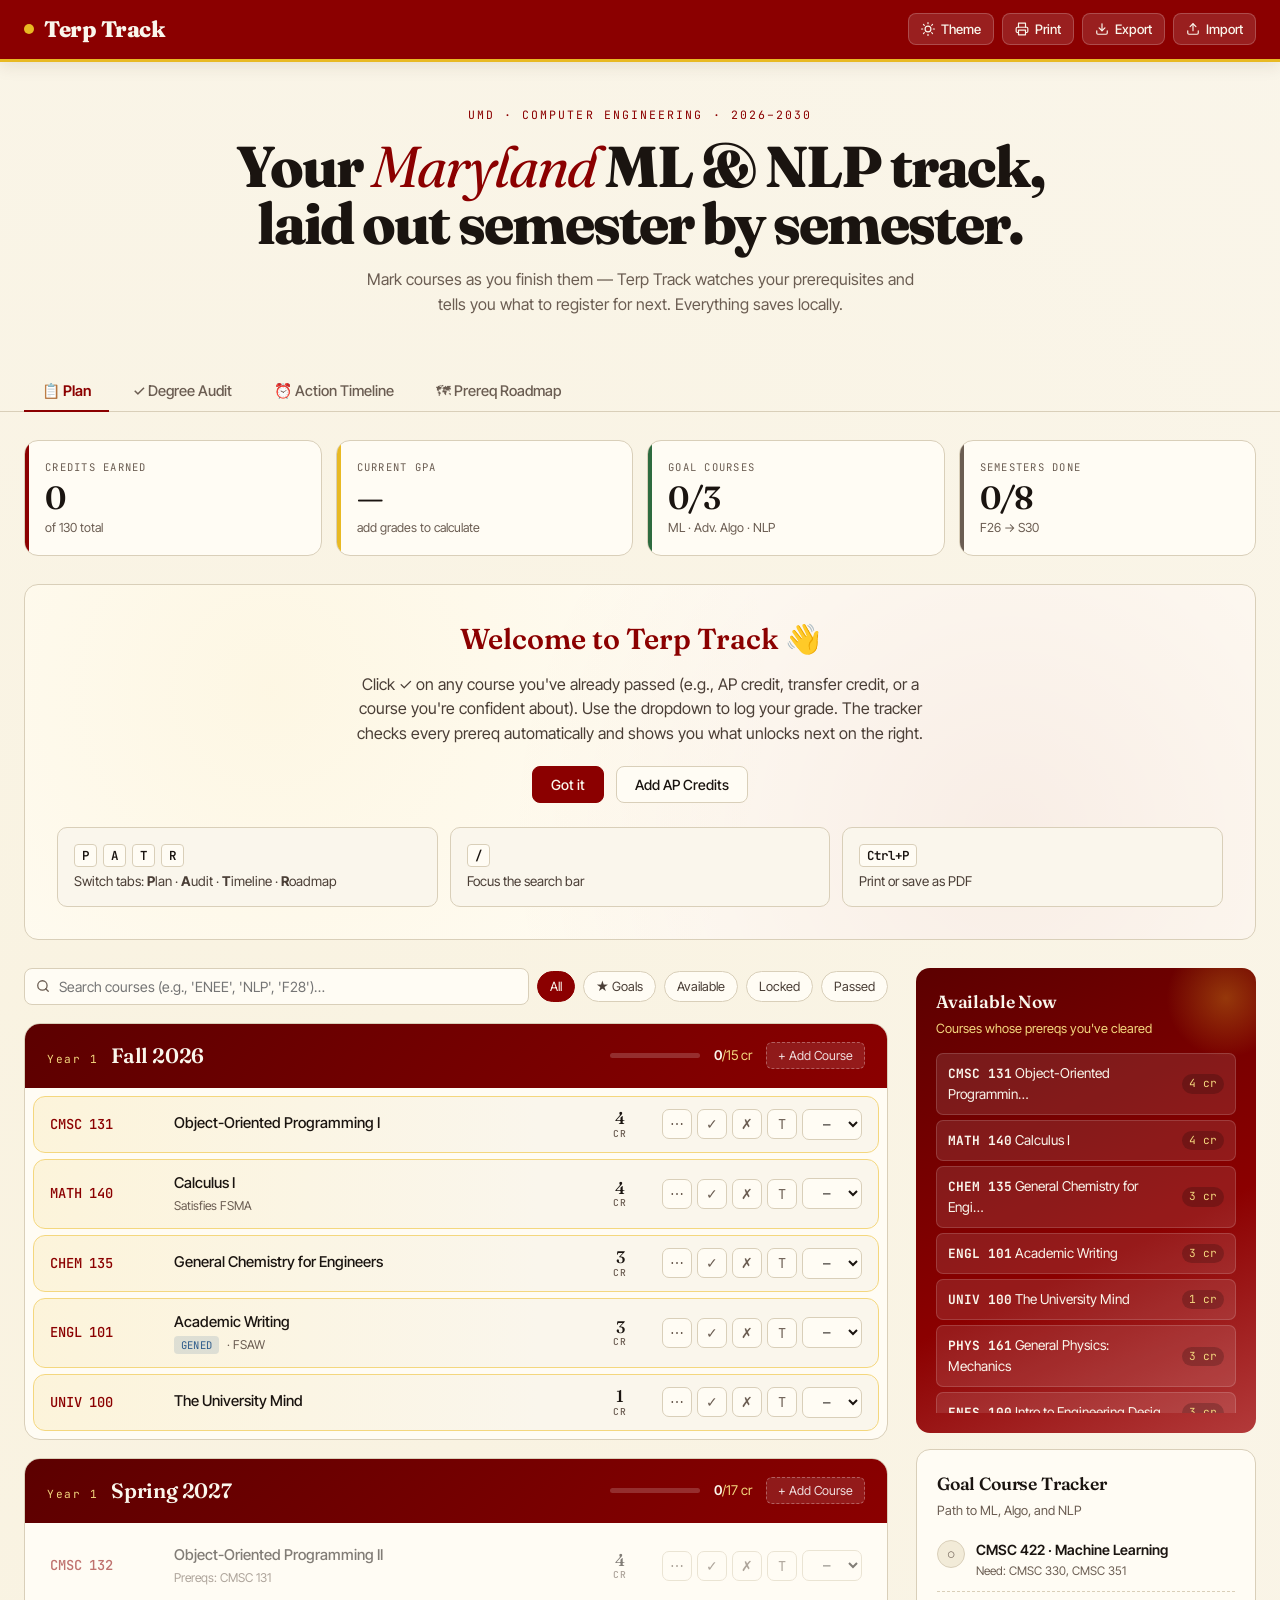
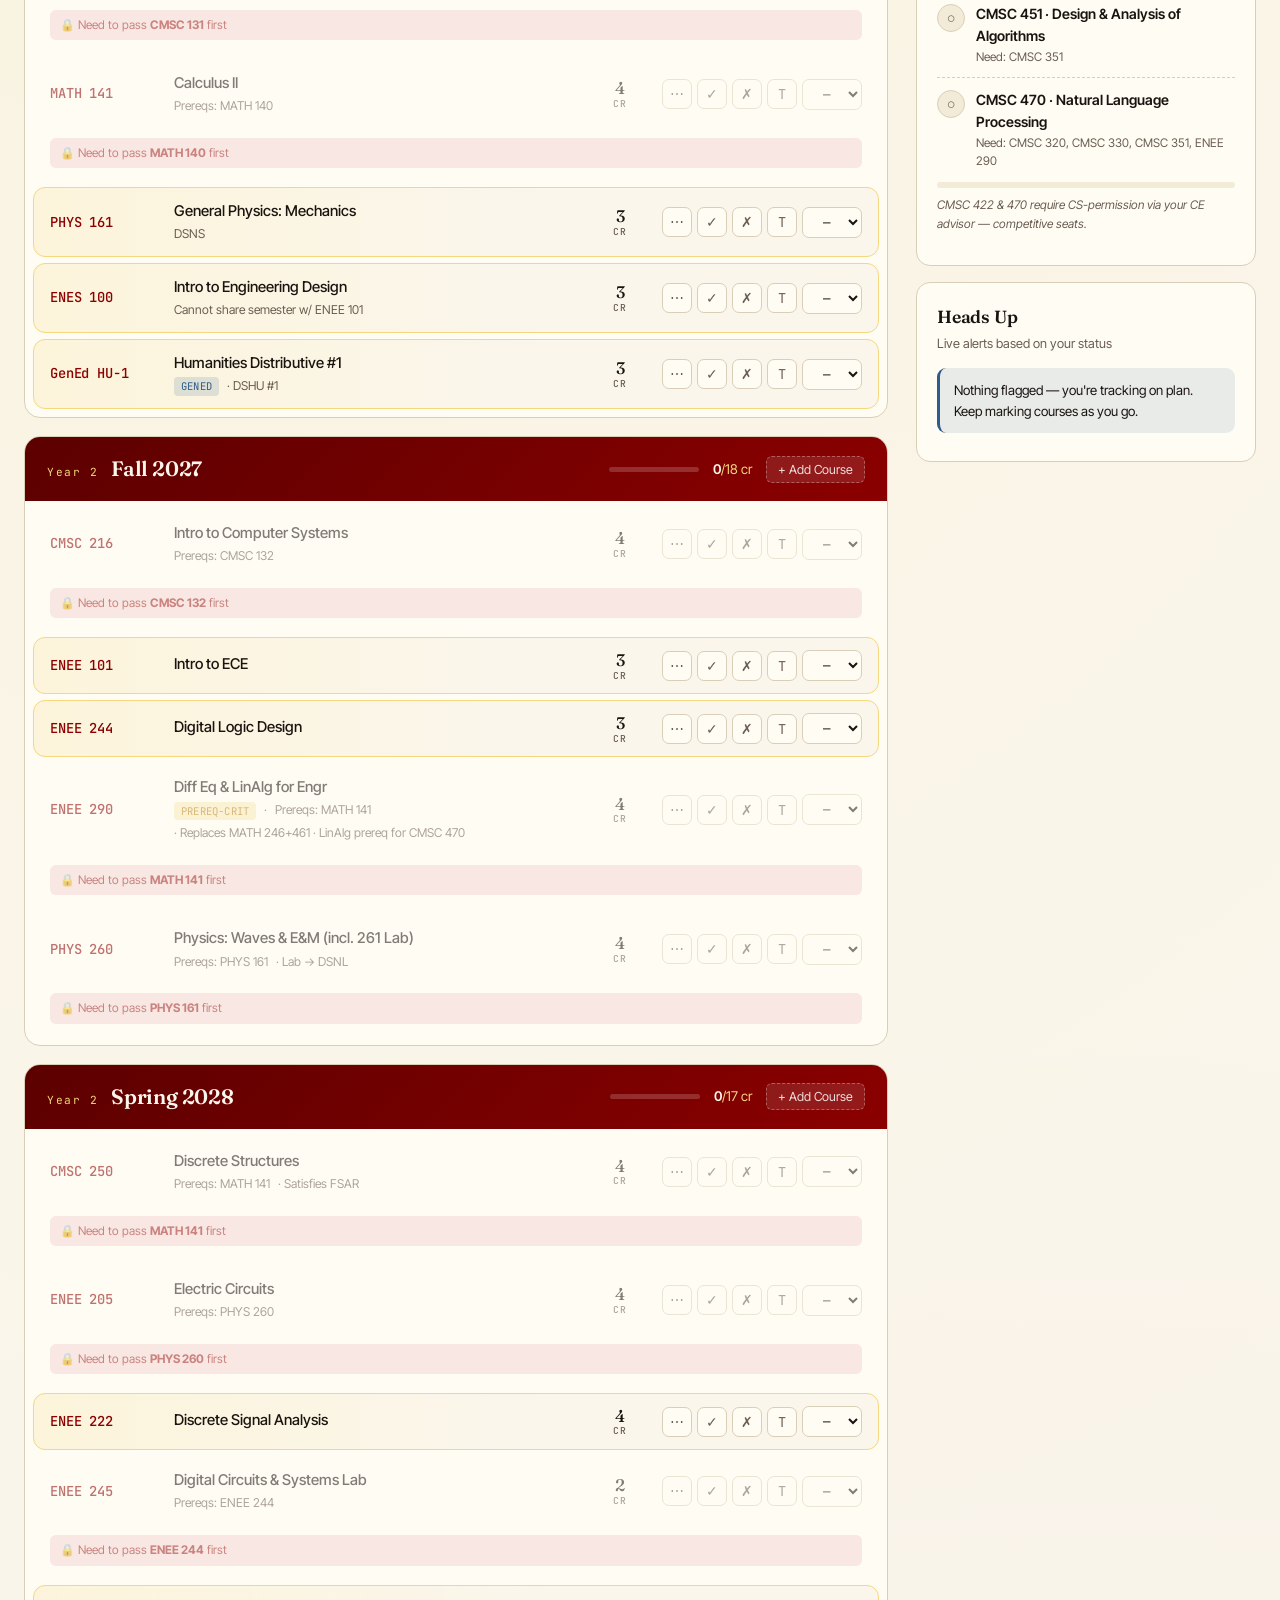
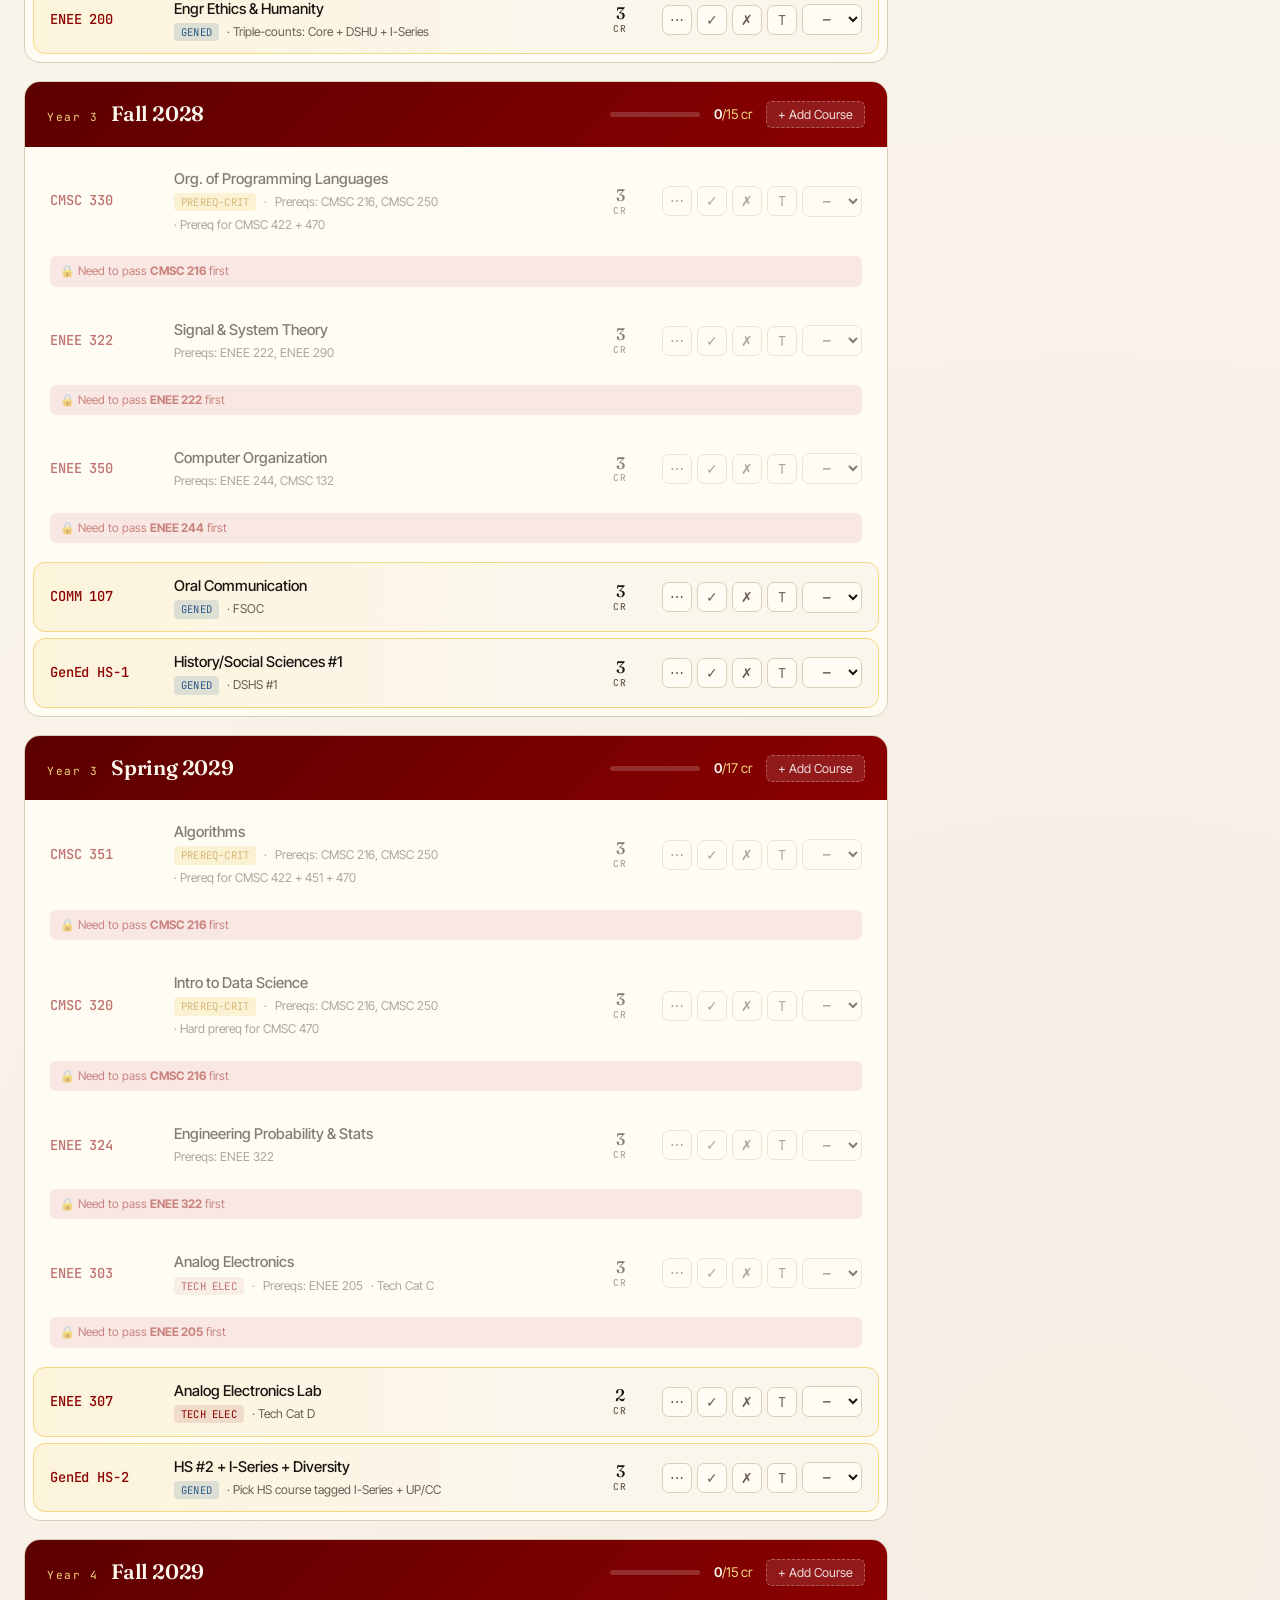
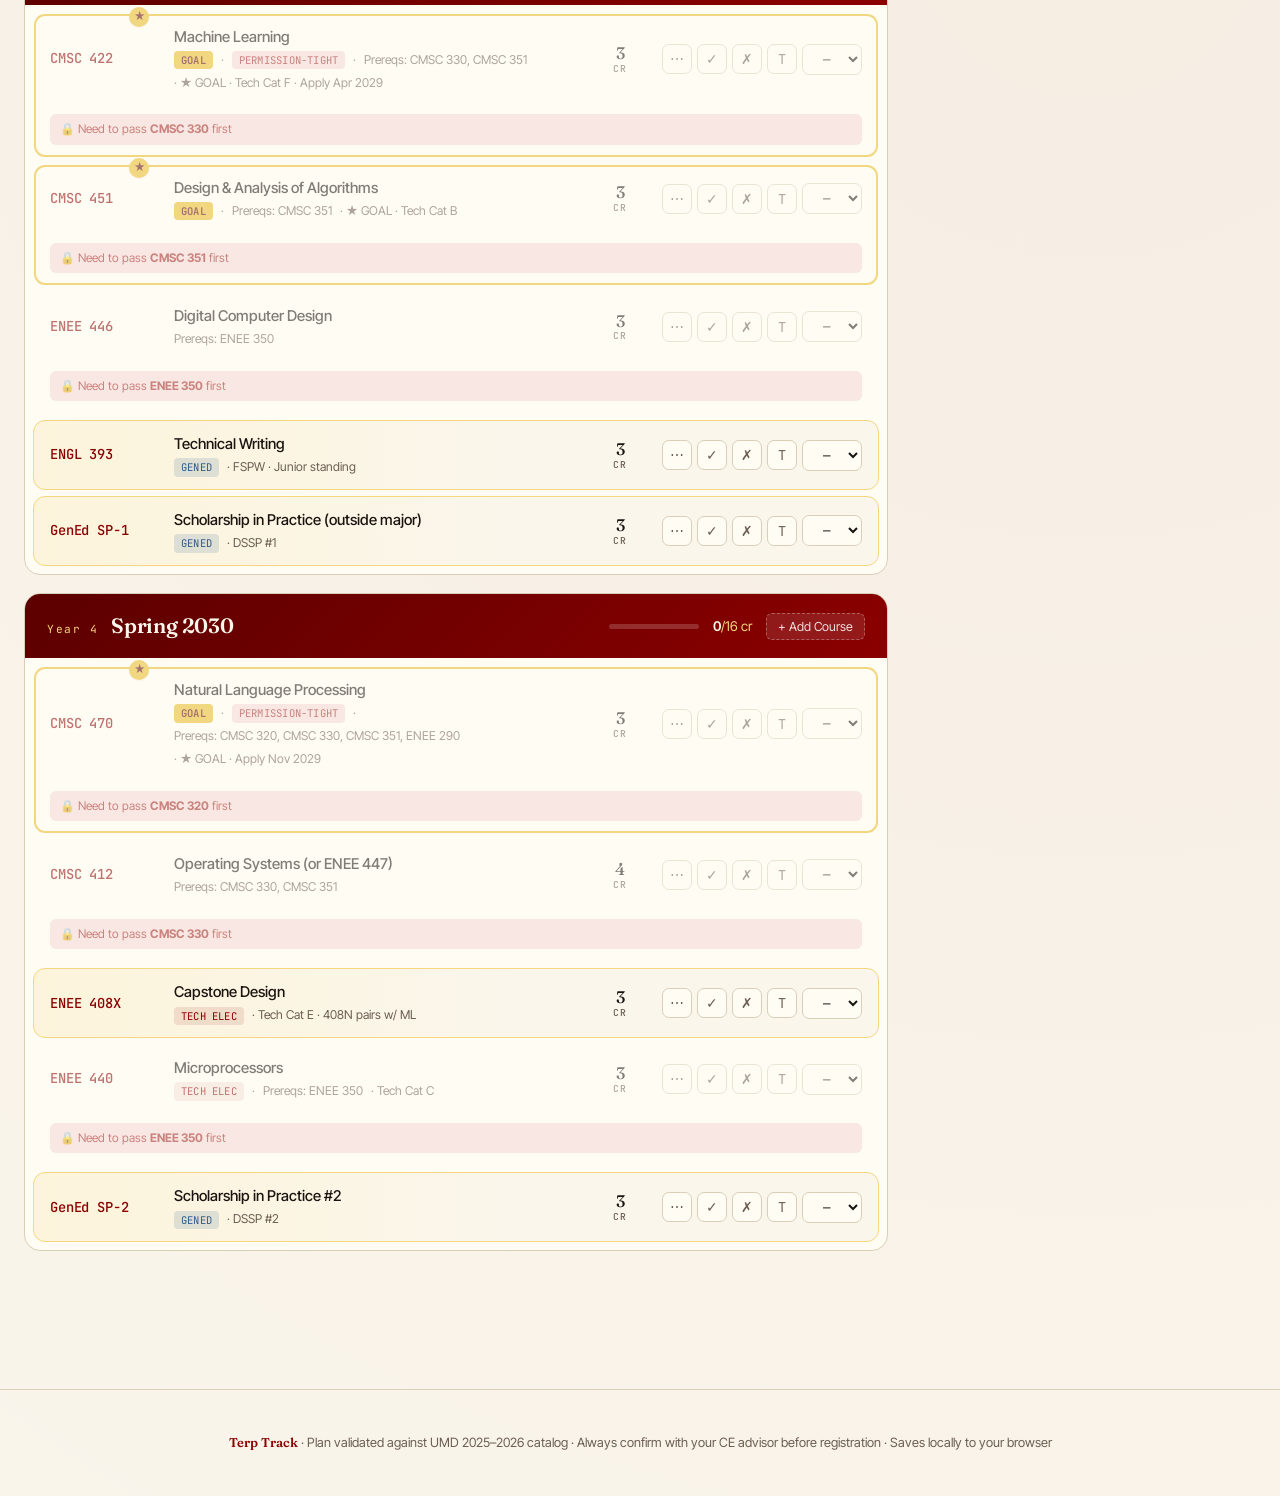
<file: terp-track.html>
<!DOCTYPE html>
<html lang="en">
<head>
<meta charset="UTF-8">
<meta name="viewport" content="width=device-width, initial-scale=1.0">
<title>Terp Track — UMD CE / ML / NLP Degree Planner</title>
<link rel="preconnect" href="https://fonts.googleapis.com">
<link rel="preconnect" href="https://fonts.gstatic.com" crossorigin>
<link href="https://fonts.googleapis.com/css2?family=Fraunces:ital,opsz,wght@0,9..144,400;0,9..144,500;0,9..144,600;0,9..144,800;1,9..144,400&family=Inter+Tight:wght@400;500;600;700&family=JetBrains+Mono:wght@400;500&display=swap" rel="stylesheet">
<style>
/* ===========================================================
   THEME — light (default) + dark
   =========================================================== */
:root,
[data-theme="light"] {
  --maroon: #8B0000;
  --maroon-deep: #5C0000;
  --maroon-soft: #B33A3A;
  --gold: #E8B923;
  --gold-soft: #F4D77E;
  --cream: #FAF6EC;
  --cream-deep: #F2EBD8;
  --paper: #FFFCF4;
  --ink: #1A1410;
  --ink-soft: #4A3E36;
  --slate: #6B5D52;
  --line: #D9CFB9;
  --line-strong: #B8AC8E;
  --green: #2E6B3F;
  --green-soft: #DCEBD3;
  --amber: #B8821B;
  --amber-soft: #F8E7B8;
  --red: #A02020;
  --red-soft: #F2D6D4;
  --blue: #2E5C8B;
  --shadow-sm: 0 1px 2px rgba(60,40,20,.08);
  --shadow-md: 0 4px 16px rgba(60,40,20,.10);
  --shadow-lg: 0 12px 40px rgba(60,40,20,.14);
  --bg-grad-1: rgba(232,185,35,.06);
  --bg-grad-2: rgba(139,0,0,.04);
}

[data-theme="dark"] {
  --maroon: #C73E3E;
  --maroon-deep: #8B0000;
  --maroon-soft: #FF5F5F;
  --gold: #F4D77E;
  --gold-soft: #FFE9A8;
  --cream: #1A1612;
  --cream-deep: #221E18;
  --paper: #26211A;
  --ink: #F5EFDF;
  --ink-soft: #C9BFA9;
  --slate: #8B8170;
  --line: #3D3528;
  --line-strong: #5C5240;
  --green: #6FBA82;
  --green-soft: #2A4530;
  --amber: #E8B923;
  --amber-soft: #4A3A18;
  --red: #E55A5A;
  --red-soft: #4A1F1F;
  --blue: #5FA3D9;
  --shadow-sm: 0 1px 2px rgba(0,0,0,.3);
  --shadow-md: 0 4px 16px rgba(0,0,0,.35);
  --shadow-lg: 0 12px 40px rgba(0,0,0,.5);
  --bg-grad-1: rgba(232,185,35,.04);
  --bg-grad-2: rgba(199,62,62,.06);
}

/* ===========================================================
   BASE
   =========================================================== */
* { box-sizing: border-box; }
html, body { margin: 0; padding: 0; }
body {
  font-family: 'Inter Tight', -apple-system, BlinkMacSystemFont, 'Segoe UI', sans-serif;
  background: var(--cream);
  color: var(--ink);
  line-height: 1.55;
  min-height: 100vh;
  background-image:
    radial-gradient(circle at 15% 20%, var(--bg-grad-1) 0%, transparent 40%),
    radial-gradient(circle at 85% 75%, var(--bg-grad-2) 0%, transparent 45%);
  -webkit-font-smoothing: antialiased;
  transition: background-color .25s, color .25s;
}

button { font-family: inherit; cursor: pointer; }
input, select { font-family: inherit; }

/* Scrollbar polish */
::-webkit-scrollbar { width: 10px; height: 10px; }
::-webkit-scrollbar-track { background: transparent; }
::-webkit-scrollbar-thumb { background: var(--line); border-radius: 100px; }
::-webkit-scrollbar-thumb:hover { background: var(--line-strong); }

/* ===========================================================
   TOPBAR
   =========================================================== */
.topbar {
  position: sticky;
  top: 0;
  z-index: 50;
  background: var(--maroon);
  color: #FAF6EC;
  padding: 12px 24px;
  display: flex;
  justify-content: space-between;
  align-items: center;
  box-shadow: var(--shadow-md);
  border-bottom: 3px solid var(--gold);
}
.brand {
  font-family: 'Fraunces', serif;
  font-weight: 800;
  font-size: 1.4rem;
  letter-spacing: -0.02em;
  display: flex;
  align-items: center;
  gap: 10px;
}
.brand .dot {
  width: 10px; height: 10px;
  background: var(--gold);
  border-radius: 50%;
}
.topbar-actions {
  display: flex;
  gap: 8px;
  align-items: center;
}
.icon-btn {
  background: rgba(255,255,255,.12);
  border: 1px solid rgba(255,255,255,.2);
  padding: 7px 12px;
  border-radius: 8px;
  font-size: 0.82rem;
  font-weight: 500;
  color: #FAF6EC;
  transition: all .15s;
  display: flex;
  align-items: center;
  gap: 6px;
}
.icon-btn:hover { background: rgba(255,255,255,.22); }
.icon-btn svg { width: 14px; height: 14px; }
@media (max-width: 600px) {
  .icon-btn .label { display: none; }
}

/* ===========================================================
   HERO
   =========================================================== */
.hero {
  padding: 44px 24px 28px;
  max-width: 1280px;
  margin: 0 auto;
  text-align: center;
}
.eyebrow {
  font-family: 'JetBrains Mono', monospace;
  font-size: 0.72rem;
  letter-spacing: 0.18em;
  text-transform: uppercase;
  color: var(--maroon);
  margin-bottom: 14px;
}
h1.hero-title {
  font-family: 'Fraunces', serif;
  font-weight: 800;
  font-size: clamp(2rem, 5vw, 3.6rem);
  line-height: 1;
  letter-spacing: -0.035em;
  margin: 0 0 14px;
  color: var(--ink);
}
h1.hero-title em {
  font-style: italic;
  color: var(--maroon);
  font-weight: 400;
}
.hero-sub {
  font-size: 1rem;
  color: var(--slate);
  max-width: 560px;
  margin: 0 auto;
}

/* ===========================================================
   TABS
   =========================================================== */
.tabs {
  max-width: 1280px;
  margin: 28px auto 0;
  padding: 0 24px;
  display: flex;
  gap: 6px;
  border-bottom: 1px solid var(--line);
  flex-wrap: wrap;
}
.tab {
  background: transparent;
  border: none;
  padding: 10px 18px;
  font-size: 0.92rem;
  font-weight: 500;
  color: var(--slate);
  border-bottom: 2px solid transparent;
  margin-bottom: -1px;
  transition: all .15s;
  display: flex;
  align-items: center;
  gap: 8px;
}
.tab:hover { color: var(--ink); }
.tab.active {
  color: var(--maroon);
  border-bottom-color: var(--maroon);
  font-weight: 600;
}
.tab .count {
  background: var(--cream-deep);
  color: var(--ink-soft);
  font-family: 'JetBrains Mono', monospace;
  font-size: 0.7rem;
  padding: 1px 7px;
  border-radius: 100px;
  font-weight: 500;
}
.tab.active .count {
  background: var(--maroon);
  color: #FAF6EC;
}

/* ===========================================================
   CONTAINER
   =========================================================== */
.container {
  max-width: 1280px;
  margin: 0 auto;
  padding: 28px 24px 80px;
}
.view { display: none; }
.view.active { display: block; }

/* ===========================================================
   STAT BAR
   =========================================================== */
.stat-bar {
  display: grid;
  grid-template-columns: repeat(4, 1fr);
  gap: 14px;
  margin-bottom: 28px;
}
@media (max-width: 800px) {
  .stat-bar { grid-template-columns: repeat(2, 1fr); }
}
.stat {
  background: var(--paper);
  border: 1px solid var(--line);
  border-radius: 14px;
  padding: 18px 20px;
  position: relative;
  overflow: hidden;
}
.stat::before {
  content: '';
  position: absolute;
  top: 0; left: 0;
  width: 4px;
  height: 100%;
  background: var(--maroon);
}
.stat.gold::before { background: var(--gold); }
.stat.green::before { background: var(--green); }
.stat.slate::before { background: var(--slate); }
.stat-label {
  font-family: 'JetBrains Mono', monospace;
  font-size: 0.66rem;
  letter-spacing: 0.12em;
  text-transform: uppercase;
  color: var(--slate);
  margin-bottom: 6px;
}
.stat-value {
  font-family: 'Fraunces', serif;
  font-size: 2rem;
  font-weight: 600;
  line-height: 1;
  letter-spacing: -0.02em;
  color: var(--ink);
}
.stat-detail {
  font-size: 0.78rem;
  color: var(--slate);
  margin-top: 4px;
}

/* ===========================================================
   PLAN VIEW LAYOUT
   =========================================================== */
.plan-grid {
  display: grid;
  grid-template-columns: 1fr 340px;
  gap: 28px;
}
@media (max-width: 1000px) {
  .plan-grid { grid-template-columns: 1fr; }
}

/* ===========================================================
   SECTION HEADERS
   =========================================================== */
.section-rule {
  display: flex; align-items: center; gap: 14px;
  margin-bottom: 18px;
}
.section-rule .line {
  flex: 1; height: 1px; background: var(--line);
}
.section-rule .badge {
  font-family: 'JetBrains Mono', monospace;
  font-size: 0.68rem;
  letter-spacing: 0.15em;
  text-transform: uppercase;
  color: var(--maroon);
  font-weight: 500;
}

/* ===========================================================
   LEGEND + FILTER ROW
   =========================================================== */
.toolbar {
  display: flex;
  flex-wrap: wrap;
  gap: 8px;
  margin-bottom: 18px;
  align-items: center;
}
.search-box {
  flex: 1;
  min-width: 200px;
  position: relative;
}
.search-box input {
  width: 100%;
  padding: 9px 12px 9px 34px;
  border: 1px solid var(--line);
  border-radius: 8px;
  background: var(--paper);
  font-size: 0.88rem;
  color: var(--ink);
}
.search-box input:focus {
  outline: 2px solid var(--gold);
  outline-offset: -1px;
  border-color: var(--gold);
}
.search-box::before {
  content: '';
  position: absolute;
  left: 12px; top: 50%;
  transform: translateY(-50%);
  width: 14px; height: 14px;
  background-image: url("data:image/svg+xml,%3Csvg xmlns='http://www.w3.org/2000/svg' viewBox='0 0 24 24' fill='none' stroke='%236B5D52' stroke-width='2.2' stroke-linecap='round' stroke-linejoin='round'%3E%3Ccircle cx='11' cy='11' r='8'/%3E%3Cpath d='M21 21l-4.35-4.35'/%3E%3C/svg%3E");
}

.filter-chip {
  padding: 7px 12px;
  background: var(--paper);
  border: 1px solid var(--line);
  border-radius: 100px;
  font-size: 0.8rem;
  color: var(--ink-soft);
  transition: all .15s;
}
.filter-chip:hover {
  border-color: var(--maroon);
  color: var(--maroon);
}
.filter-chip.active {
  background: var(--maroon);
  color: #FAF6EC;
  border-color: var(--maroon);
}

/* ===========================================================
   SEMESTER CARD
   =========================================================== */
.semester {
  background: var(--paper);
  border: 1px solid var(--line);
  border-radius: 16px;
  margin-bottom: 18px;
  overflow: hidden;
  transition: box-shadow .2s;
}
.semester:hover { box-shadow: var(--shadow-md); }
.sem-header {
  background: linear-gradient(135deg, var(--maroon-deep) 0%, var(--maroon) 100%);
  color: #FAF6EC;
  padding: 16px 22px;
  display: flex;
  justify-content: space-between;
  align-items: center;
  flex-wrap: wrap;
  gap: 8px;
}
.sem-title {
  font-family: 'Fraunces', serif;
  font-size: 1.3rem;
  font-weight: 600;
  letter-spacing: -0.01em;
  display: flex;
  align-items: baseline;
  gap: 12px;
}
.sem-title .yr {
  font-family: 'JetBrains Mono', monospace;
  font-size: 0.7rem;
  letter-spacing: 0.15em;
  color: var(--gold-soft);
  font-weight: 400;
}
.sem-meta {
  display: flex; gap: 14px; align-items: center;
  font-size: 0.84rem;
  color: var(--gold-soft);
  flex-wrap: wrap;
}
.sem-meta strong { color: #FAF6EC; font-weight: 600; }
.sem-progress {
  width: 90px;
  height: 5px;
  background: rgba(255,255,255,.18);
  border-radius: 100px;
  overflow: hidden;
}
.sem-progress-fill {
  height: 100%;
  background: var(--gold);
  border-radius: 100px;
  transition: width .4s ease;
}

.add-course-btn {
  background: rgba(255,255,255,.1);
  border: 1px dashed rgba(255,255,255,.3);
  color: rgba(255,255,255,.85);
  padding: 5px 11px;
  border-radius: 6px;
  font-size: 0.78rem;
  transition: all .15s;
}
.add-course-btn:hover {
  background: rgba(255,255,255,.2);
  color: #FAF6EC;
}

.courses {
  padding: 8px;
  display: grid;
  grid-template-columns: 1fr;
  gap: 6px;
}

/* ===========================================================
   COURSE ROW
   =========================================================== */
.course {
  display: grid;
  grid-template-columns: 110px 1fr 56px auto;
  align-items: center;
  gap: 14px;
  padding: 12px 16px;
  border-radius: 12px;
  background: var(--cream);
  border: 1px solid transparent;
  transition: all .15s;
  position: relative;
}
.course:hover {
  border-color: var(--line);
  background: var(--paper);
}
.course.locked {
  opacity: 0.55;
  background: transparent;
}
.course.available {
  background: linear-gradient(90deg, rgba(232,185,35,.12) 0%, var(--cream) 60%);
  border-color: var(--gold-soft);
}
.course.passed {
  background: linear-gradient(90deg, rgba(46,107,63,.10) 0%, var(--cream) 60%);
}
.course.passed .code,
.course.passed .title { color: var(--slate); }
.course.failed {
  background: var(--red-soft);
  border-color: var(--red);
}
.course.in-progress {
  background: linear-gradient(90deg, rgba(139,0,0,.08) 0%, var(--cream) 60%);
  border-color: var(--maroon-soft);
}
.course.transfer {
  background: linear-gradient(90deg, rgba(46,92,139,.08) 0%, var(--cream) 60%);
  border-color: var(--blue);
}
.course.goal {
  box-shadow: 0 0 0 2px var(--gold) inset;
}
.course.goal::before {
  content: '★';
  position: absolute;
  top: -7px;
  left: 95px;
  background: var(--gold);
  color: var(--maroon-deep);
  width: 20px;
  height: 20px;
  border-radius: 50%;
  display: flex;
  align-items: center;
  justify-content: center;
  font-size: 0.7rem;
  font-weight: bold;
  box-shadow: var(--shadow-sm);
}

.code {
  font-family: 'JetBrains Mono', monospace;
  font-weight: 500;
  font-size: 0.86rem;
  color: var(--maroon);
  letter-spacing: -0.01em;
}
.title-block { min-width: 0; }
.title {
  font-weight: 500;
  font-size: 0.93rem;
  color: var(--ink);
  margin-bottom: 2px;
}
.meta {
  font-size: 0.76rem;
  color: var(--slate);
  display: flex;
  flex-wrap: wrap;
  gap: 4px 8px;
  align-items: center;
}
.tag {
  display: inline-block;
  padding: 1px 7px;
  background: var(--cream-deep);
  border-radius: 4px;
  font-family: 'JetBrains Mono', monospace;
  font-size: 0.66rem;
  color: var(--ink-soft);
  letter-spacing: 0.02em;
}
.tag.crit { background: var(--amber-soft); color: var(--amber); }
.tag.goal { background: var(--gold); color: var(--maroon-deep); font-weight: 600; }
.tag.gened { background: rgba(46,92,139,.15); color: var(--blue); }
.tag.tech { background: rgba(139,0,0,.10); color: var(--maroon); }
.tag.risk { background: var(--red-soft); color: var(--red); }

.credits {
  font-family: 'Fraunces', serif;
  font-size: 1.05rem;
  color: var(--ink);
  font-weight: 500;
  text-align: center;
  line-height: 1;
}
.credits-label {
  display: block;
  font-family: 'JetBrains Mono', monospace;
  font-size: 0.6rem;
  letter-spacing: 0.1em;
  color: var(--slate);
  text-transform: uppercase;
  margin-top: 2px;
}

.status-controls {
  display: flex;
  gap: 5px;
  align-items: center;
}
.status-btn {
  width: 30px; height: 30px;
  border: 1px solid var(--line);
  background: var(--paper);
  border-radius: 7px;
  cursor: pointer;
  display: flex;
  align-items: center;
  justify-content: center;
  font-family: 'JetBrains Mono', monospace;
  font-size: 0.85rem;
  color: var(--slate);
  transition: all .15s;
  padding: 0;
}
.status-btn:hover {
  border-color: var(--maroon);
  color: var(--maroon);
}
.status-btn.active {
  background: var(--maroon);
  color: #FAF6EC;
  border-color: var(--maroon);
}
.status-btn.passed-active {
  background: var(--green);
  color: white;
  border-color: var(--green);
}
.status-btn.failed-active {
  background: var(--red);
  color: white;
  border-color: var(--red);
}
.status-btn.transfer-active {
  background: var(--blue);
  color: white;
  border-color: var(--blue);
}
.grade-select {
  width: 60px;
  padding: 5px 6px;
  border: 1px solid var(--line);
  border-radius: 7px;
  background: var(--paper);
  font-family: 'JetBrains Mono', monospace;
  font-size: 0.78rem;
  text-align: center;
  color: var(--ink);
}
.grade-select:focus {
  outline: 2px solid var(--gold);
  outline-offset: -1px;
}

.course-action {
  background: transparent;
  border: 1px solid var(--line);
  color: var(--slate);
  width: 26px;
  height: 26px;
  border-radius: 6px;
  font-size: 0.95rem;
  display: flex;
  align-items: center;
  justify-content: center;
  padding: 0;
  margin-left: 4px;
}
.course-action:hover { border-color: var(--red); color: var(--red); }

.why-locked {
  display: none;
  grid-column: 1 / -1;
  font-size: 0.74rem;
  color: var(--red);
  background: var(--red-soft);
  padding: 6px 10px;
  border-radius: 6px;
  margin-top: 8px;
}
.course.locked .why-locked { display: block; }

/* responsive course rows */
@media (max-width: 700px) {
  .course {
    grid-template-columns: 1fr;
    gap: 8px;
  }
  .credits { text-align: left; }
  .credits-label { display: inline; margin-left: 4px; }
  .status-controls { justify-content: flex-start; flex-wrap: wrap; }
}

/* ===========================================================
   SIDEBAR
   =========================================================== */
.sidebar { align-self: start; }
.panel {
  background: var(--paper);
  border: 1px solid var(--line);
  border-radius: 14px;
  padding: 20px;
  margin-bottom: 16px;
}
.panel h3 {
  font-family: 'Fraunces', serif;
  font-size: 1.1rem;
  font-weight: 600;
  margin: 0 0 4px;
  color: var(--ink);
  letter-spacing: -0.01em;
}
.panel p.lead {
  font-size: 0.8rem;
  color: var(--slate);
  margin: 0 0 14px;
}

.next-up {
  background: linear-gradient(155deg, var(--maroon-deep) 0%, var(--maroon) 60%, var(--maroon-soft) 100%);
  color: #FAF6EC;
  border: none;
  position: relative;
  overflow: hidden;
}
.next-up::after {
  content: '';
  position: absolute;
  top: -40px; right: -40px;
  width: 140px; height: 140px;
  background: radial-gradient(circle, var(--gold) 0%, transparent 60%);
  opacity: 0.3;
  border-radius: 50%;
}
.next-up h3, .next-up p.lead { color: #FAF6EC; position: relative; }
.next-up p.lead { color: var(--gold-soft); }

.next-list {
  list-style: none;
  padding: 0;
  margin: 0;
  position: relative;
  max-height: 360px;
  overflow-y: auto;
}
.next-list li {
  padding: 9px 11px;
  background: rgba(255,255,255,.10);
  border-radius: 7px;
  margin-bottom: 5px;
  font-size: 0.85rem;
  border: 1px solid rgba(255,255,255,.15);
  display: flex;
  justify-content: space-between;
  align-items: center;
  gap: 8px;
}
.next-list li strong {
  font-family: 'JetBrains Mono', monospace;
  font-size: 0.8rem;
}
.next-list .credits-mini {
  font-family: 'JetBrains Mono', monospace;
  font-size: 0.7rem;
  color: var(--gold-soft);
  background: rgba(0,0,0,.2);
  padding: 1px 7px;
  border-radius: 100px;
  flex-shrink: 0;
}
.next-list .empty {
  color: var(--gold-soft);
  font-style: italic;
  padding: 8px 0;
  text-align: center;
  background: none;
  border: none;
}

/* goal tracker */
.goal-row {
  display: flex;
  align-items: flex-start;
  gap: 11px;
  padding: 11px 0;
  border-bottom: 1px dashed var(--line);
}
.goal-row:last-child { border-bottom: none; padding-bottom: 0; }
.goal-row:first-child { padding-top: 4px; }
.goal-icon {
  width: 28px; height: 28px;
  flex-shrink: 0;
  border-radius: 50%;
  display: flex;
  align-items: center;
  justify-content: center;
  font-family: 'JetBrains Mono', monospace;
  font-size: 0.9rem;
  background: var(--cream-deep);
  color: var(--slate);
  border: 1px solid var(--line);
  margin-top: 1px;
}
.goal-icon.ready { background: var(--gold); color: var(--maroon-deep); border-color: var(--gold); }
.goal-icon.done { background: var(--green); color: white; border-color: var(--green); }
.goal-icon.in-prog { background: var(--maroon); color: white; border-color: var(--maroon); }
.goal-info { flex: 1; min-width: 0; }
.goal-name { font-weight: 600; font-size: 0.88rem; }
.goal-status { font-size: 0.74rem; color: var(--slate); margin-top: 1px; }
.goal-status.ready { color: var(--amber); font-weight: 500; }
.goal-status.done { color: var(--green); font-weight: 500; }
.goal-status.in-prog { color: var(--maroon); font-weight: 500; }

/* progress bar */
.progress {
  height: 6px;
  background: var(--cream-deep);
  border-radius: 100px;
  overflow: hidden;
  margin-top: 12px;
}
.progress-fill {
  height: 100%;
  background: linear-gradient(90deg, var(--maroon) 0%, var(--gold) 100%);
  border-radius: 100px;
  transition: width .4s ease;
}

/* alerts */
.alert {
  padding: 12px 14px;
  border-radius: 9px;
  background: var(--amber-soft);
  border-left: 3px solid var(--amber);
  font-size: 0.83rem;
  color: var(--ink);
  margin-bottom: 8px;
}
.alert.danger { background: var(--red-soft); border-left-color: var(--red); }
.alert.success { background: var(--green-soft); border-left-color: var(--green); }
.alert.info { background: rgba(46,92,139,.10); border-left-color: var(--blue); }
.alert strong { color: var(--ink); }

/* ===========================================================
   AUDIT VIEW
   =========================================================== */
.audit-grid {
  display: grid;
  grid-template-columns: 1fr 1fr;
  gap: 24px;
}
@media (max-width: 800px) {
  .audit-grid { grid-template-columns: 1fr; }
}
.audit-card {
  background: var(--paper);
  border: 1px solid var(--line);
  border-radius: 14px;
  padding: 22px;
}
.audit-card h3 {
  font-family: 'Fraunces', serif;
  font-size: 1.2rem;
  font-weight: 600;
  margin: 0 0 14px;
  color: var(--maroon);
}
.audit-line {
  display: flex;
  align-items: center;
  gap: 10px;
  padding: 8px 0;
  border-bottom: 1px solid var(--line);
  font-size: 0.88rem;
}
.audit-line:last-child { border-bottom: none; }
.audit-line .check {
  width: 22px; height: 22px;
  border-radius: 50%;
  background: var(--cream-deep);
  border: 1px solid var(--line);
  flex-shrink: 0;
  display: flex;
  align-items: center;
  justify-content: center;
  font-size: 0.78rem;
  color: var(--slate);
}
.audit-line.done .check {
  background: var(--green);
  border-color: var(--green);
  color: white;
}
.audit-line.partial .check {
  background: var(--amber);
  border-color: var(--amber);
  color: white;
}
.audit-line .name { flex: 1; min-width: 0; }
.audit-line .status {
  font-family: 'JetBrains Mono', monospace;
  font-size: 0.74rem;
  color: var(--slate);
  flex-shrink: 0;
}

.audit-summary {
  background: linear-gradient(135deg, var(--maroon-deep) 0%, var(--maroon) 100%);
  color: #FAF6EC;
  padding: 28px;
  border-radius: 14px;
  margin-bottom: 24px;
  display: grid;
  grid-template-columns: 2fr 1fr;
  gap: 24px;
  align-items: center;
}
@media (max-width: 700px) { .audit-summary { grid-template-columns: 1fr; } }
.audit-summary h2 {
  font-family: 'Fraunces', serif;
  font-size: 1.6rem;
  margin: 0 0 6px;
  font-weight: 600;
}
.audit-summary p {
  margin: 0;
  font-size: 0.94rem;
  color: var(--gold-soft);
}
.audit-percent {
  text-align: center;
}
.audit-percent .big {
  font-family: 'Fraunces', serif;
  font-size: 3.5rem;
  font-weight: 600;
  line-height: 1;
  color: var(--gold);
}
.audit-percent .label {
  font-family: 'JetBrains Mono', monospace;
  font-size: 0.7rem;
  letter-spacing: 0.15em;
  color: var(--gold-soft);
  text-transform: uppercase;
  margin-top: 6px;
}

/* ===========================================================
   TIMELINE VIEW
   =========================================================== */
.timeline-rail {
  position: relative;
  padding-left: 28px;
}
.timeline-rail::before {
  content: '';
  position: absolute;
  left: 8px;
  top: 0;
  bottom: 0;
  width: 2px;
  background: linear-gradient(to bottom, var(--maroon) 0%, var(--gold) 100%);
}
.timeline-event {
  position: relative;
  margin-bottom: 18px;
}
.timeline-event::before {
  content: '';
  position: absolute;
  left: -25px;
  top: 6px;
  width: 12px; height: 12px;
  border-radius: 50%;
  background: var(--maroon);
  border: 3px solid var(--cream);
  box-shadow: 0 0 0 1px var(--maroon);
}
.timeline-event.upcoming::before { background: var(--gold); box-shadow: 0 0 0 1px var(--gold); }
.timeline-event.past::before { background: var(--green); box-shadow: 0 0 0 1px var(--green); }
.timeline-event.critical::before { background: var(--red); box-shadow: 0 0 0 1px var(--red); }
.timeline-card {
  background: var(--paper);
  border: 1px solid var(--line);
  border-radius: 12px;
  padding: 14px 18px;
}
.timeline-date {
  font-family: 'JetBrains Mono', monospace;
  font-size: 0.7rem;
  letter-spacing: 0.1em;
  color: var(--maroon);
  text-transform: uppercase;
  margin-bottom: 4px;
}
.timeline-title {
  font-weight: 600;
  font-size: 1rem;
  margin-bottom: 4px;
}
.timeline-desc {
  font-size: 0.85rem;
  color: var(--ink-soft);
  line-height: 1.5;
}

/* ===========================================================
   ROADMAP VIEW
   =========================================================== */
.roadmap-svg {
  width: 100%;
  background: var(--paper);
  border: 1px solid var(--line);
  border-radius: 14px;
  padding: 20px;
  overflow-x: auto;
}
.roadmap-svg svg {
  display: block;
  min-width: 700px;
  width: 100%;
}
.node-rect {
  fill: var(--paper);
  stroke: var(--line-strong);
  stroke-width: 1.5;
  rx: 6;
  cursor: pointer;
}
.node-rect.passed { fill: var(--green-soft); stroke: var(--green); }
.node-rect.in-progress { fill: rgba(139,0,0,.10); stroke: var(--maroon); }
.node-rect.available { fill: var(--amber-soft); stroke: var(--gold); }
.node-rect.failed { fill: var(--red-soft); stroke: var(--red); }
.node-rect.goal {
  stroke-width: 3;
  stroke: var(--gold);
  filter: drop-shadow(0 2px 4px rgba(232,185,35,.4));
}
.node-text {
  font-family: 'JetBrains Mono', monospace;
  font-size: 11px;
  fill: var(--ink);
  pointer-events: none;
  font-weight: 500;
}
.node-text.muted { fill: var(--slate); font-weight: 400; }
.edge {
  fill: none;
  stroke: var(--line-strong);
  stroke-width: 1.5;
  marker-end: url(#arrow);
}
.edge.satisfied { stroke: var(--green); }
.edge.blocked { stroke: var(--red); stroke-dasharray: 4 3; }

/* ===========================================================
   MODAL
   =========================================================== */
.modal-backdrop {
  position: fixed;
  inset: 0;
  background: rgba(0,0,0,.45);
  display: none;
  align-items: center;
  justify-content: center;
  z-index: 200;
  padding: 20px;
}
.modal-backdrop.open { display: flex; }
.modal {
  background: var(--paper);
  border-radius: 14px;
  padding: 24px;
  max-width: 460px;
  width: 100%;
  box-shadow: var(--shadow-lg);
  max-height: 90vh;
  overflow-y: auto;
}
.modal h3 {
  font-family: 'Fraunces', serif;
  font-size: 1.3rem;
  margin: 0 0 14px;
  color: var(--ink);
}
.modal label {
  display: block;
  font-size: 0.8rem;
  font-weight: 500;
  color: var(--ink-soft);
  margin-top: 12px;
  margin-bottom: 4px;
  font-family: 'JetBrains Mono', monospace;
  letter-spacing: 0.05em;
  text-transform: uppercase;
}
.modal input[type="text"], .modal input[type="number"], .modal select, .modal textarea {
  width: 100%;
  padding: 9px 12px;
  border: 1px solid var(--line);
  border-radius: 8px;
  background: var(--cream);
  font-size: 0.92rem;
  color: var(--ink);
  font-family: inherit;
}
.modal input:focus, .modal select:focus, .modal textarea:focus {
  outline: 2px solid var(--gold);
  outline-offset: -1px;
}
.modal-actions {
  display: flex;
  gap: 10px;
  justify-content: flex-end;
  margin-top: 22px;
}
.btn {
  padding: 9px 18px;
  border: 1px solid var(--line);
  background: var(--paper);
  color: var(--ink);
  border-radius: 8px;
  font-size: 0.88rem;
  font-weight: 500;
  cursor: pointer;
  transition: all .15s;
}
.btn:hover { border-color: var(--maroon); }
.btn.primary {
  background: var(--maroon);
  color: #FAF6EC;
  border-color: var(--maroon);
}
.btn.primary:hover { background: var(--maroon-deep); }
.btn.danger {
  background: var(--red);
  color: white;
  border-color: var(--red);
}

/* ===========================================================
   ONBOARDING
   =========================================================== */
.welcome-card {
  background: var(--paper);
  border: 1px solid var(--line);
  border-radius: 14px;
  padding: 32px;
  margin-bottom: 28px;
  text-align: center;
  background-image: 
    radial-gradient(circle at 20% 30%, rgba(232,185,35,.08), transparent 50%),
    radial-gradient(circle at 80% 70%, rgba(139,0,0,.06), transparent 50%);
}
.welcome-card h2 {
  font-family: 'Fraunces', serif;
  font-size: 1.8rem;
  font-weight: 600;
  margin: 0 0 10px;
  color: var(--maroon);
}
.welcome-card p {
  font-size: 1rem;
  color: var(--ink-soft);
  max-width: 580px;
  margin: 0 auto 20px;
}
.welcome-actions {
  display: flex;
  gap: 12px;
  justify-content: center;
  flex-wrap: wrap;
}
.welcome-shortcuts {
  display: grid;
  grid-template-columns: repeat(auto-fit, minmax(240px, 1fr));
  gap: 12px;
  margin-top: 24px;
  text-align: left;
}
.shortcut {
  background: var(--cream);
  border: 1px solid var(--line);
  border-radius: 10px;
  padding: 14px 16px;
}
.shortcut .key {
  font-family: 'JetBrains Mono', monospace;
  font-size: 0.78rem;
  background: var(--paper);
  border: 1px solid var(--line);
  padding: 2px 7px;
  border-radius: 4px;
  margin-right: 6px;
  font-weight: 600;
}
.shortcut p {
  font-size: 0.84rem;
  color: var(--ink-soft);
  margin: 4px 0 0;
}

/* ===========================================================
   MISC
   =========================================================== */
.footer {
  text-align: center;
  padding: 30px 20px;
  color: var(--slate);
  font-size: 0.8rem;
  border-top: 1px solid var(--line);
  margin-top: 40px;
}
.footer em {
  font-family: 'Fraunces', serif;
  color: var(--maroon);
  font-style: normal;
  font-weight: 600;
}

.save-indicator {
  position: fixed;
  bottom: 20px;
  right: 20px;
  background: var(--green);
  color: white;
  padding: 9px 16px;
  border-radius: 100px;
  font-size: 0.84rem;
  font-weight: 500;
  box-shadow: var(--shadow-lg);
  opacity: 0;
  transform: translateY(20px);
  transition: all .3s;
  pointer-events: none;
  z-index: 300;
}
.save-indicator.show {
  opacity: 1;
  transform: translateY(0);
}

/* print styles */
@media print {
  .topbar, .tabs, .sidebar, .toolbar, .footer, .save-indicator,
  .modal-backdrop, .add-course-btn, .course-action, .status-controls,
  .welcome-card { display: none !important; }
  body { background: white; color: black; }
  .container { padding: 0; max-width: 100%; }
  .plan-grid { grid-template-columns: 1fr; }
  .semester { break-inside: avoid; box-shadow: none; }
  .stat-bar { break-inside: avoid; }
}
</style>
</head>
<body data-theme="light">

<!-- ============================ TOPBAR ============================ -->
<div class="topbar">
  <div class="brand"><span class="dot"></span>Terp Track</div>
  <div class="topbar-actions">
    <button class="icon-btn" id="theme-toggle" title="Toggle dark mode">
      <svg id="theme-icon" viewBox="0 0 24 24" fill="none" stroke="currentColor" stroke-width="2" stroke-linecap="round" stroke-linejoin="round"><circle cx="12" cy="12" r="5"/><path d="M12 1v2M12 21v2M4.22 4.22l1.42 1.42M18.36 18.36l1.42 1.42M1 12h2M21 12h2M4.22 19.78l1.42-1.42M18.36 5.64l1.42-1.42"/></svg>
      <span class="label">Theme</span>
    </button>
    <button class="icon-btn" onclick="window.print()" title="Print or save as PDF">
      <svg viewBox="0 0 24 24" fill="none" stroke="currentColor" stroke-width="2" stroke-linecap="round" stroke-linejoin="round"><polyline points="6 9 6 2 18 2 18 9"/><path d="M6 18H4a2 2 0 0 1-2-2v-5a2 2 0 0 1 2-2h16a2 2 0 0 1 2 2v5a2 2 0 0 1-2 2h-2"/><rect x="6" y="14" width="12" height="8"/></svg>
      <span class="label">Print</span>
    </button>
    <button class="icon-btn" onclick="exportData()" title="Export your data">
      <svg viewBox="0 0 24 24" fill="none" stroke="currentColor" stroke-width="2" stroke-linecap="round" stroke-linejoin="round"><path d="M21 15v4a2 2 0 0 1-2 2H5a2 2 0 0 1-2-2v-4"/><polyline points="7 10 12 15 17 10"/><line x1="12" y1="15" x2="12" y2="3"/></svg>
      <span class="label">Export</span>
    </button>
    <button class="icon-btn" onclick="openImport()" title="Import data">
      <svg viewBox="0 0 24 24" fill="none" stroke="currentColor" stroke-width="2" stroke-linecap="round" stroke-linejoin="round"><path d="M21 15v4a2 2 0 0 1-2 2H5a2 2 0 0 1-2-2v-4"/><polyline points="17 8 12 3 7 8"/><line x1="12" y1="3" x2="12" y2="15"/></svg>
      <span class="label">Import</span>
    </button>
    <input type="file" id="import-file" style="display:none" accept=".json">
  </div>
</div>

<!-- ============================ HERO ============================ -->
<div class="hero">
  <div class="eyebrow">UMD · Computer Engineering · 2026–2030</div>
  <h1 class="hero-title">Your <em>Maryland</em> ML &amp; NLP track,<br>laid out semester by semester.</h1>
  <p class="hero-sub">Mark courses as you finish them — Terp Track watches your prerequisites and tells you what to register for next. Everything saves locally.</p>
</div>

<!-- ============================ TABS ============================ -->
<div class="tabs" role="tablist">
  <button class="tab active" data-tab="plan">📋 Plan</button>
  <button class="tab" data-tab="audit">✓ Degree Audit</button>
  <button class="tab" data-tab="timeline">⏰ Action Timeline</button>
  <button class="tab" data-tab="roadmap">🗺 Prereq Roadmap</button>
</div>

<!-- ============================ CONTAINER ============================ -->
<div class="container">

  <!-- Stat bar (always visible) -->
  <div class="stat-bar" id="stat-bar">
    <div class="stat">
      <div class="stat-label">Credits Earned</div>
      <div class="stat-value" id="stat-credits">0</div>
      <div class="stat-detail" id="stat-credits-detail">of 130 total</div>
    </div>
    <div class="stat gold">
      <div class="stat-label">Current GPA</div>
      <div class="stat-value" id="stat-gpa">—</div>
      <div class="stat-detail" id="stat-gpa-detail">add grades to calculate</div>
    </div>
    <div class="stat green">
      <div class="stat-label">Goal Courses</div>
      <div class="stat-value" id="stat-goals">0/3</div>
      <div class="stat-detail">ML · Adv. Algo · NLP</div>
    </div>
    <div class="stat slate">
      <div class="stat-label">Semesters Done</div>
      <div class="stat-value" id="stat-sems">0/8</div>
      <div class="stat-detail">F26 → S30</div>
    </div>
  </div>

  <!-- ============================ PLAN VIEW ============================ -->
  <div class="view active" id="view-plan">
    <div id="welcome-card" class="welcome-card" style="display:none">
      <h2>Welcome to Terp Track 👋</h2>
      <p>Click ✓ on any course you've already passed (e.g., AP credit, transfer credit, or a course you're confident about). Use the dropdown to log your grade. The tracker checks every prereq automatically and shows you what unlocks next on the right.</p>
      <div class="welcome-actions">
        <button class="btn primary" onclick="dismissWelcome()">Got it</button>
        <button class="btn" onclick="quickStartAP()">Add AP Credits</button>
      </div>
      <div class="welcome-shortcuts">
        <div class="shortcut">
          <span class="key">P</span><span class="key">A</span><span class="key">T</span><span class="key">R</span>
          <p>Switch tabs: <strong>P</strong>lan · <strong>A</strong>udit · <strong>T</strong>imeline · <strong>R</strong>oadmap</p>
        </div>
        <div class="shortcut">
          <span class="key">/</span>
          <p>Focus the search bar</p>
        </div>
        <div class="shortcut">
          <span class="key">Ctrl+P</span>
          <p>Print or save as PDF</p>
        </div>
      </div>
    </div>

    <div class="plan-grid">
      <div class="main">
        <div class="toolbar">
          <div class="search-box">
            <input type="text" id="search-input" placeholder="Search courses (e.g., 'ENEE', 'NLP', 'F28')…">
          </div>
          <button class="filter-chip active" data-filter="all">All</button>
          <button class="filter-chip" data-filter="goal">★ Goals</button>
          <button class="filter-chip" data-filter="available">Available</button>
          <button class="filter-chip" data-filter="locked">Locked</button>
          <button class="filter-chip" data-filter="passed">Passed</button>
        </div>

        <div id="semesters-container"></div>
      </div>

      <div class="sidebar">
        <div class="panel next-up">
          <h3>Available Now</h3>
          <p class="lead">Courses whose prereqs you've cleared</p>
          <ul class="next-list" id="next-list"></ul>
        </div>

        <div class="panel">
          <h3>Goal Course Tracker</h3>
          <p class="lead">Path to ML, Algo, and NLP</p>
          <div id="goal-tracker"></div>
          <div class="progress"><div class="progress-fill" id="overall-progress"></div></div>
          <p style="font-size:.74rem;color:var(--slate);margin-top:8px;font-style:italic">CMSC 422 &amp; 470 require CS-permission via your CE advisor — competitive seats.</p>
        </div>

        <div class="panel">
          <h3>Heads Up</h3>
          <p class="lead">Live alerts based on your status</p>
          <div id="alerts-container"></div>
        </div>
      </div>
    </div>
  </div>

  <!-- ============================ AUDIT VIEW ============================ -->
  <div class="view" id="view-audit">
    <div class="audit-summary">
      <div>
        <h2 id="audit-headline">Building Your Degree</h2>
        <p id="audit-tagline">Mark courses to track progress against the 130-credit CE requirement.</p>
      </div>
      <div class="audit-percent">
        <div class="big" id="audit-percent">0%</div>
        <div class="label">complete</div>
      </div>
    </div>
    <div class="audit-grid">
      <div class="audit-card">
        <h3>CE Major Core</h3>
        <div id="audit-core"></div>
      </div>
      <div class="audit-card">
        <h3>General Education</h3>
        <div id="audit-gened"></div>
      </div>
      <div class="audit-card">
        <h3>Tech Electives (Cat A–F)</h3>
        <div id="audit-tech"></div>
      </div>
      <div class="audit-card">
        <h3>Goal Courses</h3>
        <div id="audit-goals"></div>
      </div>
    </div>
  </div>

  <!-- ============================ TIMELINE VIEW ============================ -->
  <div class="view" id="view-timeline">
    <div class="section-rule">
      <span class="badge">Critical Action Items</span>
      <span class="line"></span>
    </div>
    <div class="timeline-rail" id="timeline-rail"></div>
  </div>

  <!-- ============================ ROADMAP VIEW ============================ -->
  <div class="view" id="view-roadmap">
    <div class="section-rule">
      <span class="badge">Prerequisite Dependency Map</span>
      <span class="line"></span>
    </div>
    <p style="color:var(--slate);font-size:.9rem;margin-bottom:18px">Visual prerequisite chain to your three goal courses. Green = passed, gold = available now, red dashed = blocked.</p>
    <div class="roadmap-svg" id="roadmap-container"></div>
  </div>

</div>

<!-- ============================ MODALS ============================ -->
<div class="modal-backdrop" id="add-course-modal">
  <div class="modal">
    <h3 id="add-course-title">Add Custom Course</h3>
    <label>Course Code</label>
    <input type="text" id="ac-code" placeholder="e.g., MATH 241">
    <label>Title</label>
    <input type="text" id="ac-title" placeholder="e.g., Calculus III">
    <label>Credits</label>
    <input type="number" id="ac-credits" min="1" max="6" value="3">
    <label>Notes (optional)</label>
    <input type="text" id="ac-note" placeholder="e.g., Tech Elective Cat A">
    <div class="modal-actions">
      <button class="btn" onclick="closeAddCourse()">Cancel</button>
      <button class="btn primary" onclick="saveCustomCourse()">Add Course</button>
    </div>
  </div>
</div>

<div class="footer">
  <p><em>Terp Track</em> · Plan validated against UMD 2025–2026 catalog · Always confirm with your CE advisor before registration · Saves locally to your browser</p>
</div>

<div class="save-indicator" id="save-indicator">Saved</div>

<script>
'use strict';
/* ============================================================
   DATA MODEL
   ============================================================ */
const SCHEDULE = [
  {
    id: "F26", name: "Fall 2026", year: "Year 1",
    courses: [
      { code: "CMSC 131", title: "Object-Oriented Programming I", cr: 4, prereqs: [], coreqs: [], kind: "core", category: "ce-core" },
      { code: "MATH 140", title: "Calculus I",                    cr: 4, prereqs: [], coreqs: [], kind: "core", category: "ce-core", note: "Satisfies FSMA" },
      { code: "CHEM 135", title: "General Chemistry for Engineers",cr: 3, prereqs: [], coreqs: [], kind: "core", category: "ce-core" },
      { code: "ENGL 101", title: "Academic Writing",               cr: 3, prereqs: [], coreqs: [], kind: "gened", category: "gened-fsaw", note: "FSAW" },
      { code: "UNIV 100", title: "The University Mind",            cr: 1, prereqs: [], coreqs: [], kind: "core", category: "ce-core" },
    ]
  },
  {
    id: "S27", name: "Spring 2027", year: "Year 1",
    courses: [
      { code: "CMSC 132", title: "Object-Oriented Programming II",cr: 4, prereqs: ["CMSC 131"], coreqs: [], kind: "core", category: "ce-core" },
      { code: "MATH 141", title: "Calculus II",                    cr: 4, prereqs: ["MATH 140"], coreqs: [], kind: "core", category: "ce-core" },
      { code: "PHYS 161", title: "General Physics: Mechanics",     cr: 3, prereqs: [], coreqs: ["MATH 141"], kind: "core", category: "ce-core", note: "DSNS" },
      { code: "ENES 100", title: "Intro to Engineering Design",    cr: 3, prereqs: [], coreqs: [], kind: "core", category: "ce-core", note: "Cannot share semester w/ ENEE 101" },
      { code: "GenEd HU-1", title: "Humanities Distributive #1",   cr: 3, prereqs: [], coreqs: [], kind: "gened", category: "gened-dshu", note: "DSHU #1" },
    ]
  },
  {
    id: "F27", name: "Fall 2027", year: "Year 2",
    courses: [
      { code: "CMSC 216", title: "Intro to Computer Systems",      cr: 4, prereqs: ["CMSC 132"], coreqs: [], kind: "core", category: "ce-core" },
      { code: "ENEE 101", title: "Intro to ECE",                   cr: 3, prereqs: [], coreqs: ["MATH 140"], kind: "core", category: "ce-core" },
      { code: "ENEE 244", title: "Digital Logic Design",           cr: 3, prereqs: [], coreqs: ["CMSC 132"], kind: "core", category: "ce-core" },
      { code: "ENEE 290", title: "Diff Eq & LinAlg for Engr",      cr: 4, prereqs: ["MATH 141"], coreqs: [], kind: "critical", category: "ce-core", note: "Replaces MATH 246+461 · LinAlg prereq for CMSC 470" },
      { code: "PHYS 260", title: "Physics: Waves & E&M (incl. 261 Lab)",cr: 4, prereqs: ["PHYS 161"], coreqs: [], kind: "core", category: "ce-core", note: "Lab → DSNL" },
    ]
  },
  {
    id: "S28", name: "Spring 2028", year: "Year 2",
    courses: [
      { code: "CMSC 250", title: "Discrete Structures",            cr: 4, prereqs: ["MATH 141"], coreqs: [], kind: "core", category: "ce-core", note: "Satisfies FSAR" },
      { code: "ENEE 205", title: "Electric Circuits",              cr: 4, prereqs: ["PHYS 260"], coreqs: ["ENEE 290"], kind: "core", category: "ce-core" },
      { code: "ENEE 222", title: "Discrete Signal Analysis",       cr: 4, prereqs: [], coreqs: ["ENEE 290"], kind: "core", category: "ce-core" },
      { code: "ENEE 245", title: "Digital Circuits & Systems Lab", cr: 2, prereqs: ["ENEE 244"], coreqs: [], kind: "core", category: "ce-core" },
      { code: "ENEE 200", title: "Engr Ethics & Humanity",         cr: 3, prereqs: [], coreqs: [], kind: "gened", category: "ce-core", note: "Triple-counts: Core + DSHU + I-Series" },
    ]
  },
  {
    id: "F28", name: "Fall 2028", year: "Year 3",
    courses: [
      { code: "CMSC 330", title: "Org. of Programming Languages",  cr: 3, prereqs: ["CMSC 216", "CMSC 250"], coreqs: [], kind: "critical", category: "ce-core", note: "Prereq for CMSC 422 + 470" },
      { code: "ENEE 322", title: "Signal & System Theory",         cr: 3, prereqs: ["ENEE 222", "ENEE 290"], coreqs: [], kind: "core", category: "ce-core" },
      { code: "ENEE 350", title: "Computer Organization",          cr: 3, prereqs: ["ENEE 244", "CMSC 132"], coreqs: [], kind: "core", category: "ce-core" },
      { code: "COMM 107", title: "Oral Communication",             cr: 3, prereqs: [], coreqs: [], kind: "gened", category: "gened-fsoc", note: "FSOC" },
      { code: "GenEd HS-1", title: "History/Social Sciences #1",   cr: 3, prereqs: [], coreqs: [], kind: "gened", category: "gened-dshs", note: "DSHS #1" },
    ]
  },
  {
    id: "S29", name: "Spring 2029", year: "Year 3",
    courses: [
      { code: "CMSC 351", title: "Algorithms",                     cr: 3, prereqs: ["CMSC 216", "CMSC 250"], coreqs: [], kind: "critical", category: "ce-core", note: "Prereq for CMSC 422 + 451 + 470" },
      { code: "CMSC 320", title: "Intro to Data Science",          cr: 3, prereqs: ["CMSC 216", "CMSC 250"], coreqs: [], kind: "critical", category: "ce-core", note: "Hard prereq for CMSC 470" },
      { code: "ENEE 324", title: "Engineering Probability & Stats",cr: 3, prereqs: ["ENEE 322"], coreqs: [], kind: "core", category: "ce-core" },
      { code: "ENEE 303", title: "Analog Electronics",             cr: 3, prereqs: ["ENEE 205"], coreqs: [], kind: "tech", category: "tech-c", note: "Tech Cat C" },
      { code: "ENEE 307", title: "Analog Electronics Lab",         cr: 2, prereqs: [], coreqs: ["ENEE 303"], kind: "tech", category: "tech-d", note: "Tech Cat D" },
      { code: "GenEd HS-2", title: "HS #2 + I-Series + Diversity", cr: 3, prereqs: [], coreqs: [], kind: "gened", category: "gened-dshs", note: "Pick HS course tagged I-Series + UP/CC" },
    ]
  },
  {
    id: "F29", name: "Fall 2029", year: "Year 4",
    courses: [
      { code: "CMSC 422", title: "Machine Learning",               cr: 3, prereqs: ["CMSC 330", "CMSC 351"], coreqs: [], kind: "goal", category: "tech-f", isGoal: true, note: "★ GOAL · Tech Cat F · Apply Apr 2029" },
      { code: "CMSC 451", title: "Design & Analysis of Algorithms",cr: 3, prereqs: ["CMSC 351"], coreqs: [], kind: "goal", category: "tech-b", isGoal: true, note: "★ GOAL · Tech Cat B" },
      { code: "ENEE 446", title: "Digital Computer Design",        cr: 3, prereqs: ["ENEE 350"], coreqs: [], kind: "core", category: "ce-core" },
      { code: "ENGL 393", title: "Technical Writing",              cr: 3, prereqs: [], coreqs: [], kind: "gened", category: "gened-fspw", note: "FSPW · Junior standing" },
      { code: "GenEd SP-1", title: "Scholarship in Practice (outside major)",cr: 3, prereqs: [], coreqs: [], kind: "gened", category: "gened-dssp", note: "DSSP #1" },
    ]
  },
  {
    id: "S30", name: "Spring 2030", year: "Year 4",
    courses: [
      { code: "CMSC 470", title: "Natural Language Processing",    cr: 3, prereqs: ["CMSC 320", "CMSC 330", "CMSC 351", "ENEE 290"], coreqs: [], kind: "goal", category: "tech-f", isGoal: true, note: "★ GOAL · Apply Nov 2029" },
      { code: "CMSC 412", title: "Operating Systems (or ENEE 447)",cr: 4, prereqs: ["CMSC 330", "CMSC 351"], coreqs: [], kind: "core", category: "ce-core" },
      { code: "ENEE 408X", title: "Capstone Design",               cr: 3, prereqs: [], coreqs: [], kind: "tech", category: "tech-e", note: "Tech Cat E · 408N pairs w/ ML" },
      { code: "ENEE 440", title: "Microprocessors",                cr: 3, prereqs: ["ENEE 350"], coreqs: [], kind: "tech", category: "tech-c", note: "Tech Cat C" },
      { code: "GenEd SP-2", title: "Scholarship in Practice #2",   cr: 3, prereqs: [], coreqs: [], kind: "gened", category: "gened-dssp", note: "DSSP #2" },
    ]
  },
];

const TIMELINE_EVENTS = [
  { date: "Apr 2026", title: "Confirm AP/IB credit posting", desc: "If you have AP Calc BC, MATH 140 may already be done. Same for AP CS A → CMSC 131. Check Testudo before Fall 2026 registration.", phase: "past" },
  { date: "Fall 2026", title: "Lock in 3.0+ GPA", desc: "First semester sets the LEP gateway tone. Use office hours for CMSC 131 from week 2.", phase: "past" },
  { date: "Spring 2027", title: "Apply to internal Clark School transfer", desc: "Submit during the spring window. Typically requires 3.0 GPA + completion of MATH 140, CHEM 135, CMSC 131.", phase: "past" },
  { date: "Spring 2028", title: "Apply to Academy of Machine Learning", desc: "ECE-based undergraduate research program. Membership = priority for ENEE 408N capstone in Y4.", phase: "upcoming" },
  { date: "Fall 2028", title: "Start ML/NLP portfolio projects", desc: "Kaggle entry, open-source contribution, or undergrad research role. By F29 permission-request time, having evidence makes a real difference.", phase: "upcoming" },
  { date: "Apr 2029", title: "Submit CMSC 422 & 451 permission requests", desc: "Through your CE advisor for Fall 2029 registration. CE majors don't get auto-priority — submit early. Bring screenshot of degree audit.", phase: "critical" },
  { date: "Nov 2029", title: "Submit CMSC 470 permission request", desc: "For Spring 2030. By this point CMSC 320, 330, 351 should all be passed with C- or higher (B+ or higher = stronger case).", phase: "critical" },
  { date: "Spring 2030", title: "Apply for graduation", desc: "Submit early in the term. Confirm degree audit with your CE advisor 60 days before commencement.", phase: "upcoming" },
];

const STORAGE_KEY = "terp-track-v2";
const TOTAL_CREDITS_REQUIRED = 130;

const GRADE_POINTS = {
  "A+": 4.0, "A": 4.0, "A-": 3.7,
  "B+": 3.3, "B": 3.0, "B-": 2.7,
  "C+": 2.3, "C": 2.0, "C-": 1.7,
  "D+": 1.3, "D": 1.0, "D-": 0.7,
  "F": 0.0
};
const GRADE_OPTIONS = ["", "A+", "A", "A-", "B+", "B", "B-", "C+", "C", "C-", "D+", "D", "D-", "F"];

/* ============================================================
   STATE
   ============================================================ */
function loadState() {
  try {
    const raw = localStorage.getItem(STORAGE_KEY);
    if (raw) return JSON.parse(raw);
  } catch {}
  // migrate from v1 if present
  try {
    const oldRaw = localStorage.getItem("terp-track-v1");
    if (oldRaw) {
      const old = JSON.parse(oldRaw);
      return { courses: old, customCourses: [], welcomeDismissed: false, theme: "light" };
    }
  } catch {}
  return { courses: {}, customCourses: [], welcomeDismissed: false, theme: "light" };
}

let state = loadState();
let currentTab = "plan";
let currentFilter = "all";
let searchQuery = "";

function saveState() {
  localStorage.setItem(STORAGE_KEY, JSON.stringify(state));
  const ind = document.getElementById('save-indicator');
  ind.classList.add('show');
  clearTimeout(saveState._t);
  saveState._t = setTimeout(() => ind.classList.remove('show'), 1100);
}

function getCourseState(code) {
  return state.courses[code] || { status: "not-started", grade: "" };
}
function setCourseState(code, patch) {
  state.courses[code] = { ...getCourseState(code), ...patch };
  saveState();
  render();
}

function flatCourses() {
  const all = [];
  SCHEDULE.forEach(s => s.courses.forEach(c => all.push({ ...c, semId: s.id })));
  state.customCourses.forEach(c => all.push(c));
  return all;
}
function findCourse(code) {
  return flatCourses().find(c => c.code === code);
}

function prereqsMet(course) {
  for (const pre of course.prereqs) {
    const s = getCourseState(pre);
    if (s.status !== "passed" && s.status !== "transfer") return { met: false, missing: pre };
  }
  return { met: true };
}

/* ============================================================
   THEME
   ============================================================ */
function applyTheme() {
  document.body.dataset.theme = state.theme || "light";
  const icon = document.getElementById('theme-icon');
  if (state.theme === "dark") {
    icon.innerHTML = '<path d="M21 12.79A9 9 0 1 1 11.21 3 7 7 0 0 0 21 12.79z"/>';
  } else {
    icon.innerHTML = '<circle cx="12" cy="12" r="5"/><path d="M12 1v2M12 21v2M4.22 4.22l1.42 1.42M18.36 18.36l1.42 1.42M1 12h2M21 12h2M4.22 19.78l1.42-1.42M18.36 5.64l1.42-1.42"/>';
  }
}
document.getElementById('theme-toggle').addEventListener('click', () => {
  state.theme = state.theme === "dark" ? "light" : "dark";
  saveState();
  applyTheme();
});

/* ============================================================
   TABS
   ============================================================ */
function switchTab(tab) {
  currentTab = tab;
  document.querySelectorAll('.tab').forEach(t => {
    t.classList.toggle('active', t.dataset.tab === tab);
  });
  document.querySelectorAll('.view').forEach(v => {
    v.classList.toggle('active', v.id === 'view-' + tab);
  });
  if (tab === 'audit') renderAudit();
  if (tab === 'timeline') renderTimeline();
  if (tab === 'roadmap') renderRoadmap();
}
document.querySelectorAll('.tab').forEach(t => {
  t.addEventListener('click', () => switchTab(t.dataset.tab));
});

/* ============================================================
   RENDER — PLAN VIEW
   ============================================================ */
function render() {
  renderSemesters();
  renderStats();
  renderNextUp();
  renderGoals();
  renderAlerts();
  if (currentTab === 'audit') renderAudit();
  if (currentTab === 'roadmap') renderRoadmap();
  // welcome card visibility
  const welcome = document.getElementById('welcome-card');
  const hasAnyCourseMarked = Object.keys(state.courses).length > 0;
  welcome.style.display = (state.welcomeDismissed || hasAnyCourseMarked) ? 'none' : 'block';
}

function shouldShowCourse(course) {
  // search filter
  if (searchQuery) {
    const q = searchQuery.toLowerCase();
    const hay = [course.code, course.title, course.note || '', course.semId || ''].join(' ').toLowerCase();
    if (!hay.includes(q)) return false;
  }
  // status filter
  const cs = getCourseState(course.code);
  const isLocked = !prereqsMet(course).met && cs.status === "not-started";
  if (currentFilter === 'goal' && !course.isGoal) return false;
  if (currentFilter === 'available' && (isLocked || cs.status !== 'not-started')) return false;
  if (currentFilter === 'locked' && !isLocked) return false;
  if (currentFilter === 'passed' && cs.status !== 'passed' && cs.status !== 'transfer') return false;
  return true;
}

function renderSemesters() {
  const container = document.getElementById('semesters-container');
  container.innerHTML = '';
  SCHEDULE.forEach((sem) => {
    const visibleCourses = sem.courses.filter(shouldShowCourse);
    if (visibleCourses.length === 0 && currentFilter !== 'all') return;

    const totalCr = sem.courses.reduce((a, c) => a + c.cr, 0);
    const passedCr = sem.courses.reduce((a, c) => {
      const s = getCourseState(c.code);
      return (s.status === "passed" || s.status === "transfer") ? a + c.cr : a;
    }, 0);
    const pct = totalCr ? (passedCr / totalCr) * 100 : 0;

    const card = document.createElement('div');
    card.className = 'semester';
    card.innerHTML = `
      <div class="sem-header">
        <div class="sem-title"><span class="yr">${sem.year}</span>${sem.name}</div>
        <div class="sem-meta">
          <div class="sem-progress"><div class="sem-progress-fill" style="width:${pct}%"></div></div>
          <span><strong>${passedCr}</strong>/${totalCr} cr</span>
          <button class="add-course-btn" data-sem="${sem.id}">+ Add Course</button>
        </div>
      </div>
      <div class="courses"></div>
    `;
    const cList = card.querySelector('.courses');
    visibleCourses.forEach(c => cList.appendChild(renderCourse(c, sem.id)));
    // custom courses for this semester
    state.customCourses.filter(c => c.semId === sem.id && shouldShowCourse(c))
      .forEach(c => cList.appendChild(renderCourse(c, sem.id, true)));

    card.querySelector('.add-course-btn').addEventListener('click', (e) => {
      e.stopPropagation();
      openAddCourse(sem.id);
    });
    container.appendChild(card);
  });

  // Custom courses without a semester (shouldn't happen but defensive)
  const orphans = state.customCourses.filter(c => !c.semId && shouldShowCourse(c));
  if (orphans.length) {
    const card = document.createElement('div');
    card.className = 'semester';
    card.innerHTML = `<div class="sem-header"><div class="sem-title">Custom</div></div><div class="courses"></div>`;
    orphans.forEach(c => card.querySelector('.courses').appendChild(renderCourse(c, null, true)));
    container.appendChild(card);
  }
}

function renderCourse(course, semId, isCustom = false) {
  const cs = getCourseState(course.code);
  const prereqStatus = prereqsMet(course);
  const isLocked = !prereqStatus.met && cs.status === "not-started";

  const div = document.createElement('div');
  let cls = 'course';
  if (course.isGoal) cls += ' goal';
  if (isLocked) cls += ' locked';
  else if (cs.status === "passed") cls += ' passed';
  else if (cs.status === "transfer") cls += ' transfer';
  else if (cs.status === "in-progress") cls += ' in-progress';
  else if (cs.status === "failed") cls += ' failed';
  else cls += ' available';
  div.className = cls;

  // tags
  const tags = [];
  if (course.kind === "critical") tags.push('<span class="tag crit">PREREQ-CRIT</span>');
  if (course.isGoal) tags.push('<span class="tag goal">GOAL</span>');
  if (course.kind === "tech") tags.push('<span class="tag tech">TECH ELEC</span>');
  if (course.kind === "gened") tags.push('<span class="tag gened">GENED</span>');
  if (cs.status === "transfer") tags.push('<span class="tag" style="background:rgba(46,92,139,.15);color:var(--blue)">TRANSFER</span>');
  // permission risk for high-demand CMSC 4XX
  if (course.code === "CMSC 422") tags.push('<span class="tag risk">PERMISSION-TIGHT</span>');
  if (course.code === "CMSC 470") tags.push('<span class="tag risk">PERMISSION-TIGHT</span>');

  const metaItems = [
    ...tags,
    course.prereqs.length ? `<span>Prereqs: ${course.prereqs.join(', ')}</span>` : '',
    course.note || ''
  ].filter(Boolean);

  // grade dropdown
  const gradeOptions = GRADE_OPTIONS.map(g => `<option value="${g}" ${cs.grade === g ? 'selected' : ''}>${g || '—'}</option>`).join('');

  div.innerHTML = `
    <div class="code">${course.code}</div>
    <div class="title-block">
      <div class="title">${course.title}</div>
      <div class="meta">${metaItems.join(' · ')}</div>
    </div>
    <div class="credits">${course.cr}<span class="credits-label">cr</span></div>
    <div class="status-controls">
      <button class="status-btn ${cs.status === 'in-progress' ? 'active' : ''}" data-status="in-progress" title="In progress (1)">⋯</button>
      <button class="status-btn ${cs.status === 'passed' ? 'passed-active' : ''}" data-status="passed" title="Passed (2)">✓</button>
      <button class="status-btn ${cs.status === 'failed' ? 'failed-active' : ''}" data-status="failed" title="Failed (3)">✗</button>
      <button class="status-btn ${cs.status === 'transfer' ? 'transfer-active' : ''}" data-status="transfer" title="Transfer/AP credit (4)">T</button>
      <select class="grade-select" title="Grade">${gradeOptions}</select>
      ${isCustom ? `<button class="course-action" title="Remove" data-remove="${course.code}">×</button>` : ''}
    </div>
    ${isLocked ? `<div class="why-locked">🔒 Need to pass <strong>${prereqStatus.missing}</strong> first</div>` : ''}
  `;

  div.querySelectorAll('.status-btn').forEach(btn => {
    btn.addEventListener('click', (e) => {
      e.stopPropagation();
      const newStatus = btn.dataset.status;
      const current = getCourseState(course.code).status;
      if (current === newStatus) {
        setCourseState(course.code, { status: "not-started", grade: "" });
      } else {
        setCourseState(course.code, { status: newStatus });
      }
    });
  });

  const gs = div.querySelector('.grade-select');
  gs.addEventListener('change', (e) => {
    const val = e.target.value;
    const update = { grade: val };
    // Auto-set status based on grade entry
    const current = getCourseState(course.code).status;
    if (val && current === "not-started") update.status = "passed";
    if (val === "F" && current !== "failed") update.status = "failed";
    setCourseState(course.code, update);
  });
  gs.addEventListener('click', (e) => e.stopPropagation());

  const remove = div.querySelector('[data-remove]');
  if (remove) {
    remove.addEventListener('click', (e) => {
      e.stopPropagation();
      if (confirm(`Remove ${course.code}?`)) {
        state.customCourses = state.customCourses.filter(c => c.code !== course.code);
        delete state.courses[course.code];
        saveState();
        render();
      }
    });
  }

  return div;
}

function renderStats() {
  const all = flatCourses();
  let earnedCredits = 0, gpaPoints = 0, gpaCredits = 0;
  let semestersDone = 0, goalsDone = 0;

  all.forEach(c => {
    const s = getCourseState(c.code);
    if (s.status === "passed" || s.status === "transfer") {
      earnedCredits += c.cr;
      // GPA only counts non-transfer
      if (s.status === "passed" && s.grade && GRADE_POINTS[s.grade] !== undefined) {
        gpaPoints += GRADE_POINTS[s.grade] * c.cr;
        gpaCredits += c.cr;
      }
      if (c.isGoal) goalsDone++;
    }
  });

  SCHEDULE.forEach(sem => {
    const allDone = sem.courses.every(c => {
      const s = getCourseState(c.code);
      return s.status === "passed" || s.status === "transfer";
    });
    if (allDone) semestersDone++;
  });

  document.getElementById('stat-credits').textContent = earnedCredits;
  document.getElementById('stat-credits-detail').textContent = `of ${TOTAL_CREDITS_REQUIRED} total`;

  const gpaEl = document.getElementById('stat-gpa');
  if (gpaCredits > 0) {
    gpaEl.textContent = (gpaPoints / gpaCredits).toFixed(2);
    document.getElementById('stat-gpa-detail').textContent = `across ${gpaCredits} graded credits`;
  } else {
    gpaEl.textContent = '—';
    document.getElementById('stat-gpa-detail').textContent = 'add grades to calculate';
  }

  document.getElementById('stat-goals').textContent = `${goalsDone}/3`;
  document.getElementById('stat-sems').textContent = `${semestersDone}/8`;

  const progressEl = document.getElementById('overall-progress');
  if (progressEl) progressEl.style.width = `${Math.min(100, (earnedCredits / TOTAL_CREDITS_REQUIRED) * 100)}%`;
}

function renderNextUp() {
  const list = document.getElementById('next-list');
  list.innerHTML = '';
  const eligible = flatCourses().filter(c => {
    const s = getCourseState(c.code);
    return s.status === "not-started" && prereqsMet(c).met;
  });
  if (eligible.length === 0) {
    list.innerHTML = '<li class="empty">Mark courses as you complete them to see what unlocks</li>';
    return;
  }
  eligible.slice(0, 10).forEach(c => {
    const li = document.createElement('li');
    const titleShort = c.title.length > 26 ? c.title.slice(0, 26) + '…' : c.title;
    li.innerHTML = `<span><strong>${c.code}</strong> ${titleShort}</span><span class="credits-mini">${c.cr} cr</span>`;
    list.appendChild(li);
  });
}

function renderGoals() {
  const goals = flatCourses().filter(c => c.isGoal);
  const tracker = document.getElementById('goal-tracker');
  tracker.innerHTML = '';
  goals.forEach(g => {
    const s = getCourseState(g.code);
    const pre = prereqsMet(g);
    let icon = '○', iconCls = '', statusText = '', statusCls = '';
    if (s.status === "passed" || s.status === "transfer") {
      icon = '✓'; iconCls = 'done'; statusText = 'Done · ' + (s.grade || (s.status === "transfer" ? 'transfer' : 'no grade')); statusCls = 'done';
    } else if (s.status === "in-progress") {
      icon = '◐'; iconCls = 'in-prog'; statusText = 'In progress'; statusCls = 'in-prog';
    } else if (pre.met) {
      icon = '◯'; iconCls = 'ready'; statusText = 'Ready · need CS-permission'; statusCls = 'ready';
    } else {
      const missing = g.prereqs.filter(p => {
        const ps = getCourseState(p);
        return ps.status !== "passed" && ps.status !== "transfer";
      });
      statusText = `Need: ${missing.join(', ')}`;
    }
    const row = document.createElement('div');
    row.className = 'goal-row';
    row.innerHTML = `
      <div class="goal-icon ${iconCls}">${icon}</div>
      <div class="goal-info">
        <div class="goal-name">${g.code} · ${g.title}</div>
        <div class="goal-status ${statusCls}">${statusText}</div>
      </div>
    `;
    tracker.appendChild(row);
  });
}

function renderAlerts() {
  const cont = document.getElementById('alerts-container');
  cont.innerHTML = '';
  const alerts = [];

  const all = flatCourses();
  const failed = all.filter(c => getCourseState(c.code).status === "failed");
  failed.forEach(c => {
    alerts.push({ type: 'danger', text: `<strong>${c.code} failed.</strong> Every course downstream is blocked. Plan a retake.` });
  });

  const cMinus = all.filter(c => {
    const s = getCourseState(c.code);
    return s.status === "passed" && s.grade === "C-";
  });
  if (cMinus.length > 0) {
    alerts.push({ type: 'warn', text: `<strong>C- in ${cMinus.map(c=>c.code).join(', ')}.</strong> You met the minimum, but the next course will be tighter. Consider office hours.` });
  }

  // GPA dip
  let gp = 0, gc = 0;
  all.forEach(c => {
    const s = getCourseState(c.code);
    if (s.status === "passed" && GRADE_POINTS[s.grade] !== undefined) {
      gp += GRADE_POINTS[s.grade] * c.cr;
      gc += c.cr;
    }
  });
  if (gc >= 12 && gp / gc < 3.0) {
    alerts.push({ type: 'warn', text: `<strong>GPA below 3.0.</strong> CS-permission for goal courses gets harder under 3.0. Talk to your CE advisor.` });
  }

  // Goal-course readiness
  const mlReady = ['CMSC 330', 'CMSC 351'].every(p => {
    const s = getCourseState(p);
    return s.status === "passed" || s.status === "transfer";
  });
  const cmsc422 = getCourseState('CMSC 422');
  if (mlReady && cmsc422.status === "not-started") {
    alerts.push({ type: 'success', text: `<strong>CMSC 422 (ML) is unlocked.</strong> Submit CS-permission via your CE advisor.` });
  }

  const nlpReady = ['CMSC 320', 'CMSC 330', 'CMSC 351', 'ENEE 290'].every(p => {
    const s = getCourseState(p);
    return s.status === "passed" || s.status === "transfer";
  });
  const cmsc470 = getCourseState('CMSC 470');
  if (nlpReady && cmsc470.status === "not-started") {
    alerts.push({ type: 'success', text: `<strong>CMSC 470 (NLP) is unlocked.</strong> All four prereqs cleared.` });
  }

  // Semester load warnings
  SCHEDULE.forEach(sem => {
    const inProgress = sem.courses.filter(c => getCourseState(c.code).status === "in-progress");
    const totalCr = inProgress.reduce((a, c) => a + c.cr, 0);
    if (totalCr >= 19) {
      alerts.push({ type: 'warn', text: `<strong>${sem.name}:</strong> ${totalCr} credits in progress is heavy. Consider moving one course to summer.` });
    }
  });

  if (alerts.length === 0) {
    alerts.push({ type: 'info', text: `Nothing flagged — you're tracking on plan. Keep marking courses as you go.` });
  }

  alerts.slice(0, 5).forEach(a => {
    const el = document.createElement('div');
    el.className = 'alert' + (a.type === 'danger' ? ' danger' : a.type === 'success' ? ' success' : a.type === 'info' ? ' info' : '');
    el.innerHTML = a.text;
    cont.appendChild(el);
  });
}

/* ============================================================
   AUDIT VIEW
   ============================================================ */
function renderAudit() {
  const all = flatCourses();
  let earnedCredits = 0;
  all.forEach(c => {
    const s = getCourseState(c.code);
    if (s.status === "passed" || s.status === "transfer") earnedCredits += c.cr;
  });
  const pct = Math.min(100, Math.round((earnedCredits / TOTAL_CREDITS_REQUIRED) * 100));
  document.getElementById('audit-percent').textContent = pct + '%';
  const headline = document.getElementById('audit-headline');
  const tag = document.getElementById('audit-tagline');
  if (pct === 0) { headline.textContent = "Building Your Degree"; tag.textContent = "Mark courses to track progress against the 130-credit CE requirement."; }
  else if (pct < 25) { headline.textContent = "Strong start."; tag.textContent = "Foundation courses are the highest-leverage time investment of your degree."; }
  else if (pct < 50) { headline.textContent = "Hitting your stride."; tag.textContent = "Y2 hardware/math chain is what gates the rest. Keep grades B+ or higher in CMSC 216/250."; }
  else if (pct < 75) { headline.textContent = "Junior year — the pivot."; tag.textContent = "By end of S29, every CMSC 422/451/470 prereq should be done. Submit permission requests on time."; }
  else if (pct < 100) { headline.textContent = "Final stretch."; tag.textContent = "Capstone, ML, NLP. Your portfolio matters more than your GPA from here."; }
  else { headline.textContent = "Degree complete."; tag.textContent = "Apply for graduation, confirm audit with advisor 60 days before commencement."; }

  // Core
  const coreEl = document.getElementById('audit-core');
  coreEl.innerHTML = '';
  const coreCourses = all.filter(c => c.category === 'ce-core');
  coreCourses.forEach(c => coreEl.appendChild(auditLine(c)));

  // GenEd
  const genEdEl = document.getElementById('audit-gened');
  genEdEl.innerHTML = '';
  const geCats = [
    { id: 'gened-fsaw', label: 'FSAW · Academic Writing', need: 1 },
    { id: 'gened-fspw', label: 'FSPW · Professional Writing', need: 1 },
    { id: 'gened-fsoc', label: 'FSOC · Oral Communication', need: 1 },
    { id: 'gened-fsma', label: 'FSMA · Math Foundation (MATH 140)', need: 1, customCheck: () => {
      const s = getCourseState('MATH 140');
      return s.status === "passed" || s.status === "transfer";
    } },
    { id: 'gened-fsar', label: 'FSAR · Analytic Reasoning (CMSC 250)', need: 1, customCheck: () => {
      const s = getCourseState('CMSC 250');
      return s.status === "passed" || s.status === "transfer";
    } },
    { id: 'gened-dshs', label: 'DSHS · History/Social Sci', need: 2 },
    { id: 'gened-dshu', label: 'DSHU · Humanities', need: 2 },
    { id: 'gened-dssp', label: 'DSSP · Scholarship in Practice', need: 2 },
  ];
  geCats.forEach(cat => {
    let done = 0;
    if (cat.customCheck) {
      done = cat.customCheck() ? 1 : 0;
    } else {
      done = all.filter(c => c.category === cat.id).filter(c => {
        const s = getCourseState(c.code);
        return s.status === "passed" || s.status === "transfer";
      }).length;
    }
    // ENEE 200 also satisfies a DSHU
    if (cat.id === 'gened-dshu') {
      const s = getCourseState('ENEE 200');
      if (s.status === "passed" || s.status === "transfer") done = Math.min(cat.need, done + 1);
    }
    const el = document.createElement('div');
    const dCls = done >= cat.need ? 'done' : (done > 0 ? 'partial' : '');
    el.className = 'audit-line ' + dCls;
    el.innerHTML = `
      <div class="check">${done >= cat.need ? '✓' : (done > 0 ? '◐' : '○')}</div>
      <div class="name">${cat.label}</div>
      <div class="status">${done}/${cat.need}</div>
    `;
    genEdEl.appendChild(el);
  });

  // Tech Electives
  const techEl = document.getElementById('audit-tech');
  techEl.innerHTML = '';
  const techCats = [
    { id: 'tech-a', label: 'Cat A · Math/Basic Sci (≥3 cr 400-lvl)', need: 6, type: 'cr' },
    { id: 'tech-b', label: 'Cat B · CS Theory & Apps', need: 3, type: 'cr' },
    { id: 'tech-c', label: 'Cat C · EE Theory & Apps', need: 6, type: 'cr' },
    { id: 'tech-d', label: 'Cat D · Advanced Lab', need: 2, type: 'cr' },
    { id: 'tech-e', label: 'Cat E · Capstone Design', need: 3, type: 'cr' },
    { id: 'tech-f', label: 'Cat F · General Tech Elective', need: 3, type: 'cr' },
  ];
  techCats.forEach(cat => {
    const matched = all.filter(c => c.category === cat.id);
    const done = matched.filter(c => {
      const s = getCourseState(c.code);
      return s.status === "passed" || s.status === "transfer";
    }).reduce((a, c) => a + c.cr, 0);
    const totalPlanned = matched.reduce((a, c) => a + c.cr, 0);
    const dCls = done >= cat.need ? 'done' : (done > 0 ? 'partial' : '');
    const el = document.createElement('div');
    el.className = 'audit-line ' + dCls;
    el.innerHTML = `
      <div class="check">${done >= cat.need ? '✓' : (done > 0 ? '◐' : '○')}</div>
      <div class="name">${cat.label} <span style="color:var(--slate);font-size:.78rem">(${matched.map(c=>c.code).join(', ') || 'none'})</span></div>
      <div class="status">${done}/${cat.need} cr</div>
    `;
    techEl.appendChild(el);
  });

  // Goals
  const goalsEl = document.getElementById('audit-goals');
  goalsEl.innerHTML = '';
  all.filter(c => c.isGoal).forEach(c => goalsEl.appendChild(auditLine(c)));
}

function auditLine(course) {
  const s = getCourseState(course.code);
  const done = s.status === "passed" || s.status === "transfer";
  const partial = s.status === "in-progress";
  const dCls = done ? 'done' : (partial ? 'partial' : '');
  const el = document.createElement('div');
  el.className = 'audit-line ' + dCls;
  const status = done ? (s.grade || (s.status === "transfer" ? "transfer" : "passed")) : (partial ? "in progress" : `${course.cr} cr`);
  el.innerHTML = `
    <div class="check">${done ? '✓' : (partial ? '◐' : '○')}</div>
    <div class="name">${course.code} · ${course.title}</div>
    <div class="status">${status}</div>
  `;
  return el;
}

/* ============================================================
   TIMELINE VIEW
   ============================================================ */
function renderTimeline() {
  const rail = document.getElementById('timeline-rail');
  rail.innerHTML = '';
  TIMELINE_EVENTS.forEach(ev => {
    const el = document.createElement('div');
    el.className = 'timeline-event ' + (ev.phase || '');
    el.innerHTML = `
      <div class="timeline-card">
        <div class="timeline-date">${ev.date}</div>
        <div class="timeline-title">${ev.title}</div>
        <div class="timeline-desc">${ev.desc}</div>
      </div>
    `;
    rail.appendChild(el);
  });
}

/* ============================================================
   ROADMAP VIEW (mini prereq graph)
   ============================================================ */
function renderRoadmap() {
  // Show the prereq graph for goal courses + their chain
  const focusCourses = ["CMSC 131", "CMSC 132", "CMSC 216", "CMSC 250", "MATH 140", "MATH 141",
    "ENEE 290", "CMSC 320", "CMSC 330", "CMSC 351", "CMSC 422", "CMSC 451", "CMSC 470"];
  // Layout — group by depth
  const layers = {
    0: ["MATH 140", "CMSC 131"],
    1: ["MATH 141", "CMSC 132"],
    2: ["ENEE 290", "CMSC 216", "CMSC 250"],
    3: ["CMSC 330", "CMSC 351", "CMSC 320"],
    4: ["CMSC 422", "CMSC 451", "CMSC 470"],
  };
  const nodeW = 110, nodeH = 40, gapX = 30, gapY = 70;
  const layerCount = Object.keys(layers).length;
  const maxPerLayer = Math.max(...Object.values(layers).map(l => l.length));
  const svgW = layerCount * (nodeW + gapX) + 80;
  const svgH = maxPerLayer * (nodeH + gapY) + 80;

  const positions = {};
  Object.keys(layers).forEach((lk) => {
    const li = parseInt(lk);
    const items = layers[lk];
    const totalH = items.length * (nodeH + gapY) - gapY;
    const startY = (svgH - totalH) / 2;
    items.forEach((code, i) => {
      positions[code] = {
        x: 40 + li * (nodeW + gapX),
        y: startY + i * (nodeH + gapY),
      };
    });
  });

  // Build edges
  const edges = [];
  focusCourses.forEach(code => {
    const c = findCourse(code);
    if (!c) return;
    c.prereqs.forEach(p => {
      if (positions[p]) {
        const ps = getCourseState(p);
        const cs = getCourseState(code);
        let cls = '';
        if (ps.status === "passed" || ps.status === "transfer") cls = 'satisfied';
        else if (cs.status === "not-started" && ps.status !== "passed") cls = 'blocked';
        edges.push({ from: p, to: code, cls });
      }
    });
  });

  let svg = `<svg xmlns="http://www.w3.org/2000/svg" viewBox="0 0 ${svgW} ${svgH}">
    <defs>
      <marker id="arrow" viewBox="0 0 10 10" refX="9" refY="5" markerWidth="6" markerHeight="6" orient="auto">
        <path d="M 0 0 L 10 5 L 0 10 z" fill="var(--line-strong)"/>
      </marker>
    </defs>`;
  // edges first
  edges.forEach(e => {
    const a = positions[e.from], b = positions[e.to];
    const x1 = a.x + nodeW, y1 = a.y + nodeH/2;
    const x2 = b.x, y2 = b.y + nodeH/2;
    const cx = (x1 + x2) / 2;
    svg += `<path class="edge ${e.cls}" d="M ${x1} ${y1} C ${cx} ${y1}, ${cx} ${y2}, ${x2} ${y2}"/>`;
  });
  // nodes
  Object.keys(positions).forEach(code => {
    const p = positions[code];
    const c = findCourse(code);
    if (!c) return;
    const s = getCourseState(code);
    const pre = prereqsMet(c);
    let cls = '';
    if (s.status === "passed" || s.status === "transfer") cls = 'passed';
    else if (s.status === "in-progress") cls = 'in-progress';
    else if (s.status === "failed") cls = 'failed';
    else if (pre.met) cls = 'available';
    if (c.isGoal) cls += ' goal';
    svg += `<rect class="node-rect ${cls}" x="${p.x}" y="${p.y}" width="${nodeW}" height="${nodeH}"/>`;
    svg += `<text class="node-text" x="${p.x + nodeW/2}" y="${p.y + 17}" text-anchor="middle">${code}</text>`;
    svg += `<text class="node-text muted" x="${p.x + nodeW/2}" y="${p.y + 30}" text-anchor="middle" style="font-size:9px">${c.cr} cr${c.isGoal ? ' ★' : ''}</text>`;
  });
  svg += '</svg>';
  document.getElementById('roadmap-container').innerHTML = svg;
}

/* ============================================================
   ADD CUSTOM COURSE
   ============================================================ */
let addCourseSemId = null;
function openAddCourse(semId) {
  addCourseSemId = semId;
  document.getElementById('ac-code').value = '';
  document.getElementById('ac-title').value = '';
  document.getElementById('ac-credits').value = '3';
  document.getElementById('ac-note').value = '';
  document.getElementById('add-course-modal').classList.add('open');
  setTimeout(() => document.getElementById('ac-code').focus(), 50);
}
function closeAddCourse() {
  document.getElementById('add-course-modal').classList.remove('open');
}
function saveCustomCourse() {
  const code = document.getElementById('ac-code').value.trim();
  const title = document.getElementById('ac-title').value.trim();
  const cr = parseInt(document.getElementById('ac-credits').value) || 3;
  const note = document.getElementById('ac-note').value.trim();
  if (!code || !title) {
    alert('Code and title are required');
    return;
  }
  if (findCourse(code)) {
    alert('A course with that code already exists');
    return;
  }
  state.customCourses.push({
    code, title, cr,
    prereqs: [], coreqs: [],
    kind: 'tech', category: 'tech-f',
    semId: addCourseSemId,
    note: note || 'Custom-added',
    isCustom: true,
  });
  saveState();
  closeAddCourse();
  render();
}

/* ============================================================
   IMPORT / EXPORT
   ============================================================ */
function exportData() {
  const data = JSON.stringify(state, null, 2);
  const blob = new Blob([data], { type: 'application/json' });
  const url = URL.createObjectURL(blob);
  const a = document.createElement('a');
  a.href = url;
  const date = new Date().toISOString().slice(0, 10);
  a.download = `terp-track-${date}.json`;
  a.click();
  URL.revokeObjectURL(url);
}
function openImport() {
  document.getElementById('import-file').click();
}
document.getElementById('import-file').addEventListener('change', (e) => {
  const file = e.target.files[0];
  if (!file) return;
  const reader = new FileReader();
  reader.onload = (ev) => {
    try {
      const data = JSON.parse(ev.target.result);
      if (!data.courses) throw new Error('Invalid file');
      if (confirm('This will replace your current data. Continue?')) {
        state = { ...state, ...data };
        saveState();
        applyTheme();
        render();
      }
    } catch (err) {
      alert('Could not import: ' + err.message);
    }
  };
  reader.readAsText(file);
  e.target.value = '';
});

function dismissWelcome() {
  state.welcomeDismissed = true;
  saveState();
  render();
}

function quickStartAP() {
  // common AP credit assumption
  if (confirm('Mark MATH 140 and CMSC 131 as transfer credit (typical AP equivalents)?')) {
    state.courses["MATH 140"] = { status: "transfer", grade: "" };
    state.courses["CMSC 131"] = { status: "transfer", grade: "" };
    state.welcomeDismissed = true;
    saveState();
    render();
  }
}

/* ============================================================
   SEARCH + FILTER + KEYBOARD
   ============================================================ */
const searchInput = document.getElementById('search-input');
searchInput.addEventListener('input', (e) => {
  searchQuery = e.target.value;
  renderSemesters();
});
document.querySelectorAll('.filter-chip').forEach(chip => {
  chip.addEventListener('click', () => {
    document.querySelectorAll('.filter-chip').forEach(c => c.classList.remove('active'));
    chip.classList.add('active');
    currentFilter = chip.dataset.filter;
    renderSemesters();
  });
});

document.addEventListener('keydown', (e) => {
  // Don't intercept while typing
  if (e.target.tagName === 'INPUT' || e.target.tagName === 'SELECT' || e.target.tagName === 'TEXTAREA') {
    if (e.key === 'Escape') { e.target.blur(); }
    return;
  }
  if (e.key === '/') {
    e.preventDefault();
    searchInput.focus();
  } else if (e.key.toLowerCase() === 'p') switchTab('plan');
  else if (e.key.toLowerCase() === 'a') switchTab('audit');
  else if (e.key.toLowerCase() === 't') switchTab('timeline');
  else if (e.key.toLowerCase() === 'r') switchTab('roadmap');
  else if (e.key === 'Escape') {
    closeAddCourse();
  }
});

document.getElementById('add-course-modal').addEventListener('click', (e) => {
  if (e.target.id === 'add-course-modal') closeAddCourse();
});

/* ============================================================
   INIT
   ============================================================ */
applyTheme();
render();
</script>
</body>
</html>
</file>
